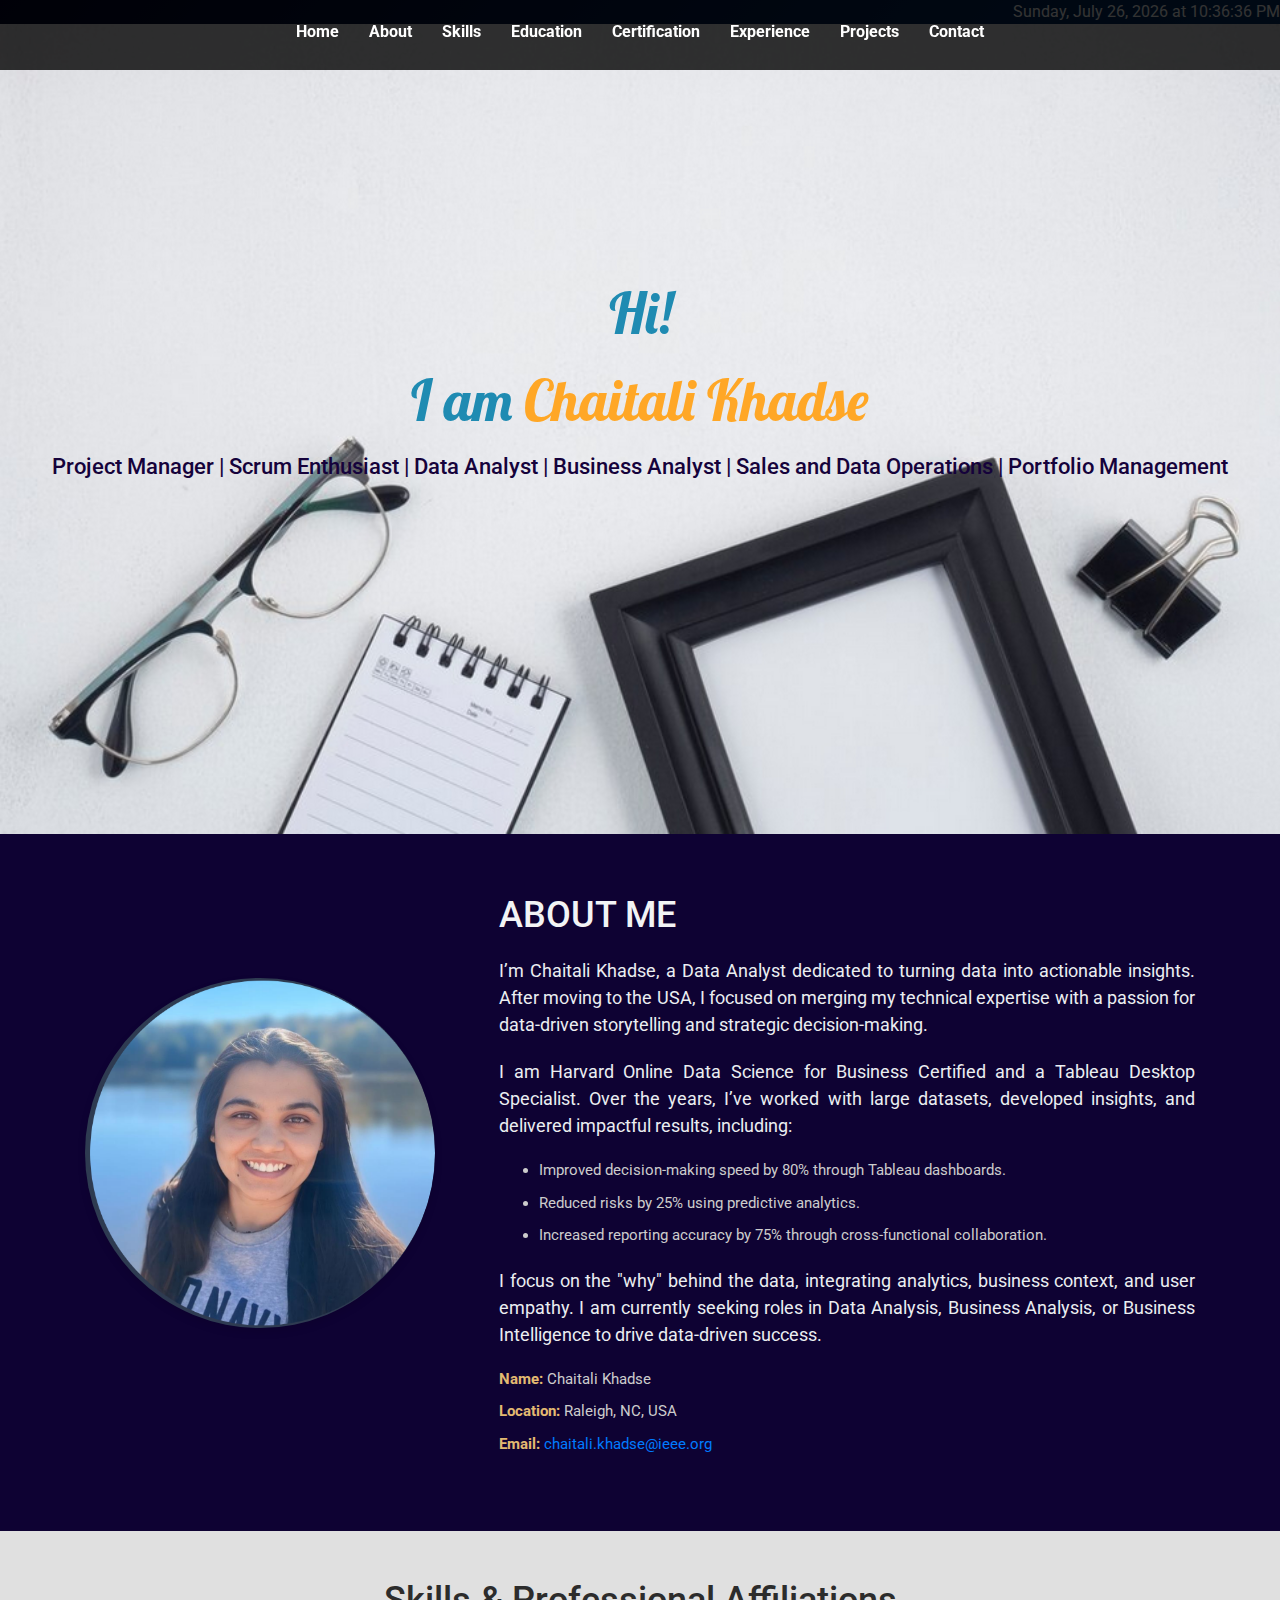
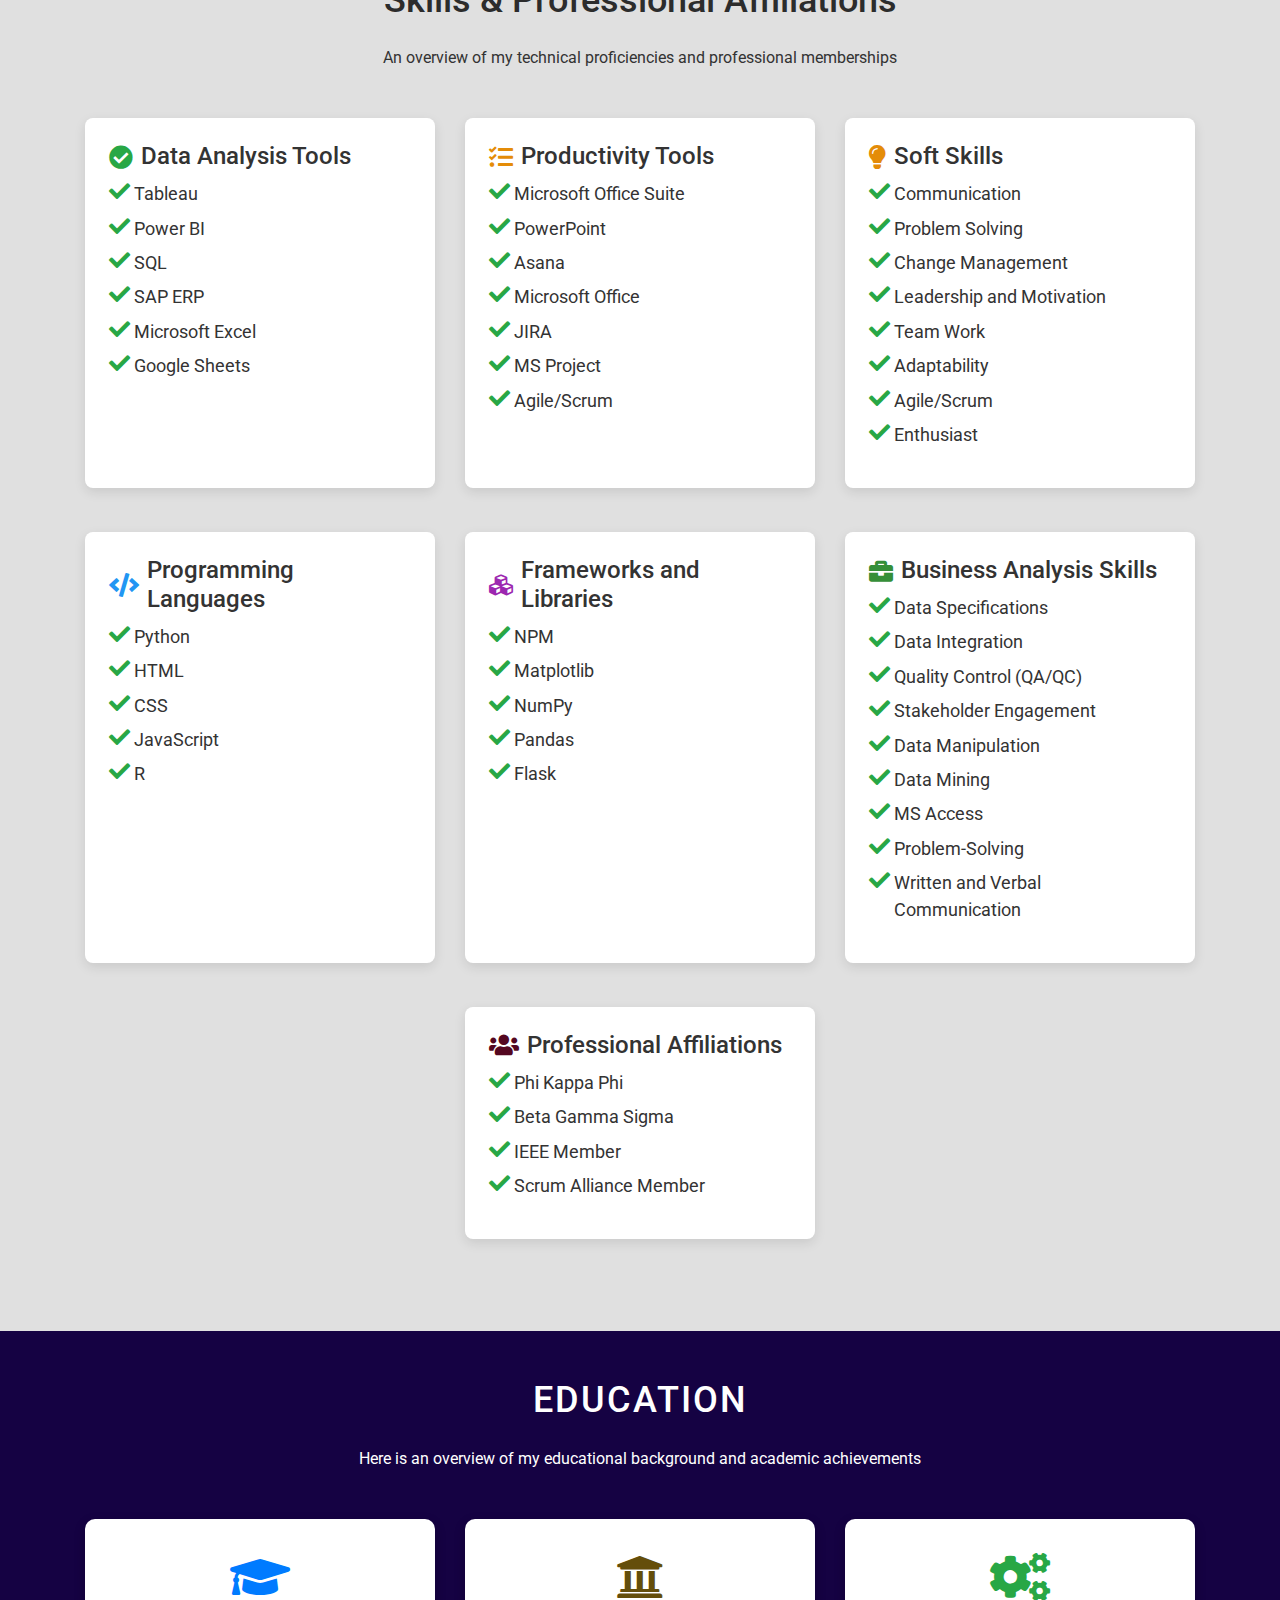
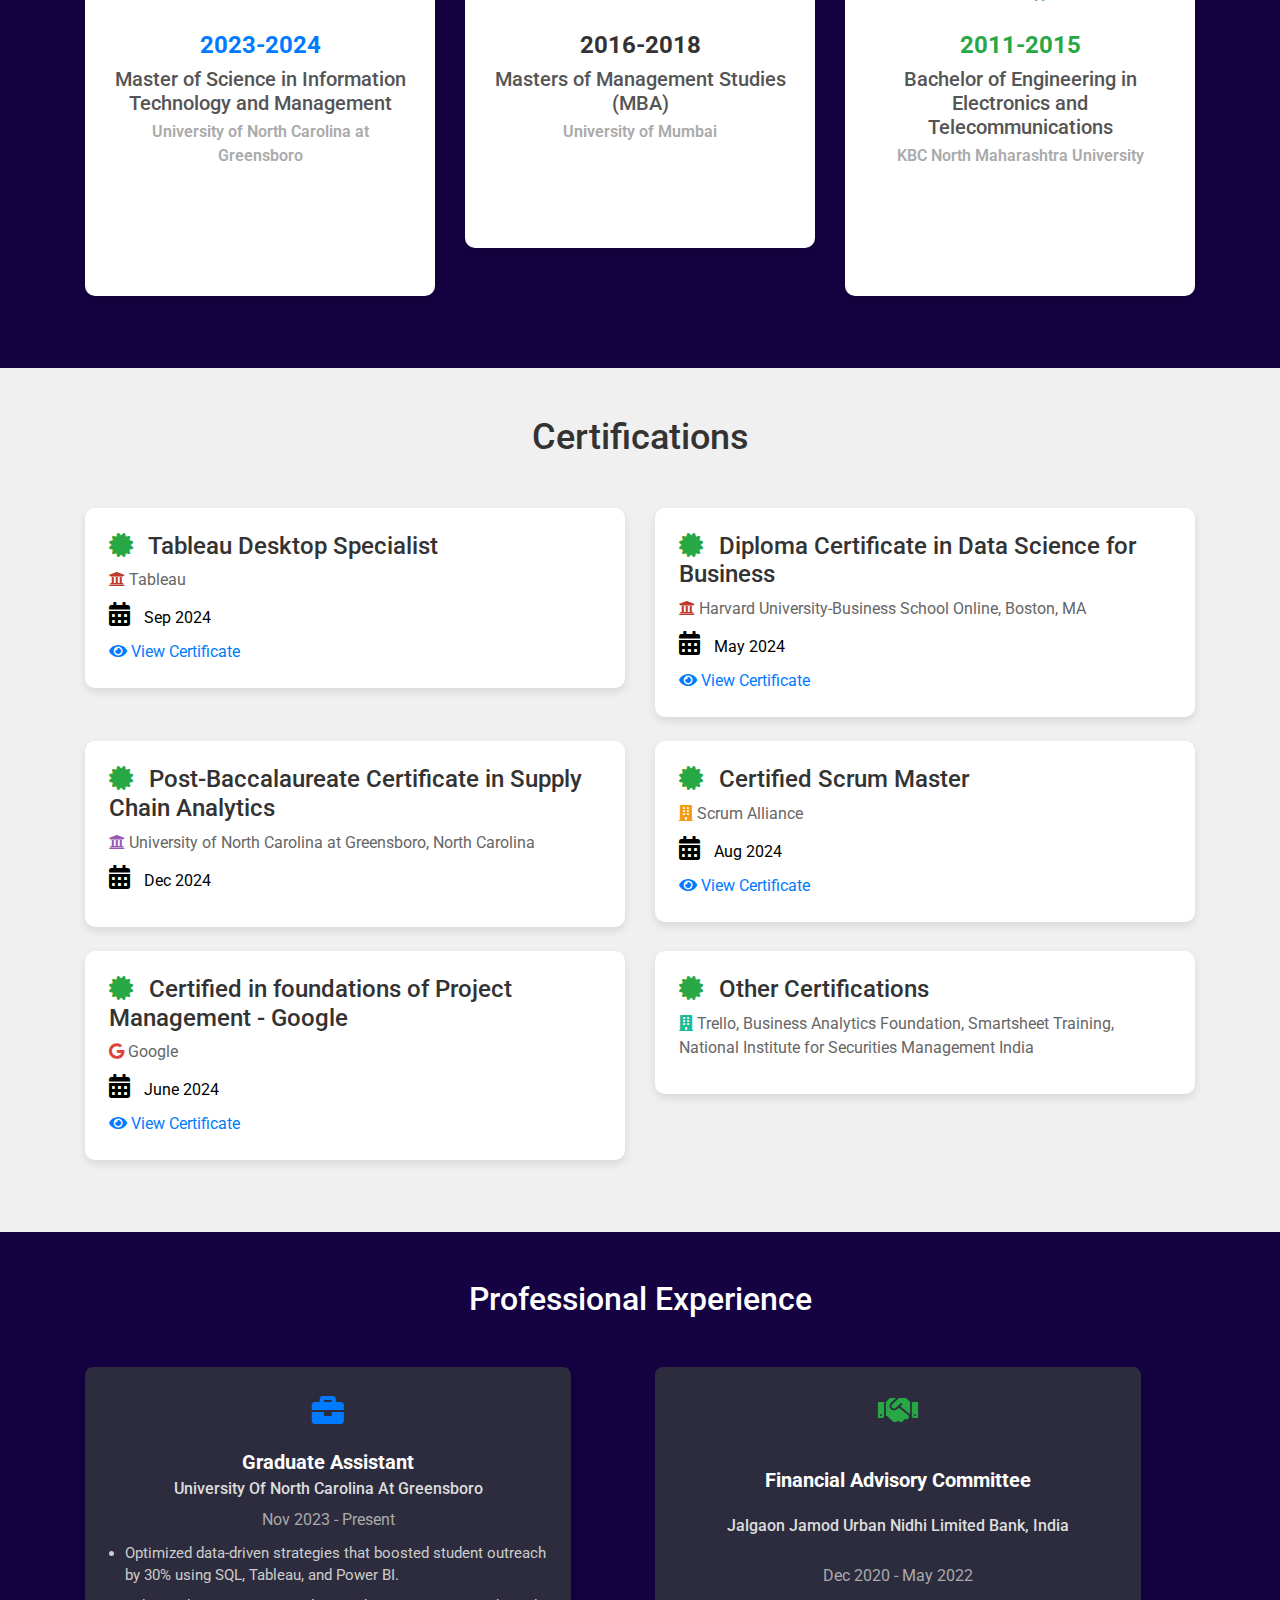
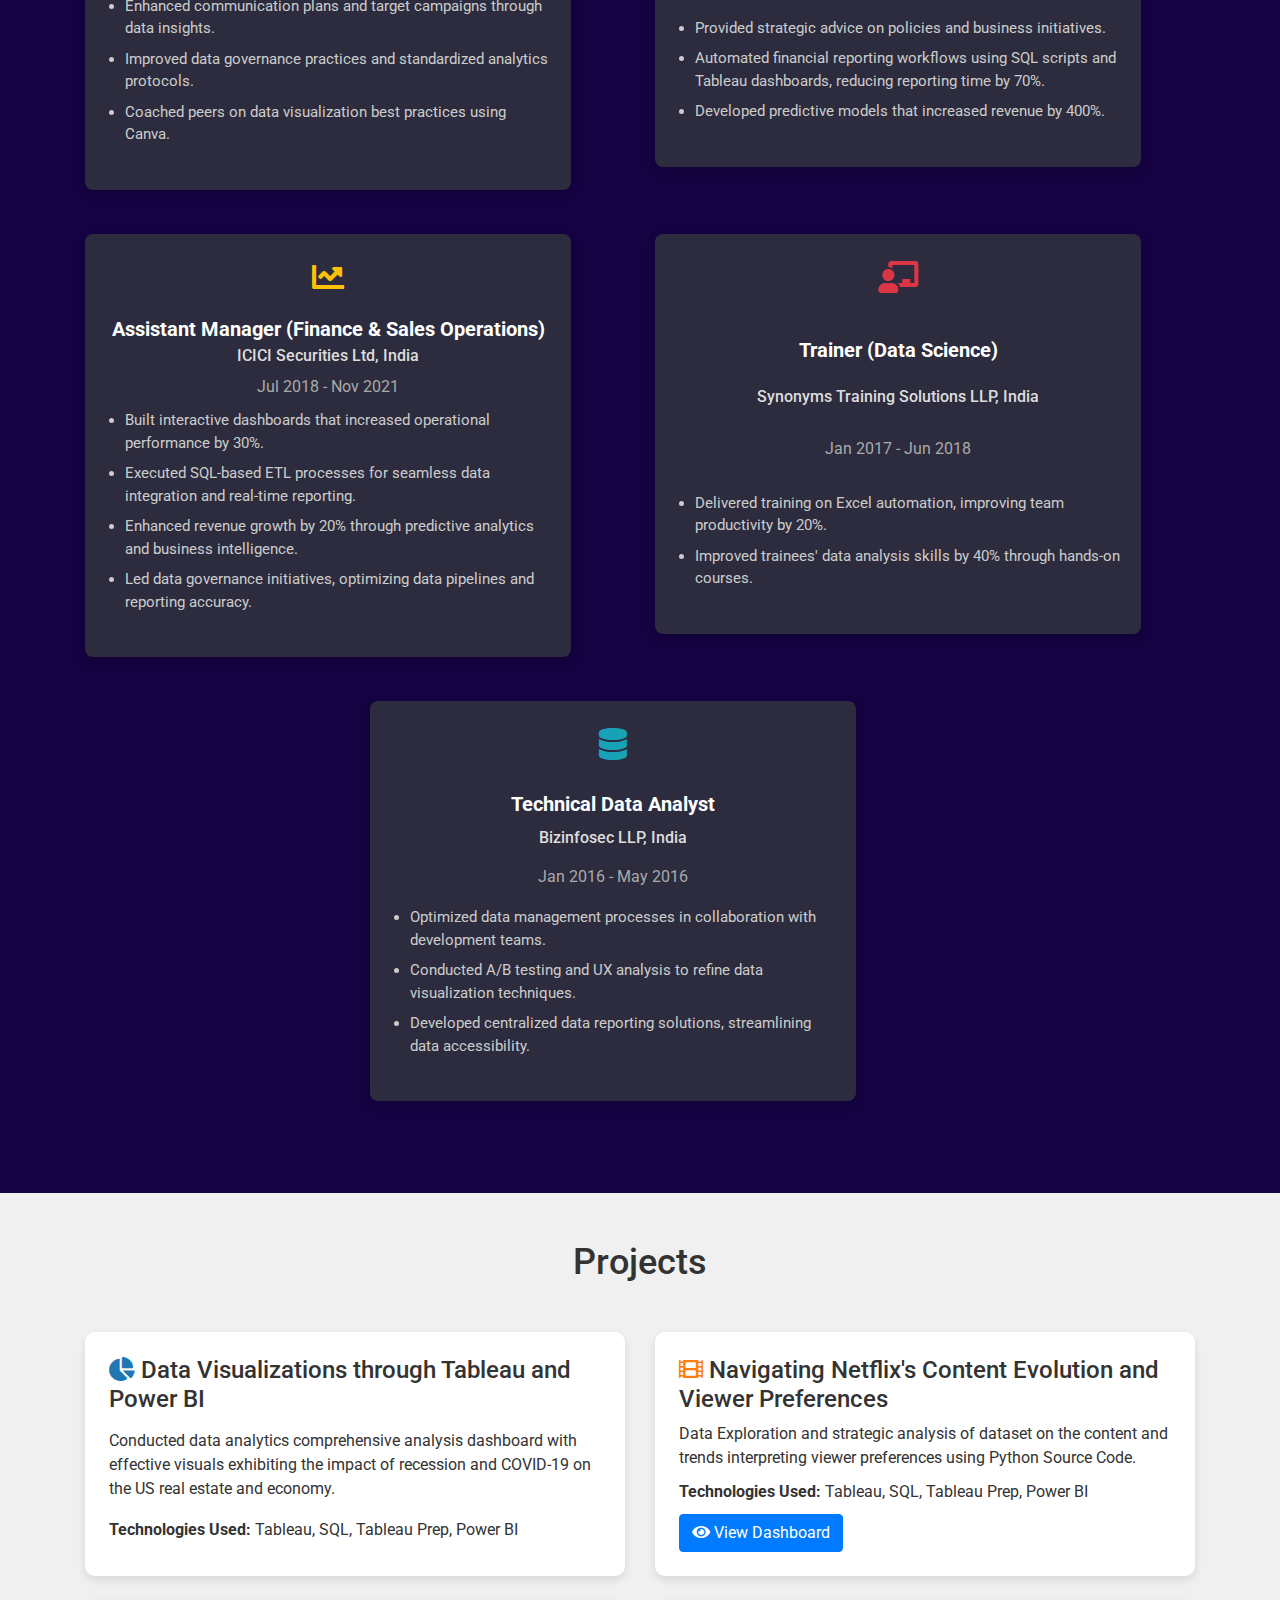
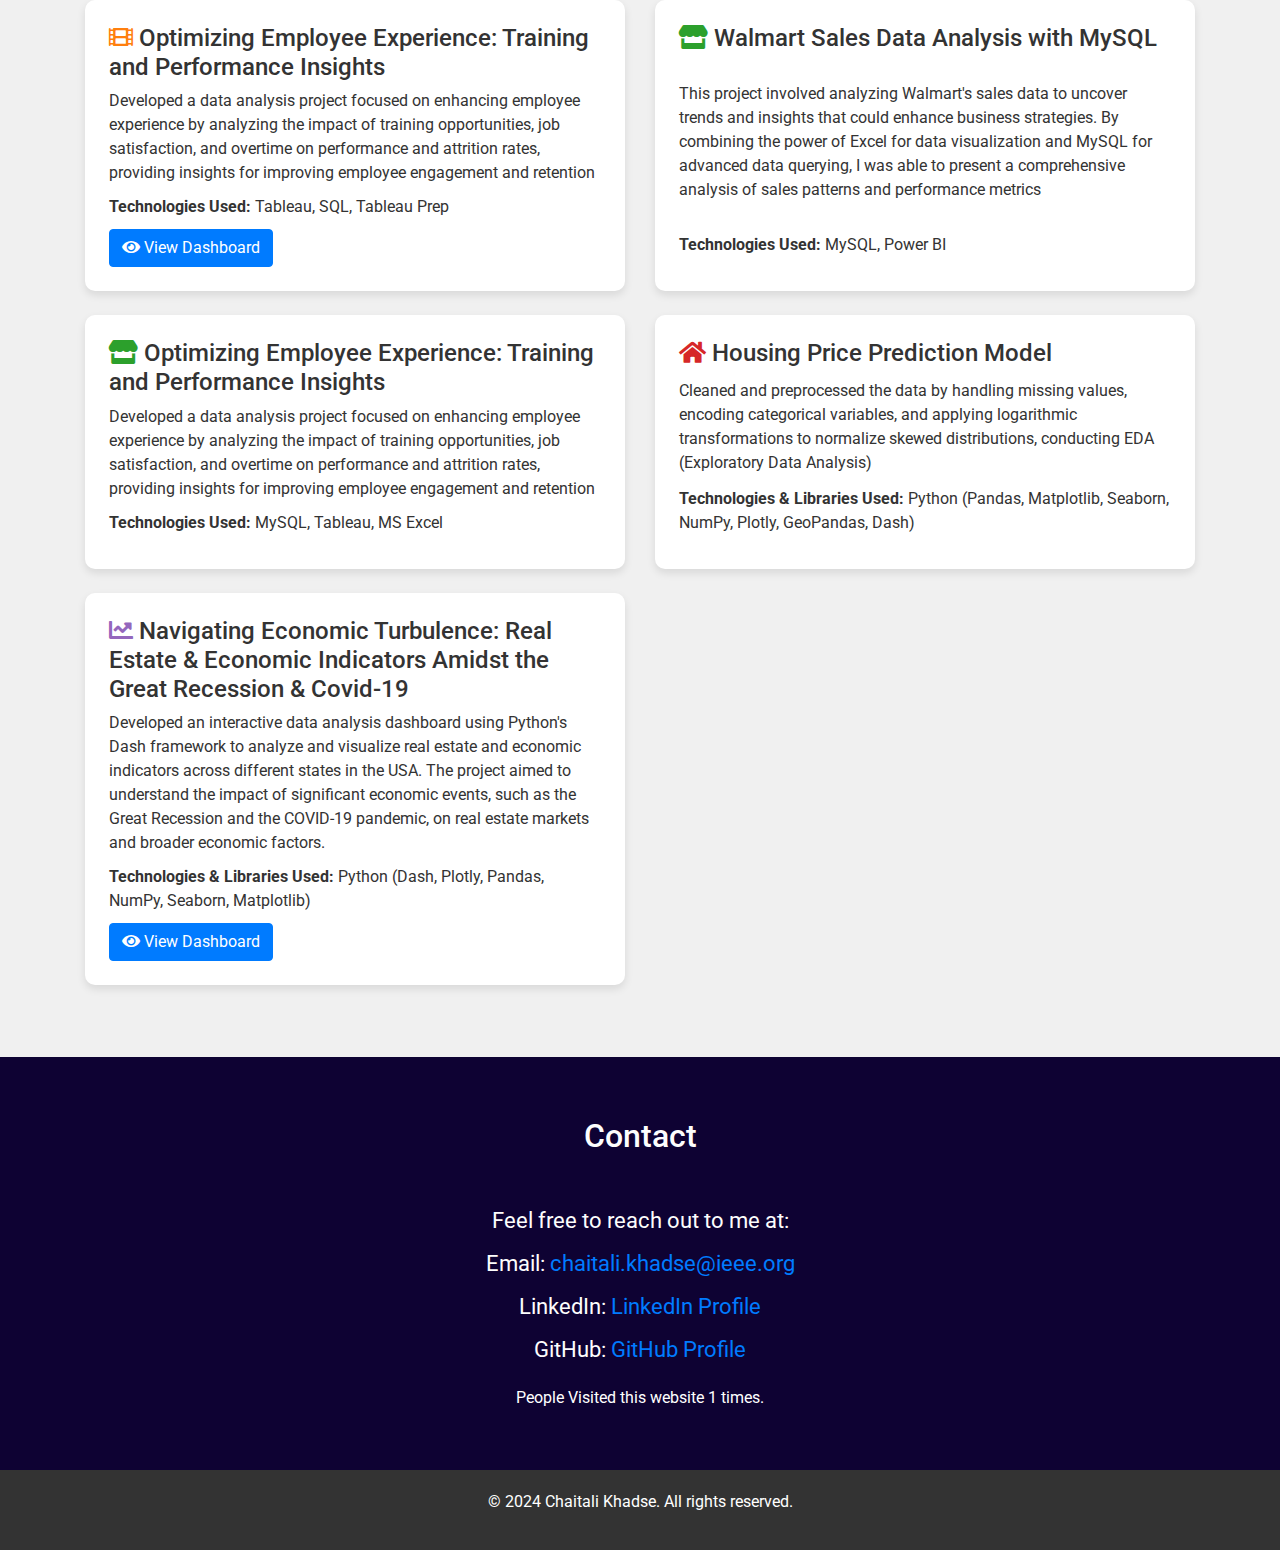
<file: docs-1/index.html>
<!DOCTYPE html>
<html lang="en">
<head>
    <meta charset="UTF-8">
    <meta name="viewport" content="width=device-width, initial-scale=1.0">
    <title>Chaitali Khadse - Portfolio</title>
    <link href="https://stackpath.bootstrapcdn.com/bootstrap/4.5.2/css/bootstrap.min.css" rel="stylesheet">
    <link href="https://cdnjs.cloudflare.com/ajax/libs/font-awesome/5.15.4/css/all.min.css" rel="stylesheet">
    <link href="https://fonts.googleapis.com/css2?family=Roboto:wght@400;700&family=Lobster&display=swap" rel="stylesheet">
    <link rel="stylesheet" href="styles.css">
    <div id="date-time" class="text-right text-white"></div>

</head>

<body>
    <header id="header">
        <div id="date-time" class="text-right text-white"></div>
        <nav>
            <ul class="nav-list d-flex align-items-center justify-content-center">
                
                <li><a href="#home">Home</a></li>
                <li><a href="#about">About</a></li>
                <li><a href="#skills">Skills</a></li>
                <li><a href="#education">Education</a></li>
                <li><a href="#certifications">Certification</a></li>
                <li><a href="#experience">Experience</a></li>
                <li><a href="#projects">Projects</a></li>
                <li><a href="#contact">Contact</a></li>
            </ul>
        </nav>
        <div class="hero-content">
            <h1>Hi!</h1>
            <h1>I am <span class="highlight">Chaitali Khadse</span></h1>
            <h1><span class="highlight"></span></h1>
            <h3 style="padding-bottom: 90px;">Project Manager | Scrum Enthusiast | Data Analyst | Business Analyst | Sales and Data Operations | Portfolio Management</h3>

        </div>
    </header>
    
    

    <section id="about">
        <div class="container">
            <div class="about-content d-flex align-items-center">
                
                <!-- Profile Image -->
                <div class="about-image">
                    <img src="image.png" alt="Chaitali Khadse" loading="lazy">
                </div>
                
                <!-- About Details -->
                <div class="about-details ml-4">
                    <h2>About Me</h2>
                    
                    <!-- Introduction Paragraph -->
                    <p>
                        I’m Chaitali Khadse, a Data Analyst dedicated to turning data into actionable insights. After moving to the USA, I focused on merging my technical expertise with a passion for data-driven storytelling and strategic decision-making.
                    </p>
                    
                    <!-- Certifications Paragraph -->
                    <p>
                        I am Harvard Online Data Science for Business Certified and a Tableau Desktop Specialist. Over the years, I’ve worked with large datasets, developed insights, and delivered impactful results, including:
                    </p>
                    
                    <!-- Achievements List -->
                    <ul class="about-achievements">
                        <li>Improved decision-making speed by 80% through Tableau dashboards.</li>
                        <li>Reduced risks by 25% using predictive analytics.</li>
                        <li>Increased reporting accuracy by 75% through cross-functional collaboration.</li>
                    </ul>
                    
                    <!-- Focus Paragraph -->
                    <p>
                        I focus on the "why" behind the data, integrating analytics, business context, and user empathy. I am currently seeking roles in Data Analysis, Business Analysis, or Business Intelligence to drive data-driven success.
                    </p>
                    
                    <!-- Personal Information -->
                    <ul class="about-info mt-3">
                        <li><strong>Name:</strong> Chaitali Khadse</li>
                        <li><strong>Location:</strong> Raleigh, NC, USA</li>
                        <li><strong>Email:</strong> <a href="mailto:chaitali.khadse@ieee.org">chaitali.khadse@ieee.org</a></li>
                    </ul>
                </div>
            </div>
        </div>
    </section>
    

    
    <section id="skills" class="py-5 position-relative">
    <div class="container position-relative">
        <h2 class="text-center mb-4">Skills & Professional Affiliations</h2>
        <p class="text-center mb-5">An overview of my technical proficiencies and professional memberships</p>

        <!-- Background text -->
        <div class="background-text position-absolute w-100 h-100 d-flex justify-content-center align-items-center" 
             style="top: 0; left: 0; z-index: -1;">
            <span style="font-size: 200px; color: rgba(232, 34, 34, 0.1); text-transform: uppercase;">Skills</span>
        </div>

        <div class="row justify-content-center">
            <!-- Data Analysis Tools -->
            <div class="col-md-6 col-lg-4 mb-4 d-flex align-items-stretch">
                <div class="skills-card p-4 w-100">
                    <h4 class="mb-2">
                        <i class="fas fa-check-circle icon" style="color: #28a745;"></i> Data Analysis Tools
                    </h4>
                    <ul class="list-unstyled">
                        <li><i class="fas fa-check"></i> Tableau</li>
                        <li><i class="fas fa-check"></i> Power BI</li>
                        <li><i class="fas fa-check"></i> SQL</li>
                        <li><i class="fas fa-check"></i> SAP ERP</li>
                        <li><i class="fas fa-check"></i> Microsoft Excel</li>
                        <li><i class="fas fa-check"></i> Google Sheets</li>
                    </ul>
                </div>
            </div>

            <!-- Productivity Tools -->
            <div class="col-md-6 col-lg-4 mb-4 d-flex align-items-stretch">
                <div class="skills-card p-4 w-100">
                    <h4 class="mb-2">
                        <i class="fas fa-tasks icon" style="color: #e48c08;"></i> Productivity Tools
                    </h4>
                    <ul class="list-unstyled">
                        <li><i class="fas fa-check"></i> Microsoft Office Suite</li>
                        <li><i class="fas fa-check"></i> PowerPoint</li>
                        <li><i class="fas fa-check"></i> Asana</li>
                        <li><i class="fas fa-check"></i> Microsoft Office</li>
                        <li><i class="fas fa-check"></i> JIRA</li>
                        <li><i class="fas fa-check"></i> MS Project</li>
                        <li><i class="fas fa-check"></i> Agile/Scrum</li>
                    </ul>
                </div>
            </div>

            <!-- Soft Skills -->
            <div class="col-md-6 col-lg-4 mb-4 d-flex align-items-stretch">
                <div class="skills-card p-4 w-100">
                    <h4 class="mb-2">
                        <i class="fas fa-lightbulb icon" style="color: #e48c08;"></i> Soft Skills
                    </h4>
                    <ul class="list-unstyled">
                        <li><i class="fas fa-check"></i> Communication</li>
                        <li><i class="fas fa-check"></i> Problem Solving</li>
                        <li><i class="fas fa-check"></i> Change Management</li>
                        <li><i class="fas fa-check"></i> Leadership and Motivation</li>
                        <li><i class="fas fa-check"></i> Team Work</li>
                        <li><i class="fas fa-check"></i> Adaptability</li>
                        <li><i class="fas fa-check"></i> Agile/Scrum</li>
                        <li><i class="fas fa-check"></i> Enthusiast</li>
                    </ul>
                </div>
            </div>
        </div>

        <div class="row justify-content-center">
            <!-- Programming Languages -->
            <div class="col-md-6 col-lg-4 mb-4 d-flex align-items-stretch">
                <div class="skills-card p-4 w-100">
                    <h4 class="mb-2">
                        <i class="fas fa-code icon" style="color: #2196f3;"></i> Programming Languages
                    </h4>
                    <ul class="list-unstyled">
                        <li><i class="fas fa-check"></i> Python</li>
                        <li><i class="fas fa-check"></i> HTML</li>
                        <li><i class="fas fa-check"></i> CSS</li>
                        <li><i class="fas fa-check"></i> JavaScript</li>
                        <li><i class="fas fa-check"></i> R</li>
                    </ul>
                </div>
            </div>

            <!-- Frameworks and Libraries -->
            <div class="col-md-6 col-lg-4 mb-4 d-flex align-items-stretch">
                <div class="skills-card p-4 w-100">
                    <h4 class="mb-2">
                        <i class="fas fa-cubes icon" style="color: #9c27b0;"></i> Frameworks and Libraries
                    </h4>
                    <ul class="list-unstyled">
                        <li><i class="fas fa-check"></i> NPM</li>
                        <li><i class="fas fa-check"></i> Matplotlib</li>
                        <li><i class="fas fa-check"></i> NumPy</li>
                        <li><i class="fas fa-check"></i> Pandas</li>
                        <li><i class="fas fa-check"></i> Flask</li>
                    </ul>
                </div>
            </div>

            <!-- Business Analysis Skills -->
            <div class="col-md-6 col-lg-4 mb-4 d-flex align-items-stretch">
                <div class="skills-card p-4 w-100">
                    <h4 class="mb-2">
                        <i class="fas fa-briefcase icon" style="color: #358f38;"></i> Business Analysis Skills
                    </h4>
                    <ul class="list-unstyled">
                        <li><i class="fas fa-check"></i> Data Specifications</li>
                        <li><i class="fas fa-check"></i> Data Integration</li>
                        <li><i class="fas fa-check"></i> Quality Control (QA/QC)</li>
                        <li><i class="fas fa-check"></i> Stakeholder Engagement</li>
                        <li><i class="fas fa-check"></i> Data Manipulation</li>
                        <li><i class="fas fa-check"></i> Data Mining</li>
                        <li><i class="fas fa-check"></i> MS Access</li>
                        <li><i class="fas fa-check"></i> Problem-Solving</li>
                        <li><i class="fas fa-check"></i> Written and Verbal Communication</li>
                    </ul>
                </div>
            </div>

            <!-- Professional Affiliations -->
            <div class="col-md-6 col-lg-4 mb-4 d-flex align-items-stretch">
                <div class="skills-card p-4 w-100">
                    <h4 class="mb-2">
                        <i class="fas fa-users icon" style="color: #540720;"></i> Professional Affiliations
                    </h4>
                    <ul class="list-unstyled">
                        <li><i class="fas fa-check"></i> Phi Kappa Phi </li>
                        <li><i class="fas fa-check"></i> Beta Gamma Sigma </li>
                        <li><i class="fas fa-check"></i> IEEE Member</li>
                        <li><i class="fas fa-check"></i> Scrum Alliance Member</li>
                    </ul>
                </div>
            </div>
        </div>
    </div>
</section>


    
    
    
    

    <section id="education" class="py-5">
        <div class="container position-relative">
            <h2 class="text-center mb-4">Education</h2>
            <p class="text-center mb-5">Here is an overview of my educational background and academic achievements</p>
    
            <!-- Background text -->
            
    
            <div class="row">
                <div class="col-lg-4 mb-4">
                    <div class="education-card p-4">
                        <div class="education-icon mb-3">
                            <i class="fas fa-graduation-cap" style="color: #007bff;"></i>
                        </div>
                        <h4 class="text-primary mb-2">2023-2024</h4>
                        <h5>Master of Science in Information Technology and Management</h5>
                        <p class="university-name text-muted">University of North Carolina at Greensboro</p>
                        <p>An advanced program focusing on information technology and management techniques.</p>
                    </div>
                </div>
                <div class="col-lg-4 mb-4">
                    <div class="education-card p-4">
                        <div class="education-icon mb-3">
                            <i class="fas fa-university" style="color: #644e0b;"></i>
                        </div>
                        <h4 class="custom-year-color mb-2">2016-2018</h4>
                        <h5>Masters of Management Studies (MBA)</h5>
                        <p class="university-name text-muted">University of Mumbai</p>
                        <p>A comprehensive management program covering various business disciplines.</p>
                    </div>
                </div>
                <div class="col-lg-4 mb-4">
                    <div class="education-card p-4">
                        <div class="education-icon mb-3">
                            <i class="fas fa-cogs" style="color: #28a745;"></i>
                        </div>
                        <h4 class="text-success mb-2">2011-2015</h4>
                        <h5>Bachelor of Engineering in Electronics and Telecommunications</h5>
                        <p class="university-name text-muted">KBC North Maharashtra University</p>
                        <p>An engineering program focusing on electronics and telecommunication systems.</p>
                    </div>
                </div>
            </div>
        </div>
    </section>
    
    
    
    
    <section id="certifications" class="py-5">
        <div class="container position-relative">
            <h2 class="text-center mb-5">Certifications</h2>
            
           
        
        <div class="row">
            <div class="col-lg-6 mb-4">
                <div class="certificate-card p-4">
                    <h4 class="mb-2">
                        <i class="fas fa-certificate icon" style="color: #28a745;"></i> Tableau Desktop Specialist
                    </h4>
                    <p><i class="fas fa-university" style="color: #c0392b;"></i> Tableau</p>
                    <p class="date"><i class="icon fas fa-calendar-alt"></i> Sep 2024</p>
                    <div class="mt-2">
                        <a href="data1.png" target="_blank" class="text-primary">
                            <i class="fas fa-eye"></i> View Certificate
                        </a>
                    </div>
                </div>
            </div>

            <div class="col-lg-6 mb-4">
                <div class="certificate-card p-4">
                    <h4 class="mb-2">
                        <i class="fas fa-certificate icon" style="color: #28a745;"></i> Diploma Certificate in Data Science for Business
                    </h4>
                    <p><i class="fas fa-university" style="color: #c0392b;"></i> Harvard University-Business School Online, Boston, MA</p>
                    <p class="date"><i class="icon fas fa-calendar-alt"></i> May 2024</p>
                    <div class="mt-2">
                        <a href="data.png" target="_blank" class="text-primary">
                            <i class="fas fa-eye"></i> View Certificate
                        </a>
                    </div>
                </div>
            </div>

            <div class="col-lg-6 mb-4">
                <div class="certificate-card p-4">
                    <h4 class="mb-2">
                        <i class="fas fa-certificate icon" style="color: #28a745;"></i> Post-Baccalaureate Certificate in Supply Chain Analytics
                    </h4>
                    <p><i class="fas fa-university" style="color: #9b59b6;"></i> University of North Carolina at Greensboro, North Carolina</p>
                    <p class="date"><i class="icon fas fa-calendar-alt"></i> Dec 2024</p>
                </div>
            </div>

            <div class="col-lg-6 mb-4">
                <div class="certificate-card p-4">
                    <h4 class="mb-2">
                        <i class="fas fa-certificate icon" style="color: #28a745;"></i> Certified Scrum Master
                    </h4>
                    <p><i class="fas fa-building" style="color: #f39c12;"></i> Scrum Alliance</p>
                    <p class="date"><i class="icon fas fa-calendar-alt"></i> Aug 2024</p>
                    <div class="mt-2">
                        <a href="scrum.png" target="_blank" class="text-primary">
                            <i class="fas fa-eye"></i> View Certificate
                        </a>
                    </div>
                </div>
            </div>

            <div class="col-lg-6 mb-4">
                <div class="certificate-card p-4">
                    <h4 class="mb-2">
                        <i class="fas fa-certificate icon" style="color: #28a745;"></i> Certified in foundations of Project Management - Google
                    </h4>
                    <p><i class="fab fa-google" style="color: #db4437;"></i> Google</p>
                    <p class="date"><i class="icon fas fa-calendar-alt"></i> June 2024</p>
                    <div class="mt-2">
                        <a href="pm.png" target="_blank" class="text-primary">
                            <i class="fas fa-eye"></i> View Certificate
                        </a>
                    </div>
                </div>
            </div>

            <div class="col-lg-6 mb-4">
                <div class="certificate-card p-4">
                    <h4 class="mb-2">
                        <i class="fas fa-certificate icon" style="color: #28a745;"></i> Other Certifications
                    </h4>
                    <p><i class="fas fa-building" style="color: #1abc9c;"></i> Trello, Business Analytics Foundation, Smartsheet Training, National Institute for Securities Management India</p>
                </div>
            </div>
        </div>
    </div>
</section>
    
    
    
    
    
    
<section id="experience" class="py-5">
    <div class="container">
        <h2 class="text-center mb-5">Professional Experience</h2>
        <div class="row justify-content-center">
            <!-- Experience Card 1 -->
            <div class="col-md-6 mb-4">
                <div class="experience-card">
                    <div class="experience-icon">
                        <i class="fas fa-briefcase" style="color: #007bff;"></i>
                    </div>
                    <h5>Graduate Assistant</h5>
                    <h6>University Of North Carolina At Greensboro</h6>
                    <span class="text-muted">Nov 2023 - Present</span>
                    <ul>
                        <li>Optimized data-driven strategies that boosted student outreach by 30% using SQL, Tableau, and Power BI.</li>
                        <li>Enhanced communication plans and target campaigns through data insights.</li>
                        <li>Improved data governance practices and standardized analytics protocols.</li>
                        <li>Coached peers on data visualization best practices using Canva.</li>
                    </ul>
                </div>
            </div>

            <!-- Experience Card 2 -->
            <div class="col-md-6 mb-4">
                <div class="experience-card">
                    <div class="experience-icon">
                        <i class="fas fa-handshake" style="color: #28a745;"></i>
                    </div>
                    <h5>Financial Advisory Committee</h5>
                    <h6>Jalgaon Jamod Urban Nidhi Limited Bank, India</h6>
                    <span class="text-muted">Dec 2020 - May 2022</span>
                    <ul>
                        <li>Provided strategic advice on policies and business initiatives.</li>
                        <li>Automated financial reporting workflows using SQL scripts and Tableau dashboards, reducing reporting time by 70%.</li>
                        <li>Developed predictive models that increased revenue by 400%.</li>
                    </ul>
                </div>
            </div>

            <!-- Experience Card 3 -->
            <div class="col-md-6 mb-4">
                <div class="experience-card">
                    <div class="experience-icon">
                        <i class="fas fa-chart-line" style="color: #ffc107;"></i>
                    </div>
                    <h5>Assistant Manager (Finance & Sales Operations)</h5>
                    <h6>ICICI Securities Ltd, India</h6>
                    <span class="text-muted">Jul 2018 - Nov 2021</span>
                    <ul>
                        <li>Built interactive dashboards that increased operational performance by 30%.</li>
                        <li>Executed SQL-based ETL processes for seamless data integration and real-time reporting.</li>
                        <li>Enhanced revenue growth by 20% through predictive analytics and business intelligence.</li>
                        <li>Led data governance initiatives, optimizing data pipelines and reporting accuracy.</li>
                    </ul>
                </div>
            </div>

            <!-- Experience Card 4 -->
            <div class="col-md-6 mb-4">
                <div class="experience-card">
                    <div class="experience-icon">
                        <i class="fas fa-chalkboard-teacher" style="color: #dc3545;"></i>
                    </div>
                    <h5>Trainer (Data Science)</h5>
                    <h6>Synonyms Training Solutions LLP, India</h6>
                    <span class="text-muted">Jan 2017 - Jun 2018</span>
                    <ul>
                        <li>Delivered training on Excel automation, improving team productivity by 20%.</li>
                        <li>Improved trainees' data analysis skills by 40% through hands-on courses.</li>
                    </ul>
                </div>
            </div>

            <!-- Experience Card 5 -->
            <div class="col-md-6 mb-4">
                <div class="experience-card">
                    <div class="experience-icon">
                        <i class="fas fa-database" style="color: #17a2b8;"></i>
                    </div>
                    <h5>Technical Data Analyst</h5>
                    <h6>Bizinfosec LLP, India</h6>
                    <span class="text-muted">Jan 2016 - May 2016</span>
                    <ul>
                        <li>Optimized data management processes in collaboration with development teams.</li>
                        <li>Conducted A/B testing and UX analysis to refine data visualization techniques.</li>
                        <li>Developed centralized data reporting solutions, streamlining data accessibility.</li>
                    </ul>
                </div>
            </div>

            <!-- Experience Card 6 (Placeholder) -->
            
        </div>
    </div>
</section>


    
    
    <section id="projects" class="py-5">
        <div class="container position-relative">
            <h2 class="text-center mb-5">Projects</h2>
    
            <div class="row">
                <div class="col-lg-6 col-md-6 mb-4">
                    <div class="project-card p-4 h-100">
                        <h4 class="mb-2">
                            <i class="fas fa-chart-pie icon" style="color: #1f77b4;"></i> Data Visualizations through Tableau and Power BI
                        </h4>
                        <p>Conducted data analytics comprehensive analysis dashboard with effective visuals exhibiting the impact of recession and COVID-19 on the US real estate and economy.</p>
                        <p><strong>Technologies Used:</strong> Tableau, SQL, Tableau Prep, Power BI</p>
                    </div>
                </div>
    
                <div class="col-lg-6 col-md-6 mb-4">
                    <div class="project-card p-4 h-100">
                        <h4 class="mb-2">
                            <i class="fas fa-film icon" style="color: #ff7f0e;"></i> Navigating Netflix's Content Evolution and Viewer Preferences
                        </h4>
                        <p>Data Exploration and strategic analysis of dataset on the content and trends interpreting viewer preferences using Python Source Code.</p>
                        <p><strong>Technologies Used:</strong> Tableau, SQL, Tableau Prep, Power BI</p>
                        <div class="view-dashboard">
                            <a href="netflix.png" target="_blank" class="btn btn-primary">
                                <i class="fas fa-eye"></i> View Dashboard
                            </a>
                        </div>
                    </div>
                </div>
                 <div class="col-lg-6 col-md-6 mb-4">
                    <div class="project-card p-4 h-100">
                        <h4 class="mb-2">
                            <i class="fas fa-film icon" style="color: #ff7f0e;"></i> Optimizing Employee Experience: Training and Performance Insights
                        </h4>
                        <p>Developed a data analysis project focused on enhancing employee experience by analyzing the impact of training opportunities, job satisfaction, and overtime on performance and attrition rates, providing insights for improving employee engagement and retention </p>
                        <p><strong>Technologies Used:</strong> Tableau, SQL, Tableau Prep</p>
                        <div class="view-dashboard">
                            <a href="netflix.png" target="_blank" class="btn btn-primary">
                                <i class="fas fa-eye"></i> View Dashboard
                            </a>
                        </div>
                    </div>
                </div>    
                <div class="col-lg-6 col-md-6 mb-4">
                    <div class="project-card p-4 h-100">
                        <h4 class="mb-2">
                            <i class="fas fa-store icon" style="color: #2ca02c;"></i> Walmart Sales Data Analysis with MySQL
                        </h4>
                        <p>This project involved analyzing Walmart's sales data to uncover trends and insights that could enhance business strategies. By combining the power of Excel for data visualization and MySQL for advanced data querying, I was able to present a comprehensive analysis of sales patterns and performance metrics</p>
                        <p><strong>Technologies Used:</strong> MySQL, Power BI</p>
                    </div>
                </div>
                 <div class="col-lg-6 col-md-6 mb-4">
                    <div class="project-card p-4 h-100">
                        <h4 class="mb-2">
                            <i class="fas fa-store icon" style="color: #2ca02c;"></i> Optimizing Employee Experience: Training and Performance Insights
                        </h4>
                        <p>Developed a data analysis project focused on enhancing employee experience by analyzing the impact of training opportunities, job satisfaction, and overtime on performance and attrition rates, providing insights for improving employee engagement and retention </p>
                        <p><strong>Technologies Used:</strong> MySQL, Tableau, MS Excel</p>
                    </div>
                </div>
                <div class="col-lg-6 col-md-6 mb-4">
                    <div class="project-card p-4 h-100">
                        <h4 class="mb-2">
                            <i class="fas fa-home icon" style="color: #d62728;"></i> Housing Price Prediction Model
                        </h4>
                        <p>Cleaned and preprocessed the data by handling missing values, encoding categorical variables, and applying logarithmic transformations to normalize skewed distributions, conducting EDA (Exploratory Data Analysis)</p>
                        <p><strong>Technologies & Libraries Used:</strong> Python (Pandas, Matplotlib, Seaborn, NumPy, Plotly, GeoPandas, Dash)</p>
                    </div>
                </div>
    
                <div class="col-lg-6 col-md-6 mb-4">
                    <div class="project-card p-4 h-100">
                        <h4 class="mb-2">
                            <i class="fas fa-chart-line icon" style="color: #9467bd;"></i> Navigating Economic Turbulence: Real Estate & Economic Indicators Amidst the Great Recession & Covid-19
                        </h4>
                        <p>Developed an interactive data analysis dashboard using Python's Dash framework to analyze and visualize real estate and economic indicators across different states in the USA. The project aimed to understand the impact of significant economic events, such as the Great Recession and the COVID-19 pandemic, on real estate markets and broader economic factors.</p>
                        <p><strong>Technologies & Libraries Used:</strong> Python (Dash, Plotly, Pandas, NumPy, Seaborn, Matplotlib)</p>
                        <div class="view-dashboard">
                            <a href="python.png" target="_blank" class="btn btn-primary">
                                <i class="fas fa-eye"></i> View Dashboard
                            </a>
                        </div>
                    </div>
                </div>
            </div>
        </div>
    </section>
    
    
    

    <section id="contact">
        <div class="container">
            <h2 class="text-center mb-5">Contact</h2>
            <p class="text-center">Feel free to reach out to me at:</p>
            <p class="text-center">Email: <a href="mailto:chaitali.khadse@ieee.org">chaitali.khadse@ieee.org</a></p>
            <p class="text-center">LinkedIn: <a href="https://www.linkedin.com/in/chaitalikhadse/" target="_blank">LinkedIn Profile</a></p>
            <p class="text-center">GitHub: <a href="https://github.com/chaitali-khadse" target="_blank">GitHub Profile</a></p>
            <div id="visit-counter" style="text-align: center; margin-top: 20px; color: white;"></div>

        </div>
    </section>

    <footer>
        <p>&copy; 2024 Chaitali Khadse. All rights reserved.</p>
        
    </footer>
    <script>
        function updateDateTime() {
            const now = new Date();
            const options = {
                weekday: 'long', 
                year: 'numeric', 
                month: 'long', 
                day: 'numeric', 
                hour: '2-digit', 
                minute: '2-digit', 
                second: '2-digit'
            };
            const dateTimeString = now.toLocaleDateString('en-US', options);
            document.getElementById('date-time').textContent = dateTimeString;
        }
    
        setInterval(updateDateTime, 1000); // Update the date and time every second
        updateDateTime(); // Initial call to set the date and time immediately when the page loads
    </script>
    <script>
        // Check if a visit counter already exists in local storage
        if (localStorage.getItem('visitCount')) {
            // Increment the visit count
            let visitCount = parseInt(localStorage.getItem('visitCount'), 10);
            visitCount++;
            localStorage.setItem('visitCount', visitCount);
        } else {
            // If no counter exists, initialize it
            localStorage.setItem('visitCount', 1);
        }
    
        // Display the visit count
        document.addEventListener("DOMContentLoaded", function() {
            let visitCount = localStorage.getItem('visitCount');
            document.getElementById('visit-counter').innerText = "People Visited this website " + visitCount + " times.";
        });
    </script>
   
    
</body>
</html>
</file>
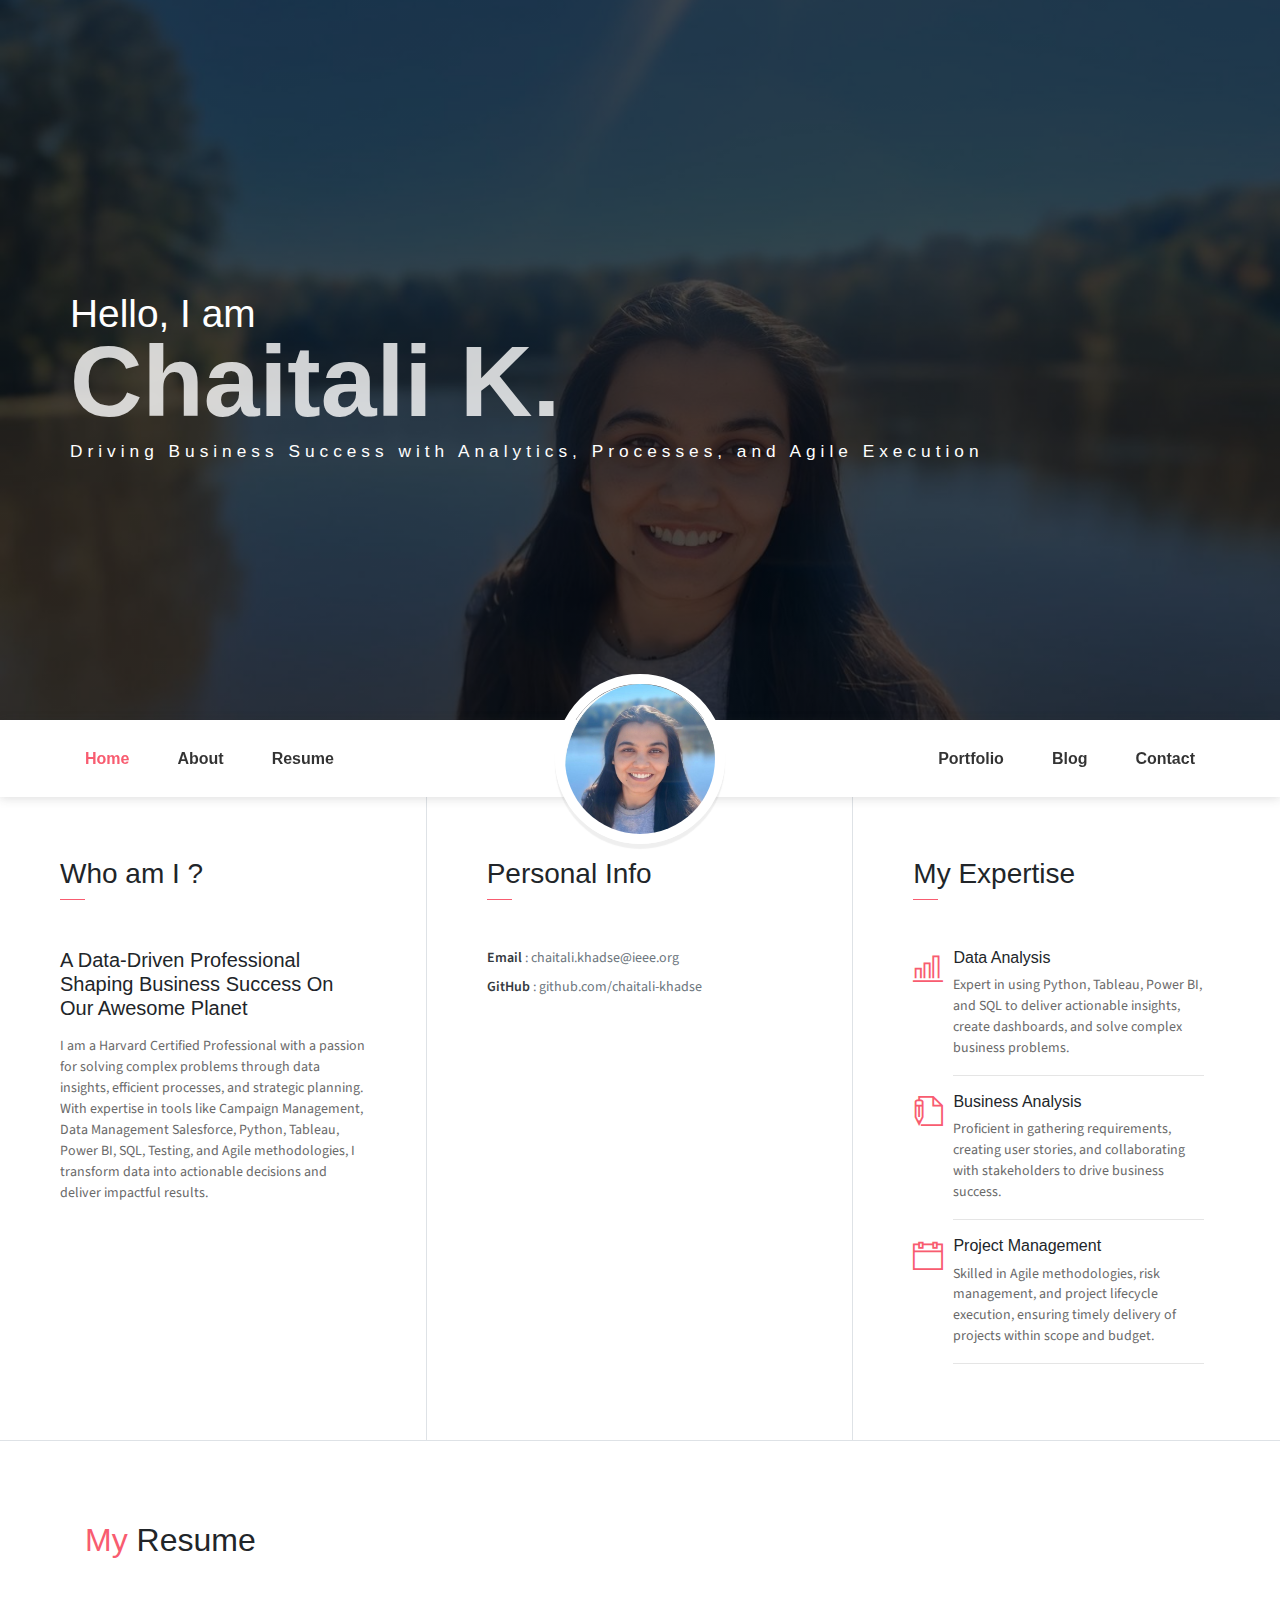
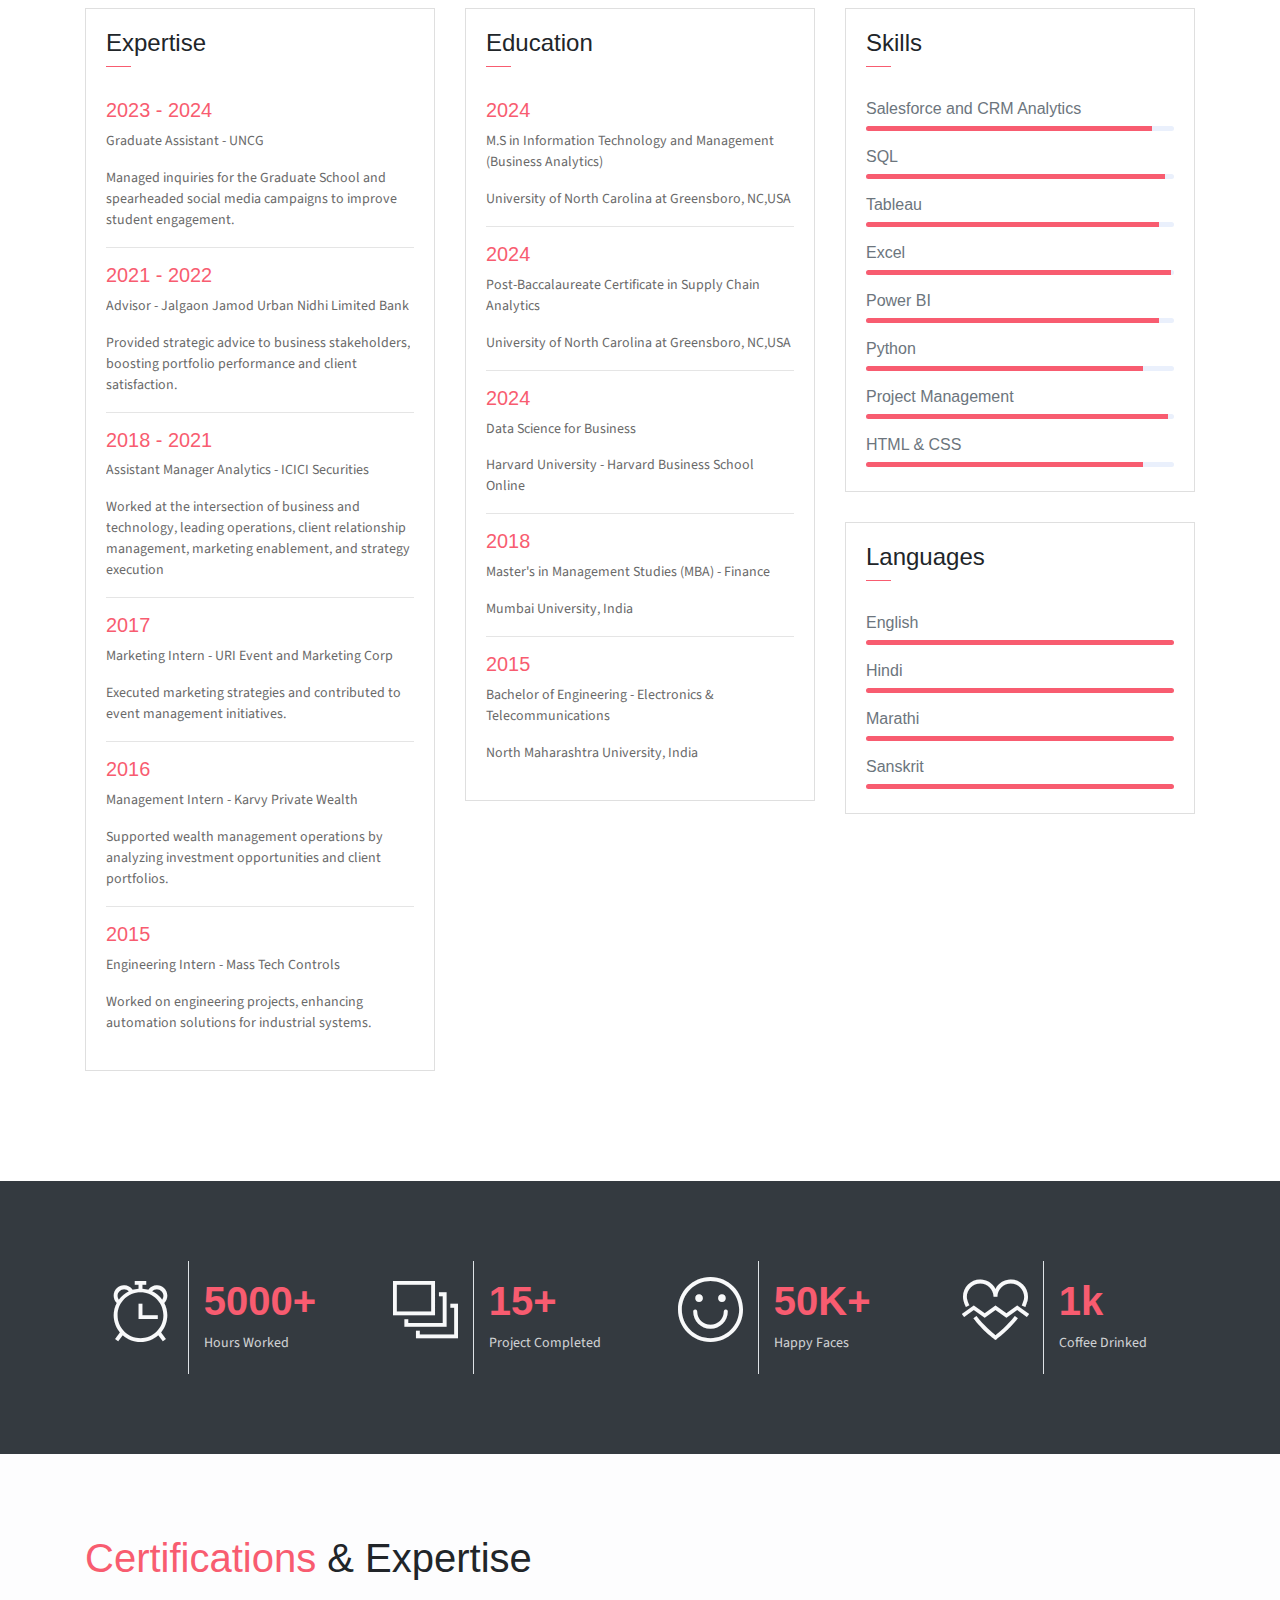
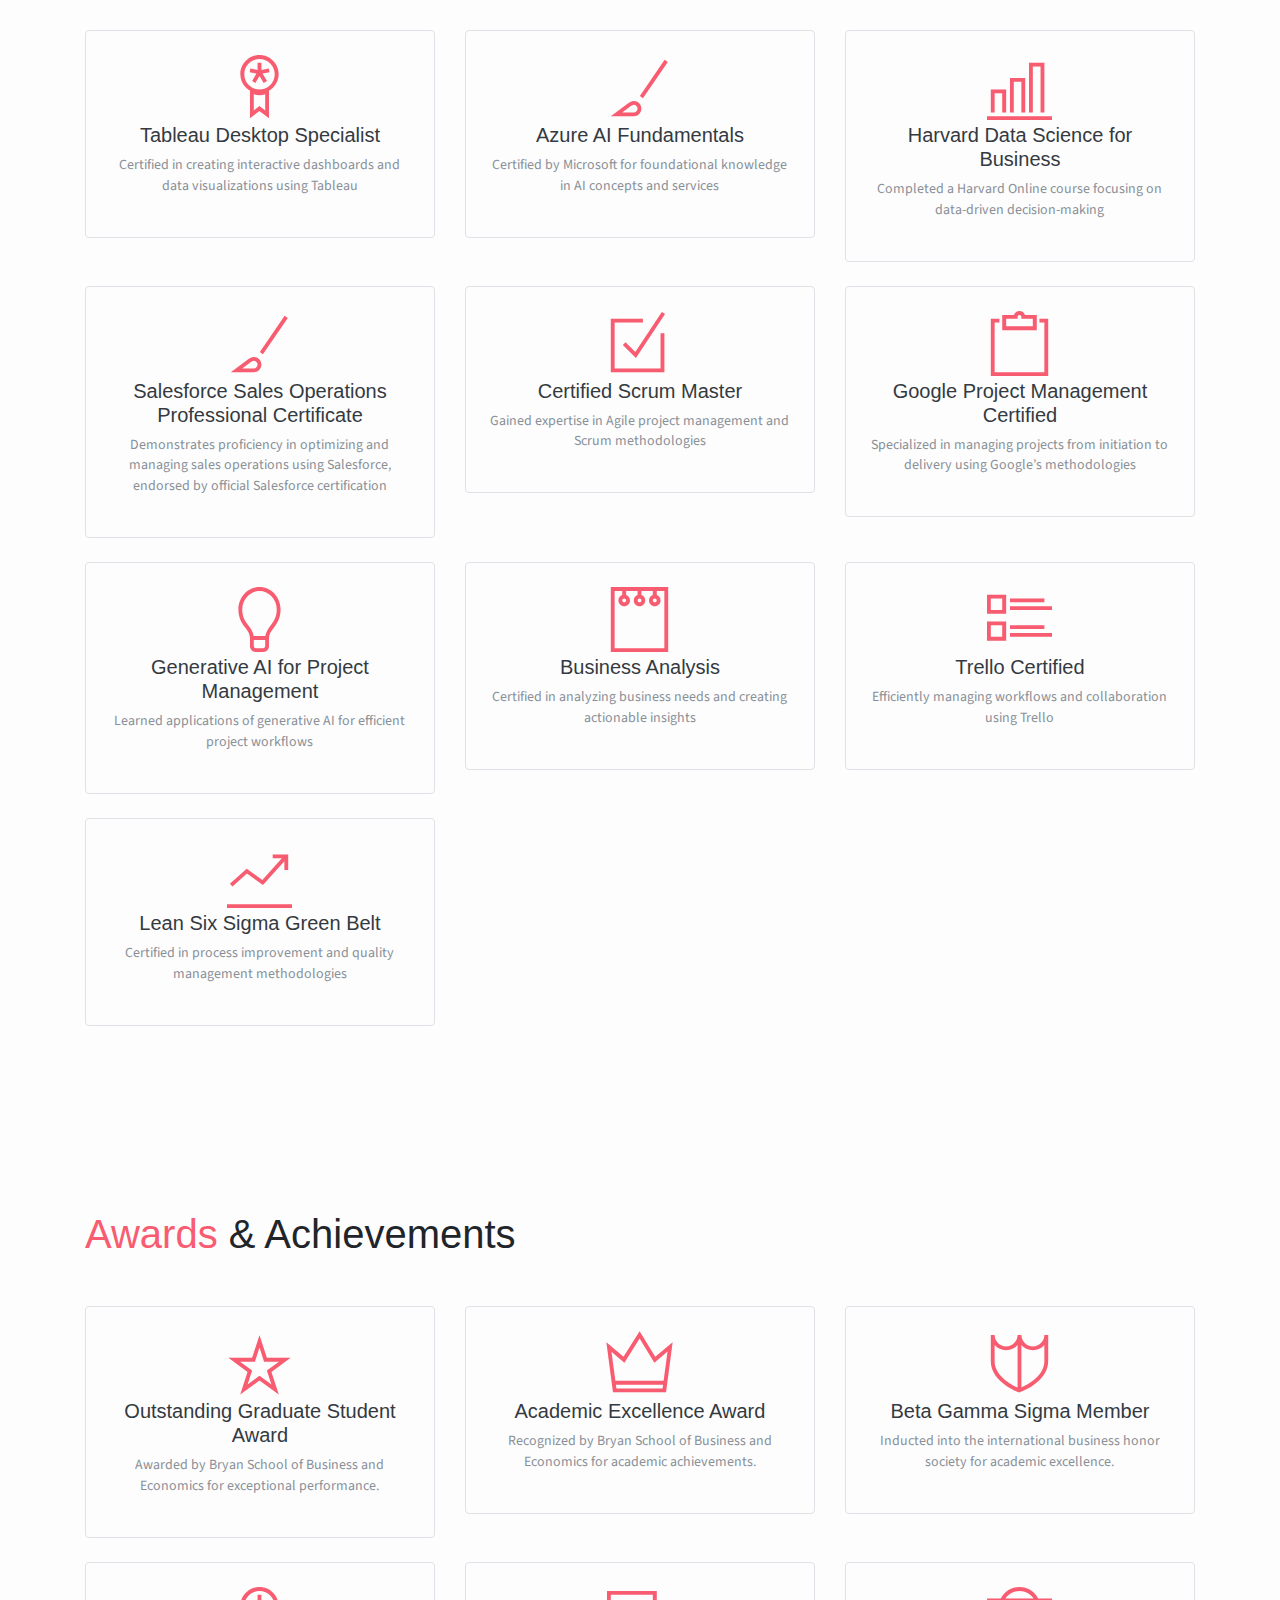
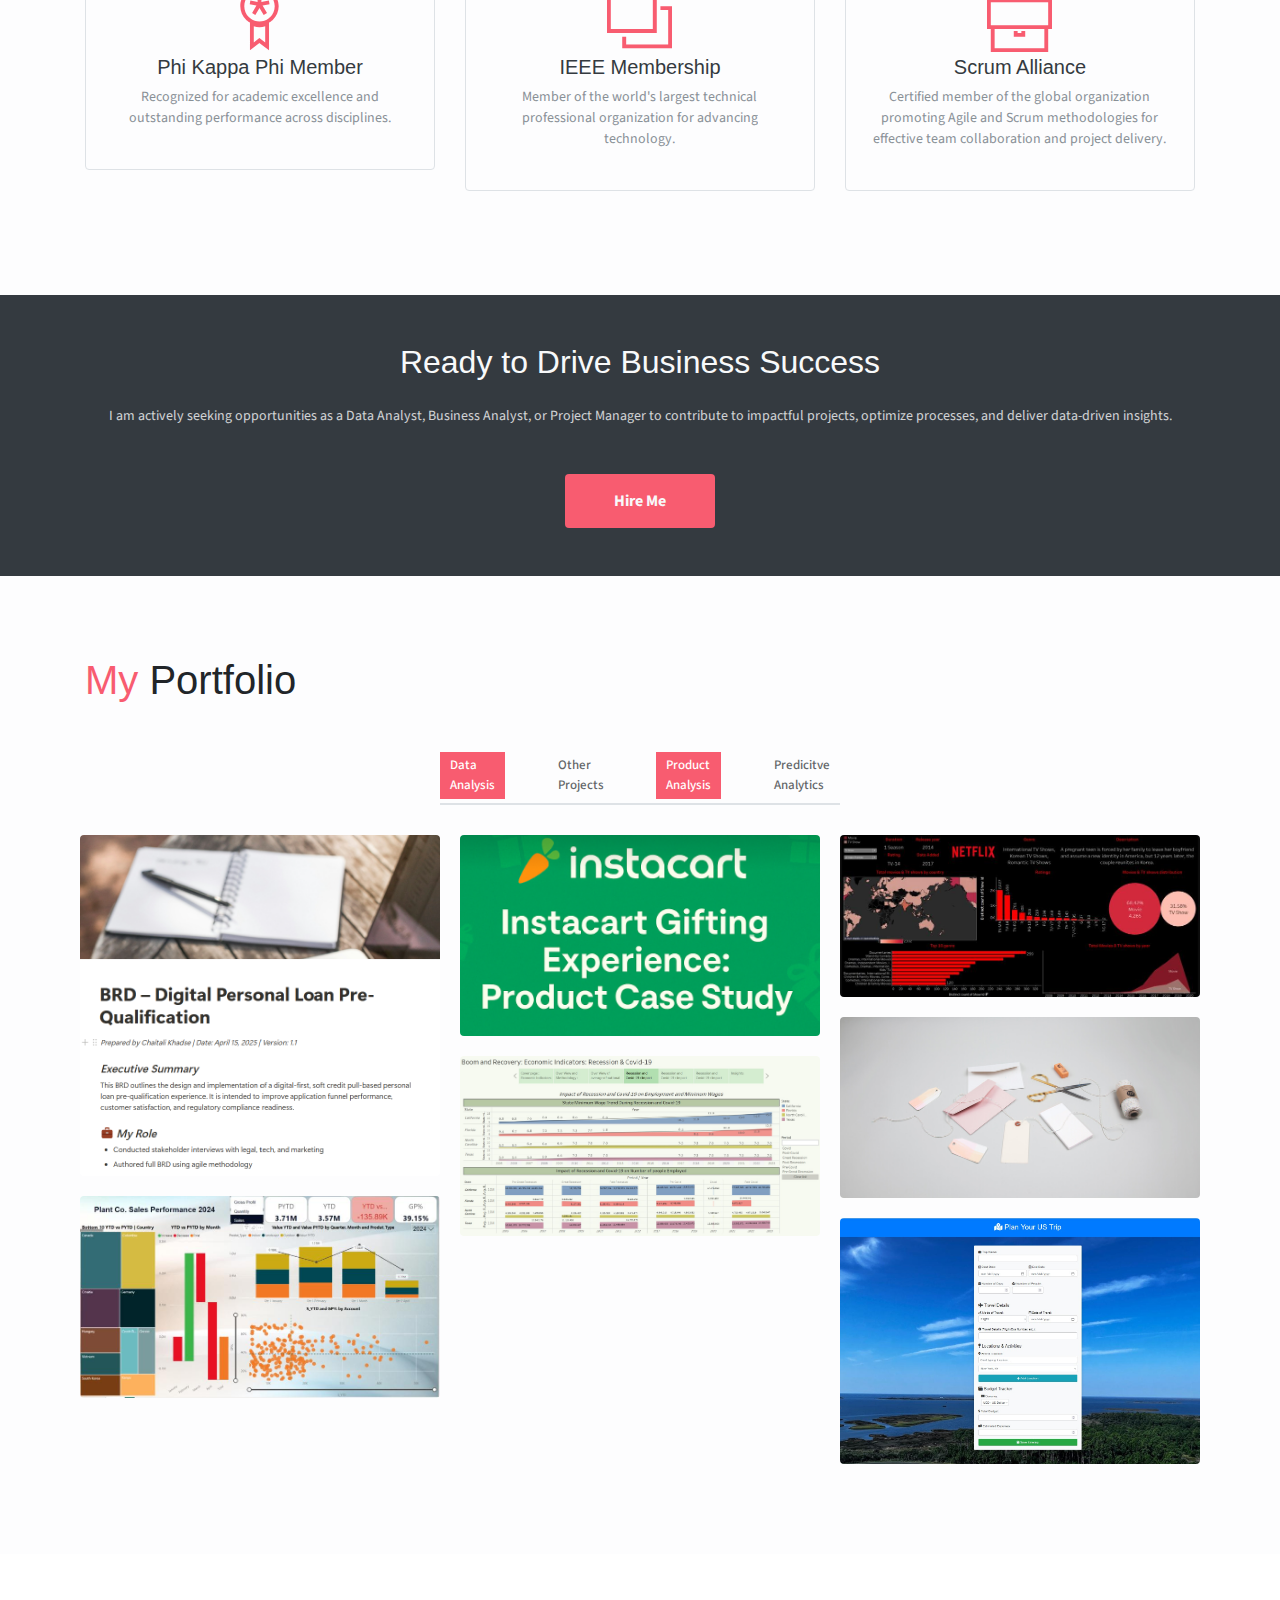
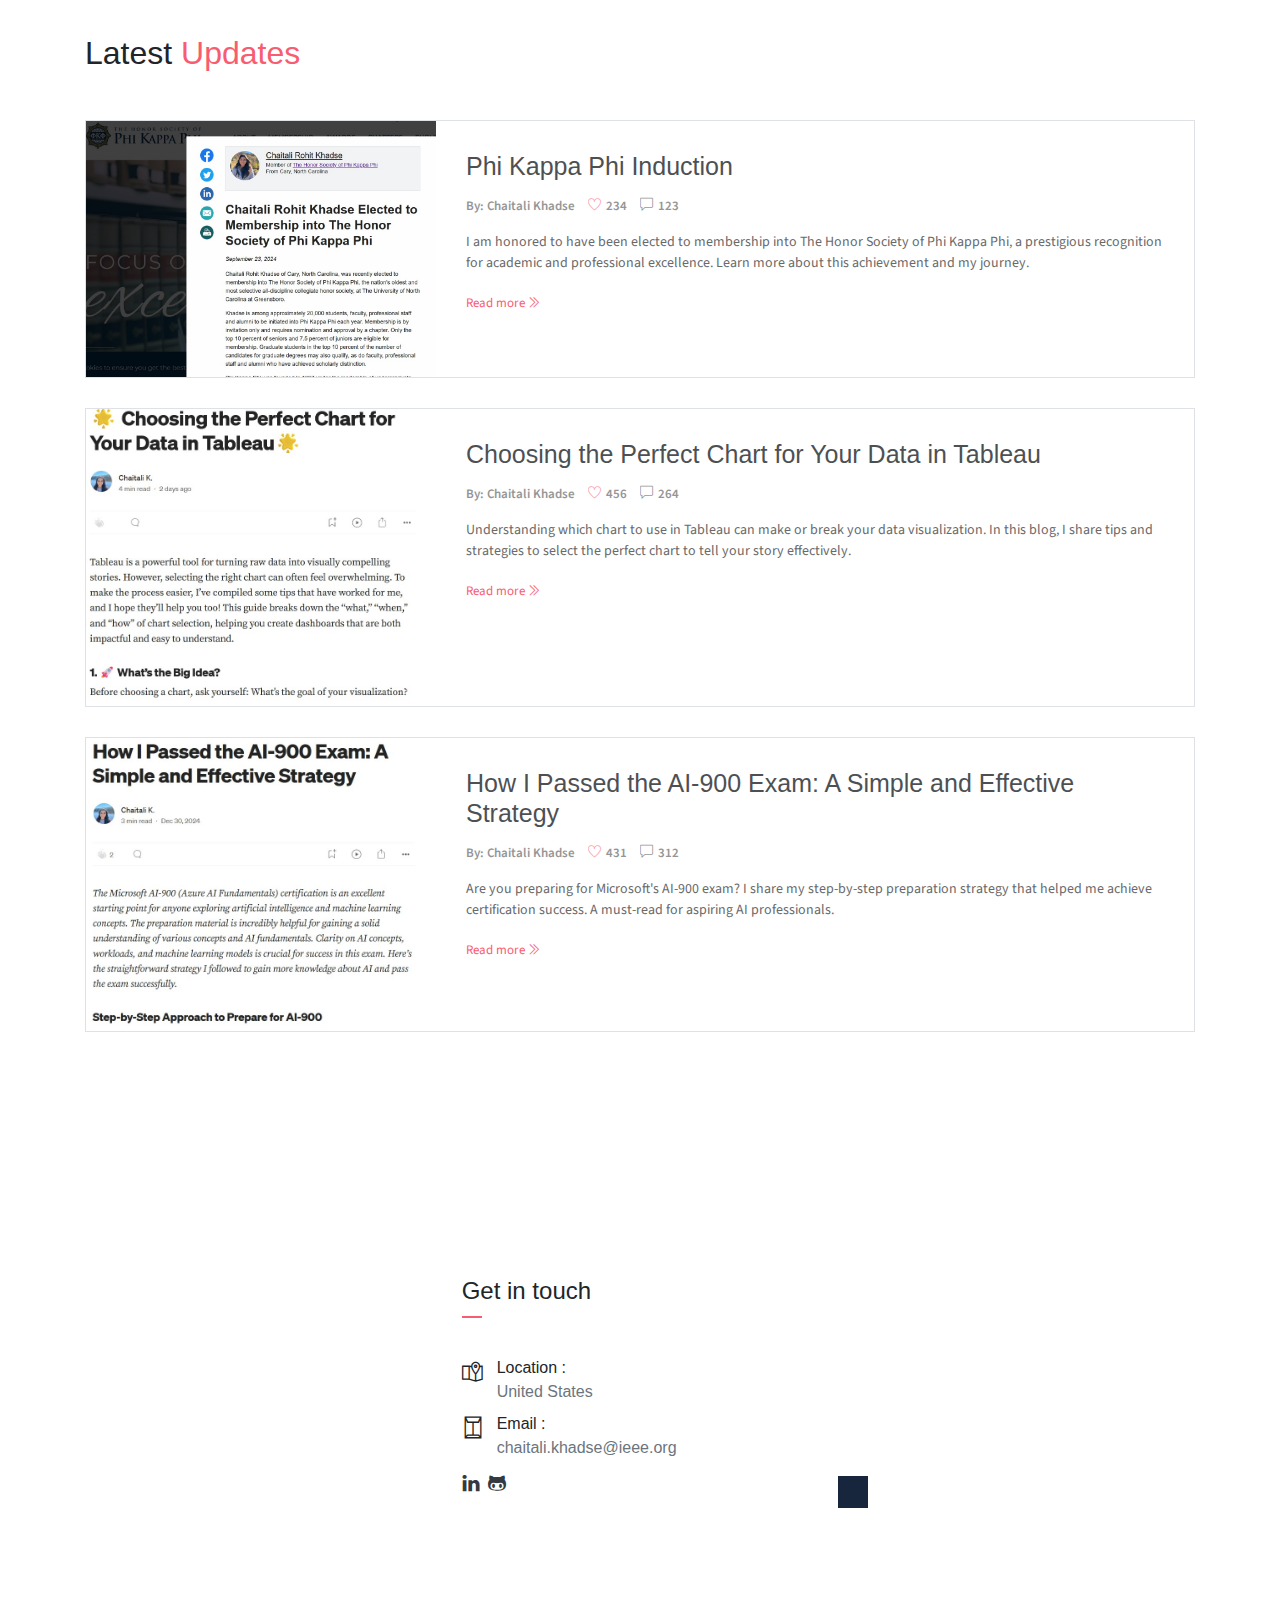
<file: docs/index.html>
<!DOCTYPE html>
<html lang="en">

<head>
    <meta charset="utf-8">
    <meta name="viewport" content="width=device-width, initial-scale=1, shrink-to-fit=no">
    <meta name="description" content="Start your development with landing page.">

    <title>Chaitali Khadse Portfolio</title>
    <!-- font icons -->
    <link rel="stylesheet" href="assets/vendors/themify-icons/css/themify-icons.css">
    <!-- Bootstrap + chaitalik main styles -->
    <link rel="stylesheet" href="assets/css/chaitalik.css">

    <!-- Paste this right before your closing </head> tag -->
    <script type="text/javascript">
        (function (f, b) { if (!b.__SV) { var e, g, i, h; window.mixpanel = b; b._i = []; b.init = function (e, f, c) { function g(a, d) { var b = d.split("."); 2 == b.length && ((a = a[b[0]]), (d = b[1])); a[d] = function () { a.push([d].concat(Array.prototype.slice.call(arguments, 0))); }; } var a = b; "undefined" !== typeof c ? (a = b[c] = []) : (c = "mixpanel"); a.people = a.people || []; a.toString = function (a) { var d = "mixpanel"; "mixpanel" !== c && (d += "." + c); a || (d += " (stub)"); return d; }; a.people.toString = function () { return a.toString(1) + ".people (stub)"; }; i = "disable time_event track track_pageview track_links track_forms track_with_groups add_group set_group remove_group register register_once alias unregister identify name_tag set_config reset opt_in_tracking opt_out_tracking has_opted_in_tracking has_opted_out_tracking clear_opt_in_out_tracking start_batch_senders people.set people.set_once people.unset people.increment people.append people.union people.track_charge people.clear_charges people.delete_user people.remove".split(" "); for (h = 0; h < i.length; h++) g(a, i[h]); var j = "set set_once union unset remove delete".split(" "); a.get_group = function () { function b(c) { d[c] = function () { call2_args = arguments; call2 = [c].concat(Array.prototype.slice.call(call2_args, 0)); a.push([e, call2]); }; } for (var d = {}, e = ["get_group"].concat(Array.prototype.slice.call(arguments, 0)), c = 0; c < j.length; c++) b(j[c]); return d; }; b._i.push([e, f, c]); }; b.__SV = 1.2; e = f.createElement("script"); e.type = "text/javascript"; e.async = !0; e.src = "undefined" !== typeof MIXPANEL_CUSTOM_LIB_URL ? MIXPANEL_CUSTOM_LIB_URL : "file:" === f.location.protocol && "//cdn.mxpnl.com/libs/mixpanel-2-latest.min.js".match(/^\/\//) ? "https://cdn.mxpnl.com/libs/mixpanel-2-latest.min.js" : "//cdn.mxpnl.com/libs/mixpanel-2-latest.min.js"; g = f.getElementsByTagName("script")[0]; g.parentNode.insertBefore(e, g); } })(document, window.mixpanel || []);
    </script>
</head>



<body data-spy="scroll" data-target=".navbar" data-offset="40" id="home">
    <!-- <a href="components.html" class="btn btn-primary btn-component" data-spy="affix" data-offset-top="600"><i
            class="ti-shift-left-alt"></i> Components</a> -->
    <header class="header">
        <div class="container">

            <div class="header-content">
                <h4 class="header-subtitle">Hello, I am</h4>
                <h1 class="header-title">Chaitali K.</h1>
                <h6 class="header-mono">Driving Business Success with Analytics, Processes, and Agile Execution</h6>
            </div>
        </div>
    </header>
    <nav class="navbar sticky-top navbar-expand-lg navbar-light bg-white" data-spy="affix" data-offset-top="510">
        <div class="container">
            <button class="navbar-toggler ml-auto" type="button" data-toggle="collapse"
                data-target="#navbarSupportedContent" aria-controls="navbarSupportedContent" aria-expanded="false"
                aria-label="Toggle navigation">
                <span class="navbar-toggler-icon"></span>
            </button>
            <div class="collapse mt-sm-20 navbar-collapse" id="navbarSupportedContent">
                <ul class="navbar-nav mr-auto">
                    <li class="nav-item">
                        <a href="#home" class="nav-link">Home</a>
                    </li>
                    <li class="nav-item">
                        <a href="#about" class="nav-link">About</a>
                    </li>
                    <li class="nav-item">
                        <a href="#resume" class="nav-link">Resume</a>
                    </li>
                </ul>
                <ul class="navbar-nav brand">
                    <img src="assets/imgs/avatar.jpg" alt="" class="brand-img">
                    <li class="brand-txt">
                        <h5 class="brand-title">Chaitali Khadse</h5>
                        <div class="brand-subtitle"> Business Analyst | Data Analyst | Project Manager </div>
                    </li>
                </ul>
                <ul class="navbar-nav ml-auto">
                    <li class="nav-item">
                        <a href="#portfolio" class="nav-link">Portfolio</a>
                    </li>
                    <li class="nav-item">
                        <a href="#blog" class="nav-link">Blog</a>
                    </li>
                    <li class="nav-item last-item">
                        <a href="#contact" class="nav-link">Contact</a>
                    </li>
                </ul>
            </div>
        </div>
    </nav>
    <div class="container-fluid">
        <div id="about" class="row about-section">
            <div class="col-lg-4 about-card">
                <h3 class="font-weight-light">Who am I ?</h3>
                <span class="line mb-5"></span>
                <h5 class="mb-3">A Data-Driven Professional Shaping Business Success On Our Awesome Planet</h5>
                <p class="mt-20">I am a Harvard Certified Professional with a passion for solving complex problems through data
                    insights, efficient processes, and strategic planning. With expertise in tools like Campaign Management, Data Management Salesforce, Python, Tableau,
                    Power BI, SQL, Testing, and Agile methodologies, I transform data into actionable decisions and deliver
                    impactful results.</p>
            </div>
            <div class="col-lg-4 about-card">
                <h3 class="font-weight-light">Personal Info</h3>
                <span class="line mb-5"></span>
                <ul class="mt40 info list-unstyled">

                    <li><span>Email</span> : chaitali.khadse@ieee.org</li>

                    <li><span>GitHub</span> : github.com/chaitali-khadse </li>

                </ul>

            </div>
            <div class="col-lg-4 about-card">
                <h3 class="font-weight-light">My Expertise</h3>
                <span class="line mb-5"></span>

                <!-- Expertise 1: Data Analysis -->
                <div class="row">
                    <div class="col-1 text-danger pt-1"><i class="ti-bar-chart icon-lg"></i></div>
                    <div class="col-10 ml-auto mr-3">
                        <h6>Data Analysis</h6>
                        <p class="subtitle">Expert in using Python, Tableau, Power BI, and SQL to deliver actionable
                            insights, create dashboards, and solve complex business problems.</p>
                        <hr>
                    </div>
                </div>

                <!-- Expertise 2: Business Analysis -->
                <div class="row">
                    <div class="col-1 text-danger pt-1"><i class="ti-write icon-lg"></i></div>
                    <div class="col-10 ml-auto mr-3">
                        <h6>Business Analysis</h6>
                        <p class="subtitle">Proficient in gathering requirements, creating user stories, and
                            collaborating with stakeholders to drive business success.</p>
                        <hr>
                    </div>
                </div>

                <!-- Expertise 3: Project Management -->
                <div class="row">
                    <div class="col-1 text-danger pt-1"><i class="ti-calendar icon-lg"></i></div>
                    <div class="col-10 ml-auto mr-3">
                        <h6>Project Management</h6>
                        <p class="subtitle">Skilled in Agile methodologies, risk management, and project lifecycle
                            execution, ensuring timely delivery of projects within scope and budget.</p>
                        <hr>
                    </div>
                </div>
            </div>

        </div>
    </div>

    <!--Resume Section-->
    <section class="section" id="resume">
        <div class="container">
            <h2 class="mb-5"><span class="text-danger">My</span> Resume</h2>
            <div class="row">
                <div class="col-md-6 col-lg-4">
                    <div class="card">
                        <div class="card-header">
                            <div class="mt-2">
                                <h4>Expertise</h4>
                                <span class="line"></span>
                            </div>
                        </div>
                        <div class="card-body">
                            <h6 class="title text-danger">2023 - 2024</h6>
                            <p>Graduate Assistant - UNCG</p>
                            <p class="subtitle">Managed inquiries for the Graduate School and spearheaded social media
                                campaigns to improve student engagement.</p>
                            <hr>
                            <h6 class="title text-danger">2021 - 2022</h6>
                            <p>Advisor - Jalgaon Jamod Urban Nidhi Limited Bank</p>
                            <p class="subtitle">Provided strategic advice to business stakeholders, boosting portfolio
                                performance and client satisfaction.</p>
                            <hr>
                            <h6 class="title text-danger">2018 - 2021</h6>
                            <p>Assistant Manager Analytics - ICICI Securities</p>
                            <p class="subtitle">Worked at the intersection of business and technology, leading operations, client relationship management, marketing enablement, and strategy execution</p>
                            <hr>

                            <h6 class="title text-danger">2017</h6>
                            <p>Marketing Intern - URI Event and Marketing Corp</p>
                            <p class="subtitle">Executed marketing strategies and contributed to event management
                                initiatives.</p>
                            <hr>
                            <h6 class="title text-danger">2016</h6>
                            <p>Management Intern - Karvy Private Wealth</p>
                            <p class="subtitle">Supported wealth management operations by analyzing investment
                                opportunities and client portfolios.</p>
                            <hr>
                            <h6 class="title text-danger">2015</h6>
                            <p>Engineering Intern - Mass Tech Controls</p>
                            <p class="subtitle">Worked on engineering projects, enhancing automation solutions for
                                industrial systems.</p>
                        </div>
                    </div>
                </div>
                <div class="col-md-6 col-lg-4">
                    <div class="card">
                        <div class="card-header">
                            <div class="mt-2">
                                <h4>Education</h4>
                                <span class="line"></span>
                            </div>
                        </div>
                        <div class="card-body">
                            <h6 class="title text-danger">2024</h6>
                            <p>M.S in Information Technology and Management (Business Analytics)</p>
                            <p class="subtitle">University of North Carolina at Greensboro, NC,USA</p>
                            <hr>
                            <h6 class="title text-danger">2024</h6>
                            <p>Post-Baccalaureate Certificate in Supply Chain Analytics</p>
                            <p class="subtitle">University of North Carolina at Greensboro, NC,USA</p>
                            <hr>
                            <h6 class="title text-danger">2024</h6>
                            <p>Data Science for Business</p>
                            <p class="subtitle">Harvard University - Harvard Business School Online</p>
                            <hr>
                            <h6 class="title text-danger">2018</h6>
                            <p>Master's in Management Studies (MBA) - Finance</p>
                            <p class="subtitle">Mumbai University, India</p>
                            <hr>
                            <h6 class="title text-danger">2015</h6>
                            <p>Bachelor of Engineering - Electronics & Telecommunications</p>
                            <p class="subtitle">North Maharashtra University, India</p>
                        </div>
                    </div>
                </div>
                <div class="col-lg-4">
                    <div class="card">
                        <div class="card-header">
                            <div class="pull-left">
                                <h4 class="mt-2">Skills</h4>
                                <span class="line"></span>
                            </div>
                        </div>
                        <div class="card-body pb-2">
                            <h6>Salesforce and CRM Analytics</h6>
                            <div class="progress mb-3">
                                <div class="progress-bar bg-danger" role="progressbar" style="width: 93%"
                                    aria-valuenow="25" aria-valuemin="0" aria-valuemax="100"></div>
                            </div>
                            <h6>SQL</h6>
                            <div class="progress mb-3">
                                <div class="progress-bar bg-danger" role="progressbar" style="width: 97%"
                                    aria-valuenow="25" aria-valuemin="0" aria-valuemax="100"></div>
                            </div>
                            <h6>Tableau</h6>
                            <div class="progress mb-3">
                                <div class="progress-bar bg-danger" role="progressbar" style="width: 95%"
                                    aria-valuenow="25" aria-valuemin="0" aria-valuemax="100"></div>
                            </div>
                            <h6>Excel</h6>
                            <div class="progress mb-3">
                                <div class="progress-bar bg-danger" role="progressbar" style="width: 99%"
                                    aria-valuenow="50" aria-valuemin="0" aria-valuemax="100"></div>
                            </div>
                            <h6>Power BI</h6>
                            <div class="progress mb-3">
                                <div class="progress-bar bg-danger" role="progressbar" style="width: 95%"
                                    aria-valuenow="75" aria-valuemin="0" aria-valuemax="100"></div>
                            </div>
                            <h6>Python</h6>
                            <div class="progress mb-3">
                                <div class="progress-bar bg-danger" role="progressbar" style="width: 90%"
                                    aria-valuenow="75" aria-valuemin="0" aria-valuemax="100"></div>
                            </div>
                            <h6>Project Management</h6>
                            <div class="progress mb-3">
                                <div class="progress-bar bg-danger" role="progressbar" style="width: 98%"
                                    aria-valuenow="75" aria-valuemin="0" aria-valuemax="100"></div>
                            </div>
                            <h6>HTML &amp; CSS</h6>
                            <div class="progress mb-3">
                                <div class="progress-bar bg-danger" role="progressbar" style="width: 90%"
                                    aria-valuenow="25" aria-valuemin="0" aria-valuemax="100"></div>
                            </div>
                        </div>
                    </div>
                    <div class="card">
                        <div class="card-header">
                            <div class="pull-left">
                                <h4 class="mt-2">Languages</h4>
                                <span class="line"></span>
                            </div>
                        </div>
                        <div class="card-body pb-2">
                            <h6>English</h6>
                            <div class="progress mb-3">
                                <div class="progress-bar bg-danger" role="progressbar" style="width: 100%"
                                    aria-valuenow="25" aria-valuemin="0" aria-valuemax="100"></div>
                            </div>
                            <h6>Hindi</h6>
                            <div class="progress mb-3">
                                <div class="progress-bar bg-danger" role="progressbar" style="width: 100%"
                                    aria-valuenow="25" aria-valuemin="0" aria-valuemax="100"></div>
                            </div>
                            <h6>Marathi</h6>
                            <div class="progress mb-3">
                                <div class="progress-bar bg-danger" role="progressbar" style="width: 100%"
                                    aria-valuenow="50" aria-valuemin="0" aria-valuemax="100"></div>
                            </div>
                            <h6>Sanskrit</h6>
                            <div class="progress mb-3">
                                <div class="progress-bar bg-danger" role="progressbar" style="width: 100%"
                                    aria-valuenow="50" aria-valuemin="0" aria-valuemax="100"></div>
                            </div>
                        </div>
                    </div>
                </div>
            </div>
        </div>
    </section>

    <section class="section bg-dark text-center">
        <div class="container">
            <div class="row text-center">
                <div class="col-md-6 col-lg-3">
                    <div class="row ">
                        <div class="col-5 text-right text-light border-right py-3">
                            <div class="m-auto"><i class="ti-alarm-clock icon-xl"></i></div>
                        </div>
                        <div class="col-7 text-left py-3">
                            <h1 class="text-danger font-weight-bold font40">5000+</h1>
                            <p class="text-light mb-1">Hours Worked</p>
                        </div>
                    </div>
                </div>
                <div class="col-md-6 col-lg-3">
                    <div class="row">
                        <div class="col-5 text-right text-light border-right py-3">
                            <div class="m-auto"><i class="ti-layers-alt icon-xl"></i></div>
                        </div>
                        <div class="col-7 text-left py-3">
                            <h1 class="text-danger font-weight-bold font40">15+</h1>
                            <p class="text-light mb-1">Project Completed</p>
                        </div>
                    </div>
                </div>
                <div class="col-md-6 col-lg-3">
                    <div class="row">
                        <div class="col-5 text-right text-light border-right py-3">
                            <div class="m-auto"><i class="ti-face-smile icon-xl"></i></div>
                        </div>
                        <div class="col-7 text-left py-3">
                            <h1 class="text-danger font-weight-bold font40">50K+</h1>
                            <p class="text-light mb-1">Happy Faces</p>
                        </div>
                    </div>
                </div>
                <div class="col-md-6 col-lg-3">
                    <div class="row">
                        <div class="col-5 text-right text-light border-right py-3">
                            <div class="m-auto"><i class="ti-heart-broken icon-xl"></i></div>
                        </div>
                        <div class="col-7 text-left py-3">
                            <h1 class="text-danger font-weight-bold font40">1k</h1>
                            <p class="text-light mb-1">Coffee Drinked</p>
                        </div>
                    </div>
                </div>
            </div>
        </div>
    </section>


    <section class="section bg-custom-gray" id="certifications">
        <div class="container">
            <h1 class="mb-5"><span class="text-danger">Certifications</span> & Expertise</span></h1>
            <div class="row">
                <!-- Certification 1 -->
                <div class="col-md-6 col-lg-4 mb-4">
                    <div class="certification-card p-4 border rounded text-center">
                        <i class="ti-medall text-danger icon-xl mb-3"></i>
                        <h5 class="text-dark">Tableau Desktop Specialist</h5>
                        <p class="text-muted">Certified in creating interactive dashboards and data visualizations using
                            Tableau</p>
                    </div>
                </div>
                <!-- Certification 2 -->
                <div class="col-md-6 col-lg-4 mb-4">
                    <div class="certification-card p-4 border rounded text-center">
                        <i class="ti-brush text-danger icon-xl mb-3"></i>
                        <h5 class="text-dark">Azure AI Fundamentals</h5>
                        <p class="text-muted">Certified by Microsoft for foundational knowledge in AI concepts and
                            services</p>
                    </div>
                </div>
                <!-- Certification 3 -->
                <div class="col-md-6 col-lg-4 mb-4">
                    <div class="certification-card p-4 border rounded text-center">
                        <i class="ti-bar-chart text-danger icon-xl mb-3"></i>
                        <h5 class="text-dark">Harvard Data Science for Business</h5>
                        <p class="text-muted">Completed a Harvard Online course focusing on data-driven decision-making
                        </p>
                    </div>
                </div>
                <!-- Certification 9 -->
                <div class="col-md-6 col-lg-4 mb-4">
                    <div class="certification-card p-4 border rounded text-center">
                        <i class="ti-brush text-danger icon-xl mb-3"></i>
                        <h5 class="text-dark">Salesforce Sales Operations Professional Certificate</h5>
                        <p class="text-muted">Demonstrates proficiency in optimizing and managing sales operations using Salesforce, endorsed by official Salesforce certification</p>
                    </div>
                </div>
                <!-- Certification 4 -->
                <div class="col-md-6 col-lg-4 mb-4">
                    <div class="certification-card p-4 border rounded text-center">
                        <i class="ti-check-box text-danger icon-xl mb-3"></i>
                        <h5 class="text-dark">Certified Scrum Master</h5>
                        <p class="text-muted">Gained expertise in Agile project management and Scrum methodologies</p>
                    </div>
                </div>
                <!-- Certification 5 -->
                <div class="col-md-6 col-lg-4 mb-4">
                    <div class="certification-card p-4 border rounded text-center">
                        <i class="ti-clipboard text-danger icon-xl mb-3"></i>
                        <h5 class="text-dark">Google Project Management Certified</h5>
                        <p class="text-muted">Specialized in managing projects from initiation to delivery using
                            Google’s methodologies</p>
                    </div>
                </div>
                <!-- Certification 6 -->
                <div class="col-md-6 col-lg-4 mb-4">
                    <div class="certification-card p-4 border rounded text-center">
                        <i class="ti-light-bulb text-danger icon-xl mb-3"></i>
                        <h5 class="text-dark">Generative AI for Project Management</h5>
                        <p class="text-muted">Learned applications of generative AI for efficient project workflows</p>
                    </div>
                </div>
                <!-- Certification 7 -->
                <div class="col-md-6 col-lg-4 mb-4">
                    <div class="certification-card p-4 border rounded text-center">
                        <i class="ti-notepad text-danger icon-xl mb-3"></i>
                        <h5 class="text-dark">Business Analysis</h5>
                        <p class="text-muted">Certified in analyzing business needs and creating actionable insights</p>
                    </div>
                </div>
                
                <!-- Certification 8 -->
                <div class="col-md-6 col-lg-4 mb-4">
                    <div class="certification-card p-4 border rounded text-center">
                        <i class="ti-layout-list-thumb text-danger icon-xl mb-3"></i>
                        <h5 class="text-dark">Trello Certified</h5>
                        <p class="text-muted">Efficiently managing workflows and collaboration using Trello</p>
                    </div>
                </div>
                <div class="col-md-6 col-lg-4 mb-4">
                    <div class="certification-card p-4 border rounded text-center">
                        <i class="ti-stats-up text-danger icon-xl mb-3"></i>
                        <h5 class="text-dark">Lean Six Sigma Green Belt</h5>
                        <p class="text-muted">Certified in process improvement and quality management methodologies</p>
                    </div>
                </div>
            </div>
        </div>
    </section>

    <section class="section bg-custom-gray" id="achievements">
        <div class="container">
            <h1 class="mb-5"><span class="text-danger">Awards</span> & Achievements</h1>
            <div class="row">
                <!-- Award 1 -->
                <div class="col-md-6 col-lg-4 mb-4">
                    <div class="achievement-card p-4 border rounded text-center">
                        <i class="ti-star text-danger icon-xl mb-3"></i>
                        <h5 class="text-dark">Outstanding Graduate Student Award</h5>
                        <p class="text-muted">Awarded by Bryan School of Business and Economics for exceptional
                            performance.</p>
                    </div>
                </div>
                <!-- Award 2 -->
                <div class="col-md-6 col-lg-4 mb-4">
                    <div class="achievement-card p-4 border rounded text-center">
                        <i class="ti-crown text-danger icon-xl mb-3"></i>
                        <h5 class="text-dark">Academic Excellence Award</h5>
                        <p class="text-muted">Recognized by Bryan School of Business and Economics for academic
                            achievements.</p>
                    </div>
                </div>
                <!-- Award 3 -->
                <div class="col-md-6 col-lg-4 mb-4">
                    <div class="achievement-card p-4 border rounded text-center">
                        <i class="ti-shield text-danger icon-xl mb-3"></i>
                        <h5 class="text-dark">Beta Gamma Sigma Member</h5>
                        <p class="text-muted">Inducted into the international business honor society for academic
                            excellence.</p>
                    </div>
                </div>
                <!-- Award 4 -->
                <div class="col-md-6 col-lg-4 mb-4">
                    <div class="achievement-card p-4 border rounded text-center">
                        <i class="ti-medall text-danger icon-xl mb-3"></i>
                        <h5 class="text-dark">Phi Kappa Phi Member</h5>
                        <p class="text-muted">Recognized for academic excellence and outstanding performance across
                            disciplines.</p>
                    </div>
                </div>
                <!-- Award 5 -->
                <div class="col-md-6 col-lg-4 mb-4">
                    <div class="achievement-card p-4 border rounded text-center">
                        <i class="ti-layers text-danger icon-xl mb-3"></i>
                        <h5 class="text-dark">IEEE Membership</h5>
                        <p class="text-muted">Member of the world's largest technical professional organization for
                            advancing technology.</p>
                    </div>
                </div>
                <!-- Award 6 -->
                <div class="col-md-6 col-lg-4 mb-4">
                    <div class="achievement-card p-4 border rounded text-center">
                        <i class="ti-briefcase text-danger icon-xl mb-3"></i>
                        <h5 class="text-dark">Scrum Alliance</h5>
                        <p class="text-muted">Certified member of the global organization promoting Agile and Scrum
                            methodologies for effective team collaboration and project delivery.</p>
                    </div>
                </div>
            </div>
        </div>
    </section>


    <section class="section bg-dark py-5">
        <div class="container text-center">
            <h2 class="text-light mb-4 font-weight-normal">Ready to Drive Business Success</h2>
            <p class="text-light mb-5">
                I am actively seeking opportunities as a Data Analyst, Business Analyst, or Project Manager to
                contribute to impactful projects, optimize processes, and deliver data-driven insights.
            </p>
            <button class="btn bg-danger w-lg text-light font-weight-bold">
                <a href="#contact" class="text-light nav-link" style="text-decoration: none;">Hire Me</a>
            </button>
        </div>
    </section>

    <!-- Start of projects section -->
    <section class="section bg-custom-gray" id="portfolio">
        <div class="container">
            <h1 class="mb-5"><span class="text-danger">My</span> Portfolio</h1>
            <div class="portfolio">
                <div class="filters">
                    <a href="#" data-filter=".analysis" class="active">Data Analysis</a>
                    <a href="#" data-filter=".development">Other Projects</a>
                    <a href="#" data-filter=".analysis" class="active">Product Analysis</a>
                    <a href="#" data-filter=".analysis">Predicitve Analytics</a>
                </div>
                <div class="portfolio-container row">

                    <!-- BRD Project -->
                    <div class="col-md-6 col-lg-4 analysis new">
                        <div class="portfolio-item">
                            <img src="assets/imgs/brd.png" class="img-fluid rounded"
                                alt="Digital Loan Pre-Qualification – BRD Project">
                            <div class="content-holder p-3">
                                <div class="text-holder text-center">
                                    <h6 class="title mb-2">
                                        <a href="https://www.notion.so/BRD-Digital-Personal-Loan-Pre-Qualification-1d6b37cffd598078b5f4d3ffe239d290?pvs=4"
                                            target="_blank">Digital Loan Pre-Qualification – BRD</a>
                                    </h6>
                                    <p class="subtitle text-muted">Created a sample BRD for Digital Loan Qualification
                                    </p>
                                </div>
                            </div>
                        </div>
                    </div>
                    <!-- Product Project -->
                    <div class="col-md-6 col-lg-4 analysis new">
                        <div class="portfolio-item">
                            <img src="assets/imgs/insta.png" class="img-fluid rounded"
                                alt="Instacart Gifting Experience – Product Strategy Case Study">
                            <div class="content-holder p-3">
                                <div class="text-holder text-center">
                                    <h6 class="title mb-2">
                                        <a href="https://www.notion.so/Instacart-Gifting-Case-Study-Chaitali-Khadse-1d6b37cffd5980cfb9fed7b84d888ec2?pvs=4"
                                            target="_blank">Instacart Gifting Experience – Product Strategy Case Study</a>
                                    </h6>
                                    <p class="subtitle text-muted">Analyzed trends and viewer preferences using Tableau.
                                    </p>
                                </div>
                            </div>
                        </div>
                    </div>
                    <!-- Netflix Project -->
                    <div class="col-md-6 col-lg-4 analysis new">
                        <div class="portfolio-item">
                            <img src="assets/imgs/netflix_content_analysis.jpg" class="img-fluid rounded"
                                alt="Netflix Content Trends Analysis">
                            <div class="content-holder p-3">
                                <div class="text-holder text-center">
                                    <h6 class="title mb-2">
                                        <a href="https://github.com/chaitali-khadse/Portfolio-project-on-netflix-content-evolution"
                                            target="_blank">Netflix Content Evolution</a>
                                    </h6>
                                    <p class="subtitle text-muted">Analyzed trends and viewer preferences using Tableau.
                                    </p>
                                </div>
                            </div>
                        </div>
                    </div>

                    <!-- Economic Turbulence Project -->
                    <div class="col-md-6 col-lg-4 analysis new">
                        <div class="portfolio-item">
                            <img src="assets/imgs/economic_turbulence_analysis.jpg" class="img-fluid rounded"
                                alt="Economic Turbulence Analysis">
                            <div class="content-holder p-3">
                                <div class="text-holder text-center">
                                    <h6 class="title mb-2">
                                        <a href="https://github.com/chaitali-khadse/Navigating_economic_turbulence_analysis"
                                            target="_blank">Economic Turbulence Analysis</a>
                                    </h6>
                                    <p class="subtitle text-muted">Analyzed real estate trends during economic
                                        downturns.</p>
                                </div>
                            </div>
                        </div>
                    </div>

                    <!-- Covid Impact Project -->
                    <div class="col-md-6 col-lg-4 analysis new">
                        <div class="portfolio-item">
                            <img src="assets/imgs/covid_recession_impact.jpg" class="img-fluid rounded"
                                alt="Covid-19 Impact on Real Estate">
                            <div class="content-holder p-3">
                                <div class="text-holder text-center">
                                    <h6 class="title mb-2">
                                        <a href="https://github.com/chaitali-khadse/COVID-Recession-RealEstate-Impact"
                                            target="_blank">Covid-19 & Recession Impact</a>
                                    </h6>
                                    <p class="subtitle text-muted">Interactive dashboards on real estate market
                                        behavior.</p>
                                </div>
                            </div>
                        </div>
                    </div>

                    <!-- Power BI Sales Dashboard -->
                    <div class="col-md-6 col-lg-4 analysis new">
                        <div class="portfolio-item">
                            <img src="assets/imgs/sales_dashboard_powerbi.jpg" class="img-fluid rounded"
                                alt="Sales Dashboard in Power BI">
                            <div class="content-holder p-3">
                                <div class="text-holder text-center">
                                    <h6 class="title mb-2">
                                        <a href="https://github.com/chaitali-khadse/sales_dashboard"
                                            target="_blank">Sales Performance Dashboard</a>
                                    </h6>
                                    <p class="subtitle text-muted">Interactive dashboard in Power BI for Plant Co.</p>
                                </div>
                            </div>
                        </div>
                    </div>

                    <!-- US Itinerary Planner -->
                    <div class="col-md-6 col-lg-4 development new">
                        <div class="portfolio-item">
                            <img src="assets/imgs/us_itinerary_planner.jpg" class="img-fluid rounded"
                                alt="US Itinerary Planner">
                            <div class="content-holder p-3">
                                <div class="text-holder text-center">
                                    <h6 class="title mb-2">
                                        <a href="https://github.com/chaitali-khadse/US-Trip-Itinerary-Planner"
                                            target="_blank">US Travel Itinerary Planner</a>
                                    </h6>
                                    <p class="subtitle text-muted">Web-based application for planning travel itineraries
                                        in the US.</p>
                                </div>
                            </div>
                        </div>
                    </div>

                </div>
            </div>
        </div>
    </section>
    <!-- End of portfolio section -->



    <!-- End of portfolio section -->

    <section class="section" id="blog">
        <div class="container">
            <h2 class="mb-5">Latest <span class="text-danger">Updates</span></h2>
            <div class="row">

                
            <!-- Blog Card 1 -->
                <div class="blog-card">
                    <div class="img-holder">
                        <img src="assets/imgs/blog1.jpg" alt="Phi Kappa Phi Induction">
                    </div>
                    <div class="content-holder">
                        <h6 class="title">Phi Kappa Phi Induction</h6>
                        <p class="post-details">
                            <a href="#">By: Chaitali Khadse</a>
                            <a href="#"><i class="ti-heart text-danger"></i> 234</a>
                            <a href="#"><i class="ti-comment"></i> 123</a>
                        </p>
                        <p>I am honored to have been elected to membership into The Honor Society of Phi Kappa Phi, a
                            prestigious recognition for academic and professional excellence. Learn more about this
                            achievement and my journey.</p>
                        <a href="https://phikappaphi.meritpages.com/stories/Chaitali-Rohit-Khadse-Elected-to-Membership-into-The-Honor-Society-of-Phi-Kappa-Phi/145072095?"
                            target="_blank" class="read-more">Read more <i class="ti-angle-double-right"></i></a>
                    </div>
                </div><!-- End of Blog Card -->

                <!-- Blog Card 2 -->
                <div class="blog-card">
                    <div class="img-holder">
                        <img src="assets/imgs/blog2.jpg" alt="Tableau Chart Selection Blog">
                    </div>
                    <div class="content-holder">
                        <h6 class="title">Choosing the Perfect Chart for Your Data in Tableau</h6>
                        <p class="post-details">
                            <a href="#">By: Chaitali Khadse</a>
                            <a href="#"><i class="ti-heart text-danger"></i> 456</a>
                            <a href="#"><i class="ti-comment"></i> 264</a>
                        </p>
                        <p>Understanding which chart to use in Tableau can make or break your data visualization. In
                            this blog, I share tips and strategies to select the perfect chart to tell your story
                            effectively.</p>
                        <a href="https://medium.com/@chaitalikhadse/choosing-the-perfect-chart-for-your-data-in-tableau-6fbcaeefc599"
                            target="_blank" class="read-more">Read more <i class="ti-angle-double-right"></i></a>
                    </div>
                </div><!-- End of Blog Card -->

                <!-- Blog Card 3 -->
                <div class="blog-card">
                    <div class="img-holder">
                        <img src="assets/imgs/blog3.jpg" alt="AI-900 Exam Preparation">
                    </div>
                    <div class="content-holder">
                        <h6 class="title">How I Passed the AI-900 Exam: A Simple and Effective Strategy</h6>
                        <p class="post-details">
                            <a href="#">By: Chaitali Khadse</a>
                            <a href="#"><i class="ti-heart text-danger"></i> 431</a>
                            <a href="#"><i class="ti-comment"></i> 312</a>
                        </p>
                        <p>Are you preparing for Microsoft's AI-900 exam? I share my step-by-step preparation strategy
                            that helped me achieve certification success. A must-read for aspiring AI professionals.</p>
                        <a href="https://medium.com/@chaitalikhadse/how-i-passed-the-ai-900-exam-a-simple-and-effective-strategy-a5d3bdac667d"
                            target="_blank" class="read-more">Read more <i class="ti-angle-double-right"></i></a>
                    </div>
                </div><!-- End of Blog Card -->

            </div>
        </div>
    </section>
    <section class="section contact" id="contact">
                <div class="col-lg-4">
                    <div class="contact-info-card">
                        <h4 class="contact-title">Get in touch</h4>
                        <div class="row mb-2">
                        </div>
                        <div class="row mb-2">
                            <div class="col-1 pt-1 mr-1">
                                <i class="ti-map-alt icon-md"></i>
                            </div>
                            <div class="col-10">
                                <h6 class="d-inline">Location :<br> <span class="text-muted">United States</span></h6>
                            </div>
                        </div>
                        <div class="row mb-2">
                            <div class="col-1 pt-1 mr-1">
                                <i class="ti-envelope icon-md"></i>
                            </div>
                            <div class="col-10">
                                <h6 class="d-inline">Email :<br> <span
                                        class="text-muted">chaitali.khadse@ieee.org</span></h6>
                            </div>
                        </div>
                        <ul class="social-icons pt-1">
                            <li class="social-item">
                                <a class="social-link text-dark" href="https://www.linkedin.com/in/chaitalikhadse/"
                                    target="_blank">
                                    <i class="ti-linkedin" aria-hidden="true"></i>
                                </a>
                            </li>
                            <li class="social-item">
                                <a class="social-link text-dark" href="https://github.com/chaitali-khadse"
                                    target="_blank">
                                    <i class="ti-github" aria-hidden="true"></i>
                                </a>
                            </li>
                            <li class="social-item">
                                <a class="social-link text-dark" href="#"><i class="ti-medium"
                                        aria-hidden="true"></i></a>
                            </li>
                        </ul>
                    </div>
                </div>
            </div>

        </div>
    </div>
    <footer class="footer py-3">
        <div class="container">

        </div>
    </footer>

    <!-- core  -->
    <script src="assets/vendors/jquery/jquery-3.4.1.js"></script>
    <script src="assets/vendors/bootstrap/bootstrap.bundle.js"></script>

    <!-- bootstrap 3 affix -->
    <script src="assets/vendors/bootstrap/bootstrap.affix.js"></script>

    <!-- Isotope  -->
    <script src="assets/vendors/isotope/isotope.pkgd.js"></script>



    <!-- chaitalik js -->
    <script src="assets/js/chaitalik.js"></script>

    <!-- Google tag (gtag.js) -->
    <script async src="https://www.googletagmanager.com/gtag/js?id=G-395S6TD5GG"></script>
    <script>
        window.dataLayer = window.dataLayer || [];
        function gtag() { dataLayer.push(arguments); }
        gtag('js', new Date());

        gtag('config', 'G-395S6TD5GG');
    </script>

    <script type="text/javascript">
        // Initialize Mixpanel with your token
        mixpanel.init('4cc2bcc7f7422c93febc57f7d7e48ae5');

        // Page View Tracking
        mixpanel.track('Page Viewed', {
            'Page URL': location.href,
            'Page Title': document.title,
            'Referrer': document.referrer
        });

        // Click Tracking (example for a button with ID 'myButton')
        const myButton = document.getElementById('myButton');
        if (myButton) {
            myButton.addEventListener('click', function () {
                mixpanel.track('Button Clicked', {
                    'Element Type': 'button',
                    'Element ID': 'myButton',
                    'Page URL': location.href
                });
            });
        }

        // Scroll Depth Tracking
        let alreadyTracked25 = false;
        let alreadyTracked50 = false;
        let alreadyTracked75 = false;
        let alreadyTracked100 = false;

        window.addEventListener('scroll', function () {
            let scrollTop = window.pageYOffset || document.documentElement.scrollTop;
            let documentHeight = document.documentElement.scrollHeight;
            let windowHeight = window.innerHeight;
            let scrollPercent = Math.round((scrollTop / (documentHeight - windowHeight)) * 100);

            if (scrollPercent >= 25 && !alreadyTracked25) {
                mixpanel.track('Scroll Depth', { 'Scroll Percentage': 25, 'Page URL': location.href });
                alreadyTracked25 = true;
            }
            if (scrollPercent >= 50 && !alreadyTracked50) {
                mixpanel.track('Scroll Depth', { 'Scroll Percentage': 50, 'Page URL': location.href });
                alreadyTracked50 = true;
            }
            if (scrollPercent >= 75 && !alreadyTracked75) {
                mixpanel.track('Scroll Depth', { 'Scroll Percentage': 75, 'Page URL': location.href });
                alreadyTracked75 = true;
            }
            if (scrollPercent >= 100 && !alreadyTracked100) {
                mixpanel.track('Scroll Depth', { 'Scroll Percentage': 100, 'Page URL': location.href });
                alreadyTracked100 = true;
            }
        });
    </script>
</body>

</html>
</file>
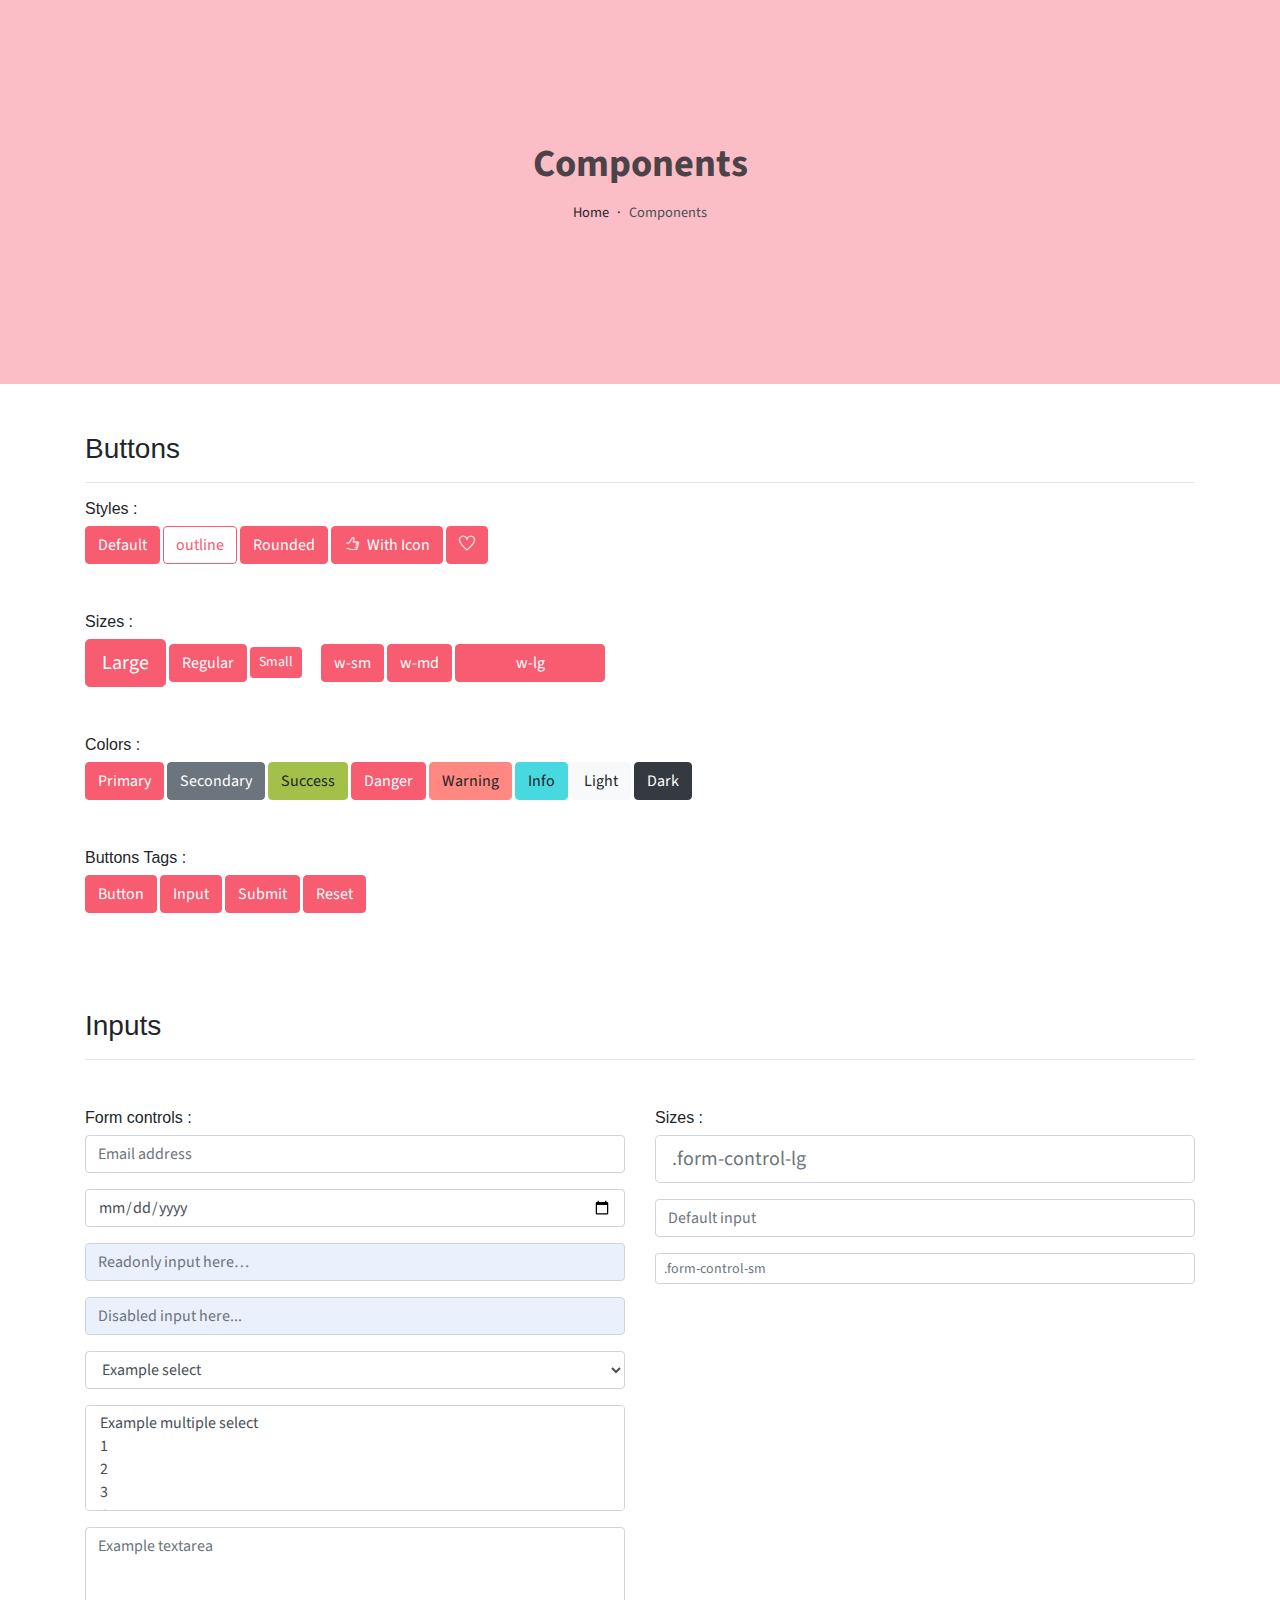
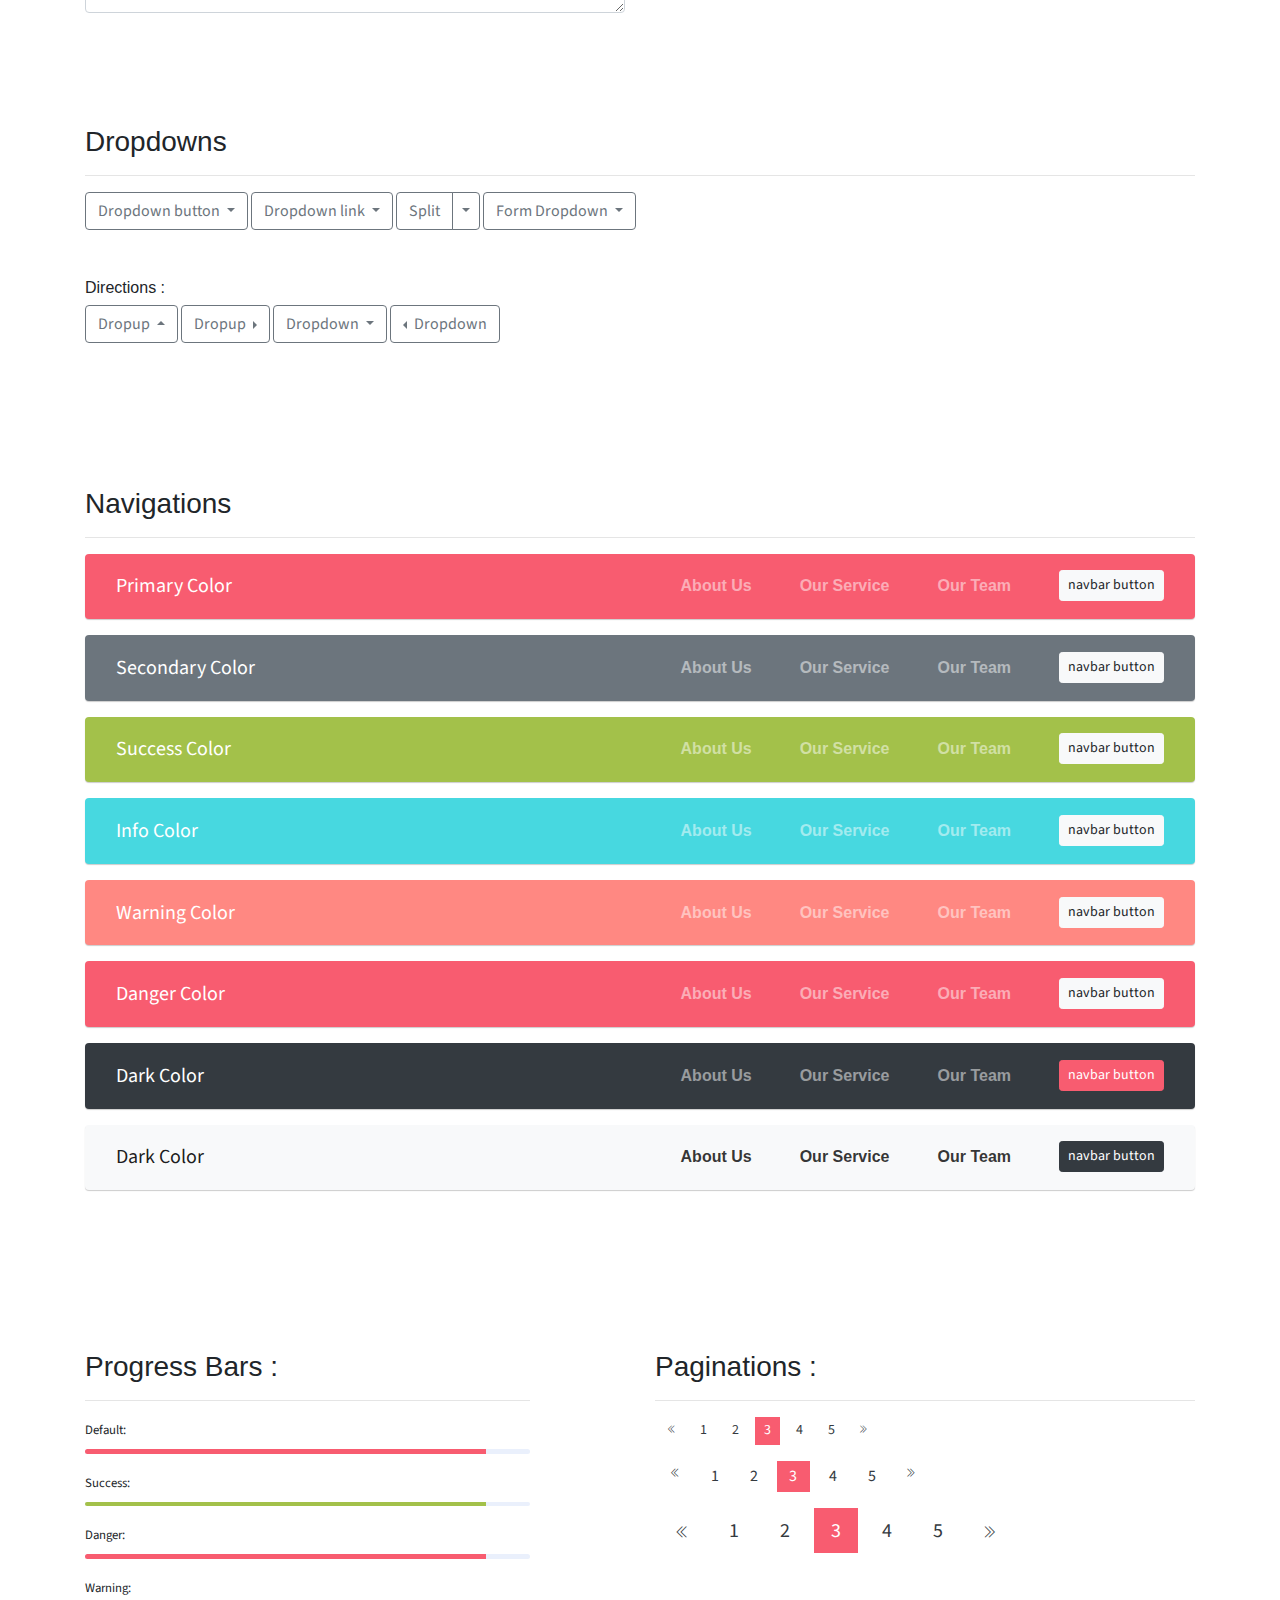
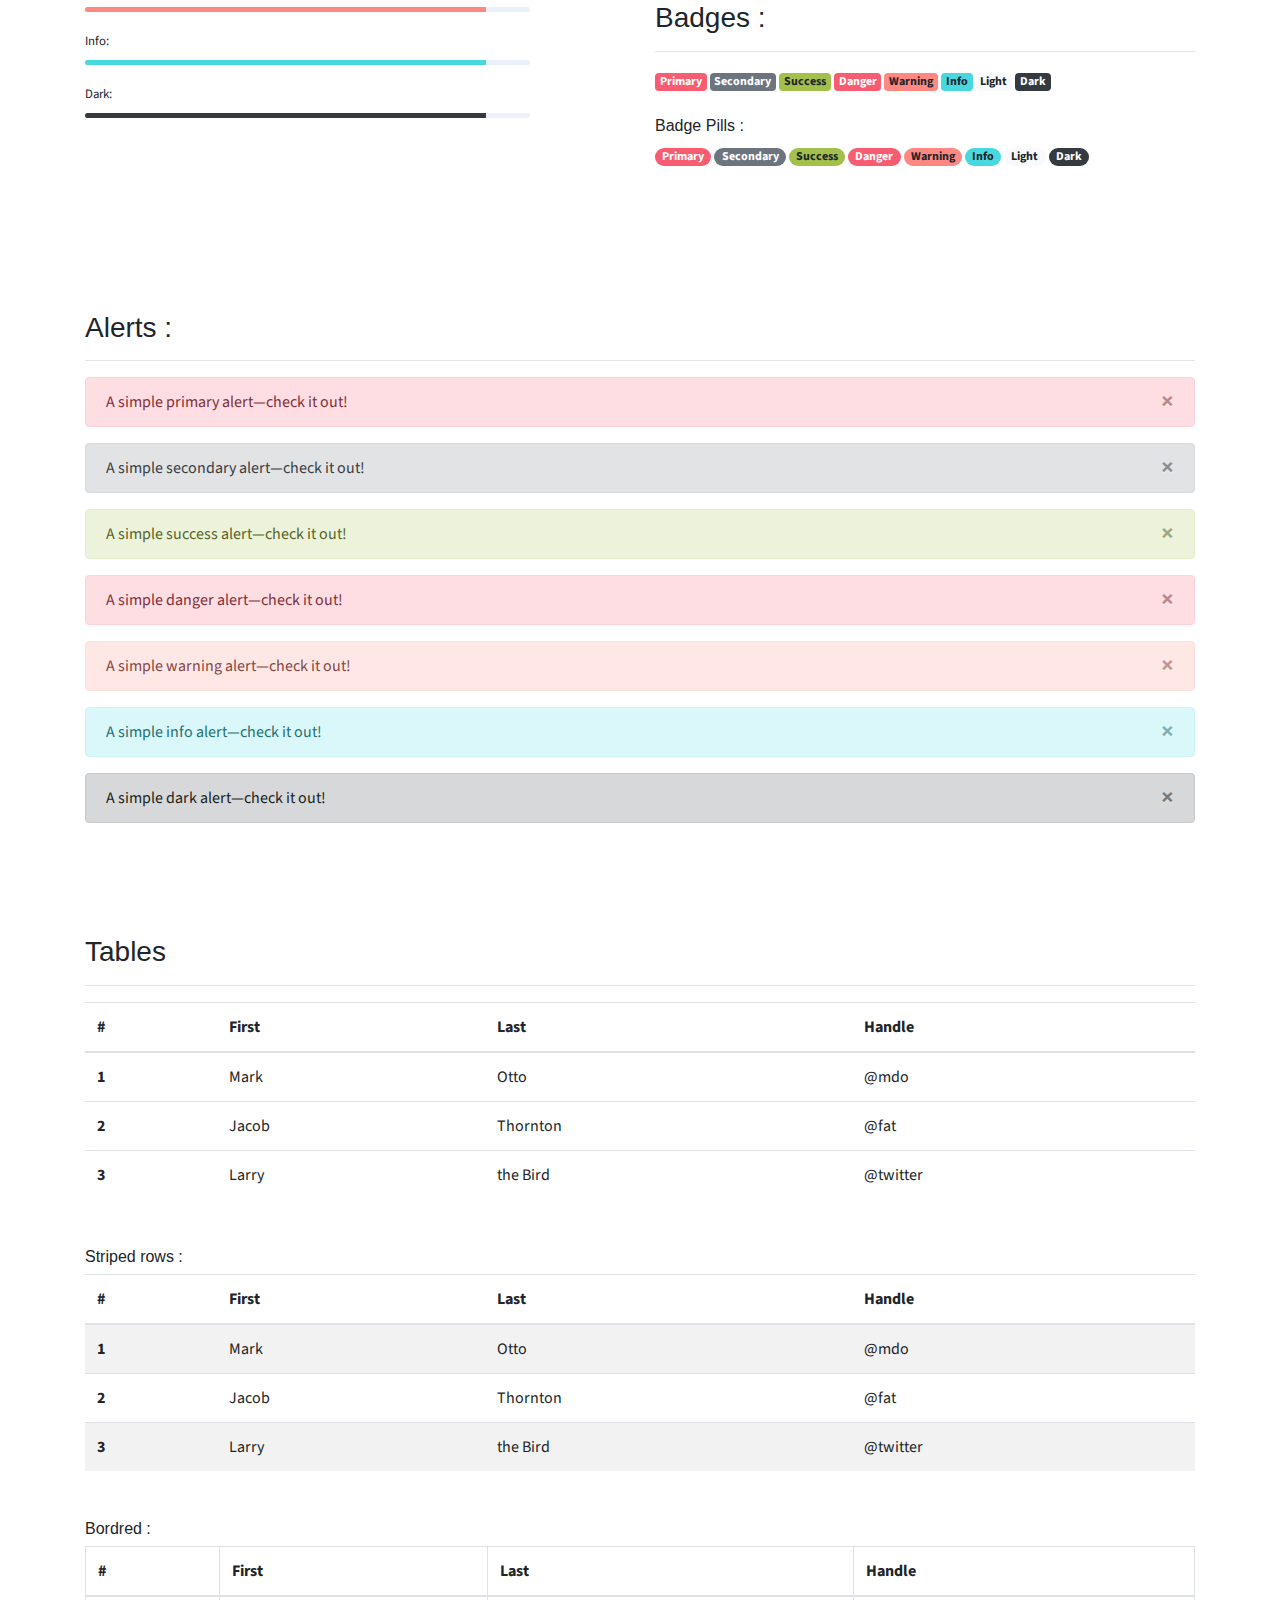
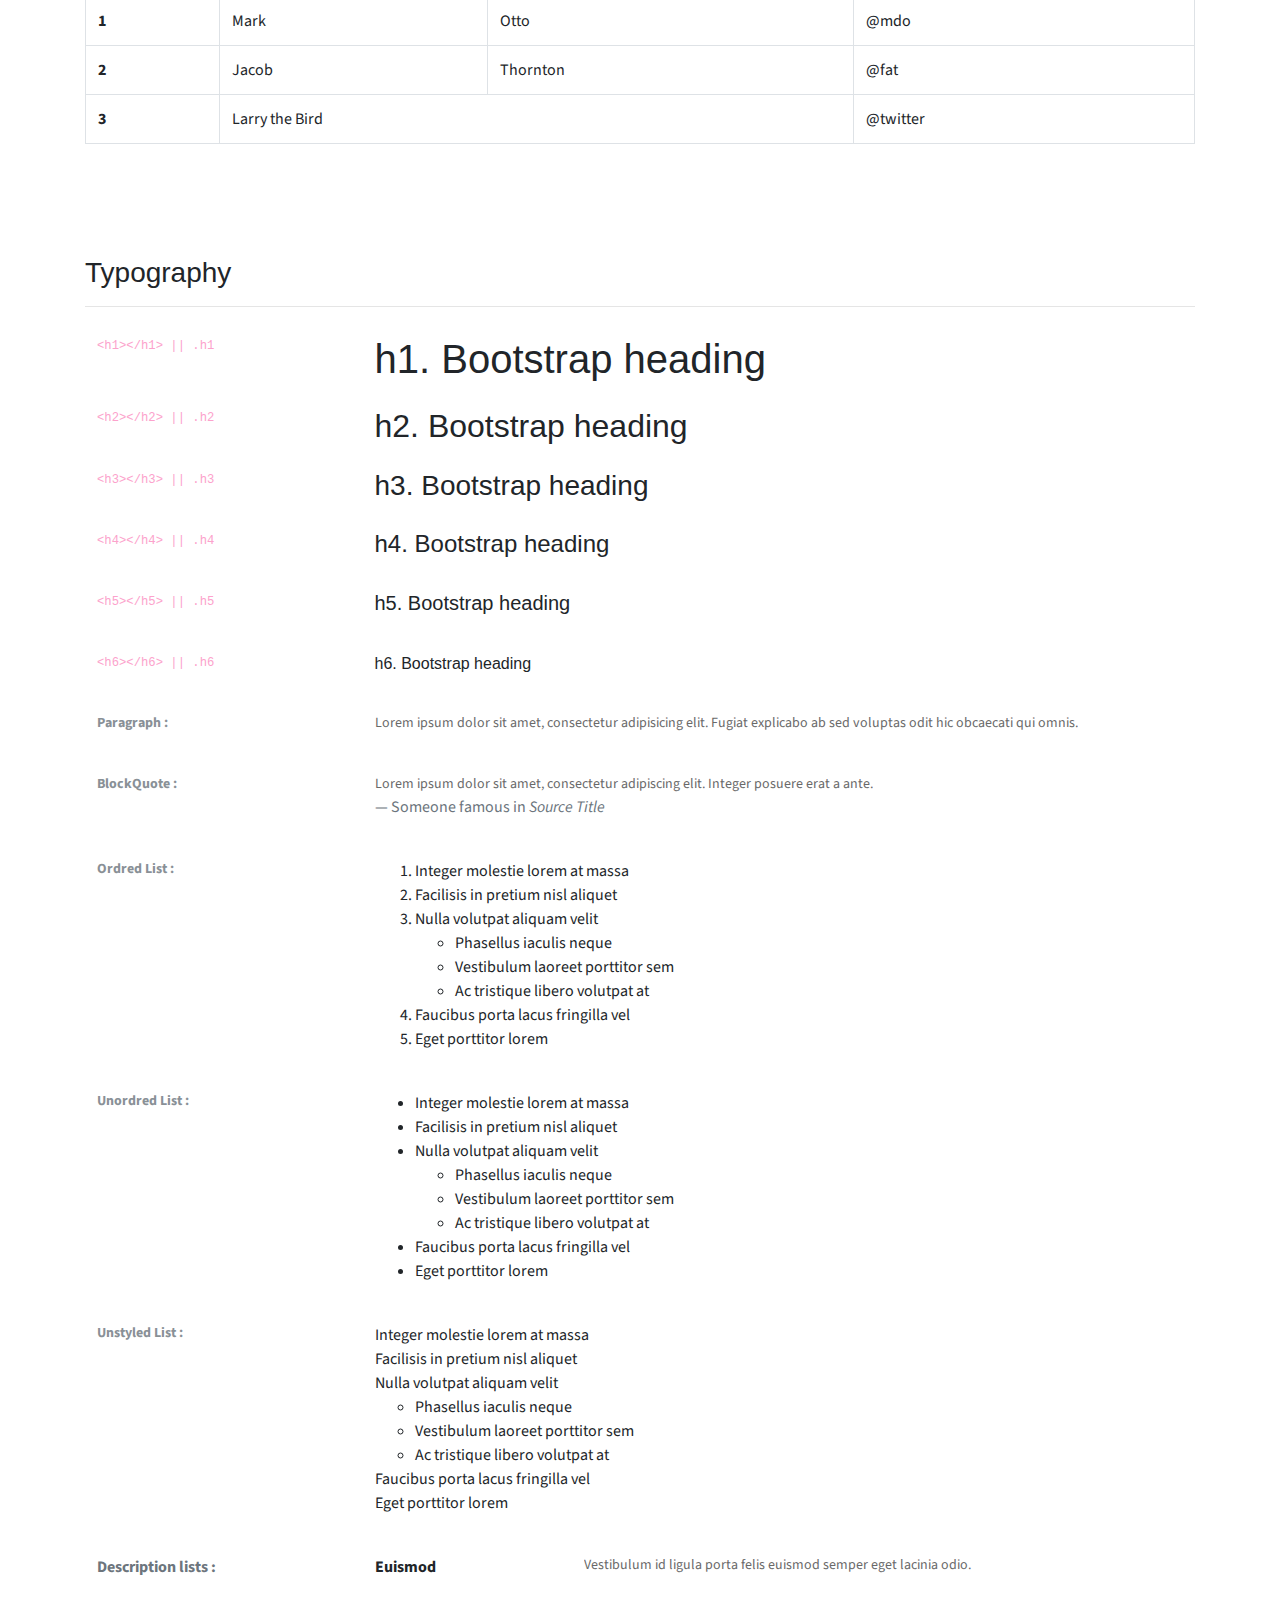
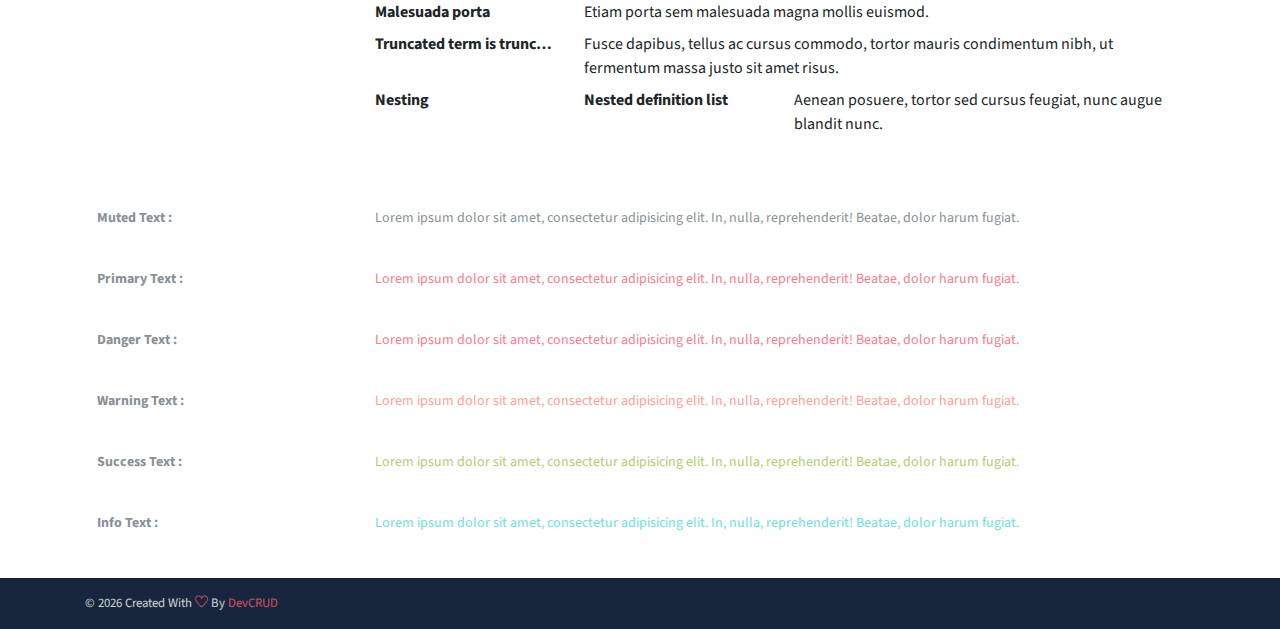
<file: docs/components.html>
<!DOCTYPE html>
<html lang="en">
<head>
   <meta charset="utf-8">
   <meta name="viewport" content="width=device-width, initial-scale=1, shrink-to-fit=no">
   <meta name="description" content="Start your development with chaitalik landing page.">
   <meta name="author" content="Devcrud">
   <title>chaitalik Landing page | Components</title>
   <link rel="icon" href="assets/imgs/favicon.png" type="image/png">
   <!-- font icons -->
   <link rel="stylesheet" href="assets/vendors/themify-icons/css/themify-icons.css">
   <!-- Bootstrap + Steller  -->
   <link rel="stylesheet" href="assets/css/chaitalik.css">
</head>
<body>

   <!-- Page Header -->
   <header class="header header-mini"> 
      <div class="header-title">Components</div> 
      <nav aria-label="breadcrumb">
         <ol class="breadcrumb">
            <li class="breadcrumb-item"><a href="/">Home</a></li>
            <li class="breadcrumb-item active" aria-current="page">Components</li>
         </ol>
      </nav>
   </header> <!-- End Of Page Header -->

   <!-- main content -->
   <div class="container">

      <!-- Buttons -->
      <h3 class="mt-5">Buttons</h3>
      <hr>
      <h6 class="section-secondary-title">Styles :</h6>
      <button class="btn btn-primary">Default</button>
      <button class="btn btn-outline-primary">outline</button>
      <button class="btn btn-primary rounded">Rounded</button>
      <button class="btn btn-primary rounded"><i class="ti-thumb-up pr-1"></i> With Icon</button>
      <button class="btn btn-primary circle"><i class="ti-heart"></i></button>

      <h6 class="section-secondary-title mt-5">Sizes :</h6>
      <button class="btn btn-primary btn-lg">Large</button>
      <button class="btn btn-primary ">Regular</button>
      <button class="btn btn-primary btn-sm">Small</button>
      <button class="btn btn-primary w-sm ml-3">w-sm</button>
      <button class="btn btn-primary w-md">w-md</button>
      <button class="btn btn-primary w-lg">w-lg</button>

      <h6 class="section-secondary-title mt-5">Colors :</h6>          
      <button type="button" class="btn btn-primary">Primary</button>
      <button type="button" class="btn btn-secondary">Secondary</button>
      <button type="button" class="btn btn-success">Success</button>
      <button type="button" class="btn btn-danger">Danger</button>
      <button type="button" class="btn btn-warning">Warning</button>
      <button type="button" class="btn btn-info">Info</button>
      <button type="button" class="btn btn-light">Light</button>
      <button type="button" class="btn btn-dark">Dark</button>

      <h6 class="section-secondary-title mt-5">Buttons Tags :</h6>
      <button class="btn btn-primary" type="submit">Button</button>
      <input class="btn btn-primary" type="button" value="Input">
      <input class="btn btn-primary" type="submit" value="Submit">
      <input class="btn btn-primary" type="reset" value="Reset">
      
      <!-- devider -->
      <div class="py-5"></div>

      <!-- Inputs -->
      <h3>Inputs</h3>
      <hr>
      <div class="row mt-5">
         <div class="col-md-6">
            <h6 class="section-secondary-title">Form controls :</h6>        
            <div class="form-group">
               <input type="email" class="form-control" id="exampleFormControlInput1" placeholder="Email address">
            </div>
            <div class="form-group">
               <input type="date" class="form-control" id="exampleFormControlInput1" placeholder="Date">
            </div>
            <div class="form-group">
               <input class="form-control" type="text" placeholder="Readonly input here…" readonly>
            </div>
            <div class="form-group">
               <input class="form-control" id="disabledInput" type="text" placeholder="Disabled input here..." disabled>
            </div>
            <div class="form-group">
               <select class="form-control" id="exampleFormControlSelect1">
                  <option>Example select</option>
                  <option>1</option>
                  <option>2</option>
                  <option>3</option>
                  <option>4</option>
                  <option>5</option>
               </select>
            </div>
            <div class="form-group">
               <select multiple class="form-control" id="exampleFormControlSelect2">
                  <option>Example multiple select</option>
                  <option>1</option>
                  <option>2</option>
                  <option>3</option>
                  <option>4</option>
                  <option>5</option>
               </select>
            </div>
            <div class="form-group">
               <textarea class="form-control" id="exampleFormControlTextarea1" rows="3" placeholder="Example textarea"></textarea>
            </div>
         </div>
         <div class="col-md-6">
            <h6 class="section-secondary-title">Sizes :</h6>    
            <div class="form-group">
               <input class="form-control form-control-lg" type="text" placeholder=".form-control-lg">             
            </div>
            <div class="form-group">
               <input class="form-control" type="text" placeholder="Default input">
            </div>
            <div class="form-group">
               <input class="form-control form-control-sm" type="text" placeholder=".form-control-sm"> 
            </div>
         </div>
      </div> <!-- end of inputs -->   

      <!-- devider -->
      <div class="py-5"></div>             

      <!-- Dropdowns -->
      <h3 class="components-section-title font-weight-normal">Dropdowns</h3>
      <hr>
      <div class="dropdown d-inline-block">
         <button class="btn btn-outline-secondary dropdown-toggle" type="button" id="dropdownMenuButton" data-toggle="dropdown" aria-haspopup="true" aria-expanded="false">
         Dropdown button
         </button>
         <div class="dropdown-menu" aria-labelledby="dropdownMenuButton">
         <a class="dropdown-item" href="#">Action</a>
         <a class="dropdown-item" href="#">Another action</a>
         <a class="dropdown-item" href="#">Something else here</a>
         </div>
      </div>
      <div class="dropdown d-inline-block">
         <a class="btn btn-outline-secondary dropdown-toggle" href="#" role="button" id="dropdownMenuLink" data-toggle="dropdown" aria-haspopup="true" aria-expanded="false">
            Dropdown link
         </a>
         <div class="dropdown-menu" aria-labelledby="dropdownMenuLink">
            <a class="dropdown-item" href="#">Action</a>
            <a class="dropdown-item" href="#">Another action</a>
            <a class="dropdown-item" href="#">Something else here</a>
         </div>
      </div>
      <div class="btn-group">
         <button type="button" class="btn btn-outline-secondary">Split</button>
         <button type="button" class="btn btn-outline-secondary dropdown-toggle dropdown-toggle-split" data-toggle="dropdown" aria-haspopup="true" aria-expanded="false">
         <span class="sr-only">Toggle Dropdown</span>
         </button>
         <div class="dropdown-menu">
            <a class="dropdown-item" href="#">Action</a>
            <a class="dropdown-item" href="#">Another action</a>
            <a class="dropdown-item" href="#">Something else here</a>
            <div class="dropdown-divider"></div>
            <a class="dropdown-item" href="#">Separated link</a>
         </div>
      </div>
      <div class="btn-group">
         <button class="btn btn-outline-secondary dropdown-toggle" type="button" id="dropdownMenuButton" data-toggle="dropdown" aria-haspopup="true" aria-expanded="false">
            Form Dropdown
         </button>
         <div class="dropdown-menu form">
            <form class="px-4 py-3">
               <div class="form-group">
                  <input type="email" class="form-control" id="exampleDropdownFormEmail1" placeholder="email@example.com">
               </div>
               <div class="form-group">
                  <input type="password" class="form-control" id="exampleDropdownFormPassword1" placeholder="Password">
               </div>
               <div class="form-check mb-3">
                  <input type="checkbox" class="form-check-input" id="dropdownCheck">
                  <label class="form-check-label" for="dropdownCheck">
                     Remember me
                  </label>
               </div>
               <button type="submit" class="btn btn-primary btn-block">Sign in</button>
            </form>
            <div class="dropdown-divider"></div>
            <a class="dropdown-item" href="#"><small>New around here? Sign up</small></a>
            <a class="dropdown-item" href="#"><small>Forgot password?</small></a>
         </div>
      </div>       
      <h6 class="section-secondary-title mt-5">Directions :</h6>  
      <div class="btn-group dropup">
         <button type="button" class="btn btn-outline-secondary dropdown-toggle" data-toggle="dropdown" aria-haspopup="true" aria-expanded="false">
            Dropup
         </button>
         <div class="dropdown-menu">
            <a class="dropdown-item" href="#">Action</a>
            <a class="dropdown-item" href="#">Another action</a>
            <a class="dropdown-item" href="#">Something else here</a>
            <div class="dropdown-divider"></div>
            <a class="dropdown-item" href="#">Separated link</a>
         </div>
      </div>
      <div class="btn-group dropright">
         <button type="button" class="btn btn-outline-secondary dropdown-toggle" data-toggle="dropdown" aria-haspopup="true" aria-expanded="false">
            Dropup
         </button>
         <div class="dropdown-menu">
            <a class="dropdown-item" href="#">Action</a>
            <a class="dropdown-item" href="#">Another action</a>
            <a class="dropdown-item" href="#">Something else here</a>
            <div class="dropdown-divider"></div>
            <a class="dropdown-item" href="#">Separated link</a>
         </div>
      </div>
      <div class="btn-group">
         <button type="button" class="btn btn-outline-secondary dropdown-toggle" data-toggle="dropdown" aria-haspopup="true" aria-expanded="false">
            Dropdown
         </button>
         <div class="dropdown-menu">
            <a class="dropdown-item" href="#">Action</a>
            <a class="dropdown-item" href="#">Another action</a>
            <a class="dropdown-item" href="#">Something else here</a>
            <div class="dropdown-divider"></div>
            <a class="dropdown-item" href="#">Separated link</a>
         </div>
      </div>
      <div class="btn-group dropleft">
         <button type="button" class="btn btn-outline-secondary dropdown-toggle" data-toggle="dropdown" aria-haspopup="true" aria-expanded="false">
            Dropdown
         </button>
         <div class="dropdown-menu">
            <a class="dropdown-item" href="#">Action</a>
            <a class="dropdown-item" href="#">Another action</a>
            <a class="dropdown-item" href="#">Something else here</a>
            <div class="dropdown-divider"></div>
            <a class="dropdown-item" href="#">Separated link</a>
         </div>
      </div> <!-- end of Dropdowns -->  

      <!-- devider -->
      <div class="py-5"></div>   

      <!-- navbars -->
      <h3 class="components-section-title font-weight-normal mt-5">Navigations</h3>
      <hr>
      <nav class="navbar navbar-expand-sm navbar-dark bg-primary rounded shadow mb-3">
         <div class="container">
            <a class="navbar-brand" href="#">Primary Color</a>
            <button class="navbar-toggler ml-auto" type="button" data-toggle="collapse" data-target="#navbarSupportedContent" aria-controls="navbarSupportedContent" aria-expanded="false" aria-label="Toggle navigation">
            <span class="navbar-toggler-icon"></span>
            </button>
            <div class="collapse navbar-collapse" id="navbarSupportedContent">
               <ul class="navbar-nav ml-auto"> 
                  <li class="nav-item">
                     <a class="nav-link" href="#about">About Us</a>
                  </li>
                  <li class="nav-item">
                     <a class="nav-link" href="#service">Our Service</a>
                  </li>
                  <li class="nav-item">
                     <a class="nav-link" href="#team">Our Team</a>
                  </li>
                  <li class="nav-item">
                     <a href="#book-table" class="ml-4 mt-1 btn btn-light btn-sm">navbar button</a>
                  </li>
               </ul>                       
            </div>
         </div>
      </nav>
      <nav class="navbar navbar-expand-sm navbar-dark bg-secondary rounded shadow mb-3">
         <div class="container">
            <a class="navbar-brand" href="#">Secondary Color</a>
            <button class="navbar-toggler ml-auto" type="button" data-toggle="collapse" data-target="#navbarSupportedContent" aria-controls="navbarSupportedContent" aria-expanded="false" aria-label="Toggle navigation">
            <span class="navbar-toggler-icon"></span>
            </button>
            <div class="collapse navbar-collapse" id="navbarSupportedContent">
               <ul class="navbar-nav ml-auto"> 
                  <li class="nav-item">
                     <a class="nav-link" href="#about">About Us</a>
                  </li>
                  <li class="nav-item">
                     <a class="nav-link" href="#service">Our Service</a>
                  </li>
                  <li class="nav-item">
                     <a class="nav-link" href="#team">Our Team</a>
                  </li>
                  <li class="nav-item">
                     <a href="#book-table" class="ml-4 mt-1 btn btn-light btn-sm">navbar button</a>
                  </li>
               </ul>                       
            </div>
         </div>
      </nav>
      <nav class="navbar navbar-expand-sm navbar-dark bg-success rounded shadow mb-3">
         <div class="container">
            <a class="navbar-brand" href="#">Success Color</a>
            <button class="navbar-toggler ml-auto" type="button" data-toggle="collapse" data-target="#navbarSupportedContent" aria-controls="navbarSupportedContent" aria-expanded="false" aria-label="Toggle navigation">
            <span class="navbar-toggler-icon"></span>
            </button>
            <div class="collapse navbar-collapse" id="navbarSupportedContent">
               <ul class="navbar-nav ml-auto"> 
                  <li class="nav-item">
                     <a class="nav-link" href="#about">About Us</a>
                  </li>
                  <li class="nav-item">
                     <a class="nav-link" href="#service">Our Service</a>
                  </li>
                  <li class="nav-item">
                     <a class="nav-link" href="#team">Our Team</a>
                  </li>
                  <li class="nav-item">
                     <a href="#book-table" class="ml-4 mt-1 btn btn-light btn-sm">navbar button</a>
                  </li>
               </ul>                       
            </div>
         </div>
      </nav>
      <nav class="navbar navbar-expand-sm navbar-dark bg-info rounded shadow mb-3">
         <div class="container">
            <a class="navbar-brand" href="#">Info Color</a>
            <button class="navbar-toggler ml-auto" type="button" data-toggle="collapse" data-target="#navbarSupportedContent" aria-controls="navbarSupportedContent" aria-expanded="false" aria-label="Toggle navigation">
            <span class="navbar-toggler-icon"></span>
            </button>
            <div class="collapse navbar-collapse" id="navbarSupportedContent">
               <ul class="navbar-nav ml-auto"> 
                  <li class="nav-item">
                     <a class="nav-link" href="#about">About Us</a>
                  </li>
                  <li class="nav-item">
                     <a class="nav-link" href="#service">Our Service</a>
                  </li>
                  <li class="nav-item">
                     <a class="nav-link" href="#team">Our Team</a>
                  </li>
                  <li class="nav-item">
                     <a href="#book-table" class="ml-4 mt-1 btn btn-light btn-sm">navbar button</a>
                  </li>
               </ul>                       
            </div>
         </div>
      </nav>
      <nav class="navbar navbar-expand-sm navbar-dark bg-warning rounded shadow mb-3">
         <div class="container">
            <a class="navbar-brand" href="#">Warning Color</a>
            <button class="navbar-toggler ml-auto" type="button" data-toggle="collapse" data-target="#navbarSupportedContent" aria-controls="navbarSupportedContent" aria-expanded="false" aria-label="Toggle navigation">
            <span class="navbar-toggler-icon"></span>
            </button>
            <div class="collapse navbar-collapse" id="navbarSupportedContent">
               <ul class="navbar-nav ml-auto"> 
                  <li class="nav-item">
                     <a class="nav-link" href="#about">About Us</a>
                  </li>
                  <li class="nav-item">
                     <a class="nav-link" href="#service">Our Service</a>
                  </li>
                  <li class="nav-item">
                     <a class="nav-link" href="#team">Our Team</a>
                  </li>
                  <li class="nav-item">
                     <a href="#book-table" class="ml-4 mt-1 btn btn-light btn-sm">navbar button</a>
                  </li>
               </ul>                       
            </div>
         </div>
      </nav>
      <nav class="navbar navbar-expand-sm navbar-dark bg-danger rounded shadow mb-3">
         <div class="container">
            <a class="navbar-brand" href="#">Danger Color</a>
            <button class="navbar-toggler ml-auto" type="button" data-toggle="collapse" data-target="#navbarSupportedContent" aria-controls="navbarSupportedContent" aria-expanded="false" aria-label="Toggle navigation">
            <span class="navbar-toggler-icon"></span>
            </button>
            <div class="collapse navbar-collapse" id="navbarSupportedContent">
               <ul class="navbar-nav ml-auto"> 
                  <li class="nav-item">
                     <a class="nav-link" href="#about">About Us</a>
                  </li>
                  <li class="nav-item">
                     <a class="nav-link" href="#service">Our Service</a>
                  </li>
                  <li class="nav-item">
                     <a class="nav-link" href="#team">Our Team</a>
                  </li>
                  <li class="nav-item">
                     <a href="#book-table" class="ml-4 mt-1 btn btn-light btn-sm">navbar button</a>
                  </li>
               </ul>                       
            </div>
         </div>
      </nav>
      <nav class="navbar navbar-expand-sm navbar-dark bg-dark rounded shadow mb-3">
         <div class="container">
            <a class="navbar-brand" href="#">Dark Color</a>
            <button class="navbar-toggler ml-auto" type="button" data-toggle="collapse" data-target="#navbarSupportedContent" aria-controls="navbarSupportedContent" aria-expanded="false" aria-label="Toggle navigation">
            <span class="navbar-toggler-icon"></span>
            </button>
            <div class="collapse navbar-collapse" id="navbarSupportedContent">
               <ul class="navbar-nav ml-auto"> 
                  <li class="nav-item">
                     <a class="nav-link" href="#about">About Us</a>
                  </li>
                  <li class="nav-item">
                     <a class="nav-link" href="#service">Our Service</a>
                  </li>
                  <li class="nav-item">
                     <a class="nav-link" href="#team">Our Team</a>
                  </li>
                  <li class="nav-item">
                     <a href="#book-table" class="ml-4 mt-1 btn btn-primary btn-sm">navbar button</a>
                  </li>
               </ul>                       
            </div>
         </div>
      </nav>
      <nav class="navbar navbar-expand-sm navbar-light bg-light rounded shadow mb-3">
         <div class="container">
            <a class="navbar-brand" href="#">Dark Color</a>
            <button class="navbar-toggler ml-auto" type="button" data-toggle="collapse" data-target="#navbarSupportedContent" aria-controls="navbarSupportedContent" aria-expanded="false" aria-label="Toggle navigation">
            <span class="navbar-toggler-icon"></span>
            </button>
            <div class="collapse navbar-collapse" id="navbarSupportedContent">
               <ul class="navbar-nav ml-auto"> 
                  <li class="nav-item">
                     <a class="nav-link" href="#about">About Us</a>
                  </li>
                  <li class="nav-item">
                     <a class="nav-link" href="#service">Our Service</a>
                  </li>
                  <li class="nav-item">
                     <a class="nav-link" href="#team">Our Team</a>
                  </li>
                  <li class="nav-item">
                     <a href="#book-table" class="ml-4 mt-1 btn btn-dark btn-sm">navbar button</a>
                  </li>
               </ul>                       
            </div>
         </div>
      </nav>
      <!-- End of navbars -->

      <!-- devider -->
      <div class="py-5"></div>   
      
      <!-- progress bars -->
      <div class="row justify-content-between">
         <div class="col-md-5">
            <h3 class="components-section-title font-weight-normal mt-5">Progress Bars :</h3>
            <hr>
            <small>Default: </small>
            <div class="progress mt-2 mb-3">
               <div class="progress-bar" role="progressbar" style="width: 90%" aria-valuenow="25" aria-valuemin="0" aria-valuemax="100"></div>
            </div>
            <small>Success:</small>
            <div class="progress mt-2 mb-3">
               <div class="progress-bar bg-success" role="progressbar" style="width: 90%" aria-valuenow="25" aria-valuemin="0" aria-valuemax="100"></div>
            </div>
            <small>Danger:</small>
            <div class="progress mt-2 mb-3">
               <div class="progress-bar bg-danger" role="progressbar" style="width: 90%" aria-valuenow="25" aria-valuemin="0" aria-valuemax="100"></div>
            </div>
            <small>Warning:</small>
            <div class="progress mt-2 mb-3">
               <div class="progress-bar bg-warning" role="progressbar" style="width: 90%" aria-valuenow="25" aria-valuemin="0" aria-valuemax="100"></div>
            </div>
            <small>Info:</small>
            <div class="progress mt-2 mb-3">
               <div class="progress-bar bg-info" role="progressbar" style="width: 90%" aria-valuenow="25" aria-valuemin="0" aria-valuemax="100"></div>
            </div>
            <small>Dark:</small>
            <div class="progress mt-2 mb-3">
               <div class="progress-bar bg-dark" role="progressbar" style="width: 90%" aria-valuenow="25" aria-valuemin="0" aria-valuemax="100"></div>
            </div>
         </div>
         <div class="col-md-6">
            <h3 class="components-section-title font-weight-normal mt-5">Paginations :</h3>
            <hr>
            <nav aria-label="Page navigation example">
               <ul class="pagination pagination-sm">
                  <li class="page-item"><a class="page-link" href="#"><i class="ti-angle-double-left"></i></a></li>
                  <li class="page-item"><a class="page-link" href="#">1</a></li>
                  <li class="page-item"><a class="page-link" href="#">2</a></li>
                  <li class="page-item active"><a class="page-link" href="#">3</a></li>
                  <li class="page-item"><a class="page-link" href="#">4</a></li>
                  <li class="page-item"><a class="page-link" href="#">5</a></li>
                  <li class="page-item"><a class="page-link" href="#"><i class="ti-angle-double-right"></i></a></li>
               </ul>
            </nav>
            <nav aria-label="Page navigation example">
               <ul class="pagination">
               <li class="page-item"><a class="page-link" href="#"><i class="ti-angle-double-left"></i></a></li>
                  <li class="page-item"><a class="page-link" href="#">1</a></li>
                  <li class="page-item"><a class="page-link" href="#">2</a></li>
                  <li class="page-item active"><a class="page-link" href="#">3</a></li>
                  <li class="page-item"><a class="page-link" href="#">4</a></li>
                  <li class="page-item"><a class="page-link" href="#">5</a></li>
                  <li class="page-item"><a class="page-link" href="#"><i class="ti-angle-double-right"></i></a></li>
               </ul>
            </nav>
            <nav aria-label="Page navigation example">
               <ul class="pagination pagination-lg">
                  <li class="page-item"><a class="page-link" href="#"><i class="ti-angle-double-left"></i></a></li>
                  <li class="page-item"><a class="page-link" href="#">1</a></li>
                  <li class="page-item"><a class="page-link" href="#">2</a></li>
                  <li class="page-item active"><a class="page-link" href="#">3</a></li>
                  <li class="page-item"><a class="page-link" href="#">4</a></li>
                  <li class="page-item"><a class="page-link" href="#">5</a></li>
                  <li class="page-item"><a class="page-link" href="#"><i class="ti-angle-double-right"></i></a></li>
               </ul>
            </nav>

            <!-- Badges -->
            <h3 class="components-section-title font-weight-normal mt-5">Badges :</h3>
            <hr>
            <span class="badge badge-primary">Primary</span>
            <span class="badge badge-secondary">Secondary</span>
            <span class="badge badge-success">Success</span>
            <span class="badge badge-danger">Danger</span>
            <span class="badge badge-warning">Warning</span>
            <span class="badge badge-info">Info</span>
            <span class="badge badge-light">Light</span>
            <span class="badge badge-dark">Dark</span>
            <h6 class="section-secondary-title mt-4 mb-2">Badge Pills :</h6>
            <span class="badge badge-pill badge-primary">Primary</span>
            <span class="badge badge-pill badge-secondary">Secondary</span>
            <span class="badge badge-pill badge-success">Success</span>
            <span class="badge badge-pill badge-danger">Danger</span>
            <span class="badge badge-pill badge-warning">Warning</span>
            <span class="badge badge-pill badge-info">Info</span>
            <span class="badge badge-pill badge-light">Light</span>
            <span class="badge badge-pill badge-dark">Dark</span>
         </div>
      </div> <!-- End of Progress bars -->

      <!-- devider -->
      <div class="py-5"></div>  

      <!-- Alerts -->
      <h3 class="components-section-title font-weight-normal mt-5">Alerts :</h3>
      <hr>
      <div class="alert alert-primary alert-dismissible fade show" role="alert">
         A simple primary alert—check it out!
         <button type="button" class="close" data-dismiss="alert" aria-label="Close">
            <span aria-hidden="true">&times;</span>
         </button>
      </div>
      <div class="alert alert-secondary alert-dismissible fade show" role="alert">
         A simple secondary alert—check it out!
         <button type="button" class="close" data-dismiss="alert" aria-label="Close">
            <span aria-hidden="true">&times;</span>
         </button>
      </div>
      <div class="alert alert-success alert-dismissible fade show" role="alert">
         A simple success alert—check it out!
         <button type="button" class="close" data-dismiss="alert" aria-label="Close">
            <span aria-hidden="true">&times;</span>
         </button>
      </div>
      <div class="alert alert-danger alert-dismissible fade show" role="alert">
         A simple danger alert—check it out!
         <button type="button" class="close" data-dismiss="alert" aria-label="Close">
            <span aria-hidden="true">&times;</span>
         </button>
      </div>
      <div class="alert alert-warning alert-dismissible fade show" role="alert">
         A simple warning alert—check it out!
         <button type="button" class="close" data-dismiss="alert" aria-label="Close">
            <span aria-hidden="true">&times;</span>
         </button>
      </div>
      <div class="alert alert-info alert-dismissible fade show" role="alert">
         A simple info alert—check it out!
         <button type="button" class="close" data-dismiss="alert" aria-label="Close">
            <span aria-hidden="true">&times;</span>
         </button>
      </div>
      <div class="alert alert-dark alert-dismissible fade show" role="alert">
         A simple dark alert—check it out!
         <button type="button" class="close" data-dismiss="alert" aria-label="Close">
            <span aria-hidden="true">&times;</span>
         </button>
      </div>
      <!-- end of alerts -->

      <!-- devider -->
      <div class="py-5"></div> 
   
      <!-- tables -->
      <h3 class="components-section-title">Tables</h3>
      <hr>
      <table class="table">
         <thead>
            <tr>
               <th scope="col">#</th>
               <th scope="col">First</th>
               <th scope="col">Last</th>
               <th scope="col">Handle</th>
            </tr>
         </thead>
         <tbody>
            <tr>
               <th scope="row">1</th>
               <td>Mark</td>
               <td>Otto</td>
               <td>@mdo</td>
            </tr>
            <tr>
               <th scope="row">2</th>
               <td>Jacob</td>
               <td>Thornton</td>
               <td>@fat</td>
            </tr>
            <tr>
               <th scope="row">3</th>
               <td>Larry</td>
               <td>the Bird</td>
               <td>@twitter</td>
            </tr>
         </tbody>
      </table>

      <h6 class="section-secondary-title mt-5">Striped rows :</h6>
      <table class="table table-striped">
         <thead>
            <tr>
               <th scope="col">#</th>
               <th scope="col">First</th>
               <th scope="col">Last</th>
               <th scope="col">Handle</th>
            </tr>
         </thead>
         <tbody>
            <tr>
               <th scope="row">1</th>
               <td>Mark</td>
               <td>Otto</td>
               <td>@mdo</td>
            </tr>
            <tr>
               <th scope="row">2</th>
               <td>Jacob</td>
               <td>Thornton</td>
               <td>@fat</td>
            </tr>
            <tr>
               <th scope="row">3</th>
               <td>Larry</td>
               <td>the Bird</td>
               <td>@twitter</td>
            </tr>
         </tbody>
      </table>

      <h6 class="section-secondary-title mt-5">Bordred :</h6>
      <table class="table table-bordered">
         <thead>
            <tr>
               <th scope="col">#</th>
               <th scope="col">First</th>
               <th scope="col">Last</th>
               <th scope="col">Handle</th>
            </tr>
         </thead>
         <tbody>
            <tr>
               <th scope="row">1</th>
               <td>Mark</td>
               <td>Otto</td>
               <td>@mdo</td>
            </tr>
            <tr>
               <th scope="row">2</th>
               <td>Jacob</td>
               <td>Thornton</td>
               <td>@fat</td>
            </tr>
            <tr>
               <th scope="row">3</th>
               <td colspan="2">Larry the Bird</td>
               <td>@twitter</td>
            </tr>
         </tbody>
      </table>
      <!-- end of tables -->

      <!-- devider -->
      <div class="py-5"></div> 

      <!-- typography -->
      <h3 class="components-section-title">Typography</h3>
      <hr>
     
      <table class="table table-borderless v-align-center">
         <tbody>
            <tr>
               <td>
                  <p><code class="highlighter-rouge">&lt;h1&gt;&lt;/h1&gt; || .h1</code></p>
               </td>
               <td class="w-75"><span class="h1">h1. Bootstrap heading</span></td>
            </tr>
            <tr>
               <td>
                  <p><code class="highlighter-rouge">&lt;h2&gt;&lt;/h2&gt; || .h2</code></p>
               </td>
               <td><span class="h2">h2. Bootstrap heading</span></td>
            </tr>
            <tr>
               <td>
                  <p><code class="highlighter-rouge">&lt;h3&gt;&lt;/h3&gt; || .h3</code></p>
               </td>
               <td><span class="h3">h3. Bootstrap heading</span></td>
            </tr>
            <tr>
               <td>
                  <p><code class="highlighter-rouge">&lt;h4&gt;&lt;/h4&gt; || .h4</code></p>
               </td>
               <td><span class="h4">h4. Bootstrap heading</span></td>
            </tr>
            <tr>
               <td>
                  <p><code class="highlighter-rouge">&lt;h5&gt;&lt;/h5&gt; || .h5</code></p>
               </td>
               <td><span class="h5">h5. Bootstrap heading</span></td>
            </tr>
            <tr>
               <td>
                  <p><code class="highlighter-rouge">&lt;h6&gt;&lt;/h6&gt; || .h6</code></p>
               </td>
               <td><span class="h6">h6. Bootstrap heading</span></td>
            </tr>
            <tr>
               <td>
                  <p class="font-weight-bold text-muted">Paragraph :</p>
               </td>
               <td><p>Lorem ipsum dolor sit amet, consectetur adipisicing elit. Fugiat explicabo ab sed voluptas odit hic obcaecati qui omnis.</p></td>
            </tr>
            <tr>
               <td>
                  <p class="font-weight-bold text-muted">BlockQuote :</p>
               </td>
               <td>
                  <blockquote class="blockquote">
                     <p class="mb-0">Lorem ipsum dolor sit amet, consectetur adipiscing elit. Integer posuere erat a ante.</p>
                     <footer class="blockquote-footer">Someone famous in <cite title="Source Title">Source Title</cite></footer>
                  </blockquote>
               </td>
            </tr>

            
            <tr>
               <td><p class="font-weight-bold text-muted">Ordred List :</p></td>
               <td>
                  <ol>
                     <li>Integer molestie lorem at massa</li>
                     <li>Facilisis in pretium nisl aliquet</li>
                     <li>Nulla volutpat aliquam velit
                        <ul>
                           <li>Phasellus iaculis neque</li>
                           <li>Vestibulum laoreet porttitor sem</li>
                           <li>Ac tristique libero volutpat at</li>
                        </ul>
                     </li>
                     <li>Faucibus porta lacus fringilla vel</li>
                     <li>Eget porttitor lorem</li>
                  </ol>
               </td>
            </tr>
            <tr>
               <td><p class="font-weight-bold text-muted">Unordred List :</p></td>
               <td>
                  <ul >
                     <li>Integer molestie lorem at massa</li>
                     <li>Facilisis in pretium nisl aliquet</li>
                     <li>Nulla volutpat aliquam velit
                        <ul>
                           <li>Phasellus iaculis neque</li>
                           <li>Vestibulum laoreet porttitor sem</li>
                           <li>Ac tristique libero volutpat at</li>
                        </ul>
                     </li>
                     <li>Faucibus porta lacus fringilla vel</li>
                     <li>Eget porttitor lorem</li>
                  </ul>
               </td>
            </tr>
            <tr>
               <td><p class="font-weight-bold text-muted">Unstyled List :</p></td>
               <td>
                  <ul class="list-unstyled">
                     <li>Integer molestie lorem at massa</li>
                     <li>Facilisis in pretium nisl aliquet</li>
                     <li>Nulla volutpat aliquam velit
                        <ul>
                           <li>Phasellus iaculis neque</li>
                           <li>Vestibulum laoreet porttitor sem</li>
                           <li>Ac tristique libero volutpat at</li>
                        </ul>
                     </li>
                     <li>Faucibus porta lacus fringilla vel</li>
                     <li>Eget porttitor lorem</li>
                  </ul>
               </td>
            </tr>
            <tr>
               <td class="font-weight-bold text-muted">Description lists : </td>
               <td>
                  <dl class="row">
                     <dt class="col-sm-3">Euismod</dt>
                     <dd class="col-sm-9">
                        <p>Vestibulum id ligula porta felis euismod semper eget lacinia odio.</p>
                     </dd>

                     <dt class="col-sm-3">Malesuada porta</dt>
                     <dd class="col-sm-9">Etiam porta sem malesuada magna mollis euismod.</dd>

                     <dt class="col-sm-3 text-truncate">Truncated term is truncated</dt>
                     <dd class="col-sm-9">Fusce dapibus, tellus ac cursus commodo, tortor mauris condimentum nibh, ut fermentum massa justo sit amet risus.</dd>

                     <dt class="col-sm-3">Nesting</dt>
                     <dd class="col-sm-9">
                        <dl class="row">
                           <dt class="col-sm-4">Nested definition list</dt>
                           <dd class="col-sm-8">Aenean posuere, tortor sed cursus feugiat, nunc augue blandit nunc.</dd>
                        </dl>
                     </dd>
                  </dl>
               </td>
            </tr>
            <tr>
               <td>
                  <p class="font-weight-bold text-muted">Muted Text :</p>
               </td>
               <td>
                  <p class="text-muted">Lorem ipsum dolor sit amet, consectetur adipisicing elit. In, nulla, reprehenderit! Beatae, dolor harum fugiat.</p>
               </td>
            </tr>
            <tr>
               <td>
                  <p class="font-weight-bold text-muted">Primary Text :</p>
               </td>
               <td>
                  <p class="text-primary">Lorem ipsum dolor sit amet, consectetur adipisicing elit. In, nulla, reprehenderit! Beatae, dolor harum fugiat.</p>
               </td>
            </tr>
            <tr>
               <td>
                  <p class="font-weight-bold text-muted">Danger Text :</p>
               </td>
               <td>
                  <p class="text-danger">Lorem ipsum dolor sit amet, consectetur adipisicing elit. In, nulla, reprehenderit! Beatae, dolor harum fugiat.</p>
               </td>
            </tr>
            <tr>
               <td>
                  <p class="font-weight-bold text-muted">Warning Text :</p>
               </td>
               <td>
                  <p class="text-warning">Lorem ipsum dolor sit amet, consectetur adipisicing elit. In, nulla, reprehenderit! Beatae, dolor harum fugiat.</p>
               </td>
            </tr>
            <tr>
               <td>
                  <p class="font-weight-bold text-muted">Success Text :</p>
               </td>
               <td>
                  <p class="text-success">Lorem ipsum dolor sit amet, consectetur adipisicing elit. In, nulla, reprehenderit! Beatae, dolor harum fugiat.</p>
               </td>
            </tr>
            <tr>
               <td>
                  <p class="font-weight-bold text-muted">Info Text :</p>
               </td>
               <td>
                  <p class="text-info">Lorem ipsum dolor sit amet, consectetur adipisicing elit. In, nulla, reprehenderit! Beatae, dolor harum fugiat.</p>
               </td>
            </tr>
         </tbody>
      </table>
   </div>
   <!-- end of typography -->

   <!-- Page Footer -->
   <footer class="footer py-3">
        <div class="container">
            <p class="small mb-0 text-light">
                &copy; <script>document.write(new Date().getFullYear())</script> Created With <i class="ti-heart text-danger"></i> By <a href="http://devcrud.com" target="_blank"><span class="text-danger" title="Bootstrap 4 Themes and Dashboards">DevCRUD</span></a> 
            </p>
        </div>
    </footer>
   <!-- End of Page Footer -->  
   
   <!-- core  -->
   <script src="assets/vendors/jquery/jquery-3.4.1.js"></script>
   <script src="assets/vendors/bootstrap/bootstrap.bundle.js"></script>

</body>
</html>
</file>
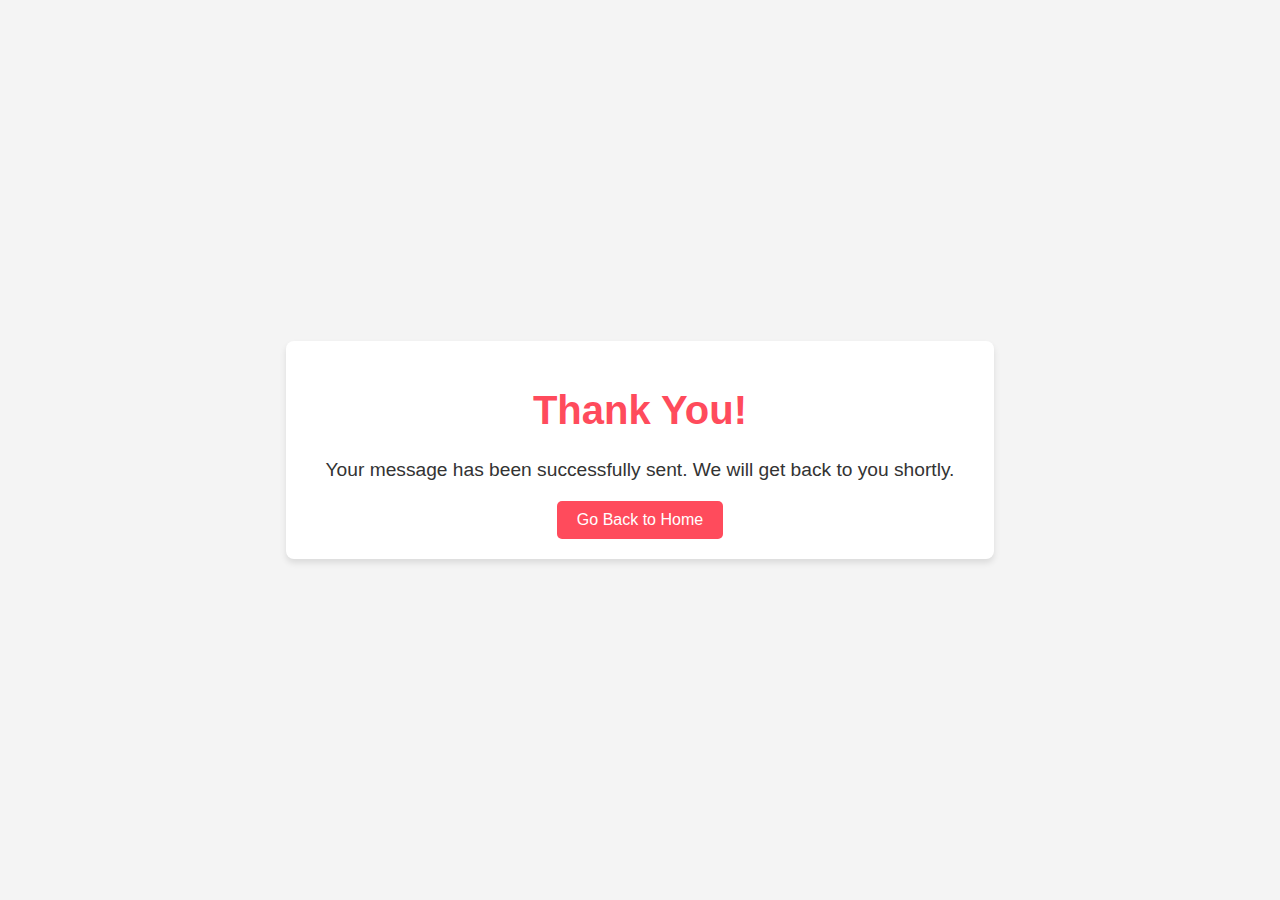
<file: docs/thank-you.html>
<!DOCTYPE html>
<html lang="en">
<head>
    <meta charset="UTF-8">
    <meta name="viewport" content="width=device-width, initial-scale=1.0">
    <title>Thank You</title>
    <style>
        body {
            font-family: Arial, sans-serif;
            margin: 0;
            padding: 0;
            display: flex;
            align-items: center;
            justify-content: center;
            height: 100vh;
            background-color: #f4f4f4;
            color: #333;
        }
        .thank-you-container {
            text-align: center;
            background: white;
            padding: 20px 40px;
            box-shadow: 0px 4px 6px rgba(0, 0, 0, 0.1);
            border-radius: 8px;
        }
        h1 {
            font-size: 2.5rem;
            color: #ff4b5c;
        }
        p {
            font-size: 1.2rem;
            margin: 10px 0 20px 0;
        }
        a {
            display: inline-block;
            text-decoration: none;
            color: white;
            background: #ff4b5c;
            padding: 10px 20px;
            border-radius: 5px;
            font-size: 1rem;
        }
        a:hover {
            background: #e03c4d;
        }
    </style>
</head>
<body>
    <div class="thank-you-container">
        <h1>Thank You!</h1>
        <p>Your message has been successfully sent. We will get back to you shortly.</p>
        <a href="index.html">Go Back to Home</a>
    </div>
</body>
</html>
</file>
<file: docs/assets/vendors/themify-icons/css/themify-icons.css>
@font-face {
	font-family: 'themify';
	src:url("../fonts/themify.eot?-fvbane");
	src:url("../fonts/themify.eot?#iefix-fvbane") format("embedded-opentype"),
		url("../fonts/themify.woff?-fvbane") format("woff"),
		url("../fonts/themify.ttf?-fvbane") format("truetype"),
		url("../fonts/themify.svg?-fvbane#themify") format("svg");
	font-weight: normal;
	font-style: normal;
}

[class^="ti-"], [class*=" ti-"] {
	font-family: 'themify';
	speak: none;
	font-style: normal;
	font-weight: normal;
	font-variant: normal;
	text-transform: none;
	line-height: 1;

	/* Better Font Rendering =========== */
	-webkit-font-smoothing: antialiased;
	-moz-osx-font-smoothing: grayscale;
}

.ti-wand:before {
	content: "\e600";
}
.ti-volume:before {
	content: "\e601";
}
.ti-user:before {
	content: "\e602";
}
.ti-unlock:before {
	content: "\e603";
}
.ti-unlink:before {
	content: "\e604";
}
.ti-trash:before {
	content: "\e605";
}
.ti-thought:before {
	content: "\e606";
}
.ti-target:before {
	content: "\e607";
}
.ti-tag:before {
	content: "\e608";
}
.ti-tablet:before {
	content: "\e609";
}
.ti-star:before {
	content: "\e60a";
}
.ti-spray:before {
	content: "\e60b";
}
.ti-signal:before {
	content: "\e60c";
}
.ti-shopping-cart:before {
	content: "\e60d";
}
.ti-shopping-cart-full:before {
	content: "\e60e";
}
.ti-settings:before {
	content: "\e60f";
}
.ti-search:before {
	content: "\e610";
}
.ti-zoom-in:before {
	content: "\e611";
}
.ti-zoom-out:before {
	content: "\e612";
}
.ti-cut:before {
	content: "\e613";
}
.ti-ruler:before {
	content: "\e614";
}
.ti-ruler-pencil:before {
	content: "\e615";
}
.ti-ruler-alt:before {
	content: "\e616";
}
.ti-bookmark:before {
	content: "\e617";
}
.ti-bookmark-alt:before {
	content: "\e618";
}
.ti-reload:before {
	content: "\e619";
}
.ti-plus:before {
	content: "\e61a";
}
.ti-pin:before {
	content: "\e61b";
}
.ti-pencil:before {
	content: "\e61c";
}
.ti-pencil-alt:before {
	content: "\e61d";
}
.ti-paint-roller:before {
	content: "\e61e";
}
.ti-paint-bucket:before {
	content: "\e61f";
}
.ti-na:before {
	content: "\e620";
}
.ti-mobile:before {
	content: "\e621";
}
.ti-minus:before {
	content: "\e622";
}
.ti-medall:before {
	content: "\e623";
}
.ti-medall-alt:before {
	content: "\e624";
}
.ti-marker:before {
	content: "\e625";
}
.ti-marker-alt:before {
	content: "\e626";
}
.ti-arrow-up:before {
	content: "\e627";
}
.ti-arrow-right:before {
	content: "\e628";
}
.ti-arrow-left:before {
	content: "\e629";
}
.ti-arrow-down:before {
	content: "\e62a";
}
.ti-lock:before {
	content: "\e62b";
}
.ti-location-arrow:before {
	content: "\e62c";
}
.ti-link:before {
	content: "\e62d";
}
.ti-layout:before {
	content: "\e62e";
}
.ti-layers:before {
	content: "\e62f";
}
.ti-layers-alt:before {
	content: "\e630";
}
.ti-key:before {
	content: "\e631";
}
.ti-import:before {
	content: "\e632";
}
.ti-image:before {
	content: "\e633";
}
.ti-heart:before {
	content: "\e634";
}
.ti-heart-broken:before {
	content: "\e635";
}
.ti-hand-stop:before {
	content: "\e636";
}
.ti-hand-open:before {
	content: "\e637";
}
.ti-hand-drag:before {
	content: "\e638";
}
.ti-folder:before {
	content: "\e639";
}
.ti-flag:before {
	content: "\e63a";
}
.ti-flag-alt:before {
	content: "\e63b";
}
.ti-flag-alt-2:before {
	content: "\e63c";
}
.ti-eye:before {
	content: "\e63d";
}
.ti-export:before {
	content: "\e63e";
}
.ti-exchange-vertical:before {
	content: "\e63f";
}
.ti-desktop:before {
	content: "\e640";
}
.ti-cup:before {
	content: "\e641";
}
.ti-crown:before {
	content: "\e642";
}
.ti-comments:before {
	content: "\e643";
}
.ti-comment:before {
	content: "\e644";
}
.ti-comment-alt:before {
	content: "\e645";
}
.ti-close:before {
	content: "\e646";
}
.ti-clip:before {
	content: "\e647";
}
.ti-angle-up:before {
	content: "\e648";
}
.ti-angle-right:before {
	content: "\e649";
}
.ti-angle-left:before {
	content: "\e64a";
}
.ti-angle-down:before {
	content: "\e64b";
}
.ti-check:before {
	content: "\e64c";
}
.ti-check-box:before {
	content: "\e64d";
}
.ti-camera:before {
	content: "\e64e";
}
.ti-announcement:before {
	content: "\e64f";
}
.ti-brush:before {
	content: "\e650";
}
.ti-briefcase:before {
	content: "\e651";
}
.ti-bolt:before {
	content: "\e652";
}
.ti-bolt-alt:before {
	content: "\e653";
}
.ti-blackboard:before {
	content: "\e654";
}
.ti-bag:before {
	content: "\e655";
}
.ti-move:before {
	content: "\e656";
}
.ti-arrows-vertical:before {
	content: "\e657";
}
.ti-arrows-horizontal:before {
	content: "\e658";
}
.ti-fullscreen:before {
	content: "\e659";
}
.ti-arrow-top-right:before {
	content: "\e65a";
}
.ti-arrow-top-left:before {
	content: "\e65b";
}
.ti-arrow-circle-up:before {
	content: "\e65c";
}
.ti-arrow-circle-right:before {
	content: "\e65d";
}
.ti-arrow-circle-left:before {
	content: "\e65e";
}
.ti-arrow-circle-down:before {
	content: "\e65f";
}
.ti-angle-double-up:before {
	content: "\e660";
}
.ti-angle-double-right:before {
	content: "\e661";
}
.ti-angle-double-left:before {
	content: "\e662";
}
.ti-angle-double-down:before {
	content: "\e663";
}
.ti-zip:before {
	content: "\e664";
}
.ti-world:before {
	content: "\e665";
}
.ti-wheelchair:before {
	content: "\e666";
}
.ti-view-list:before {
	content: "\e667";
}
.ti-view-list-alt:before {
	content: "\e668";
}
.ti-view-grid:before {
	content: "\e669";
}
.ti-uppercase:before {
	content: "\e66a";
}
.ti-upload:before {
	content: "\e66b";
}
.ti-underline:before {
	content: "\e66c";
}
.ti-truck:before {
	content: "\e66d";
}
.ti-timer:before {
	content: "\e66e";
}
.ti-ticket:before {
	content: "\e66f";
}
.ti-thumb-up:before {
	content: "\e670";
}
.ti-thumb-down:before {
	content: "\e671";
}
.ti-text:before {
	content: "\e672";
}
.ti-stats-up:before {
	content: "\e673";
}
.ti-stats-down:before {
	content: "\e674";
}
.ti-split-v:before {
	content: "\e675";
}
.ti-split-h:before {
	content: "\e676";
}
.ti-smallcap:before {
	content: "\e677";
}
.ti-shine:before {
	content: "\e678";
}
.ti-shift-right:before {
	content: "\e679";
}
.ti-shift-left:before {
	content: "\e67a";
}
.ti-shield:before {
	content: "\e67b";
}
.ti-notepad:before {
	content: "\e67c";
}
.ti-server:before {
	content: "\e67d";
}
.ti-quote-right:before {
	content: "\e67e";
}
.ti-quote-left:before {
	content: "\e67f";
}
.ti-pulse:before {
	content: "\e680";
}
.ti-printer:before {
	content: "\e681";
}
.ti-power-off:before {
	content: "\e682";
}
.ti-plug:before {
	content: "\e683";
}
.ti-pie-chart:before {
	content: "\e684";
}
.ti-paragraph:before {
	content: "\e685";
}
.ti-panel:before {
	content: "\e686";
}
.ti-package:before {
	content: "\e687";
}
.ti-music:before {
	content: "\e688";
}
.ti-music-alt:before {
	content: "\e689";
}
.ti-mouse:before {
	content: "\e68a";
}
.ti-mouse-alt:before {
	content: "\e68b";
}
.ti-money:before {
	content: "\e68c";
}
.ti-microphone:before {
	content: "\e68d";
}
.ti-menu:before {
	content: "\e68e";
}
.ti-menu-alt:before {
	content: "\e68f";
}
.ti-map:before {
	content: "\e690";
}
.ti-map-alt:before {
	content: "\e691";
}
.ti-loop:before {
	content: "\e692";
}
.ti-location-pin:before {
	content: "\e693";
}
.ti-list:before {
	content: "\e694";
}
.ti-light-bulb:before {
	content: "\e695";
}
.ti-Italic:before {
	content: "\e696";
}
.ti-info:before {
	content: "\e697";
}
.ti-infinite:before {
	content: "\e698";
}
.ti-id-badge:before {
	content: "\e699";
}
.ti-hummer:before {
	content: "\e69a";
}
.ti-home:before {
	content: "\e69b";
}
.ti-help:before {
	content: "\e69c";
}
.ti-headphone:before {
	content: "\e69d";
}
.ti-harddrives:before {
	content: "\e69e";
}
.ti-harddrive:before {
	content: "\e69f";
}
.ti-gift:before {
	content: "\e6a0";
}
.ti-game:before {
	content: "\e6a1";
}
.ti-filter:before {
	content: "\e6a2";
}
.ti-files:before {
	content: "\e6a3";
}
.ti-file:before {
	content: "\e6a4";
}
.ti-eraser:before {
	content: "\e6a5";
}
.ti-envelope:before {
	content: "\e6a6";
}
.ti-download:before {
	content: "\e6a7";
}
.ti-direction:before {
	content: "\e6a8";
}
.ti-direction-alt:before {
	content: "\e6a9";
}
.ti-dashboard:before {
	content: "\e6aa";
}
.ti-control-stop:before {
	content: "\e6ab";
}
.ti-control-shuffle:before {
	content: "\e6ac";
}
.ti-control-play:before {
	content: "\e6ad";
}
.ti-control-pause:before {
	content: "\e6ae";
}
.ti-control-forward:before {
	content: "\e6af";
}
.ti-control-backward:before {
	content: "\e6b0";
}
.ti-cloud:before {
	content: "\e6b1";
}
.ti-cloud-up:before {
	content: "\e6b2";
}
.ti-cloud-down:before {
	content: "\e6b3";
}
.ti-clipboard:before {
	content: "\e6b4";
}
.ti-car:before {
	content: "\e6b5";
}
.ti-calendar:before {
	content: "\e6b6";
}
.ti-book:before {
	content: "\e6b7";
}
.ti-bell:before {
	content: "\e6b8";
}
.ti-basketball:before {
	content: "\e6b9";
}
.ti-bar-chart:before {
	content: "\e6ba";
}
.ti-bar-chart-alt:before {
	content: "\e6bb";
}
.ti-back-right:before {
	content: "\e6bc";
}
.ti-back-left:before {
	content: "\e6bd";
}
.ti-arrows-corner:before {
	content: "\e6be";
}
.ti-archive:before {
	content: "\e6bf";
}
.ti-anchor:before {
	content: "\e6c0";
}
.ti-align-right:before {
	content: "\e6c1";
}
.ti-align-left:before {
	content: "\e6c2";
}
.ti-align-justify:before {
	content: "\e6c3";
}
.ti-align-center:before {
	content: "\e6c4";
}
.ti-alert:before {
	content: "\e6c5";
}
.ti-alarm-clock:before {
	content: "\e6c6";
}
.ti-agenda:before {
	content: "\e6c7";
}
.ti-write:before {
	content: "\e6c8";
}
.ti-window:before {
	content: "\e6c9";
}
.ti-widgetized:before {
	content: "\e6ca";
}
.ti-widget:before {
	content: "\e6cb";
}
.ti-widget-alt:before {
	content: "\e6cc";
}
.ti-wallet:before {
	content: "\e6cd";
}
.ti-video-clapper:before {
	content: "\e6ce";
}
.ti-video-camera:before {
	content: "\e6cf";
}
.ti-vector:before {
	content: "\e6d0";
}
.ti-themify-logo:before {
	content: "\e6d1";
}
.ti-themify-favicon:before {
	content: "\e6d2";
}
.ti-themify-favicon-alt:before {
	content: "\e6d3";
}
.ti-support:before {
	content: "\e6d4";
}
.ti-stamp:before {
	content: "\e6d5";
}
.ti-split-v-alt:before {
	content: "\e6d6";
}
.ti-slice:before {
	content: "\e6d7";
}
.ti-shortcode:before {
	content: "\e6d8";
}
.ti-shift-right-alt:before {
	content: "\e6d9";
}
.ti-shift-left-alt:before {
	content: "\e6da";
}
.ti-ruler-alt-2:before {
	content: "\e6db";
}
.ti-receipt:before {
	content: "\e6dc";
}
.ti-pin2:before {
	content: "\e6dd";
}
.ti-pin-alt:before {
	content: "\e6de";
}
.ti-pencil-alt2:before {
	content: "\e6df";
}
.ti-palette:before {
	content: "\e6e0";
}
.ti-more:before {
	content: "\e6e1";
}
.ti-more-alt:before {
	content: "\e6e2";
}
.ti-microphone-alt:before {
	content: "\e6e3";
}
.ti-magnet:before {
	content: "\e6e4";
}
.ti-line-double:before {
	content: "\e6e5";
}
.ti-line-dotted:before {
	content: "\e6e6";
}
.ti-line-dashed:before {
	content: "\e6e7";
}
.ti-layout-width-full:before {
	content: "\e6e8";
}
.ti-layout-width-default:before {
	content: "\e6e9";
}
.ti-layout-width-default-alt:before {
	content: "\e6ea";
}
.ti-layout-tab:before {
	content: "\e6eb";
}
.ti-layout-tab-window:before {
	content: "\e6ec";
}
.ti-layout-tab-v:before {
	content: "\e6ed";
}
.ti-layout-tab-min:before {
	content: "\e6ee";
}
.ti-layout-slider:before {
	content: "\e6ef";
}
.ti-layout-slider-alt:before {
	content: "\e6f0";
}
.ti-layout-sidebar-right:before {
	content: "\e6f1";
}
.ti-layout-sidebar-none:before {
	content: "\e6f2";
}
.ti-layout-sidebar-left:before {
	content: "\e6f3";
}
.ti-layout-placeholder:before {
	content: "\e6f4";
}
.ti-layout-menu:before {
	content: "\e6f5";
}
.ti-layout-menu-v:before {
	content: "\e6f6";
}
.ti-layout-menu-separated:before {
	content: "\e6f7";
}
.ti-layout-menu-full:before {
	content: "\e6f8";
}
.ti-layout-media-right-alt:before {
	content: "\e6f9";
}
.ti-layout-media-right:before {
	content: "\e6fa";
}
.ti-layout-media-overlay:before {
	content: "\e6fb";
}
.ti-layout-media-overlay-alt:before {
	content: "\e6fc";
}
.ti-layout-media-overlay-alt-2:before {
	content: "\e6fd";
}
.ti-layout-media-left-alt:before {
	content: "\e6fe";
}
.ti-layout-media-left:before {
	content: "\e6ff";
}
.ti-layout-media-center-alt:before {
	content: "\e700";
}
.ti-layout-media-center:before {
	content: "\e701";
}
.ti-layout-list-thumb:before {
	content: "\e702";
}
.ti-layout-list-thumb-alt:before {
	content: "\e703";
}
.ti-layout-list-post:before {
	content: "\e704";
}
.ti-layout-list-large-image:before {
	content: "\e705";
}
.ti-layout-line-solid:before {
	content: "\e706";
}
.ti-layout-grid4:before {
	content: "\e707";
}
.ti-layout-grid3:before {
	content: "\e708";
}
.ti-layout-grid2:before {
	content: "\e709";
}
.ti-layout-grid2-thumb:before {
	content: "\e70a";
}
.ti-layout-cta-right:before {
	content: "\e70b";
}
.ti-layout-cta-left:before {
	content: "\e70c";
}
.ti-layout-cta-center:before {
	content: "\e70d";
}
.ti-layout-cta-btn-right:before {
	content: "\e70e";
}
.ti-layout-cta-btn-left:before {
	content: "\e70f";
}
.ti-layout-column4:before {
	content: "\e710";
}
.ti-layout-column3:before {
	content: "\e711";
}
.ti-layout-column2:before {
	content: "\e712";
}
.ti-layout-accordion-separated:before {
	content: "\e713";
}
.ti-layout-accordion-merged:before {
	content: "\e714";
}
.ti-layout-accordion-list:before {
	content: "\e715";
}
.ti-ink-pen:before {
	content: "\e716";
}
.ti-info-alt:before {
	content: "\e717";
}
.ti-help-alt:before {
	content: "\e718";
}
.ti-headphone-alt:before {
	content: "\e719";
}
.ti-hand-point-up:before {
	content: "\e71a";
}
.ti-hand-point-right:before {
	content: "\e71b";
}
.ti-hand-point-left:before {
	content: "\e71c";
}
.ti-hand-point-down:before {
	content: "\e71d";
}
.ti-gallery:before {
	content: "\e71e";
}
.ti-face-smile:before {
	content: "\e71f";
}
.ti-face-sad:before {
	content: "\e720";
}
.ti-credit-card:before {
	content: "\e721";
}
.ti-control-skip-forward:before {
	content: "\e722";
}
.ti-control-skip-backward:before {
	content: "\e723";
}
.ti-control-record:before {
	content: "\e724";
}
.ti-control-eject:before {
	content: "\e725";
}
.ti-comments-smiley:before {
	content: "\e726";
}
.ti-brush-alt:before {
	content: "\e727";
}
.ti-youtube:before {
	content: "\e728";
}
.ti-vimeo:before {
	content: "\e729";
}
.ti-twitter:before {
	content: "\e72a";
}
.ti-time:before {
	content: "\e72b";
}
.ti-tumblr:before {
	content: "\e72c";
}
.ti-skype:before {
	content: "\e72d";
}
.ti-share:before {
	content: "\e72e";
}
.ti-share-alt:before {
	content: "\e72f";
}
.ti-rocket:before {
	content: "\e730";
}
.ti-pinterest:before {
	content: "\e731";
}
.ti-new-window:before {
	content: "\e732";
}
.ti-microsoft:before {
	content: "\e733";
}
.ti-list-ol:before {
	content: "\e734";
}
.ti-linkedin:before {
	content: "\e735";
}
.ti-layout-sidebar-2:before {
	content: "\e736";
}
.ti-layout-grid4-alt:before {
	content: "\e737";
}
.ti-layout-grid3-alt:before {
	content: "\e738";
}
.ti-layout-grid2-alt:before {
	content: "\e739";
}
.ti-layout-column4-alt:before {
	content: "\e73a";
}
.ti-layout-column3-alt:before {
	content: "\e73b";
}
.ti-layout-column2-alt:before {
	content: "\e73c";
}
.ti-instagram:before {
	content: "\e73d";
}
.ti-google:before {
	content: "\e73e";
}
.ti-github:before {
	content: "\e73f";
}
.ti-flickr:before {
	content: "\e740";
}
.ti-facebook:before {
	content: "\e741";
}
.ti-dropbox:before {
	content: "\e742";
}
.ti-dribbble:before {
	content: "\e743";
}
.ti-apple:before {
	content: "\e744";
}
.ti-android:before {
	content: "\e745";
}
.ti-save:before {
	content: "\e746";
}
.ti-save-alt:before {
	content: "\e747";
}
.ti-yahoo:before {
	content: "\e748";
}
.ti-wordpress:before {
	content: "\e749";
}
.ti-vimeo-alt:before {
	content: "\e74a";
}
.ti-twitter-alt:before {
	content: "\e74b";
}
.ti-tumblr-alt:before {
	content: "\e74c";
}
.ti-trello:before {
	content: "\e74d";
}
.ti-stack-overflow:before {
	content: "\e74e";
}
.ti-soundcloud:before {
	content: "\e74f";
}
.ti-sharethis:before {
	content: "\e750";
}
.ti-sharethis-alt:before {
	content: "\e751";
}
.ti-reddit:before {
	content: "\e752";
}
.ti-pinterest-alt:before {
	content: "\e753";
}
.ti-microsoft-alt:before {
	content: "\e754";
}
.ti-linux:before {
	content: "\e755";
}
.ti-jsfiddle:before {
	content: "\e756";
}
.ti-joomla:before {
	content: "\e757";
}
.ti-html5:before {
	content: "\e758";
}
.ti-flickr-alt:before {
	content: "\e759";
}
.ti-email:before {
	content: "\e75a";
}
.ti-drupal:before {
	content: "\e75b";
}
.ti-dropbox-alt:before {
	content: "\e75c";
}
.ti-css3:before {
	content: "\e75d";
}
.ti-rss:before {
	content: "\e75e";
}
.ti-rss-alt:before {
	content: "\e75f";
}
</file>
<file: docs/assets/css/chaitalik.css>
@charset "UTF-8";
/*!
=========================================================
* JohnDoe Landing page
=========================================================

* Copyright: 2019 DevCRUD (https://devcrud.com)
* Licensed: (https://devcrud.com/licenses)
* Coded by www.devcrud.com

=========================================================

* The above copyright notice and this permission notice shall be included in all copies or substantial portions of the Software.
*/
@import url("https://fonts.googleapis.com/css?family=Source+Sans+Pro:200,200i,300,300i,400,400i,600,600i,700,700i,900,900i&display=swap");
:root {
  --blue: #79A9F5;
  --indigo: #C45F90;
  --purple: #A16AE8;
  --pink: #FC8BC0;
  --red: #F85C70;
  --orange: #FF8882;
  --yellow: #FAD02C;
  --green: #A3C14A;
  --teal: #20c997;
  --cyan: #47D8E0;
  --white: #fff;
  --gray: #6c757d;
  --gray-dark: #343a40;
  --primary: #F85C70;
  --secondary: #6c757d;
  --success: #A3C14A;
  --info: #47D8E0;
  --warning: #FF8882;
  --danger: #F85C70;
  --light: #f8f9fa;
  --dark: #343a40;
  --breakpoint-xs: 0;
  --breakpoint-sm: 576px;
  --breakpoint-md: 768px;
  --breakpoint-lg: 992px;
  --breakpoint-xl: 1200px;
  --font-family-sans-serif: "Source Sans Pro", sans-serif;
  --font-family-monospace: SFMono-Regular, Menlo, Monaco, Consolas, "Liberation Mono", "Courier New", monospace;
}

*,
*::before,
*::after {
  box-sizing: border-box;
}

html {
  font-family: sans-serif;
  line-height: 1.15;
  -webkit-text-size-adjust: 100%;
  -webkit-tap-highlight-color: rgba(0, 0, 0, 0);
}

article, aside, figcaption, figure, footer, header, hgroup, main, nav, section {
  display: block;
}

body {
  margin: 0;
  font-family: "Source Sans Pro", sans-serif;
  font-size: 1rem;
  font-weight: 400;
  line-height: 1.5;
  color: #212529;
  text-align: left;
  background-color: #fff;
}

[tabindex="-1"]:focus {
  outline: 0 !important;
}

hr {
  box-sizing: content-box;
  height: 0;
  overflow: visible;
}

h1, h2, h3, h4, h5, h6 {
  margin-top: 0;
  margin-bottom: 0.5rem;
}

p {
  margin-top: 0;
  margin-bottom: 1rem;
}

abbr[title],
abbr[data-original-title] {
  text-decoration: underline;
  -webkit-text-decoration: underline dotted;
          text-decoration: underline dotted;
  cursor: help;
  border-bottom: 0;
  -webkit-text-decoration-skip-ink: none;
          text-decoration-skip-ink: none;
}

address {
  margin-bottom: 1rem;
  font-style: normal;
  line-height: inherit;
}

ol,
ul,
dl {
  margin-top: 0;
  margin-bottom: 1rem;
}

ol ol,
ul ul,
ol ul,
ul ol {
  margin-bottom: 0;
}

dt {
  font-weight: 700;
}

dd {
  margin-bottom: .5rem;
  margin-left: 0;
}

blockquote {
  margin: 0 0 1rem;
}

b,
strong {
  font-weight: bolder;
}

small {
  font-size: 80%;
}

sub,
sup {
  position: relative;
  font-size: 75%;
  line-height: 0;
  vertical-align: baseline;
}

sub {
  bottom: -.25em;
}

sup {
  top: -.5em;
}

a {
  color: #F85C70;
  text-decoration: none;
  background-color: transparent;
}

a:hover {
  color: #f51330;
  text-decoration: none;
}

a:not([href]):not([tabindex]) {
  color: inherit;
  text-decoration: none;
}

a:not([href]):not([tabindex]):hover, a:not([href]):not([tabindex]):focus {
  color: inherit;
  text-decoration: none;
}

a:not([href]):not([tabindex]):focus {
  outline: 0;
}

pre,
code,
kbd,
samp {
  font-family: SFMono-Regular, Menlo, Monaco, Consolas, "Liberation Mono", "Courier New", monospace;
  font-size: 1em;
}

pre {
  margin-top: 0;
  margin-bottom: 1rem;
  overflow: auto;
}

figure {
  margin: 0 0 1rem;
}

img {
  vertical-align: middle;
  border-style: none;
}

svg {
  overflow: hidden;
  vertical-align: middle;
}

table {
  border-collapse: collapse;
}

caption {
  padding-top: 0.75rem;
  padding-bottom: 0.75rem;
  color: #6c757d;
  text-align: left;
  caption-side: bottom;
}

th {
  text-align: inherit;
}

label {
  display: inline-block;
  margin-bottom: 0.5rem;
}

button {
  border-radius: 0;
}

button:focus {
  outline: 1px dotted;
  outline: 5px auto -webkit-focus-ring-color;
}

input,
button,
select,
optgroup,
textarea {
  margin: 0;
  font-family: inherit;
  font-size: inherit;
  line-height: inherit;
}

button,
input {
  overflow: visible;
}

button,
select {
  text-transform: none;
}

select {
  word-wrap: normal;
}

button,
[type="button"],
[type="reset"],
[type="submit"] {
  -webkit-appearance: button;
}

button:not(:disabled),
[type="button"]:not(:disabled),
[type="reset"]:not(:disabled),
[type="submit"]:not(:disabled) {
  cursor: pointer;
}

button::-moz-focus-inner,
[type="button"]::-moz-focus-inner,
[type="reset"]::-moz-focus-inner,
[type="submit"]::-moz-focus-inner {
  padding: 0;
  border-style: none;
}

input[type="radio"],
input[type="checkbox"] {
  box-sizing: border-box;
  padding: 0;
}

input[type="date"],
input[type="time"],
input[type="datetime-local"],
input[type="month"] {
  -webkit-appearance: listbox;
}

textarea {
  overflow: auto;
  resize: vertical;
}

fieldset {
  min-width: 0;
  padding: 0;
  margin: 0;
  border: 0;
}

legend {
  display: block;
  width: 100%;
  max-width: 100%;
  padding: 0;
  margin-bottom: .5rem;
  font-size: 1.5rem;
  line-height: inherit;
  color: inherit;
  white-space: normal;
}

progress {
  vertical-align: baseline;
}

[type="number"]::-webkit-inner-spin-button,
[type="number"]::-webkit-outer-spin-button {
  height: auto;
}

[type="search"] {
  outline-offset: -2px;
  -webkit-appearance: none;
}

[type="search"]::-webkit-search-decoration {
  -webkit-appearance: none;
}

::-webkit-file-upload-button {
  font: inherit;
  -webkit-appearance: button;
}

output {
  display: inline-block;
}

summary {
  display: list-item;
  cursor: pointer;
}

template {
  display: none;
}

[hidden] {
  display: none !important;
}

h1, h2, h3, h4, h5, h6,
.h1, .h2, .h3, .h4, .h5, .h6 {
  margin-bottom: 0.5rem;
  font-family: "Dosis", sans-serif;
  font-weight: 500;
  line-height: 1.2;
}

h1, .h1 {
  font-size: 2.5rem;
}

h2, .h2 {
  font-size: 2rem;
}

h3, .h3 {
  font-size: 1.75rem;
}

h4, .h4 {
  font-size: 1.5rem;
}

h5, .h5 {
  font-size: 1.25rem;
}

h6, .h6 {
  font-size: 1rem;
}

.lead {
  font-size: 1.25rem;
  font-weight: 300;
}

.display-1 {
  font-size: 6rem;
  font-weight: 300;
  line-height: 1.2;
}

.display-2 {
  font-size: 5.5rem;
  font-weight: 300;
  line-height: 1.2;
}

.display-3 {
  font-size: 4.5rem;
  font-weight: 300;
  line-height: 1.2;
}

.display-4 {
  font-size: 3.5rem;
  font-weight: 300;
  line-height: 1.2;
}

hr {
  margin-top: 1rem;
  margin-bottom: 1rem;
  border: 0;
  border-top: 1px solid rgba(0, 0, 0, 0.1);
}

small,
.small {
  font-size: 80%;
  font-weight: 400;
}

mark,
.mark {
  padding: 0.2em;
  background-color: #fcf8e3;
}

.list-unstyled {
  padding-left: 0;
  list-style: none;
}

.list-inline {
  padding-left: 0;
  list-style: none;
}

.list-inline-item {
  display: inline-block;
}

.list-inline-item:not(:last-child) {
  margin-right: 0.5rem;
}

.initialism {
  font-size: 90%;
  text-transform: uppercase;
}

.blockquote {
  margin-bottom: 1rem;
  font-size: 1.25rem;
}

.blockquote-footer {
  display: block;
  font-size: 80%;
  color: #6c757d;
}

.blockquote-footer::before {
  content: "\2014\00A0";
}

.img-fluid {
  max-width: 100%;
  height: auto;
}

.img-thumbnail {
  padding: 0.25rem;
  background-color: #fff;
  border: 1px solid #dee2e6;
  border-radius: 0.25rem;
  max-width: 100%;
  height: auto;
}

.figure {
  display: inline-block;
}

.figure-img {
  margin-bottom: 0.5rem;
  line-height: 1;
}

.figure-caption {
  font-size: 90%;
  color: #6c757d;
}

code {
  font-size: 87.5%;
  color: #FC8BC0;
  word-break: break-word;
}

a > code {
  color: inherit;
}

kbd {
  padding: 0.2rem 0.4rem;
  font-size: 87.5%;
  color: #fff;
  background-color: #212529;
  border-radius: 0.2rem;
}

kbd kbd {
  padding: 0;
  font-size: 100%;
  font-weight: 700;
}

pre {
  display: block;
  font-size: 87.5%;
  color: #212529;
}

pre code {
  font-size: inherit;
  color: inherit;
  word-break: normal;
}

.pre-scrollable {
  max-height: 340px;
  overflow-y: scroll;
}

.container {
  width: 100%;
  padding-right: 15px;
  padding-left: 15px;
  margin-right: auto;
  margin-left: auto;
}

@media (min-width: 576px) {
  .container {
    max-width: 540px;
  }
}

@media (min-width: 768px) {
  .container {
    max-width: 720px;
  }
}

@media (min-width: 992px) {
  .container {
    max-width: 960px;
  }
}

@media (min-width: 1200px) {
  .container {
    max-width: 1140px;
  }
}

.container-fluid {
  width: 100%;
  padding-right: 15px;
  padding-left: 15px;
  margin-right: auto;
  margin-left: auto;
}

.row {
  display: -webkit-box;
  display: -webkit-flex;
  display: -ms-flexbox;
  display: flex;
  -webkit-flex-wrap: wrap;
      -ms-flex-wrap: wrap;
          flex-wrap: wrap;
  margin-right: -15px;
  margin-left: -15px;
}

.no-gutters {
  margin-right: 0;
  margin-left: 0;
}

.no-gutters > .col,
.no-gutters > [class*="col-"] {
  padding-right: 0;
  padding-left: 0;
}

.col-1, .col-2, .col-3, .col-4, .col-5, .col-6, .col-7, .col-8, .col-9, .col-10, .col-11, .col-12, .col,
.col-auto, .col-sm-1, .col-sm-2, .col-sm-3, .col-sm-4, .col-sm-5, .col-sm-6, .col-sm-7, .col-sm-8, .col-sm-9, .col-sm-10, .col-sm-11, .col-sm-12, .col-sm,
.col-sm-auto, .col-md-1, .col-md-2, .col-md-3, .col-md-4, .col-md-5, .col-md-6, .col-md-7, .col-md-8, .col-md-9, .col-md-10, .col-md-11, .col-md-12, .col-md,
.col-md-auto, .col-lg-1, .col-lg-2, .col-lg-3, .col-lg-4, .col-lg-5, .col-lg-6, .col-lg-7, .col-lg-8, .col-lg-9, .col-lg-10, .col-lg-11, .col-lg-12, .col-lg,
.col-lg-auto, .col-xl-1, .col-xl-2, .col-xl-3, .col-xl-4, .col-xl-5, .col-xl-6, .col-xl-7, .col-xl-8, .col-xl-9, .col-xl-10, .col-xl-11, .col-xl-12, .col-xl,
.col-xl-auto {
  position: relative;
  width: 100%;
  padding-right: 15px;
  padding-left: 15px;
}

.col {
  -webkit-flex-basis: 0;
      -ms-flex-preferred-size: 0;
          flex-basis: 0;
  -webkit-box-flex: 1;
  -webkit-flex-grow: 1;
      -ms-flex-positive: 1;
          flex-grow: 1;
  max-width: 100%;
}

.col-auto {
  -webkit-box-flex: 0;
  -webkit-flex: 0 0 auto;
      -ms-flex: 0 0 auto;
          flex: 0 0 auto;
  width: auto;
  max-width: 100%;
}

.col-1 {
  -webkit-box-flex: 0;
  -webkit-flex: 0 0 8.33333%;
      -ms-flex: 0 0 8.33333%;
          flex: 0 0 8.33333%;
  max-width: 8.33333%;
}

.col-2 {
  -webkit-box-flex: 0;
  -webkit-flex: 0 0 16.66667%;
      -ms-flex: 0 0 16.66667%;
          flex: 0 0 16.66667%;
  max-width: 16.66667%;
}

.col-3 {
  -webkit-box-flex: 0;
  -webkit-flex: 0 0 25%;
      -ms-flex: 0 0 25%;
          flex: 0 0 25%;
  max-width: 25%;
}

.col-4 {
  -webkit-box-flex: 0;
  -webkit-flex: 0 0 33.33333%;
      -ms-flex: 0 0 33.33333%;
          flex: 0 0 33.33333%;
  max-width: 33.33333%;
}

.col-5 {
  -webkit-box-flex: 0;
  -webkit-flex: 0 0 41.66667%;
      -ms-flex: 0 0 41.66667%;
          flex: 0 0 41.66667%;
  max-width: 41.66667%;
}

.col-6 {
  -webkit-box-flex: 0;
  -webkit-flex: 0 0 50%;
      -ms-flex: 0 0 50%;
          flex: 0 0 50%;
  max-width: 50%;
}

.col-7 {
  -webkit-box-flex: 0;
  -webkit-flex: 0 0 58.33333%;
      -ms-flex: 0 0 58.33333%;
          flex: 0 0 58.33333%;
  max-width: 58.33333%;
}

.col-8 {
  -webkit-box-flex: 0;
  -webkit-flex: 0 0 66.66667%;
      -ms-flex: 0 0 66.66667%;
          flex: 0 0 66.66667%;
  max-width: 66.66667%;
}

.col-9 {
  -webkit-box-flex: 0;
  -webkit-flex: 0 0 75%;
      -ms-flex: 0 0 75%;
          flex: 0 0 75%;
  max-width: 75%;
}

.col-10 {
  -webkit-box-flex: 0;
  -webkit-flex: 0 0 83.33333%;
      -ms-flex: 0 0 83.33333%;
          flex: 0 0 83.33333%;
  max-width: 83.33333%;
}

.col-11 {
  -webkit-box-flex: 0;
  -webkit-flex: 0 0 91.66667%;
      -ms-flex: 0 0 91.66667%;
          flex: 0 0 91.66667%;
  max-width: 91.66667%;
}

.col-12 {
  -webkit-box-flex: 0;
  -webkit-flex: 0 0 100%;
      -ms-flex: 0 0 100%;
          flex: 0 0 100%;
  max-width: 100%;
}

.order-first {
  -webkit-box-ordinal-group: 0;
  -webkit-order: -1;
      -ms-flex-order: -1;
          order: -1;
}

.order-last {
  -webkit-box-ordinal-group: 14;
  -webkit-order: 13;
      -ms-flex-order: 13;
          order: 13;
}

.order-0 {
  -webkit-box-ordinal-group: 1;
  -webkit-order: 0;
      -ms-flex-order: 0;
          order: 0;
}

.order-1 {
  -webkit-box-ordinal-group: 2;
  -webkit-order: 1;
      -ms-flex-order: 1;
          order: 1;
}

.order-2 {
  -webkit-box-ordinal-group: 3;
  -webkit-order: 2;
      -ms-flex-order: 2;
          order: 2;
}

.order-3 {
  -webkit-box-ordinal-group: 4;
  -webkit-order: 3;
      -ms-flex-order: 3;
          order: 3;
}

.order-4 {
  -webkit-box-ordinal-group: 5;
  -webkit-order: 4;
      -ms-flex-order: 4;
          order: 4;
}

.order-5 {
  -webkit-box-ordinal-group: 6;
  -webkit-order: 5;
      -ms-flex-order: 5;
          order: 5;
}

.order-6 {
  -webkit-box-ordinal-group: 7;
  -webkit-order: 6;
      -ms-flex-order: 6;
          order: 6;
}

.order-7 {
  -webkit-box-ordinal-group: 8;
  -webkit-order: 7;
      -ms-flex-order: 7;
          order: 7;
}

.order-8 {
  -webkit-box-ordinal-group: 9;
  -webkit-order: 8;
      -ms-flex-order: 8;
          order: 8;
}

.order-9 {
  -webkit-box-ordinal-group: 10;
  -webkit-order: 9;
      -ms-flex-order: 9;
          order: 9;
}

.order-10 {
  -webkit-box-ordinal-group: 11;
  -webkit-order: 10;
      -ms-flex-order: 10;
          order: 10;
}

.order-11 {
  -webkit-box-ordinal-group: 12;
  -webkit-order: 11;
      -ms-flex-order: 11;
          order: 11;
}

.order-12 {
  -webkit-box-ordinal-group: 13;
  -webkit-order: 12;
      -ms-flex-order: 12;
          order: 12;
}

.offset-1 {
  margin-left: 8.33333%;
}

.offset-2 {
  margin-left: 16.66667%;
}

.offset-3 {
  margin-left: 25%;
}

.offset-4 {
  margin-left: 33.33333%;
}

.offset-5 {
  margin-left: 41.66667%;
}

.offset-6 {
  margin-left: 50%;
}

.offset-7 {
  margin-left: 58.33333%;
}

.offset-8 {
  margin-left: 66.66667%;
}

.offset-9 {
  margin-left: 75%;
}

.offset-10 {
  margin-left: 83.33333%;
}

.offset-11 {
  margin-left: 91.66667%;
}

@media (min-width: 576px) {
  .col-sm {
    -webkit-flex-basis: 0;
        -ms-flex-preferred-size: 0;
            flex-basis: 0;
    -webkit-box-flex: 1;
    -webkit-flex-grow: 1;
        -ms-flex-positive: 1;
            flex-grow: 1;
    max-width: 100%;
  }
  .col-sm-auto {
    -webkit-box-flex: 0;
    -webkit-flex: 0 0 auto;
        -ms-flex: 0 0 auto;
            flex: 0 0 auto;
    width: auto;
    max-width: 100%;
  }
  .col-sm-1 {
    -webkit-box-flex: 0;
    -webkit-flex: 0 0 8.33333%;
        -ms-flex: 0 0 8.33333%;
            flex: 0 0 8.33333%;
    max-width: 8.33333%;
  }
  .col-sm-2 {
    -webkit-box-flex: 0;
    -webkit-flex: 0 0 16.66667%;
        -ms-flex: 0 0 16.66667%;
            flex: 0 0 16.66667%;
    max-width: 16.66667%;
  }
  .col-sm-3 {
    -webkit-box-flex: 0;
    -webkit-flex: 0 0 25%;
        -ms-flex: 0 0 25%;
            flex: 0 0 25%;
    max-width: 25%;
  }
  .col-sm-4 {
    -webkit-box-flex: 0;
    -webkit-flex: 0 0 33.33333%;
        -ms-flex: 0 0 33.33333%;
            flex: 0 0 33.33333%;
    max-width: 33.33333%;
  }
  .col-sm-5 {
    -webkit-box-flex: 0;
    -webkit-flex: 0 0 41.66667%;
        -ms-flex: 0 0 41.66667%;
            flex: 0 0 41.66667%;
    max-width: 41.66667%;
  }
  .col-sm-6 {
    -webkit-box-flex: 0;
    -webkit-flex: 0 0 50%;
        -ms-flex: 0 0 50%;
            flex: 0 0 50%;
    max-width: 50%;
  }
  .col-sm-7 {
    -webkit-box-flex: 0;
    -webkit-flex: 0 0 58.33333%;
        -ms-flex: 0 0 58.33333%;
            flex: 0 0 58.33333%;
    max-width: 58.33333%;
  }
  .col-sm-8 {
    -webkit-box-flex: 0;
    -webkit-flex: 0 0 66.66667%;
        -ms-flex: 0 0 66.66667%;
            flex: 0 0 66.66667%;
    max-width: 66.66667%;
  }
  .col-sm-9 {
    -webkit-box-flex: 0;
    -webkit-flex: 0 0 75%;
        -ms-flex: 0 0 75%;
            flex: 0 0 75%;
    max-width: 75%;
  }
  .col-sm-10 {
    -webkit-box-flex: 0;
    -webkit-flex: 0 0 83.33333%;
        -ms-flex: 0 0 83.33333%;
            flex: 0 0 83.33333%;
    max-width: 83.33333%;
  }
  .col-sm-11 {
    -webkit-box-flex: 0;
    -webkit-flex: 0 0 91.66667%;
        -ms-flex: 0 0 91.66667%;
            flex: 0 0 91.66667%;
    max-width: 91.66667%;
  }
  .col-sm-12 {
    -webkit-box-flex: 0;
    -webkit-flex: 0 0 100%;
        -ms-flex: 0 0 100%;
            flex: 0 0 100%;
    max-width: 100%;
  }
  .order-sm-first {
    -webkit-box-ordinal-group: 0;
    -webkit-order: -1;
        -ms-flex-order: -1;
            order: -1;
  }
  .order-sm-last {
    -webkit-box-ordinal-group: 14;
    -webkit-order: 13;
        -ms-flex-order: 13;
            order: 13;
  }
  .order-sm-0 {
    -webkit-box-ordinal-group: 1;
    -webkit-order: 0;
        -ms-flex-order: 0;
            order: 0;
  }
  .order-sm-1 {
    -webkit-box-ordinal-group: 2;
    -webkit-order: 1;
        -ms-flex-order: 1;
            order: 1;
  }
  .order-sm-2 {
    -webkit-box-ordinal-group: 3;
    -webkit-order: 2;
        -ms-flex-order: 2;
            order: 2;
  }
  .order-sm-3 {
    -webkit-box-ordinal-group: 4;
    -webkit-order: 3;
        -ms-flex-order: 3;
            order: 3;
  }
  .order-sm-4 {
    -webkit-box-ordinal-group: 5;
    -webkit-order: 4;
        -ms-flex-order: 4;
            order: 4;
  }
  .order-sm-5 {
    -webkit-box-ordinal-group: 6;
    -webkit-order: 5;
        -ms-flex-order: 5;
            order: 5;
  }
  .order-sm-6 {
    -webkit-box-ordinal-group: 7;
    -webkit-order: 6;
        -ms-flex-order: 6;
            order: 6;
  }
  .order-sm-7 {
    -webkit-box-ordinal-group: 8;
    -webkit-order: 7;
        -ms-flex-order: 7;
            order: 7;
  }
  .order-sm-8 {
    -webkit-box-ordinal-group: 9;
    -webkit-order: 8;
        -ms-flex-order: 8;
            order: 8;
  }
  .order-sm-9 {
    -webkit-box-ordinal-group: 10;
    -webkit-order: 9;
        -ms-flex-order: 9;
            order: 9;
  }
  .order-sm-10 {
    -webkit-box-ordinal-group: 11;
    -webkit-order: 10;
        -ms-flex-order: 10;
            order: 10;
  }
  .order-sm-11 {
    -webkit-box-ordinal-group: 12;
    -webkit-order: 11;
        -ms-flex-order: 11;
            order: 11;
  }
  .order-sm-12 {
    -webkit-box-ordinal-group: 13;
    -webkit-order: 12;
        -ms-flex-order: 12;
            order: 12;
  }
  .offset-sm-0 {
    margin-left: 0;
  }
  .offset-sm-1 {
    margin-left: 8.33333%;
  }
  .offset-sm-2 {
    margin-left: 16.66667%;
  }
  .offset-sm-3 {
    margin-left: 25%;
  }
  .offset-sm-4 {
    margin-left: 33.33333%;
  }
  .offset-sm-5 {
    margin-left: 41.66667%;
  }
  .offset-sm-6 {
    margin-left: 50%;
  }
  .offset-sm-7 {
    margin-left: 58.33333%;
  }
  .offset-sm-8 {
    margin-left: 66.66667%;
  }
  .offset-sm-9 {
    margin-left: 75%;
  }
  .offset-sm-10 {
    margin-left: 83.33333%;
  }
  .offset-sm-11 {
    margin-left: 91.66667%;
  }
}

@media (min-width: 768px) {
  .col-md {
    -webkit-flex-basis: 0;
        -ms-flex-preferred-size: 0;
            flex-basis: 0;
    -webkit-box-flex: 1;
    -webkit-flex-grow: 1;
        -ms-flex-positive: 1;
            flex-grow: 1;
    max-width: 100%;
  }
  .col-md-auto {
    -webkit-box-flex: 0;
    -webkit-flex: 0 0 auto;
        -ms-flex: 0 0 auto;
            flex: 0 0 auto;
    width: auto;
    max-width: 100%;
  }
  .col-md-1 {
    -webkit-box-flex: 0;
    -webkit-flex: 0 0 8.33333%;
        -ms-flex: 0 0 8.33333%;
            flex: 0 0 8.33333%;
    max-width: 8.33333%;
  }
  .col-md-2 {
    -webkit-box-flex: 0;
    -webkit-flex: 0 0 16.66667%;
        -ms-flex: 0 0 16.66667%;
            flex: 0 0 16.66667%;
    max-width: 16.66667%;
  }
  .col-md-3 {
    -webkit-box-flex: 0;
    -webkit-flex: 0 0 25%;
        -ms-flex: 0 0 25%;
            flex: 0 0 25%;
    max-width: 25%;
  }
  .col-md-4 {
    -webkit-box-flex: 0;
    -webkit-flex: 0 0 33.33333%;
        -ms-flex: 0 0 33.33333%;
            flex: 0 0 33.33333%;
    max-width: 33.33333%;
  }
  .col-md-5 {
    -webkit-box-flex: 0;
    -webkit-flex: 0 0 41.66667%;
        -ms-flex: 0 0 41.66667%;
            flex: 0 0 41.66667%;
    max-width: 41.66667%;
  }
  .col-md-6 {
    -webkit-box-flex: 0;
    -webkit-flex: 0 0 50%;
        -ms-flex: 0 0 50%;
            flex: 0 0 50%;
    max-width: 50%;
  }
  .col-md-7 {
    -webkit-box-flex: 0;
    -webkit-flex: 0 0 58.33333%;
        -ms-flex: 0 0 58.33333%;
            flex: 0 0 58.33333%;
    max-width: 58.33333%;
  }
  .col-md-8 {
    -webkit-box-flex: 0;
    -webkit-flex: 0 0 66.66667%;
        -ms-flex: 0 0 66.66667%;
            flex: 0 0 66.66667%;
    max-width: 66.66667%;
  }
  .col-md-9 {
    -webkit-box-flex: 0;
    -webkit-flex: 0 0 75%;
        -ms-flex: 0 0 75%;
            flex: 0 0 75%;
    max-width: 75%;
  }
  .col-md-10 {
    -webkit-box-flex: 0;
    -webkit-flex: 0 0 83.33333%;
        -ms-flex: 0 0 83.33333%;
            flex: 0 0 83.33333%;
    max-width: 83.33333%;
  }
  .col-md-11 {
    -webkit-box-flex: 0;
    -webkit-flex: 0 0 91.66667%;
        -ms-flex: 0 0 91.66667%;
            flex: 0 0 91.66667%;
    max-width: 91.66667%;
  }
  .col-md-12 {
    -webkit-box-flex: 0;
    -webkit-flex: 0 0 100%;
        -ms-flex: 0 0 100%;
            flex: 0 0 100%;
    max-width: 100%;
  }
  .order-md-first {
    -webkit-box-ordinal-group: 0;
    -webkit-order: -1;
        -ms-flex-order: -1;
            order: -1;
  }
  .order-md-last {
    -webkit-box-ordinal-group: 14;
    -webkit-order: 13;
        -ms-flex-order: 13;
            order: 13;
  }
  .order-md-0 {
    -webkit-box-ordinal-group: 1;
    -webkit-order: 0;
        -ms-flex-order: 0;
            order: 0;
  }
  .order-md-1 {
    -webkit-box-ordinal-group: 2;
    -webkit-order: 1;
        -ms-flex-order: 1;
            order: 1;
  }
  .order-md-2 {
    -webkit-box-ordinal-group: 3;
    -webkit-order: 2;
        -ms-flex-order: 2;
            order: 2;
  }
  .order-md-3 {
    -webkit-box-ordinal-group: 4;
    -webkit-order: 3;
        -ms-flex-order: 3;
            order: 3;
  }
  .order-md-4 {
    -webkit-box-ordinal-group: 5;
    -webkit-order: 4;
        -ms-flex-order: 4;
            order: 4;
  }
  .order-md-5 {
    -webkit-box-ordinal-group: 6;
    -webkit-order: 5;
        -ms-flex-order: 5;
            order: 5;
  }
  .order-md-6 {
    -webkit-box-ordinal-group: 7;
    -webkit-order: 6;
        -ms-flex-order: 6;
            order: 6;
  }
  .order-md-7 {
    -webkit-box-ordinal-group: 8;
    -webkit-order: 7;
        -ms-flex-order: 7;
            order: 7;
  }
  .order-md-8 {
    -webkit-box-ordinal-group: 9;
    -webkit-order: 8;
        -ms-flex-order: 8;
            order: 8;
  }
  .order-md-9 {
    -webkit-box-ordinal-group: 10;
    -webkit-order: 9;
        -ms-flex-order: 9;
            order: 9;
  }
  .order-md-10 {
    -webkit-box-ordinal-group: 11;
    -webkit-order: 10;
        -ms-flex-order: 10;
            order: 10;
  }
  .order-md-11 {
    -webkit-box-ordinal-group: 12;
    -webkit-order: 11;
        -ms-flex-order: 11;
            order: 11;
  }
  .order-md-12 {
    -webkit-box-ordinal-group: 13;
    -webkit-order: 12;
        -ms-flex-order: 12;
            order: 12;
  }
  .offset-md-0 {
    margin-left: 0;
  }
  .offset-md-1 {
    margin-left: 8.33333%;
  }
  .offset-md-2 {
    margin-left: 16.66667%;
  }
  .offset-md-3 {
    margin-left: 25%;
  }
  .offset-md-4 {
    margin-left: 33.33333%;
  }
  .offset-md-5 {
    margin-left: 41.66667%;
  }
  .offset-md-6 {
    margin-left: 50%;
  }
  .offset-md-7 {
    margin-left: 58.33333%;
  }
  .offset-md-8 {
    margin-left: 66.66667%;
  }
  .offset-md-9 {
    margin-left: 75%;
  }
  .offset-md-10 {
    margin-left: 83.33333%;
  }
  .offset-md-11 {
    margin-left: 91.66667%;
  }
}

@media (min-width: 992px) {
  .col-lg {
    -webkit-flex-basis: 0;
        -ms-flex-preferred-size: 0;
            flex-basis: 0;
    -webkit-box-flex: 1;
    -webkit-flex-grow: 1;
        -ms-flex-positive: 1;
            flex-grow: 1;
    max-width: 100%;
  }
  .col-lg-auto {
    -webkit-box-flex: 0;
    -webkit-flex: 0 0 auto;
        -ms-flex: 0 0 auto;
            flex: 0 0 auto;
    width: auto;
    max-width: 100%;
  }
  .col-lg-1 {
    -webkit-box-flex: 0;
    -webkit-flex: 0 0 8.33333%;
        -ms-flex: 0 0 8.33333%;
            flex: 0 0 8.33333%;
    max-width: 8.33333%;
  }
  .col-lg-2 {
    -webkit-box-flex: 0;
    -webkit-flex: 0 0 16.66667%;
        -ms-flex: 0 0 16.66667%;
            flex: 0 0 16.66667%;
    max-width: 16.66667%;
  }
  .col-lg-3 {
    -webkit-box-flex: 0;
    -webkit-flex: 0 0 25%;
        -ms-flex: 0 0 25%;
            flex: 0 0 25%;
    max-width: 25%;
  }
  .col-lg-4 {
    -webkit-box-flex: 0;
    -webkit-flex: 0 0 33.33333%;
        -ms-flex: 0 0 33.33333%;
            flex: 0 0 33.33333%;
    max-width: 33.33333%;
  }
  .col-lg-5 {
    -webkit-box-flex: 0;
    -webkit-flex: 0 0 41.66667%;
        -ms-flex: 0 0 41.66667%;
            flex: 0 0 41.66667%;
    max-width: 41.66667%;
  }
  .col-lg-6 {
    -webkit-box-flex: 0;
    -webkit-flex: 0 0 50%;
        -ms-flex: 0 0 50%;
            flex: 0 0 50%;
    max-width: 50%;
  }
  .col-lg-7 {
    -webkit-box-flex: 0;
    -webkit-flex: 0 0 58.33333%;
        -ms-flex: 0 0 58.33333%;
            flex: 0 0 58.33333%;
    max-width: 58.33333%;
  }
  .col-lg-8 {
    -webkit-box-flex: 0;
    -webkit-flex: 0 0 66.66667%;
        -ms-flex: 0 0 66.66667%;
            flex: 0 0 66.66667%;
    max-width: 66.66667%;
  }
  .col-lg-9 {
    -webkit-box-flex: 0;
    -webkit-flex: 0 0 75%;
        -ms-flex: 0 0 75%;
            flex: 0 0 75%;
    max-width: 75%;
  }
  .col-lg-10 {
    -webkit-box-flex: 0;
    -webkit-flex: 0 0 83.33333%;
        -ms-flex: 0 0 83.33333%;
            flex: 0 0 83.33333%;
    max-width: 83.33333%;
  }
  .col-lg-11 {
    -webkit-box-flex: 0;
    -webkit-flex: 0 0 91.66667%;
        -ms-flex: 0 0 91.66667%;
            flex: 0 0 91.66667%;
    max-width: 91.66667%;
  }
  .col-lg-12 {
    -webkit-box-flex: 0;
    -webkit-flex: 0 0 100%;
        -ms-flex: 0 0 100%;
            flex: 0 0 100%;
    max-width: 100%;
  }
  .order-lg-first {
    -webkit-box-ordinal-group: 0;
    -webkit-order: -1;
        -ms-flex-order: -1;
            order: -1;
  }
  .order-lg-last {
    -webkit-box-ordinal-group: 14;
    -webkit-order: 13;
        -ms-flex-order: 13;
            order: 13;
  }
  .order-lg-0 {
    -webkit-box-ordinal-group: 1;
    -webkit-order: 0;
        -ms-flex-order: 0;
            order: 0;
  }
  .order-lg-1 {
    -webkit-box-ordinal-group: 2;
    -webkit-order: 1;
        -ms-flex-order: 1;
            order: 1;
  }
  .order-lg-2 {
    -webkit-box-ordinal-group: 3;
    -webkit-order: 2;
        -ms-flex-order: 2;
            order: 2;
  }
  .order-lg-3 {
    -webkit-box-ordinal-group: 4;
    -webkit-order: 3;
        -ms-flex-order: 3;
            order: 3;
  }
  .order-lg-4 {
    -webkit-box-ordinal-group: 5;
    -webkit-order: 4;
        -ms-flex-order: 4;
            order: 4;
  }
  .order-lg-5 {
    -webkit-box-ordinal-group: 6;
    -webkit-order: 5;
        -ms-flex-order: 5;
            order: 5;
  }
  .order-lg-6 {
    -webkit-box-ordinal-group: 7;
    -webkit-order: 6;
        -ms-flex-order: 6;
            order: 6;
  }
  .order-lg-7 {
    -webkit-box-ordinal-group: 8;
    -webkit-order: 7;
        -ms-flex-order: 7;
            order: 7;
  }
  .order-lg-8 {
    -webkit-box-ordinal-group: 9;
    -webkit-order: 8;
        -ms-flex-order: 8;
            order: 8;
  }
  .order-lg-9 {
    -webkit-box-ordinal-group: 10;
    -webkit-order: 9;
        -ms-flex-order: 9;
            order: 9;
  }
  .order-lg-10 {
    -webkit-box-ordinal-group: 11;
    -webkit-order: 10;
        -ms-flex-order: 10;
            order: 10;
  }
  .order-lg-11 {
    -webkit-box-ordinal-group: 12;
    -webkit-order: 11;
        -ms-flex-order: 11;
            order: 11;
  }
  .order-lg-12 {
    -webkit-box-ordinal-group: 13;
    -webkit-order: 12;
        -ms-flex-order: 12;
            order: 12;
  }
  .offset-lg-0 {
    margin-left: 0;
  }
  .offset-lg-1 {
    margin-left: 8.33333%;
  }
  .offset-lg-2 {
    margin-left: 16.66667%;
  }
  .offset-lg-3 {
    margin-left: 25%;
  }
  .offset-lg-4 {
    margin-left: 33.33333%;
  }
  .offset-lg-5 {
    margin-left: 41.66667%;
  }
  .offset-lg-6 {
    margin-left: 50%;
  }
  .offset-lg-7 {
    margin-left: 58.33333%;
  }
  .offset-lg-8 {
    margin-left: 66.66667%;
  }
  .offset-lg-9 {
    margin-left: 75%;
  }
  .offset-lg-10 {
    margin-left: 83.33333%;
  }
  .offset-lg-11 {
    margin-left: 91.66667%;
  }
}

@media (min-width: 1200px) {
  .col-xl {
    -webkit-flex-basis: 0;
        -ms-flex-preferred-size: 0;
            flex-basis: 0;
    -webkit-box-flex: 1;
    -webkit-flex-grow: 1;
        -ms-flex-positive: 1;
            flex-grow: 1;
    max-width: 100%;
  }
  .col-xl-auto {
    -webkit-box-flex: 0;
    -webkit-flex: 0 0 auto;
        -ms-flex: 0 0 auto;
            flex: 0 0 auto;
    width: auto;
    max-width: 100%;
  }
  .col-xl-1 {
    -webkit-box-flex: 0;
    -webkit-flex: 0 0 8.33333%;
        -ms-flex: 0 0 8.33333%;
            flex: 0 0 8.33333%;
    max-width: 8.33333%;
  }
  .col-xl-2 {
    -webkit-box-flex: 0;
    -webkit-flex: 0 0 16.66667%;
        -ms-flex: 0 0 16.66667%;
            flex: 0 0 16.66667%;
    max-width: 16.66667%;
  }
  .col-xl-3 {
    -webkit-box-flex: 0;
    -webkit-flex: 0 0 25%;
        -ms-flex: 0 0 25%;
            flex: 0 0 25%;
    max-width: 25%;
  }
  .col-xl-4 {
    -webkit-box-flex: 0;
    -webkit-flex: 0 0 33.33333%;
        -ms-flex: 0 0 33.33333%;
            flex: 0 0 33.33333%;
    max-width: 33.33333%;
  }
  .col-xl-5 {
    -webkit-box-flex: 0;
    -webkit-flex: 0 0 41.66667%;
        -ms-flex: 0 0 41.66667%;
            flex: 0 0 41.66667%;
    max-width: 41.66667%;
  }
  .col-xl-6 {
    -webkit-box-flex: 0;
    -webkit-flex: 0 0 50%;
        -ms-flex: 0 0 50%;
            flex: 0 0 50%;
    max-width: 50%;
  }
  .col-xl-7 {
    -webkit-box-flex: 0;
    -webkit-flex: 0 0 58.33333%;
        -ms-flex: 0 0 58.33333%;
            flex: 0 0 58.33333%;
    max-width: 58.33333%;
  }
  .col-xl-8 {
    -webkit-box-flex: 0;
    -webkit-flex: 0 0 66.66667%;
        -ms-flex: 0 0 66.66667%;
            flex: 0 0 66.66667%;
    max-width: 66.66667%;
  }
  .col-xl-9 {
    -webkit-box-flex: 0;
    -webkit-flex: 0 0 75%;
        -ms-flex: 0 0 75%;
            flex: 0 0 75%;
    max-width: 75%;
  }
  .col-xl-10 {
    -webkit-box-flex: 0;
    -webkit-flex: 0 0 83.33333%;
        -ms-flex: 0 0 83.33333%;
            flex: 0 0 83.33333%;
    max-width: 83.33333%;
  }
  .col-xl-11 {
    -webkit-box-flex: 0;
    -webkit-flex: 0 0 91.66667%;
        -ms-flex: 0 0 91.66667%;
            flex: 0 0 91.66667%;
    max-width: 91.66667%;
  }
  .col-xl-12 {
    -webkit-box-flex: 0;
    -webkit-flex: 0 0 100%;
        -ms-flex: 0 0 100%;
            flex: 0 0 100%;
    max-width: 100%;
  }
  .order-xl-first {
    -webkit-box-ordinal-group: 0;
    -webkit-order: -1;
        -ms-flex-order: -1;
            order: -1;
  }
  .order-xl-last {
    -webkit-box-ordinal-group: 14;
    -webkit-order: 13;
        -ms-flex-order: 13;
            order: 13;
  }
  .order-xl-0 {
    -webkit-box-ordinal-group: 1;
    -webkit-order: 0;
        -ms-flex-order: 0;
            order: 0;
  }
  .order-xl-1 {
    -webkit-box-ordinal-group: 2;
    -webkit-order: 1;
        -ms-flex-order: 1;
            order: 1;
  }
  .order-xl-2 {
    -webkit-box-ordinal-group: 3;
    -webkit-order: 2;
        -ms-flex-order: 2;
            order: 2;
  }
  .order-xl-3 {
    -webkit-box-ordinal-group: 4;
    -webkit-order: 3;
        -ms-flex-order: 3;
            order: 3;
  }
  .order-xl-4 {
    -webkit-box-ordinal-group: 5;
    -webkit-order: 4;
        -ms-flex-order: 4;
            order: 4;
  }
  .order-xl-5 {
    -webkit-box-ordinal-group: 6;
    -webkit-order: 5;
        -ms-flex-order: 5;
            order: 5;
  }
  .order-xl-6 {
    -webkit-box-ordinal-group: 7;
    -webkit-order: 6;
        -ms-flex-order: 6;
            order: 6;
  }
  .order-xl-7 {
    -webkit-box-ordinal-group: 8;
    -webkit-order: 7;
        -ms-flex-order: 7;
            order: 7;
  }
  .order-xl-8 {
    -webkit-box-ordinal-group: 9;
    -webkit-order: 8;
        -ms-flex-order: 8;
            order: 8;
  }
  .order-xl-9 {
    -webkit-box-ordinal-group: 10;
    -webkit-order: 9;
        -ms-flex-order: 9;
            order: 9;
  }
  .order-xl-10 {
    -webkit-box-ordinal-group: 11;
    -webkit-order: 10;
        -ms-flex-order: 10;
            order: 10;
  }
  .order-xl-11 {
    -webkit-box-ordinal-group: 12;
    -webkit-order: 11;
        -ms-flex-order: 11;
            order: 11;
  }
  .order-xl-12 {
    -webkit-box-ordinal-group: 13;
    -webkit-order: 12;
        -ms-flex-order: 12;
            order: 12;
  }
  .offset-xl-0 {
    margin-left: 0;
  }
  .offset-xl-1 {
    margin-left: 8.33333%;
  }
  .offset-xl-2 {
    margin-left: 16.66667%;
  }
  .offset-xl-3 {
    margin-left: 25%;
  }
  .offset-xl-4 {
    margin-left: 33.33333%;
  }
  .offset-xl-5 {
    margin-left: 41.66667%;
  }
  .offset-xl-6 {
    margin-left: 50%;
  }
  .offset-xl-7 {
    margin-left: 58.33333%;
  }
  .offset-xl-8 {
    margin-left: 66.66667%;
  }
  .offset-xl-9 {
    margin-left: 75%;
  }
  .offset-xl-10 {
    margin-left: 83.33333%;
  }
  .offset-xl-11 {
    margin-left: 91.66667%;
  }
}

.table {
  width: 100%;
  margin-bottom: 1rem;
  color: #212529;
}

.table th,
.table td {
  padding: 0.75rem;
  vertical-align: top;
  border-top: 1px solid #dee2e6;
}

.table thead th {
  vertical-align: bottom;
  border-bottom: 2px solid #dee2e6;
}

.table tbody + tbody {
  border-top: 2px solid #dee2e6;
}

.table-sm th,
.table-sm td {
  padding: 0.3rem;
}

.table-bordered {
  border: 1px solid #dee2e6;
}

.table-bordered th,
.table-bordered td {
  border: 1px solid #dee2e6;
}

.table-bordered thead th,
.table-bordered thead td {
  border-bottom-width: 2px;
}

.table-borderless th,
.table-borderless td,
.table-borderless thead th,
.table-borderless tbody + tbody {
  border: 0;
}

.table-striped tbody tr:nth-of-type(odd) {
  background-color: rgba(0, 0, 0, 0.05);
}

.table-hover tbody tr:hover {
  color: #212529;
  background-color: rgba(0, 0, 0, 0.075);
}

.table-primary,
.table-primary > th,
.table-primary > td {
  background-color: #fdd1d7;
}

.table-primary th,
.table-primary td,
.table-primary thead th,
.table-primary tbody + tbody {
  border-color: #fbaab5;
}

.table-hover .table-primary:hover {
  background-color: #fcb9c2;
}

.table-hover .table-primary:hover > td,
.table-hover .table-primary:hover > th {
  background-color: #fcb9c2;
}

.table-secondary,
.table-secondary > th,
.table-secondary > td {
  background-color: #d6d8db;
}

.table-secondary th,
.table-secondary td,
.table-secondary thead th,
.table-secondary tbody + tbody {
  border-color: #b3b7bb;
}

.table-hover .table-secondary:hover {
  background-color: #c8cbcf;
}

.table-hover .table-secondary:hover > td,
.table-hover .table-secondary:hover > th {
  background-color: #c8cbcf;
}

.table-success,
.table-success > th,
.table-success > td {
  background-color: #e5eecc;
}

.table-success th,
.table-success td,
.table-success thead th,
.table-success tbody + tbody {
  border-color: #cfdfa1;
}

.table-hover .table-success:hover {
  background-color: #dbe8b9;
}

.table-hover .table-success:hover > td,
.table-hover .table-success:hover > th {
  background-color: #dbe8b9;
}

.table-info,
.table-info > th,
.table-info > td {
  background-color: #cbf4f6;
}

.table-info th,
.table-info td,
.table-info thead th,
.table-info tbody + tbody {
  border-color: #9febef;
}

.table-hover .table-info:hover {
  background-color: #b5eff2;
}

.table-hover .table-info:hover > td,
.table-hover .table-info:hover > th {
  background-color: #b5eff2;
}

.table-warning,
.table-warning > th,
.table-warning > td {
  background-color: #ffdedc;
}

.table-warning th,
.table-warning td,
.table-warning thead th,
.table-warning tbody + tbody {
  border-color: #ffc1be;
}

.table-hover .table-warning:hover {
  background-color: #ffc6c3;
}

.table-hover .table-warning:hover > td,
.table-hover .table-warning:hover > th {
  background-color: #ffc6c3;
}

.table-danger,
.table-danger > th,
.table-danger > td {
  background-color: #fdd1d7;
}

.table-danger th,
.table-danger td,
.table-danger thead th,
.table-danger tbody + tbody {
  border-color: #fbaab5;
}

.table-hover .table-danger:hover {
  background-color: #fcb9c2;
}

.table-hover .table-danger:hover > td,
.table-hover .table-danger:hover > th {
  background-color: #fcb9c2;
}

.table-light,
.table-light > th,
.table-light > td {
  background-color: #fdfdfe;
}

.table-light th,
.table-light td,
.table-light thead th,
.table-light tbody + tbody {
  border-color: #fbfcfc;
}

.table-hover .table-light:hover {
  background-color: #ececf6;
}

.table-hover .table-light:hover > td,
.table-hover .table-light:hover > th {
  background-color: #ececf6;
}

.table-dark,
.table-dark > th,
.table-dark > td {
  background-color: #c6c8ca;
}

.table-dark th,
.table-dark td,
.table-dark thead th,
.table-dark tbody + tbody {
  border-color: #95999c;
}

.table-hover .table-dark:hover {
  background-color: #b9bbbe;
}

.table-hover .table-dark:hover > td,
.table-hover .table-dark:hover > th {
  background-color: #b9bbbe;
}

.table-active,
.table-active > th,
.table-active > td {
  background-color: rgba(0, 0, 0, 0.075);
}

.table-hover .table-active:hover {
  background-color: rgba(0, 0, 0, 0.075);
}

.table-hover .table-active:hover > td,
.table-hover .table-active:hover > th {
  background-color: rgba(0, 0, 0, 0.075);
}

.table .thead-dark th {
  color: #fff;
  background-color: #343a40;
  border-color: #454d55;
}

.table .thead-light th {
  color: #495057;
  background-color: #eaf0fc;
  border-color: #dee2e6;
}

.table-dark {
  color: #fff;
  background-color: #343a40;
}

.table-dark th,
.table-dark td,
.table-dark thead th {
  border-color: #454d55;
}

.table-dark.table-bordered {
  border: 0;
}

.table-dark.table-striped tbody tr:nth-of-type(odd) {
  background-color: rgba(255, 255, 255, 0.05);
}

.table-dark.table-hover tbody tr:hover {
  color: #fff;
  background-color: rgba(255, 255, 255, 0.075);
}

@media (max-width: 575.98px) {
  .table-responsive-sm {
    display: block;
    width: 100%;
    overflow-x: auto;
    -webkit-overflow-scrolling: touch;
  }
  .table-responsive-sm > .table-bordered {
    border: 0;
  }
}

@media (max-width: 767.98px) {
  .table-responsive-md {
    display: block;
    width: 100%;
    overflow-x: auto;
    -webkit-overflow-scrolling: touch;
  }
  .table-responsive-md > .table-bordered {
    border: 0;
  }
}

@media (max-width: 991.98px) {
  .table-responsive-lg {
    display: block;
    width: 100%;
    overflow-x: auto;
    -webkit-overflow-scrolling: touch;
  }
  .table-responsive-lg > .table-bordered {
    border: 0;
  }
}

@media (max-width: 1199.98px) {
  .table-responsive-xl {
    display: block;
    width: 100%;
    overflow-x: auto;
    -webkit-overflow-scrolling: touch;
  }
  .table-responsive-xl > .table-bordered {
    border: 0;
  }
}

.table-responsive {
  display: block;
  width: 100%;
  overflow-x: auto;
  -webkit-overflow-scrolling: touch;
}

.table-responsive > .table-bordered {
  border: 0;
}

.form-control {
  display: block;
  width: 100%;
  height: calc(1.5em + 0.75rem + 2px);
  padding: 0.375rem 0.75rem;
  font-size: 1rem;
  font-weight: 400;
  line-height: 1.5;
  color: #495057;
  background-color: #fff;
  background-clip: padding-box;
  border: 1px solid #ced4da;
  border-radius: 0.25rem;
  -webkit-transition: border-color 0.15s ease-in-out, box-shadow 0.15s ease-in-out;
  transition: border-color 0.15s ease-in-out, box-shadow 0.15s ease-in-out;
}

@media (prefers-reduced-motion: reduce) {
  .form-control {
    -webkit-transition: none;
    transition: none;
  }
}

.form-control::-ms-expand {
  background-color: transparent;
  border: 0;
}

.form-control:focus {
  color: #495057;
  background-color: #fff;
  border-color: #fdd6db;
  outline: 0;
  box-shadow: 0 0 0 0.2rem rgba(248, 92, 112, 0.25);
}

.form-control::-webkit-input-placeholder {
  color: #6c757d;
  opacity: 1;
}

.form-control::-moz-placeholder {
  color: #6c757d;
  opacity: 1;
}

.form-control:-ms-input-placeholder {
  color: #6c757d;
  opacity: 1;
}

.form-control::-ms-input-placeholder {
  color: #6c757d;
  opacity: 1;
}

.form-control::placeholder {
  color: #6c757d;
  opacity: 1;
}

.form-control:disabled, .form-control[readonly] {
  background-color: #eaf0fc;
  opacity: 1;
}

select.form-control:focus::-ms-value {
  color: #495057;
  background-color: #fff;
}

.form-control-file,
.form-control-range {
  display: block;
  width: 100%;
}

.col-form-label {
  padding-top: calc(0.375rem + 1px);
  padding-bottom: calc(0.375rem + 1px);
  margin-bottom: 0;
  font-size: inherit;
  line-height: 1.5;
}

.col-form-label-lg {
  padding-top: calc(0.5rem + 1px);
  padding-bottom: calc(0.5rem + 1px);
  font-size: 1.25rem;
  line-height: 1.5;
}

.col-form-label-sm {
  padding-top: calc(0.25rem + 1px);
  padding-bottom: calc(0.25rem + 1px);
  font-size: 0.875rem;
  line-height: 1.5;
}

.form-control-plaintext {
  display: block;
  width: 100%;
  padding-top: 0.375rem;
  padding-bottom: 0.375rem;
  margin-bottom: 0;
  line-height: 1.5;
  color: #212529;
  background-color: transparent;
  border: solid transparent;
  border-width: 1px 0;
}

.form-control-plaintext.form-control-sm, .form-control-plaintext.form-control-lg {
  padding-right: 0;
  padding-left: 0;
}

.form-control-sm {
  height: calc(1.5em + 0.5rem + 2px);
  padding: 0.25rem 0.5rem;
  font-size: 0.875rem;
  line-height: 1.5;
  border-radius: 0.2rem;
}

.form-control-lg {
  height: calc(1.5em + 1rem + 2px);
  padding: 0.5rem 1rem;
  font-size: 1.25rem;
  line-height: 1.5;
  border-radius: 0.3rem;
}

select.form-control[size], select.form-control[multiple] {
  height: auto;
}

textarea.form-control {
  height: auto;
}

.form-group {
  margin-bottom: 1rem;
}

.form-text {
  display: block;
  margin-top: 0.25rem;
}

.form-row {
  display: -webkit-box;
  display: -webkit-flex;
  display: -ms-flexbox;
  display: flex;
  -webkit-flex-wrap: wrap;
      -ms-flex-wrap: wrap;
          flex-wrap: wrap;
  margin-right: -5px;
  margin-left: -5px;
}

.form-row > .col,
.form-row > [class*="col-"] {
  padding-right: 5px;
  padding-left: 5px;
}

.form-check {
  position: relative;
  display: block;
  padding-left: 1.25rem;
}

.form-check-input {
  position: absolute;
  margin-top: 0.3rem;
  margin-left: -1.25rem;
}

.form-check-input:disabled ~ .form-check-label {
  color: #6c757d;
}

.form-check-label {
  margin-bottom: 0;
}

.form-check-inline {
  display: -webkit-inline-box;
  display: -webkit-inline-flex;
  display: -ms-inline-flexbox;
  display: inline-flex;
  -webkit-box-align: center;
  -webkit-align-items: center;
      -ms-flex-align: center;
          align-items: center;
  padding-left: 0;
  margin-right: 0.75rem;
}

.form-check-inline .form-check-input {
  position: static;
  margin-top: 0;
  margin-right: 0.3125rem;
  margin-left: 0;
}

.valid-feedback {
  display: none;
  width: 100%;
  margin-top: 0.25rem;
  font-size: 80%;
  color: #A3C14A;
}

.valid-tooltip {
  position: absolute;
  top: 100%;
  z-index: 5;
  display: none;
  max-width: 100%;
  padding: 0.25rem 0.5rem;
  margin-top: .1rem;
  font-size: 0.875rem;
  line-height: 1.5;
  color: #212529;
  background-color: rgba(163, 193, 74, 0.9);
  border-radius: 0.25rem;
}

.was-validated .form-control:valid, .form-control.is-valid {
  border-color: #A3C14A;
  padding-right: calc(1.5em + 0.75rem);
  background-image: url("data:image/svg+xml,%3csvg xmlns='http://www.w3.org/2000/svg' viewBox='0 0 8 8'%3e%3cpath fill='%23A3C14A' d='M2.3 6.73L.6 4.53c-.4-1.04.46-1.4 1.1-.8l1.1 1.4 3.4-3.8c.6-.63 1.6-.27 1.2.7l-4 4.6c-.43.5-.8.4-1.1.1z'/%3e%3c/svg%3e");
  background-repeat: no-repeat;
  background-position: center right calc(0.375em + 0.1875rem);
  background-size: calc(0.75em + 0.375rem) calc(0.75em + 0.375rem);
}

.was-validated .form-control:valid:focus, .form-control.is-valid:focus {
  border-color: #A3C14A;
  box-shadow: 0 0 0 0.2rem rgba(163, 193, 74, 0.25);
}

.was-validated .form-control:valid ~ .valid-feedback,
.was-validated .form-control:valid ~ .valid-tooltip, .form-control.is-valid ~ .valid-feedback,
.form-control.is-valid ~ .valid-tooltip {
  display: block;
}

.was-validated textarea.form-control:valid, textarea.form-control.is-valid {
  padding-right: calc(1.5em + 0.75rem);
  background-position: top calc(0.375em + 0.1875rem) right calc(0.375em + 0.1875rem);
}

.was-validated .custom-select:valid, .custom-select.is-valid {
  border-color: #A3C14A;
  padding-right: calc((1em + 0.75rem) * 3 / 4 + 1.75rem);
  background: url("data:image/svg+xml,%3csvg xmlns='http://www.w3.org/2000/svg' viewBox='0 0 4 5'%3e%3cpath fill='%23343a40' d='M2 0L0 2h4zm0 5L0 3h4z'/%3e%3c/svg%3e") no-repeat right 0.75rem center/8px 10px, url("data:image/svg+xml,%3csvg xmlns='http://www.w3.org/2000/svg' viewBox='0 0 8 8'%3e%3cpath fill='%23A3C14A' d='M2.3 6.73L.6 4.53c-.4-1.04.46-1.4 1.1-.8l1.1 1.4 3.4-3.8c.6-.63 1.6-.27 1.2.7l-4 4.6c-.43.5-.8.4-1.1.1z'/%3e%3c/svg%3e") #fff no-repeat center right 1.75rem/calc(0.75em + 0.375rem) calc(0.75em + 0.375rem);
}

.was-validated .custom-select:valid:focus, .custom-select.is-valid:focus {
  border-color: #A3C14A;
  box-shadow: 0 0 0 0.2rem rgba(163, 193, 74, 0.25);
}

.was-validated .custom-select:valid ~ .valid-feedback,
.was-validated .custom-select:valid ~ .valid-tooltip, .custom-select.is-valid ~ .valid-feedback,
.custom-select.is-valid ~ .valid-tooltip {
  display: block;
}

.was-validated .form-control-file:valid ~ .valid-feedback,
.was-validated .form-control-file:valid ~ .valid-tooltip, .form-control-file.is-valid ~ .valid-feedback,
.form-control-file.is-valid ~ .valid-tooltip {
  display: block;
}

.was-validated .form-check-input:valid ~ .form-check-label, .form-check-input.is-valid ~ .form-check-label {
  color: #A3C14A;
}

.was-validated .form-check-input:valid ~ .valid-feedback,
.was-validated .form-check-input:valid ~ .valid-tooltip, .form-check-input.is-valid ~ .valid-feedback,
.form-check-input.is-valid ~ .valid-tooltip {
  display: block;
}

.was-validated .custom-control-input:valid ~ .custom-control-label, .custom-control-input.is-valid ~ .custom-control-label {
  color: #A3C14A;
}

.was-validated .custom-control-input:valid ~ .custom-control-label::before, .custom-control-input.is-valid ~ .custom-control-label::before {
  border-color: #A3C14A;
}

.was-validated .custom-control-input:valid ~ .valid-feedback,
.was-validated .custom-control-input:valid ~ .valid-tooltip, .custom-control-input.is-valid ~ .valid-feedback,
.custom-control-input.is-valid ~ .valid-tooltip {
  display: block;
}

.was-validated .custom-control-input:valid:checked ~ .custom-control-label::before, .custom-control-input.is-valid:checked ~ .custom-control-label::before {
  border-color: #b6ce70;
  background-color: #b6ce70;
}

.was-validated .custom-control-input:valid:focus ~ .custom-control-label::before, .custom-control-input.is-valid:focus ~ .custom-control-label::before {
  box-shadow: 0 0 0 0.2rem rgba(163, 193, 74, 0.25);
}

.was-validated .custom-control-input:valid:focus:not(:checked) ~ .custom-control-label::before, .custom-control-input.is-valid:focus:not(:checked) ~ .custom-control-label::before {
  border-color: #A3C14A;
}

.was-validated .custom-file-input:valid ~ .custom-file-label, .custom-file-input.is-valid ~ .custom-file-label {
  border-color: #A3C14A;
}

.was-validated .custom-file-input:valid ~ .valid-feedback,
.was-validated .custom-file-input:valid ~ .valid-tooltip, .custom-file-input.is-valid ~ .valid-feedback,
.custom-file-input.is-valid ~ .valid-tooltip {
  display: block;
}

.was-validated .custom-file-input:valid:focus ~ .custom-file-label, .custom-file-input.is-valid:focus ~ .custom-file-label {
  border-color: #A3C14A;
  box-shadow: 0 0 0 0.2rem rgba(163, 193, 74, 0.25);
}

.invalid-feedback {
  display: none;
  width: 100%;
  margin-top: 0.25rem;
  font-size: 80%;
  color: #F85C70;
}

.invalid-tooltip {
  position: absolute;
  top: 100%;
  z-index: 5;
  display: none;
  max-width: 100%;
  padding: 0.25rem 0.5rem;
  margin-top: .1rem;
  font-size: 0.875rem;
  line-height: 1.5;
  color: #fff;
  background-color: rgba(248, 92, 112, 0.9);
  border-radius: 0.25rem;
}

.was-validated .form-control:invalid, .form-control.is-invalid {
  border-color: #F85C70;
  padding-right: calc(1.5em + 0.75rem);
  background-image: url("data:image/svg+xml,%3csvg xmlns='http://www.w3.org/2000/svg' fill='%23F85C70' viewBox='-2 -2 7 7'%3e%3cpath stroke='%23F85C70' d='M0 0l3 3m0-3L0 3'/%3e%3ccircle r='.5'/%3e%3ccircle cx='3' r='.5'/%3e%3ccircle cy='3' r='.5'/%3e%3ccircle cx='3' cy='3' r='.5'/%3e%3c/svg%3E");
  background-repeat: no-repeat;
  background-position: center right calc(0.375em + 0.1875rem);
  background-size: calc(0.75em + 0.375rem) calc(0.75em + 0.375rem);
}

.was-validated .form-control:invalid:focus, .form-control.is-invalid:focus {
  border-color: #F85C70;
  box-shadow: 0 0 0 0.2rem rgba(248, 92, 112, 0.25);
}

.was-validated .form-control:invalid ~ .invalid-feedback,
.was-validated .form-control:invalid ~ .invalid-tooltip, .form-control.is-invalid ~ .invalid-feedback,
.form-control.is-invalid ~ .invalid-tooltip {
  display: block;
}

.was-validated textarea.form-control:invalid, textarea.form-control.is-invalid {
  padding-right: calc(1.5em + 0.75rem);
  background-position: top calc(0.375em + 0.1875rem) right calc(0.375em + 0.1875rem);
}

.was-validated .custom-select:invalid, .custom-select.is-invalid {
  border-color: #F85C70;
  padding-right: calc((1em + 0.75rem) * 3 / 4 + 1.75rem);
  background: url("data:image/svg+xml,%3csvg xmlns='http://www.w3.org/2000/svg' viewBox='0 0 4 5'%3e%3cpath fill='%23343a40' d='M2 0L0 2h4zm0 5L0 3h4z'/%3e%3c/svg%3e") no-repeat right 0.75rem center/8px 10px, url("data:image/svg+xml,%3csvg xmlns='http://www.w3.org/2000/svg' fill='%23F85C70' viewBox='-2 -2 7 7'%3e%3cpath stroke='%23F85C70' d='M0 0l3 3m0-3L0 3'/%3e%3ccircle r='.5'/%3e%3ccircle cx='3' r='.5'/%3e%3ccircle cy='3' r='.5'/%3e%3ccircle cx='3' cy='3' r='.5'/%3e%3c/svg%3E") #fff no-repeat center right 1.75rem/calc(0.75em + 0.375rem) calc(0.75em + 0.375rem);
}

.was-validated .custom-select:invalid:focus, .custom-select.is-invalid:focus {
  border-color: #F85C70;
  box-shadow: 0 0 0 0.2rem rgba(248, 92, 112, 0.25);
}

.was-validated .custom-select:invalid ~ .invalid-feedback,
.was-validated .custom-select:invalid ~ .invalid-tooltip, .custom-select.is-invalid ~ .invalid-feedback,
.custom-select.is-invalid ~ .invalid-tooltip {
  display: block;
}

.was-validated .form-control-file:invalid ~ .invalid-feedback,
.was-validated .form-control-file:invalid ~ .invalid-tooltip, .form-control-file.is-invalid ~ .invalid-feedback,
.form-control-file.is-invalid ~ .invalid-tooltip {
  display: block;
}

.was-validated .form-check-input:invalid ~ .form-check-label, .form-check-input.is-invalid ~ .form-check-label {
  color: #F85C70;
}

.was-validated .form-check-input:invalid ~ .invalid-feedback,
.was-validated .form-check-input:invalid ~ .invalid-tooltip, .form-check-input.is-invalid ~ .invalid-feedback,
.form-check-input.is-invalid ~ .invalid-tooltip {
  display: block;
}

.was-validated .custom-control-input:invalid ~ .custom-control-label, .custom-control-input.is-invalid ~ .custom-control-label {
  color: #F85C70;
}

.was-validated .custom-control-input:invalid ~ .custom-control-label::before, .custom-control-input.is-invalid ~ .custom-control-label::before {
  border-color: #F85C70;
}

.was-validated .custom-control-input:invalid ~ .invalid-feedback,
.was-validated .custom-control-input:invalid ~ .invalid-tooltip, .custom-control-input.is-invalid ~ .invalid-feedback,
.custom-control-input.is-invalid ~ .invalid-tooltip {
  display: block;
}

.was-validated .custom-control-input:invalid:checked ~ .custom-control-label::before, .custom-control-input.is-invalid:checked ~ .custom-control-label::before {
  border-color: #fa8d9b;
  background-color: #fa8d9b;
}

.was-validated .custom-control-input:invalid:focus ~ .custom-control-label::before, .custom-control-input.is-invalid:focus ~ .custom-control-label::before {
  box-shadow: 0 0 0 0.2rem rgba(248, 92, 112, 0.25);
}

.was-validated .custom-control-input:invalid:focus:not(:checked) ~ .custom-control-label::before, .custom-control-input.is-invalid:focus:not(:checked) ~ .custom-control-label::before {
  border-color: #F85C70;
}

.was-validated .custom-file-input:invalid ~ .custom-file-label, .custom-file-input.is-invalid ~ .custom-file-label {
  border-color: #F85C70;
}

.was-validated .custom-file-input:invalid ~ .invalid-feedback,
.was-validated .custom-file-input:invalid ~ .invalid-tooltip, .custom-file-input.is-invalid ~ .invalid-feedback,
.custom-file-input.is-invalid ~ .invalid-tooltip {
  display: block;
}

.was-validated .custom-file-input:invalid:focus ~ .custom-file-label, .custom-file-input.is-invalid:focus ~ .custom-file-label {
  border-color: #F85C70;
  box-shadow: 0 0 0 0.2rem rgba(248, 92, 112, 0.25);
}

.form-inline {
  display: -webkit-box;
  display: -webkit-flex;
  display: -ms-flexbox;
  display: flex;
  -webkit-box-orient: horizontal;
  -webkit-box-direction: normal;
  -webkit-flex-flow: row wrap;
      -ms-flex-flow: row wrap;
          flex-flow: row wrap;
  -webkit-box-align: center;
  -webkit-align-items: center;
      -ms-flex-align: center;
          align-items: center;
}

.form-inline .form-check {
  width: 100%;
}

@media (min-width: 576px) {
  .form-inline label {
    display: -webkit-box;
    display: -webkit-flex;
    display: -ms-flexbox;
    display: flex;
    -webkit-box-align: center;
    -webkit-align-items: center;
        -ms-flex-align: center;
            align-items: center;
    -webkit-box-pack: center;
    -webkit-justify-content: center;
        -ms-flex-pack: center;
            justify-content: center;
    margin-bottom: 0;
  }
  .form-inline .form-group {
    display: -webkit-box;
    display: -webkit-flex;
    display: -ms-flexbox;
    display: flex;
    -webkit-box-flex: 0;
    -webkit-flex: 0 0 auto;
        -ms-flex: 0 0 auto;
            flex: 0 0 auto;
    -webkit-box-orient: horizontal;
    -webkit-box-direction: normal;
    -webkit-flex-flow: row wrap;
        -ms-flex-flow: row wrap;
            flex-flow: row wrap;
    -webkit-box-align: center;
    -webkit-align-items: center;
        -ms-flex-align: center;
            align-items: center;
    margin-bottom: 0;
  }
  .form-inline .form-control {
    display: inline-block;
    width: auto;
    vertical-align: middle;
  }
  .form-inline .form-control-plaintext {
    display: inline-block;
  }
  .form-inline .input-group,
  .form-inline .custom-select {
    width: auto;
  }
  .form-inline .form-check {
    display: -webkit-box;
    display: -webkit-flex;
    display: -ms-flexbox;
    display: flex;
    -webkit-box-align: center;
    -webkit-align-items: center;
        -ms-flex-align: center;
            align-items: center;
    -webkit-box-pack: center;
    -webkit-justify-content: center;
        -ms-flex-pack: center;
            justify-content: center;
    width: auto;
    padding-left: 0;
  }
  .form-inline .form-check-input {
    position: relative;
    -webkit-flex-shrink: 0;
        -ms-flex-negative: 0;
            flex-shrink: 0;
    margin-top: 0;
    margin-right: 0.25rem;
    margin-left: 0;
  }
  .form-inline .custom-control {
    -webkit-box-align: center;
    -webkit-align-items: center;
        -ms-flex-align: center;
            align-items: center;
    -webkit-box-pack: center;
    -webkit-justify-content: center;
        -ms-flex-pack: center;
            justify-content: center;
  }
  .form-inline .custom-control-label {
    margin-bottom: 0;
  }
}

.btn {
  display: inline-block;
  font-weight: 400;
  color: #212529;
  text-align: center;
  vertical-align: middle;
  -webkit-user-select: none;
     -moz-user-select: none;
      -ms-user-select: none;
          user-select: none;
  background-color: transparent;
  border: 1px solid transparent;
  padding: 0.375rem 0.75rem;
  font-size: 1rem;
  line-height: 1.5;
  border-radius: 0.25rem;
  -webkit-transition: color 0.15s ease-in-out, background-color 0.15s ease-in-out, border-color 0.15s ease-in-out, box-shadow 0.15s ease-in-out;
  transition: color 0.15s ease-in-out, background-color 0.15s ease-in-out, border-color 0.15s ease-in-out, box-shadow 0.15s ease-in-out;
}

@media (prefers-reduced-motion: reduce) {
  .btn {
    -webkit-transition: none;
    transition: none;
  }
}

.btn:hover {
  color: #212529;
  text-decoration: none;
}

.btn:focus, .btn.focus {
  outline: 0;
  box-shadow: 0 0 0 0.2rem rgba(248, 92, 112, 0.25);
}

.btn.disabled, .btn:disabled {
  opacity: 0.65;
}

a.btn.disabled,
fieldset:disabled a.btn {
  pointer-events: none;
}

.btn-primary {
  color: #fff;
  background-color: #F85C70;
  border-color: #F85C70;
}

.btn-primary:hover {
  color: #fff;
  background-color: #f63750;
  border-color: #f62b45;
}

.btn-primary:focus, .btn-primary.focus {
  box-shadow: 0 0 0 0.2rem rgba(249, 116, 133, 0.5);
}

.btn-primary.disabled, .btn-primary:disabled {
  color: #fff;
  background-color: #F85C70;
  border-color: #F85C70;
}

.btn-primary:not(:disabled):not(.disabled):active, .btn-primary:not(:disabled):not(.disabled).active,
.show > .btn-primary.dropdown-toggle {
  color: #fff;
  background-color: #f62b45;
  border-color: #f51f3a;
}

.btn-primary:not(:disabled):not(.disabled):active:focus, .btn-primary:not(:disabled):not(.disabled).active:focus,
.show > .btn-primary.dropdown-toggle:focus {
  box-shadow: 0 0 0 0.2rem rgba(249, 116, 133, 0.5);
}

.btn-secondary {
  color: #fff;
  background-color: #6c757d;
  border-color: #6c757d;
}

.btn-secondary:hover {
  color: #fff;
  background-color: #5a6268;
  border-color: #545b62;
}

.btn-secondary:focus, .btn-secondary.focus {
  box-shadow: 0 0 0 0.2rem rgba(130, 138, 145, 0.5);
}

.btn-secondary.disabled, .btn-secondary:disabled {
  color: #fff;
  background-color: #6c757d;
  border-color: #6c757d;
}

.btn-secondary:not(:disabled):not(.disabled):active, .btn-secondary:not(:disabled):not(.disabled).active,
.show > .btn-secondary.dropdown-toggle {
  color: #fff;
  background-color: #545b62;
  border-color: #4e555b;
}

.btn-secondary:not(:disabled):not(.disabled):active:focus, .btn-secondary:not(:disabled):not(.disabled).active:focus,
.show > .btn-secondary.dropdown-toggle:focus {
  box-shadow: 0 0 0 0.2rem rgba(130, 138, 145, 0.5);
}

.btn-success {
  color: #212529;
  background-color: #A3C14A;
  border-color: #A3C14A;
}

.btn-success:hover {
  color: #fff;
  background-color: #8eaa3a;
  border-color: #86a137;
}

.btn-success:focus, .btn-success.focus {
  box-shadow: 0 0 0 0.2rem rgba(144, 170, 69, 0.5);
}

.btn-success.disabled, .btn-success:disabled {
  color: #212529;
  background-color: #A3C14A;
  border-color: #A3C14A;
}

.btn-success:not(:disabled):not(.disabled):active, .btn-success:not(:disabled):not(.disabled).active,
.show > .btn-success.dropdown-toggle {
  color: #fff;
  background-color: #86a137;
  border-color: #7e9734;
}

.btn-success:not(:disabled):not(.disabled):active:focus, .btn-success:not(:disabled):not(.disabled).active:focus,
.show > .btn-success.dropdown-toggle:focus {
  box-shadow: 0 0 0 0.2rem rgba(144, 170, 69, 0.5);
}

.btn-info {
  color: #212529;
  background-color: #47D8E0;
  border-color: #47D8E0;
}

.btn-info:hover {
  color: #212529;
  background-color: #26d1da;
  border-color: #23c8d1;
}

.btn-info:focus, .btn-info.focus {
  box-shadow: 0 0 0 0.2rem rgba(65, 189, 197, 0.5);
}

.btn-info.disabled, .btn-info:disabled {
  color: #212529;
  background-color: #47D8E0;
  border-color: #47D8E0;
}

.btn-info:not(:disabled):not(.disabled):active, .btn-info:not(:disabled):not(.disabled).active,
.show > .btn-info.dropdown-toggle {
  color: #212529;
  background-color: #23c8d1;
  border-color: #21bdc6;
}

.btn-info:not(:disabled):not(.disabled):active:focus, .btn-info:not(:disabled):not(.disabled).active:focus,
.show > .btn-info.dropdown-toggle:focus {
  box-shadow: 0 0 0 0.2rem rgba(65, 189, 197, 0.5);
}

.btn-warning {
  color: #212529;
  background-color: #FF8882;
  border-color: #FF8882;
}

.btn-warning:hover {
  color: #fff;
  background-color: #ff645c;
  border-color: #ff574f;
}

.btn-warning:focus, .btn-warning.focus {
  box-shadow: 0 0 0 0.2rem rgba(222, 121, 117, 0.5);
}

.btn-warning.disabled, .btn-warning:disabled {
  color: #212529;
  background-color: #FF8882;
  border-color: #FF8882;
}

.btn-warning:not(:disabled):not(.disabled):active, .btn-warning:not(:disabled):not(.disabled).active,
.show > .btn-warning.dropdown-toggle {
  color: #fff;
  background-color: #ff574f;
  border-color: #ff4b42;
}

.btn-warning:not(:disabled):not(.disabled):active:focus, .btn-warning:not(:disabled):not(.disabled).active:focus,
.show > .btn-warning.dropdown-toggle:focus {
  box-shadow: 0 0 0 0.2rem rgba(222, 121, 117, 0.5);
}

.btn-danger {
  color: #fff;
  background-color: #F85C70;
  border-color: #F85C70;
}

.btn-danger:hover {
  color: #fff;
  background-color: #f63750;
  border-color: #f62b45;
}

.btn-danger:focus, .btn-danger.focus {
  box-shadow: 0 0 0 0.2rem rgba(249, 116, 133, 0.5);
}

.btn-danger.disabled, .btn-danger:disabled {
  color: #fff;
  background-color: #F85C70;
  border-color: #F85C70;
}

.btn-danger:not(:disabled):not(.disabled):active, .btn-danger:not(:disabled):not(.disabled).active,
.show > .btn-danger.dropdown-toggle {
  color: #fff;
  background-color: #f62b45;
  border-color: #f51f3a;
}

.btn-danger:not(:disabled):not(.disabled):active:focus, .btn-danger:not(:disabled):not(.disabled).active:focus,
.show > .btn-danger.dropdown-toggle:focus {
  box-shadow: 0 0 0 0.2rem rgba(249, 116, 133, 0.5);
}

.btn-light {
  color: #212529;
  background-color: #f8f9fa;
  border-color: #f8f9fa;
}

.btn-light:hover {
  color: #212529;
  background-color: #e2e6ea;
  border-color: #dae0e5;
}

.btn-light:focus, .btn-light.focus {
  box-shadow: 0 0 0 0.2rem rgba(216, 217, 219, 0.5);
}

.btn-light.disabled, .btn-light:disabled {
  color: #212529;
  background-color: #f8f9fa;
  border-color: #f8f9fa;
}

.btn-light:not(:disabled):not(.disabled):active, .btn-light:not(:disabled):not(.disabled).active,
.show > .btn-light.dropdown-toggle {
  color: #212529;
  background-color: #dae0e5;
  border-color: #d3d9df;
}

.btn-light:not(:disabled):not(.disabled):active:focus, .btn-light:not(:disabled):not(.disabled).active:focus,
.show > .btn-light.dropdown-toggle:focus {
  box-shadow: 0 0 0 0.2rem rgba(216, 217, 219, 0.5);
}

.btn-dark {
  color: #fff;
  background-color: #343a40;
  border-color: #343a40;
}

.btn-dark:hover {
  color: #fff;
  background-color: #23272b;
  border-color: #1d2124;
}

.btn-dark:focus, .btn-dark.focus {
  box-shadow: 0 0 0 0.2rem rgba(82, 88, 93, 0.5);
}

.btn-dark.disabled, .btn-dark:disabled {
  color: #fff;
  background-color: #343a40;
  border-color: #343a40;
}

.btn-dark:not(:disabled):not(.disabled):active, .btn-dark:not(:disabled):not(.disabled).active,
.show > .btn-dark.dropdown-toggle {
  color: #fff;
  background-color: #1d2124;
  border-color: #171a1d;
}

.btn-dark:not(:disabled):not(.disabled):active:focus, .btn-dark:not(:disabled):not(.disabled).active:focus,
.show > .btn-dark.dropdown-toggle:focus {
  box-shadow: 0 0 0 0.2rem rgba(82, 88, 93, 0.5);
}

.btn-outline-primary {
  color: #F85C70;
  border-color: #F85C70;
}

.btn-outline-primary:hover {
  color: #fff;
  background-color: #F85C70;
  border-color: #F85C70;
}

.btn-outline-primary:focus, .btn-outline-primary.focus {
  box-shadow: 0 0 0 0.2rem rgba(248, 92, 112, 0.5);
}

.btn-outline-primary.disabled, .btn-outline-primary:disabled {
  color: #F85C70;
  background-color: transparent;
}

.btn-outline-primary:not(:disabled):not(.disabled):active, .btn-outline-primary:not(:disabled):not(.disabled).active,
.show > .btn-outline-primary.dropdown-toggle {
  color: #fff;
  background-color: #F85C70;
  border-color: #F85C70;
}

.btn-outline-primary:not(:disabled):not(.disabled):active:focus, .btn-outline-primary:not(:disabled):not(.disabled).active:focus,
.show > .btn-outline-primary.dropdown-toggle:focus {
  box-shadow: 0 0 0 0.2rem rgba(248, 92, 112, 0.5);
}

.btn-outline-secondary {
  color: #6c757d;
  border-color: #6c757d;
}

.btn-outline-secondary:hover {
  color: #fff;
  background-color: #6c757d;
  border-color: #6c757d;
}

.btn-outline-secondary:focus, .btn-outline-secondary.focus {
  box-shadow: 0 0 0 0.2rem rgba(108, 117, 125, 0.5);
}

.btn-outline-secondary.disabled, .btn-outline-secondary:disabled {
  color: #6c757d;
  background-color: transparent;
}

.btn-outline-secondary:not(:disabled):not(.disabled):active, .btn-outline-secondary:not(:disabled):not(.disabled).active,
.show > .btn-outline-secondary.dropdown-toggle {
  color: #fff;
  background-color: #6c757d;
  border-color: #6c757d;
}

.btn-outline-secondary:not(:disabled):not(.disabled):active:focus, .btn-outline-secondary:not(:disabled):not(.disabled).active:focus,
.show > .btn-outline-secondary.dropdown-toggle:focus {
  box-shadow: 0 0 0 0.2rem rgba(108, 117, 125, 0.5);
}

.btn-outline-success {
  color: #A3C14A;
  border-color: #A3C14A;
}

.btn-outline-success:hover {
  color: #212529;
  background-color: #A3C14A;
  border-color: #A3C14A;
}

.btn-outline-success:focus, .btn-outline-success.focus {
  box-shadow: 0 0 0 0.2rem rgba(163, 193, 74, 0.5);
}

.btn-outline-success.disabled, .btn-outline-success:disabled {
  color: #A3C14A;
  background-color: transparent;
}

.btn-outline-success:not(:disabled):not(.disabled):active, .btn-outline-success:not(:disabled):not(.disabled).active,
.show > .btn-outline-success.dropdown-toggle {
  color: #212529;
  background-color: #A3C14A;
  border-color: #A3C14A;
}

.btn-outline-success:not(:disabled):not(.disabled):active:focus, .btn-outline-success:not(:disabled):not(.disabled).active:focus,
.show > .btn-outline-success.dropdown-toggle:focus {
  box-shadow: 0 0 0 0.2rem rgba(163, 193, 74, 0.5);
}

.btn-outline-info {
  color: #47D8E0;
  border-color: #47D8E0;
}

.btn-outline-info:hover {
  color: #212529;
  background-color: #47D8E0;
  border-color: #47D8E0;
}

.btn-outline-info:focus, .btn-outline-info.focus {
  box-shadow: 0 0 0 0.2rem rgba(71, 216, 224, 0.5);
}

.btn-outline-info.disabled, .btn-outline-info:disabled {
  color: #47D8E0;
  background-color: transparent;
}

.btn-outline-info:not(:disabled):not(.disabled):active, .btn-outline-info:not(:disabled):not(.disabled).active,
.show > .btn-outline-info.dropdown-toggle {
  color: #212529;
  background-color: #47D8E0;
  border-color: #47D8E0;
}

.btn-outline-info:not(:disabled):not(.disabled):active:focus, .btn-outline-info:not(:disabled):not(.disabled).active:focus,
.show > .btn-outline-info.dropdown-toggle:focus {
  box-shadow: 0 0 0 0.2rem rgba(71, 216, 224, 0.5);
}

.btn-outline-warning {
  color: #FF8882;
  border-color: #FF8882;
}

.btn-outline-warning:hover {
  color: #212529;
  background-color: #FF8882;
  border-color: #FF8882;
}

.btn-outline-warning:focus, .btn-outline-warning.focus {
  box-shadow: 0 0 0 0.2rem rgba(255, 136, 130, 0.5);
}

.btn-outline-warning.disabled, .btn-outline-warning:disabled {
  color: #FF8882;
  background-color: transparent;
}

.btn-outline-warning:not(:disabled):not(.disabled):active, .btn-outline-warning:not(:disabled):not(.disabled).active,
.show > .btn-outline-warning.dropdown-toggle {
  color: #212529;
  background-color: #FF8882;
  border-color: #FF8882;
}

.btn-outline-warning:not(:disabled):not(.disabled):active:focus, .btn-outline-warning:not(:disabled):not(.disabled).active:focus,
.show > .btn-outline-warning.dropdown-toggle:focus {
  box-shadow: 0 0 0 0.2rem rgba(255, 136, 130, 0.5);
}

.btn-outline-danger {
  color: #F85C70;
  border-color: #F85C70;
}

.btn-outline-danger:hover {
  color: #fff;
  background-color: #F85C70;
  border-color: #F85C70;
}

.btn-outline-danger:focus, .btn-outline-danger.focus {
  box-shadow: 0 0 0 0.2rem rgba(248, 92, 112, 0.5);
}

.btn-outline-danger.disabled, .btn-outline-danger:disabled {
  color: #F85C70;
  background-color: transparent;
}

.btn-outline-danger:not(:disabled):not(.disabled):active, .btn-outline-danger:not(:disabled):not(.disabled).active,
.show > .btn-outline-danger.dropdown-toggle {
  color: #fff;
  background-color: #F85C70;
  border-color: #F85C70;
}

.btn-outline-danger:not(:disabled):not(.disabled):active:focus, .btn-outline-danger:not(:disabled):not(.disabled).active:focus,
.show > .btn-outline-danger.dropdown-toggle:focus {
  box-shadow: 0 0 0 0.2rem rgba(248, 92, 112, 0.5);
}

.btn-outline-light {
  color: #f8f9fa;
  border-color: #f8f9fa;
}

.btn-outline-light:hover {
  color: #212529;
  background-color: #f8f9fa;
  border-color: #f8f9fa;
}

.btn-outline-light:focus, .btn-outline-light.focus {
  box-shadow: 0 0 0 0.2rem rgba(248, 249, 250, 0.5);
}

.btn-outline-light.disabled, .btn-outline-light:disabled {
  color: #f8f9fa;
  background-color: transparent;
}

.btn-outline-light:not(:disabled):not(.disabled):active, .btn-outline-light:not(:disabled):not(.disabled).active,
.show > .btn-outline-light.dropdown-toggle {
  color: #212529;
  background-color: #f8f9fa;
  border-color: #f8f9fa;
}

.btn-outline-light:not(:disabled):not(.disabled):active:focus, .btn-outline-light:not(:disabled):not(.disabled).active:focus,
.show > .btn-outline-light.dropdown-toggle:focus {
  box-shadow: 0 0 0 0.2rem rgba(248, 249, 250, 0.5);
}

.btn-outline-dark {
  color: #343a40;
  border-color: #343a40;
}

.btn-outline-dark:hover {
  color: #fff;
  background-color: #343a40;
  border-color: #343a40;
}

.btn-outline-dark:focus, .btn-outline-dark.focus {
  box-shadow: 0 0 0 0.2rem rgba(52, 58, 64, 0.5);
}

.btn-outline-dark.disabled, .btn-outline-dark:disabled {
  color: #343a40;
  background-color: transparent;
}

.btn-outline-dark:not(:disabled):not(.disabled):active, .btn-outline-dark:not(:disabled):not(.disabled).active,
.show > .btn-outline-dark.dropdown-toggle {
  color: #fff;
  background-color: #343a40;
  border-color: #343a40;
}

.btn-outline-dark:not(:disabled):not(.disabled):active:focus, .btn-outline-dark:not(:disabled):not(.disabled).active:focus,
.show > .btn-outline-dark.dropdown-toggle:focus {
  box-shadow: 0 0 0 0.2rem rgba(52, 58, 64, 0.5);
}

.btn-link {
  font-weight: 400;
  color: #F85C70;
  text-decoration: none;
}

.btn-link:hover {
  color: #f51330;
  text-decoration: none;
}

.btn-link:focus, .btn-link.focus {
  text-decoration: none;
  box-shadow: none;
}

.btn-link:disabled, .btn-link.disabled {
  color: #6c757d;
  pointer-events: none;
}

.btn-lg, .btn-group-lg > .btn {
  padding: 0.5rem 1rem;
  font-size: 1.25rem;
  line-height: 1.5;
  border-radius: 0.3rem;
}

.btn-sm, .btn-group-sm > .btn {
  padding: 0.25rem 0.5rem;
  font-size: 0.875rem;
  line-height: 1.5;
  border-radius: 0.2rem;
}

.btn-block {
  display: block;
  width: 100%;
}

.btn-block + .btn-block {
  margin-top: 0.5rem;
}

input[type="submit"].btn-block,
input[type="reset"].btn-block,
input[type="button"].btn-block {
  width: 100%;
}

.fade {
  -webkit-transition: opacity 0.15s linear;
  transition: opacity 0.15s linear;
}

@media (prefers-reduced-motion: reduce) {
  .fade {
    -webkit-transition: none;
    transition: none;
  }
}

.fade:not(.show) {
  opacity: 0;
}

.collapse:not(.show) {
  display: none;
}

.collapsing {
  position: relative;
  height: 0;
  overflow: hidden;
  -webkit-transition: height 0.35s ease;
  transition: height 0.35s ease;
}

@media (prefers-reduced-motion: reduce) {
  .collapsing {
    -webkit-transition: none;
    transition: none;
  }
}

.dropup,
.dropright,
.dropdown,
.dropleft {
  position: relative;
}

.dropdown-toggle {
  white-space: nowrap;
}

.dropdown-toggle::after {
  display: inline-block;
  margin-left: 0.255em;
  vertical-align: 0.255em;
  content: "";
  border-top: 0.3em solid;
  border-right: 0.3em solid transparent;
  border-bottom: 0;
  border-left: 0.3em solid transparent;
}

.dropdown-toggle:empty::after {
  margin-left: 0;
}

.dropdown-menu {
  position: absolute;
  top: 100%;
  left: 0;
  z-index: 1000;
  display: none;
  float: left;
  min-width: 10rem;
  padding: 0.5rem 0;
  margin: 0.125rem 0 0;
  font-size: 1rem;
  color: #212529;
  text-align: left;
  list-style: none;
  background-color: #fff;
  background-clip: padding-box;
  border: 1px solid rgba(0, 0, 0, 0.15);
  border-radius: 0.25rem;
}

.dropdown-menu-left {
  right: auto;
  left: 0;
}

.dropdown-menu-right {
  right: 0;
  left: auto;
}

@media (min-width: 576px) {
  .dropdown-menu-sm-left {
    right: auto;
    left: 0;
  }
  .dropdown-menu-sm-right {
    right: 0;
    left: auto;
  }
}

@media (min-width: 768px) {
  .dropdown-menu-md-left {
    right: auto;
    left: 0;
  }
  .dropdown-menu-md-right {
    right: 0;
    left: auto;
  }
}

@media (min-width: 992px) {
  .dropdown-menu-lg-left {
    right: auto;
    left: 0;
  }
  .dropdown-menu-lg-right {
    right: 0;
    left: auto;
  }
}

@media (min-width: 1200px) {
  .dropdown-menu-xl-left {
    right: auto;
    left: 0;
  }
  .dropdown-menu-xl-right {
    right: 0;
    left: auto;
  }
}

.dropup .dropdown-menu {
  top: auto;
  bottom: 100%;
  margin-top: 0;
  margin-bottom: 0.125rem;
}

.dropup .dropdown-toggle::after {
  display: inline-block;
  margin-left: 0.255em;
  vertical-align: 0.255em;
  content: "";
  border-top: 0;
  border-right: 0.3em solid transparent;
  border-bottom: 0.3em solid;
  border-left: 0.3em solid transparent;
}

.dropup .dropdown-toggle:empty::after {
  margin-left: 0;
}

.dropright .dropdown-menu {
  top: 0;
  right: auto;
  left: 100%;
  margin-top: 0;
  margin-left: 0.125rem;
}

.dropright .dropdown-toggle::after {
  display: inline-block;
  margin-left: 0.255em;
  vertical-align: 0.255em;
  content: "";
  border-top: 0.3em solid transparent;
  border-right: 0;
  border-bottom: 0.3em solid transparent;
  border-left: 0.3em solid;
}

.dropright .dropdown-toggle:empty::after {
  margin-left: 0;
}

.dropright .dropdown-toggle::after {
  vertical-align: 0;
}

.dropleft .dropdown-menu {
  top: 0;
  right: 100%;
  left: auto;
  margin-top: 0;
  margin-right: 0.125rem;
}

.dropleft .dropdown-toggle::after {
  display: inline-block;
  margin-left: 0.255em;
  vertical-align: 0.255em;
  content: "";
}

.dropleft .dropdown-toggle::after {
  display: none;
}

.dropleft .dropdown-toggle::before {
  display: inline-block;
  margin-right: 0.255em;
  vertical-align: 0.255em;
  content: "";
  border-top: 0.3em solid transparent;
  border-right: 0.3em solid;
  border-bottom: 0.3em solid transparent;
}

.dropleft .dropdown-toggle:empty::after {
  margin-left: 0;
}

.dropleft .dropdown-toggle::before {
  vertical-align: 0;
}

.dropdown-menu[x-placement^="top"], .dropdown-menu[x-placement^="right"], .dropdown-menu[x-placement^="bottom"], .dropdown-menu[x-placement^="left"] {
  right: auto;
  bottom: auto;
}

.dropdown-divider {
  height: 0;
  margin: 0.5rem 0;
  overflow: hidden;
  border-top: 1px solid #eaf0fc;
}

.dropdown-item {
  display: block;
  width: 100%;
  padding: 0.25rem 1.5rem;
  clear: both;
  font-weight: 400;
  color: #212529;
  text-align: inherit;
  white-space: nowrap;
  background-color: transparent;
  border: 0;
}

.dropdown-item:hover, .dropdown-item:focus {
  color: #16181b;
  text-decoration: none;
  background-color: #f8f9fa;
}

.dropdown-item.active, .dropdown-item:active {
  color: #fff;
  text-decoration: none;
  background-color: #F85C70;
}

.dropdown-item.disabled, .dropdown-item:disabled {
  color: #6c757d;
  pointer-events: none;
  background-color: transparent;
}

.dropdown-menu.show {
  display: block;
}

.dropdown-header {
  display: block;
  padding: 0.5rem 1.5rem;
  margin-bottom: 0;
  font-size: 0.875rem;
  color: #6c757d;
  white-space: nowrap;
}

.dropdown-item-text {
  display: block;
  padding: 0.25rem 1.5rem;
  color: #212529;
}

.btn-group,
.btn-group-vertical {
  position: relative;
  display: -webkit-inline-box;
  display: -webkit-inline-flex;
  display: -ms-inline-flexbox;
  display: inline-flex;
  vertical-align: middle;
}

.btn-group > .btn,
.btn-group-vertical > .btn {
  position: relative;
  -webkit-box-flex: 1;
  -webkit-flex: 1 1 auto;
      -ms-flex: 1 1 auto;
          flex: 1 1 auto;
}

.btn-group > .btn:hover,
.btn-group-vertical > .btn:hover {
  z-index: 1;
}

.btn-group > .btn:focus, .btn-group > .btn:active, .btn-group > .btn.active,
.btn-group-vertical > .btn:focus,
.btn-group-vertical > .btn:active,
.btn-group-vertical > .btn.active {
  z-index: 1;
}

.btn-toolbar {
  display: -webkit-box;
  display: -webkit-flex;
  display: -ms-flexbox;
  display: flex;
  -webkit-flex-wrap: wrap;
      -ms-flex-wrap: wrap;
          flex-wrap: wrap;
  -webkit-box-pack: start;
  -webkit-justify-content: flex-start;
      -ms-flex-pack: start;
          justify-content: flex-start;
}

.btn-toolbar .input-group {
  width: auto;
}

.btn-group > .btn:not(:first-child),
.btn-group > .btn-group:not(:first-child) {
  margin-left: -1px;
}

.btn-group > .btn:not(:last-child):not(.dropdown-toggle),
.btn-group > .btn-group:not(:last-child) > .btn {
  border-top-right-radius: 0;
  border-bottom-right-radius: 0;
}

.btn-group > .btn:not(:first-child),
.btn-group > .btn-group:not(:first-child) > .btn {
  border-top-left-radius: 0;
  border-bottom-left-radius: 0;
}

.dropdown-toggle-split {
  padding-right: 0.5625rem;
  padding-left: 0.5625rem;
}

.dropdown-toggle-split::after,
.dropup .dropdown-toggle-split::after,
.dropright .dropdown-toggle-split::after {
  margin-left: 0;
}

.dropleft .dropdown-toggle-split::before {
  margin-right: 0;
}

.btn-sm + .dropdown-toggle-split, .btn-group-sm > .btn + .dropdown-toggle-split {
  padding-right: 0.375rem;
  padding-left: 0.375rem;
}

.btn-lg + .dropdown-toggle-split, .btn-group-lg > .btn + .dropdown-toggle-split {
  padding-right: 0.75rem;
  padding-left: 0.75rem;
}

.btn-group-vertical {
  -webkit-box-orient: vertical;
  -webkit-box-direction: normal;
  -webkit-flex-direction: column;
      -ms-flex-direction: column;
          flex-direction: column;
  -webkit-box-align: start;
  -webkit-align-items: flex-start;
      -ms-flex-align: start;
          align-items: flex-start;
  -webkit-box-pack: center;
  -webkit-justify-content: center;
      -ms-flex-pack: center;
          justify-content: center;
}

.btn-group-vertical > .btn,
.btn-group-vertical > .btn-group {
  width: 100%;
}

.btn-group-vertical > .btn:not(:first-child),
.btn-group-vertical > .btn-group:not(:first-child) {
  margin-top: -1px;
}

.btn-group-vertical > .btn:not(:last-child):not(.dropdown-toggle),
.btn-group-vertical > .btn-group:not(:last-child) > .btn {
  border-bottom-right-radius: 0;
  border-bottom-left-radius: 0;
}

.btn-group-vertical > .btn:not(:first-child),
.btn-group-vertical > .btn-group:not(:first-child) > .btn {
  border-top-left-radius: 0;
  border-top-right-radius: 0;
}

.btn-group-toggle > .btn,
.btn-group-toggle > .btn-group > .btn {
  margin-bottom: 0;
}

.btn-group-toggle > .btn input[type="radio"],
.btn-group-toggle > .btn input[type="checkbox"],
.btn-group-toggle > .btn-group > .btn input[type="radio"],
.btn-group-toggle > .btn-group > .btn input[type="checkbox"] {
  position: absolute;
  clip: rect(0, 0, 0, 0);
  pointer-events: none;
}

.input-group {
  position: relative;
  display: -webkit-box;
  display: -webkit-flex;
  display: -ms-flexbox;
  display: flex;
  -webkit-flex-wrap: wrap;
      -ms-flex-wrap: wrap;
          flex-wrap: wrap;
  -webkit-box-align: stretch;
  -webkit-align-items: stretch;
      -ms-flex-align: stretch;
          align-items: stretch;
  width: 100%;
}

.input-group > .form-control,
.input-group > .form-control-plaintext,
.input-group > .custom-select,
.input-group > .custom-file {
  position: relative;
  -webkit-box-flex: 1;
  -webkit-flex: 1 1 auto;
      -ms-flex: 1 1 auto;
          flex: 1 1 auto;
  width: 1%;
  margin-bottom: 0;
}

.input-group > .form-control + .form-control,
.input-group > .form-control + .custom-select,
.input-group > .form-control + .custom-file,
.input-group > .form-control-plaintext + .form-control,
.input-group > .form-control-plaintext + .custom-select,
.input-group > .form-control-plaintext + .custom-file,
.input-group > .custom-select + .form-control,
.input-group > .custom-select + .custom-select,
.input-group > .custom-select + .custom-file,
.input-group > .custom-file + .form-control,
.input-group > .custom-file + .custom-select,
.input-group > .custom-file + .custom-file {
  margin-left: -1px;
}

.input-group > .form-control:focus,
.input-group > .custom-select:focus,
.input-group > .custom-file .custom-file-input:focus ~ .custom-file-label {
  z-index: 3;
}

.input-group > .custom-file .custom-file-input:focus {
  z-index: 4;
}

.input-group > .form-control:not(:last-child),
.input-group > .custom-select:not(:last-child) {
  border-top-right-radius: 0;
  border-bottom-right-radius: 0;
}

.input-group > .form-control:not(:first-child),
.input-group > .custom-select:not(:first-child) {
  border-top-left-radius: 0;
  border-bottom-left-radius: 0;
}

.input-group > .custom-file {
  display: -webkit-box;
  display: -webkit-flex;
  display: -ms-flexbox;
  display: flex;
  -webkit-box-align: center;
  -webkit-align-items: center;
      -ms-flex-align: center;
          align-items: center;
}

.input-group > .custom-file:not(:last-child) .custom-file-label,
.input-group > .custom-file:not(:last-child) .custom-file-label::after {
  border-top-right-radius: 0;
  border-bottom-right-radius: 0;
}

.input-group > .custom-file:not(:first-child) .custom-file-label {
  border-top-left-radius: 0;
  border-bottom-left-radius: 0;
}

.input-group-prepend,
.input-group-append {
  display: -webkit-box;
  display: -webkit-flex;
  display: -ms-flexbox;
  display: flex;
}

.input-group-prepend .btn,
.input-group-append .btn {
  position: relative;
  z-index: 2;
}

.input-group-prepend .btn:focus,
.input-group-append .btn:focus {
  z-index: 3;
}

.input-group-prepend .btn + .btn,
.input-group-prepend .btn + .input-group-text,
.input-group-prepend .input-group-text + .input-group-text,
.input-group-prepend .input-group-text + .btn,
.input-group-append .btn + .btn,
.input-group-append .btn + .input-group-text,
.input-group-append .input-group-text + .input-group-text,
.input-group-append .input-group-text + .btn {
  margin-left: -1px;
}

.input-group-prepend {
  margin-right: -1px;
}

.input-group-append {
  margin-left: -1px;
}

.input-group-text {
  display: -webkit-box;
  display: -webkit-flex;
  display: -ms-flexbox;
  display: flex;
  -webkit-box-align: center;
  -webkit-align-items: center;
      -ms-flex-align: center;
          align-items: center;
  padding: 0.375rem 0.75rem;
  margin-bottom: 0;
  font-size: 1rem;
  font-weight: 400;
  line-height: 1.5;
  color: #495057;
  text-align: center;
  white-space: nowrap;
  background-color: #eaf0fc;
  border: 1px solid #ced4da;
  border-radius: 0.25rem;
}

.input-group-text input[type="radio"],
.input-group-text input[type="checkbox"] {
  margin-top: 0;
}

.input-group-lg > .form-control:not(textarea),
.input-group-lg > .custom-select {
  height: calc(1.5em + 1rem + 2px);
}

.input-group-lg > .form-control,
.input-group-lg > .custom-select,
.input-group-lg > .input-group-prepend > .input-group-text,
.input-group-lg > .input-group-append > .input-group-text,
.input-group-lg > .input-group-prepend > .btn,
.input-group-lg > .input-group-append > .btn {
  padding: 0.5rem 1rem;
  font-size: 1.25rem;
  line-height: 1.5;
  border-radius: 0.3rem;
}

.input-group-sm > .form-control:not(textarea),
.input-group-sm > .custom-select {
  height: calc(1.5em + 0.5rem + 2px);
}

.input-group-sm > .form-control,
.input-group-sm > .custom-select,
.input-group-sm > .input-group-prepend > .input-group-text,
.input-group-sm > .input-group-append > .input-group-text,
.input-group-sm > .input-group-prepend > .btn,
.input-group-sm > .input-group-append > .btn {
  padding: 0.25rem 0.5rem;
  font-size: 0.875rem;
  line-height: 1.5;
  border-radius: 0.2rem;
}

.input-group-lg > .custom-select,
.input-group-sm > .custom-select {
  padding-right: 1.75rem;
}

.input-group > .input-group-prepend > .btn,
.input-group > .input-group-prepend > .input-group-text,
.input-group > .input-group-append:not(:last-child) > .btn,
.input-group > .input-group-append:not(:last-child) > .input-group-text,
.input-group > .input-group-append:last-child > .btn:not(:last-child):not(.dropdown-toggle),
.input-group > .input-group-append:last-child > .input-group-text:not(:last-child) {
  border-top-right-radius: 0;
  border-bottom-right-radius: 0;
}

.input-group > .input-group-append > .btn,
.input-group > .input-group-append > .input-group-text,
.input-group > .input-group-prepend:not(:first-child) > .btn,
.input-group > .input-group-prepend:not(:first-child) > .input-group-text,
.input-group > .input-group-prepend:first-child > .btn:not(:first-child),
.input-group > .input-group-prepend:first-child > .input-group-text:not(:first-child) {
  border-top-left-radius: 0;
  border-bottom-left-radius: 0;
}

.custom-control {
  position: relative;
  display: block;
  min-height: 1.5rem;
  padding-left: 1.5rem;
}

.custom-control-inline {
  display: -webkit-inline-box;
  display: -webkit-inline-flex;
  display: -ms-inline-flexbox;
  display: inline-flex;
  margin-right: 1rem;
}

.custom-control-input {
  position: absolute;
  z-index: -1;
  opacity: 0;
}

.custom-control-input:checked ~ .custom-control-label::before {
  color: #fff;
  border-color: #F85C70;
  background-color: #F85C70;
}

.custom-control-input:focus ~ .custom-control-label::before {
  box-shadow: 0 0 0 0.2rem rgba(248, 92, 112, 0.25);
}

.custom-control-input:focus:not(:checked) ~ .custom-control-label::before {
  border-color: #fdd6db;
}

.custom-control-input:not(:disabled):active ~ .custom-control-label::before {
  color: #fff;
  background-color: white;
  border-color: white;
}

.custom-control-input:disabled ~ .custom-control-label {
  color: #6c757d;
}

.custom-control-input:disabled ~ .custom-control-label::before {
  background-color: #eaf0fc;
}

.custom-control-label {
  position: relative;
  margin-bottom: 0;
  vertical-align: top;
}

.custom-control-label::before {
  position: absolute;
  top: 0.25rem;
  left: -1.5rem;
  display: block;
  width: 1rem;
  height: 1rem;
  pointer-events: none;
  content: "";
  background-color: #fff;
  border: #adb5bd solid 1px;
}

.custom-control-label::after {
  position: absolute;
  top: 0.25rem;
  left: -1.5rem;
  display: block;
  width: 1rem;
  height: 1rem;
  content: "";
  background: no-repeat 50% / 50% 50%;
}

.custom-checkbox .custom-control-label::before {
  border-radius: 0.25rem;
}

.custom-checkbox .custom-control-input:checked ~ .custom-control-label::after {
  background-image: url("data:image/svg+xml,%3csvg xmlns='http://www.w3.org/2000/svg' viewBox='0 0 8 8'%3e%3cpath fill='%23fff' d='M6.564.75l-3.59 3.612-1.538-1.55L0 4.26 2.974 7.25 8 2.193z'/%3e%3c/svg%3e");
}

.custom-checkbox .custom-control-input:indeterminate ~ .custom-control-label::before {
  border-color: #F85C70;
  background-color: #F85C70;
}

.custom-checkbox .custom-control-input:indeterminate ~ .custom-control-label::after {
  background-image: url("data:image/svg+xml,%3csvg xmlns='http://www.w3.org/2000/svg' viewBox='0 0 4 4'%3e%3cpath stroke='%23fff' d='M0 2h4'/%3e%3c/svg%3e");
}

.custom-checkbox .custom-control-input:disabled:checked ~ .custom-control-label::before {
  background-color: rgba(248, 92, 112, 0.5);
}

.custom-checkbox .custom-control-input:disabled:indeterminate ~ .custom-control-label::before {
  background-color: rgba(248, 92, 112, 0.5);
}

.custom-radio .custom-control-label::before {
  border-radius: 50%;
}

.custom-radio .custom-control-input:checked ~ .custom-control-label::after {
  background-image: url("data:image/svg+xml,%3csvg xmlns='http://www.w3.org/2000/svg' viewBox='-4 -4 8 8'%3e%3ccircle r='3' fill='%23fff'/%3e%3c/svg%3e");
}

.custom-radio .custom-control-input:disabled:checked ~ .custom-control-label::before {
  background-color: rgba(248, 92, 112, 0.5);
}

.custom-switch {
  padding-left: 2.25rem;
}

.custom-switch .custom-control-label::before {
  left: -2.25rem;
  width: 1.75rem;
  pointer-events: all;
  border-radius: 0.5rem;
}

.custom-switch .custom-control-label::after {
  top: calc(0.25rem + 2px);
  left: calc(-2.25rem + 2px);
  width: calc(1rem - 4px);
  height: calc(1rem - 4px);
  background-color: #adb5bd;
  border-radius: 0.5rem;
  -webkit-transition: background-color 0.15s ease-in-out, border-color 0.15s ease-in-out, box-shadow 0.15s ease-in-out, -webkit-transform 0.15s ease-in-out;
  transition: background-color 0.15s ease-in-out, border-color 0.15s ease-in-out, box-shadow 0.15s ease-in-out, -webkit-transform 0.15s ease-in-out;
  transition: transform 0.15s ease-in-out, background-color 0.15s ease-in-out, border-color 0.15s ease-in-out, box-shadow 0.15s ease-in-out;
  transition: transform 0.15s ease-in-out, background-color 0.15s ease-in-out, border-color 0.15s ease-in-out, box-shadow 0.15s ease-in-out, -webkit-transform 0.15s ease-in-out;
}

@media (prefers-reduced-motion: reduce) {
  .custom-switch .custom-control-label::after {
    -webkit-transition: none;
    transition: none;
  }
}

.custom-switch .custom-control-input:checked ~ .custom-control-label::after {
  background-color: #fff;
  -webkit-transform: translateX(0.75rem);
      -ms-transform: translateX(0.75rem);
          transform: translateX(0.75rem);
}

.custom-switch .custom-control-input:disabled:checked ~ .custom-control-label::before {
  background-color: rgba(248, 92, 112, 0.5);
}

.custom-select {
  display: inline-block;
  width: 100%;
  height: calc(1.5em + 0.75rem + 2px);
  padding: 0.375rem 1.75rem 0.375rem 0.75rem;
  font-size: 1rem;
  font-weight: 400;
  line-height: 1.5;
  color: #495057;
  vertical-align: middle;
  background: url("data:image/svg+xml,%3csvg xmlns='http://www.w3.org/2000/svg' viewBox='0 0 4 5'%3e%3cpath fill='%23343a40' d='M2 0L0 2h4zm0 5L0 3h4z'/%3e%3c/svg%3e") no-repeat right 0.75rem center/8px 10px;
  background-color: #fff;
  border: 1px solid #ced4da;
  border-radius: 0.25rem;
  -webkit-appearance: none;
     -moz-appearance: none;
          appearance: none;
}

.custom-select:focus {
  border-color: #fdd6db;
  outline: 0;
  box-shadow: 0 0 0 0.2rem rgba(248, 92, 112, 0.25);
}

.custom-select:focus::-ms-value {
  color: #495057;
  background-color: #fff;
}

.custom-select[multiple], .custom-select[size]:not([size="1"]) {
  height: auto;
  padding-right: 0.75rem;
  background-image: none;
}

.custom-select:disabled {
  color: #6c757d;
  background-color: #eaf0fc;
}

.custom-select::-ms-expand {
  display: none;
}

.custom-select-sm {
  height: calc(1.5em + 0.5rem + 2px);
  padding-top: 0.25rem;
  padding-bottom: 0.25rem;
  padding-left: 0.5rem;
  font-size: 0.875rem;
}

.custom-select-lg {
  height: calc(1.5em + 1rem + 2px);
  padding-top: 0.5rem;
  padding-bottom: 0.5rem;
  padding-left: 1rem;
  font-size: 1.25rem;
}

.custom-file {
  position: relative;
  display: inline-block;
  width: 100%;
  height: calc(1.5em + 0.75rem + 2px);
  margin-bottom: 0;
}

.custom-file-input {
  position: relative;
  z-index: 2;
  width: 100%;
  height: calc(1.5em + 0.75rem + 2px);
  margin: 0;
  opacity: 0;
}

.custom-file-input:focus ~ .custom-file-label {
  border-color: #fdd6db;
  box-shadow: 0 0 0 0.2rem rgba(248, 92, 112, 0.25);
}

.custom-file-input:disabled ~ .custom-file-label {
  background-color: #eaf0fc;
}

.custom-file-input:lang(en) ~ .custom-file-label::after {
  content: "Browse";
}

.custom-file-input ~ .custom-file-label[data-browse]::after {
  content: attr(data-browse);
}

.custom-file-label {
  position: absolute;
  top: 0;
  right: 0;
  left: 0;
  z-index: 1;
  height: calc(1.5em + 0.75rem + 2px);
  padding: 0.375rem 0.75rem;
  font-weight: 400;
  line-height: 1.5;
  color: #495057;
  background-color: #fff;
  border: 1px solid #ced4da;
  border-radius: 0.25rem;
}

.custom-file-label::after {
  position: absolute;
  top: 0;
  right: 0;
  bottom: 0;
  z-index: 3;
  display: block;
  height: calc(1.5em + 0.75rem);
  padding: 0.375rem 0.75rem;
  line-height: 1.5;
  color: #495057;
  content: "Browse";
  background-color: #eaf0fc;
  border-left: inherit;
  border-radius: 0 0.25rem 0.25rem 0;
}

.custom-range {
  width: 100%;
  height: calc(1rem + 0.4rem);
  padding: 0;
  background-color: transparent;
  -webkit-appearance: none;
     -moz-appearance: none;
          appearance: none;
}

.custom-range:focus {
  outline: none;
}

.custom-range:focus::-webkit-slider-thumb {
  box-shadow: 0 0 0 1px #fff, 0 0 0 0.2rem rgba(248, 92, 112, 0.25);
}

.custom-range:focus::-moz-range-thumb {
  box-shadow: 0 0 0 1px #fff, 0 0 0 0.2rem rgba(248, 92, 112, 0.25);
}

.custom-range:focus::-ms-thumb {
  box-shadow: 0 0 0 1px #fff, 0 0 0 0.2rem rgba(248, 92, 112, 0.25);
}

.custom-range::-moz-focus-outer {
  border: 0;
}

.custom-range::-webkit-slider-thumb {
  width: 1rem;
  height: 1rem;
  margin-top: -0.25rem;
  background-color: #F85C70;
  border: 0;
  border-radius: 1rem;
  -webkit-transition: background-color 0.15s ease-in-out, border-color 0.15s ease-in-out, box-shadow 0.15s ease-in-out;
  transition: background-color 0.15s ease-in-out, border-color 0.15s ease-in-out, box-shadow 0.15s ease-in-out;
  -webkit-appearance: none;
          appearance: none;
}

@media (prefers-reduced-motion: reduce) {
  .custom-range::-webkit-slider-thumb {
    -webkit-transition: none;
    transition: none;
  }
}

.custom-range::-webkit-slider-thumb:active {
  background-color: white;
}

.custom-range::-webkit-slider-runnable-track {
  width: 100%;
  height: 0.5rem;
  color: transparent;
  cursor: pointer;
  background-color: #dee2e6;
  border-color: transparent;
  border-radius: 1rem;
}

.custom-range::-moz-range-thumb {
  width: 1rem;
  height: 1rem;
  background-color: #F85C70;
  border: 0;
  border-radius: 1rem;
  -webkit-transition: background-color 0.15s ease-in-out, border-color 0.15s ease-in-out, box-shadow 0.15s ease-in-out;
  transition: background-color 0.15s ease-in-out, border-color 0.15s ease-in-out, box-shadow 0.15s ease-in-out;
  -moz-appearance: none;
       appearance: none;
}

@media (prefers-reduced-motion: reduce) {
  .custom-range::-moz-range-thumb {
    -webkit-transition: none;
    transition: none;
  }
}

.custom-range::-moz-range-thumb:active {
  background-color: white;
}

.custom-range::-moz-range-track {
  width: 100%;
  height: 0.5rem;
  color: transparent;
  cursor: pointer;
  background-color: #dee2e6;
  border-color: transparent;
  border-radius: 1rem;
}

.custom-range::-ms-thumb {
  width: 1rem;
  height: 1rem;
  margin-top: 0;
  margin-right: 0.2rem;
  margin-left: 0.2rem;
  background-color: #F85C70;
  border: 0;
  border-radius: 1rem;
  -webkit-transition: background-color 0.15s ease-in-out, border-color 0.15s ease-in-out, box-shadow 0.15s ease-in-out;
  transition: background-color 0.15s ease-in-out, border-color 0.15s ease-in-out, box-shadow 0.15s ease-in-out;
  appearance: none;
}

@media (prefers-reduced-motion: reduce) {
  .custom-range::-ms-thumb {
    -webkit-transition: none;
    transition: none;
  }
}

.custom-range::-ms-thumb:active {
  background-color: white;
}

.custom-range::-ms-track {
  width: 100%;
  height: 0.5rem;
  color: transparent;
  cursor: pointer;
  background-color: transparent;
  border-color: transparent;
  border-width: 0.5rem;
}

.custom-range::-ms-fill-lower {
  background-color: #dee2e6;
  border-radius: 1rem;
}

.custom-range::-ms-fill-upper {
  margin-right: 15px;
  background-color: #dee2e6;
  border-radius: 1rem;
}

.custom-range:disabled::-webkit-slider-thumb {
  background-color: #adb5bd;
}

.custom-range:disabled::-webkit-slider-runnable-track {
  cursor: default;
}

.custom-range:disabled::-moz-range-thumb {
  background-color: #adb5bd;
}

.custom-range:disabled::-moz-range-track {
  cursor: default;
}

.custom-range:disabled::-ms-thumb {
  background-color: #adb5bd;
}

.custom-control-label::before,
.custom-file-label,
.custom-select {
  -webkit-transition: background-color 0.15s ease-in-out, border-color 0.15s ease-in-out, box-shadow 0.15s ease-in-out;
  transition: background-color 0.15s ease-in-out, border-color 0.15s ease-in-out, box-shadow 0.15s ease-in-out;
}

@media (prefers-reduced-motion: reduce) {
  .custom-control-label::before,
  .custom-file-label,
  .custom-select {
    -webkit-transition: none;
    transition: none;
  }
}

.nav {
  display: -webkit-box;
  display: -webkit-flex;
  display: -ms-flexbox;
  display: flex;
  -webkit-flex-wrap: wrap;
      -ms-flex-wrap: wrap;
          flex-wrap: wrap;
  padding-left: 0;
  margin-bottom: 0;
  list-style: none;
}

.nav-link {
  display: block;
  padding: 0.5rem 1rem;
}

.nav-link:hover, .nav-link:focus {
  text-decoration: none;
}

.nav-link.disabled {
  color: #6c757d;
  pointer-events: none;
  cursor: default;
}

.nav-tabs {
  border-bottom: 1px solid #dee2e6;
}

.nav-tabs .nav-item {
  margin-bottom: -1px;
}

.nav-tabs .nav-link {
  border: 1px solid transparent;
  border-top-left-radius: 0.25rem;
  border-top-right-radius: 0.25rem;
}

.nav-tabs .nav-link:hover, .nav-tabs .nav-link:focus {
  border-color: #eaf0fc #eaf0fc #dee2e6;
}

.nav-tabs .nav-link.disabled {
  color: #6c757d;
  background-color: transparent;
  border-color: transparent;
}

.nav-tabs .nav-link.active,
.nav-tabs .nav-item.show .nav-link {
  color: #495057;
  background-color: #fff;
  border-color: #dee2e6 #dee2e6 #fff;
}

.nav-tabs .dropdown-menu {
  margin-top: -1px;
  border-top-left-radius: 0;
  border-top-right-radius: 0;
}

.nav-pills .nav-link {
  border-radius: 0.25rem;
}

.nav-pills .nav-link.active,
.nav-pills .show > .nav-link {
  color: #fff;
  background-color: #F85C70;
}

.nav-fill .nav-item {
  -webkit-box-flex: 1;
  -webkit-flex: 1 1 auto;
      -ms-flex: 1 1 auto;
          flex: 1 1 auto;
  text-align: center;
}

.nav-justified .nav-item {
  -webkit-flex-basis: 0;
      -ms-flex-preferred-size: 0;
          flex-basis: 0;
  -webkit-box-flex: 1;
  -webkit-flex-grow: 1;
      -ms-flex-positive: 1;
          flex-grow: 1;
  text-align: center;
}

.tab-content > .tab-pane {
  display: none;
}

.tab-content > .active {
  display: block;
}

.navbar {
  position: relative;
  display: -webkit-box;
  display: -webkit-flex;
  display: -ms-flexbox;
  display: flex;
  -webkit-flex-wrap: wrap;
      -ms-flex-wrap: wrap;
          flex-wrap: wrap;
  -webkit-box-align: center;
  -webkit-align-items: center;
      -ms-flex-align: center;
          align-items: center;
  -webkit-box-pack: justify;
  -webkit-justify-content: space-between;
      -ms-flex-pack: justify;
          justify-content: space-between;
  padding: 0.8rem 1rem;
}

.navbar > .container,
.navbar > .container-fluid {
  display: -webkit-box;
  display: -webkit-flex;
  display: -ms-flexbox;
  display: flex;
  -webkit-flex-wrap: wrap;
      -ms-flex-wrap: wrap;
          flex-wrap: wrap;
  -webkit-box-align: center;
  -webkit-align-items: center;
      -ms-flex-align: center;
          align-items: center;
  -webkit-box-pack: justify;
  -webkit-justify-content: space-between;
      -ms-flex-pack: justify;
          justify-content: space-between;
}

.navbar-brand {
  display: inline-block;
  padding-top: 0.3125rem;
  padding-bottom: 0.3125rem;
  margin-right: 1rem;
  font-size: 1.25rem;
  line-height: inherit;
  white-space: nowrap;
}

.navbar-brand:hover, .navbar-brand:focus {
  text-decoration: none;
}

.navbar-nav {
  display: -webkit-box;
  display: -webkit-flex;
  display: -ms-flexbox;
  display: flex;
  -webkit-box-orient: vertical;
  -webkit-box-direction: normal;
  -webkit-flex-direction: column;
      -ms-flex-direction: column;
          flex-direction: column;
  padding-left: 0;
  margin-bottom: 0;
  list-style: none;
}

.navbar-nav .nav-link {
  padding-right: 0;
  padding-left: 0;
}

.navbar-nav .dropdown-menu {
  position: static;
  float: none;
}

.navbar-text {
  display: inline-block;
  padding-top: 0.5rem;
  padding-bottom: 0.5rem;
}

.navbar-collapse {
  -webkit-flex-basis: 100%;
      -ms-flex-preferred-size: 100%;
          flex-basis: 100%;
  -webkit-box-flex: 1;
  -webkit-flex-grow: 1;
      -ms-flex-positive: 1;
          flex-grow: 1;
  -webkit-box-align: center;
  -webkit-align-items: center;
      -ms-flex-align: center;
          align-items: center;
}

.navbar-toggler {
  padding: 0.25rem 0.75rem;
  font-size: 1.25rem;
  line-height: 1;
  background-color: transparent;
  border: 1px solid transparent;
  border-radius: 0.25rem;
}

.navbar-toggler:hover, .navbar-toggler:focus {
  text-decoration: none;
}

.navbar-toggler-icon {
  display: inline-block;
  width: 1.5em;
  height: 1.5em;
  vertical-align: middle;
  content: "";
  background: no-repeat center center;
  background-size: 100% 100%;
}

@media (max-width: 575.98px) {
  .navbar-expand-sm > .container,
  .navbar-expand-sm > .container-fluid {
    padding-right: 0;
    padding-left: 0;
  }
}

@media (min-width: 576px) {
  .navbar-expand-sm {
    -webkit-box-orient: horizontal;
    -webkit-box-direction: normal;
    -webkit-flex-flow: row nowrap;
        -ms-flex-flow: row nowrap;
            flex-flow: row nowrap;
    -webkit-box-pack: start;
    -webkit-justify-content: flex-start;
        -ms-flex-pack: start;
            justify-content: flex-start;
  }
  .navbar-expand-sm .navbar-nav {
    -webkit-box-orient: horizontal;
    -webkit-box-direction: normal;
    -webkit-flex-direction: row;
        -ms-flex-direction: row;
            flex-direction: row;
  }
  .navbar-expand-sm .navbar-nav .dropdown-menu {
    position: absolute;
  }
  .navbar-expand-sm .navbar-nav .nav-link {
    padding-right: 1.5rem;
    padding-left: 1.5rem;
  }
  .navbar-expand-sm > .container,
  .navbar-expand-sm > .container-fluid {
    -webkit-flex-wrap: nowrap;
        -ms-flex-wrap: nowrap;
            flex-wrap: nowrap;
  }
  .navbar-expand-sm .navbar-collapse {
    display: -webkit-box !important;
    display: -webkit-flex !important;
    display: -ms-flexbox !important;
    display: flex !important;
    -webkit-flex-basis: auto;
        -ms-flex-preferred-size: auto;
            flex-basis: auto;
  }
  .navbar-expand-sm .navbar-toggler {
    display: none;
  }
}

@media (max-width: 767.98px) {
  .navbar-expand-md > .container,
  .navbar-expand-md > .container-fluid {
    padding-right: 0;
    padding-left: 0;
  }
}

@media (min-width: 768px) {
  .navbar-expand-md {
    -webkit-box-orient: horizontal;
    -webkit-box-direction: normal;
    -webkit-flex-flow: row nowrap;
        -ms-flex-flow: row nowrap;
            flex-flow: row nowrap;
    -webkit-box-pack: start;
    -webkit-justify-content: flex-start;
        -ms-flex-pack: start;
            justify-content: flex-start;
  }
  .navbar-expand-md .navbar-nav {
    -webkit-box-orient: horizontal;
    -webkit-box-direction: normal;
    -webkit-flex-direction: row;
        -ms-flex-direction: row;
            flex-direction: row;
  }
  .navbar-expand-md .navbar-nav .dropdown-menu {
    position: absolute;
  }
  .navbar-expand-md .navbar-nav .nav-link {
    padding-right: 1.5rem;
    padding-left: 1.5rem;
  }
  .navbar-expand-md > .container,
  .navbar-expand-md > .container-fluid {
    -webkit-flex-wrap: nowrap;
        -ms-flex-wrap: nowrap;
            flex-wrap: nowrap;
  }
  .navbar-expand-md .navbar-collapse {
    display: -webkit-box !important;
    display: -webkit-flex !important;
    display: -ms-flexbox !important;
    display: flex !important;
    -webkit-flex-basis: auto;
        -ms-flex-preferred-size: auto;
            flex-basis: auto;
  }
  .navbar-expand-md .navbar-toggler {
    display: none;
  }
}

@media (max-width: 991.98px) {
  .navbar-expand-lg > .container,
  .navbar-expand-lg > .container-fluid {
    padding-right: 0;
    padding-left: 0;
  }
}

@media (min-width: 992px) {
  .navbar-expand-lg {
    -webkit-box-orient: horizontal;
    -webkit-box-direction: normal;
    -webkit-flex-flow: row nowrap;
        -ms-flex-flow: row nowrap;
            flex-flow: row nowrap;
    -webkit-box-pack: start;
    -webkit-justify-content: flex-start;
        -ms-flex-pack: start;
            justify-content: flex-start;
  }
  .navbar-expand-lg .navbar-nav {
    -webkit-box-orient: horizontal;
    -webkit-box-direction: normal;
    -webkit-flex-direction: row;
        -ms-flex-direction: row;
            flex-direction: row;
  }
  .navbar-expand-lg .navbar-nav .dropdown-menu {
    position: absolute;
  }
  .navbar-expand-lg .navbar-nav .nav-link {
    padding-right: 1.5rem;
    padding-left: 1.5rem;
  }
  .navbar-expand-lg > .container,
  .navbar-expand-lg > .container-fluid {
    -webkit-flex-wrap: nowrap;
        -ms-flex-wrap: nowrap;
            flex-wrap: nowrap;
  }
  .navbar-expand-lg .navbar-collapse {
    display: -webkit-box !important;
    display: -webkit-flex !important;
    display: -ms-flexbox !important;
    display: flex !important;
    -webkit-flex-basis: auto;
        -ms-flex-preferred-size: auto;
            flex-basis: auto;
  }
  .navbar-expand-lg .navbar-toggler {
    display: none;
  }
}

@media (max-width: 1199.98px) {
  .navbar-expand-xl > .container,
  .navbar-expand-xl > .container-fluid {
    padding-right: 0;
    padding-left: 0;
  }
}

@media (min-width: 1200px) {
  .navbar-expand-xl {
    -webkit-box-orient: horizontal;
    -webkit-box-direction: normal;
    -webkit-flex-flow: row nowrap;
        -ms-flex-flow: row nowrap;
            flex-flow: row nowrap;
    -webkit-box-pack: start;
    -webkit-justify-content: flex-start;
        -ms-flex-pack: start;
            justify-content: flex-start;
  }
  .navbar-expand-xl .navbar-nav {
    -webkit-box-orient: horizontal;
    -webkit-box-direction: normal;
    -webkit-flex-direction: row;
        -ms-flex-direction: row;
            flex-direction: row;
  }
  .navbar-expand-xl .navbar-nav .dropdown-menu {
    position: absolute;
  }
  .navbar-expand-xl .navbar-nav .nav-link {
    padding-right: 1.5rem;
    padding-left: 1.5rem;
  }
  .navbar-expand-xl > .container,
  .navbar-expand-xl > .container-fluid {
    -webkit-flex-wrap: nowrap;
        -ms-flex-wrap: nowrap;
            flex-wrap: nowrap;
  }
  .navbar-expand-xl .navbar-collapse {
    display: -webkit-box !important;
    display: -webkit-flex !important;
    display: -ms-flexbox !important;
    display: flex !important;
    -webkit-flex-basis: auto;
        -ms-flex-preferred-size: auto;
            flex-basis: auto;
  }
  .navbar-expand-xl .navbar-toggler {
    display: none;
  }
}

.navbar-expand {
  -webkit-box-orient: horizontal;
  -webkit-box-direction: normal;
  -webkit-flex-flow: row nowrap;
      -ms-flex-flow: row nowrap;
          flex-flow: row nowrap;
  -webkit-box-pack: start;
  -webkit-justify-content: flex-start;
      -ms-flex-pack: start;
          justify-content: flex-start;
}

.navbar-expand > .container,
.navbar-expand > .container-fluid {
  padding-right: 0;
  padding-left: 0;
}

.navbar-expand .navbar-nav {
  -webkit-box-orient: horizontal;
  -webkit-box-direction: normal;
  -webkit-flex-direction: row;
      -ms-flex-direction: row;
          flex-direction: row;
}

.navbar-expand .navbar-nav .dropdown-menu {
  position: absolute;
}

.navbar-expand .navbar-nav .nav-link {
  padding-right: 1.5rem;
  padding-left: 1.5rem;
}

.navbar-expand > .container,
.navbar-expand > .container-fluid {
  -webkit-flex-wrap: nowrap;
      -ms-flex-wrap: nowrap;
          flex-wrap: nowrap;
}

.navbar-expand .navbar-collapse {
  display: -webkit-box !important;
  display: -webkit-flex !important;
  display: -ms-flexbox !important;
  display: flex !important;
  -webkit-flex-basis: auto;
      -ms-flex-preferred-size: auto;
          flex-basis: auto;
}

.navbar-expand .navbar-toggler {
  display: none;
}

.navbar-light .navbar-brand {
  color: rgba(0, 0, 0, 0.9);
}

.navbar-light .navbar-brand:hover, .navbar-light .navbar-brand:focus {
  color: rgba(0, 0, 0, 0.9);
}

.navbar-light .navbar-nav .nav-link {
  color: rgba(0, 0, 0, 0.8);
}

.navbar-light .navbar-nav .nav-link:hover, .navbar-light .navbar-nav .nav-link:focus {
  color: rgba(0, 0, 0, 0.7);
}

.navbar-light .navbar-nav .nav-link.disabled {
  color: rgba(0, 0, 0, 0.3);
}

.navbar-light .navbar-nav .show > .nav-link,
.navbar-light .navbar-nav .active > .nav-link,
.navbar-light .navbar-nav .nav-link.show,
.navbar-light .navbar-nav .nav-link.active {
  color: rgba(0, 0, 0, 0.9);
}

.navbar-light .navbar-toggler {
  color: rgba(0, 0, 0, 0.8);
  border-color: rgba(0, 0, 0, 0.1);
}

.navbar-light .navbar-toggler-icon {
  background-image: url("data:image/svg+xml,%3csvg viewBox='0 0 30 30' xmlns='http://www.w3.org/2000/svg'%3e%3cpath stroke='rgba(0, 0, 0, 0.8)' stroke-width='2' stroke-linecap='round' stroke-miterlimit='10' d='M4 7h22M4 15h22M4 23h22'/%3e%3c/svg%3e");
}

.navbar-light .navbar-text {
  color: rgba(0, 0, 0, 0.8);
}

.navbar-light .navbar-text a {
  color: rgba(0, 0, 0, 0.9);
}

.navbar-light .navbar-text a:hover, .navbar-light .navbar-text a:focus {
  color: rgba(0, 0, 0, 0.9);
}

.navbar-dark .navbar-brand {
  color: #fff;
}

.navbar-dark .navbar-brand:hover, .navbar-dark .navbar-brand:focus {
  color: #fff;
}

.navbar-dark .navbar-nav .nav-link {
  color: rgba(255, 255, 255, 0.5);
}

.navbar-dark .navbar-nav .nav-link:hover, .navbar-dark .navbar-nav .nav-link:focus {
  color: rgba(255, 255, 255, 0.75);
}

.navbar-dark .navbar-nav .nav-link.disabled {
  color: rgba(255, 255, 255, 0.25);
}

.navbar-dark .navbar-nav .show > .nav-link,
.navbar-dark .navbar-nav .active > .nav-link,
.navbar-dark .navbar-nav .nav-link.show,
.navbar-dark .navbar-nav .nav-link.active {
  color: #fff;
}

.navbar-dark .navbar-toggler {
  color: rgba(255, 255, 255, 0.5);
  border-color: rgba(255, 255, 255, 0.1);
}

.navbar-dark .navbar-toggler-icon {
  background-image: url("data:image/svg+xml,%3csvg viewBox='0 0 30 30' xmlns='http://www.w3.org/2000/svg'%3e%3cpath stroke='rgba(255, 255, 255, 0.5)' stroke-width='2' stroke-linecap='round' stroke-miterlimit='10' d='M4 7h22M4 15h22M4 23h22'/%3e%3c/svg%3e");
}

.navbar-dark .navbar-text {
  color: rgba(255, 255, 255, 0.5);
}

.navbar-dark .navbar-text a {
  color: #fff;
}

.navbar-dark .navbar-text a:hover, .navbar-dark .navbar-text a:focus {
  color: #fff;
}

.card {
  position: relative;
  display: -webkit-box;
  display: -webkit-flex;
  display: -ms-flexbox;
  display: flex;
  -webkit-box-orient: vertical;
  -webkit-box-direction: normal;
  -webkit-flex-direction: column;
      -ms-flex-direction: column;
          flex-direction: column;
  min-width: 0;
  word-wrap: break-word;
  background-color: #fff;
  background-clip: border-box;
  border: 1px solid rgba(0, 0, 0, 0.125);
  border-radius: 0;
}

.card > hr {
  margin-right: 0;
  margin-left: 0;
}

.card > .list-group:first-child .list-group-item:first-child {
  border-top-left-radius: 0;
  border-top-right-radius: 0;
}

.card > .list-group:last-child .list-group-item:last-child {
  border-bottom-right-radius: 0;
  border-bottom-left-radius: 0;
}

.card-body {
  -webkit-box-flex: 1;
  -webkit-flex: 1 1 auto;
      -ms-flex: 1 1 auto;
          flex: 1 1 auto;
  padding: 1.25rem;
}

.card-title {
  margin-bottom: 0.75rem;
}

.card-subtitle {
  margin-top: -0.375rem;
  margin-bottom: 0;
}

.card-text:last-child {
  margin-bottom: 0;
}

.card-link:hover {
  text-decoration: none;
}

.card-link + .card-link {
  margin-left: 1.25rem;
}

.card-header {
  padding: 0.75rem 1.25rem;
  margin-bottom: 0;
  background-color: rgba(0, 0, 0, 0.03);
  border-bottom: 1px solid rgba(0, 0, 0, 0.125);
}

.card-header:first-child {
  border-radius: calc(0 - 1px) calc(0 - 1px) 0 0;
}

.card-header + .list-group .list-group-item:first-child {
  border-top: 0;
}

.card-footer {
  padding: 0.75rem 1.25rem;
  background-color: rgba(0, 0, 0, 0.03);
  border-top: 1px solid rgba(0, 0, 0, 0.125);
}

.card-footer:last-child {
  border-radius: 0 0 calc(0 - 1px) calc(0 - 1px);
}

.card-header-tabs {
  margin-right: -0.625rem;
  margin-bottom: -0.75rem;
  margin-left: -0.625rem;
  border-bottom: 0;
}

.card-header-pills {
  margin-right: -0.625rem;
  margin-left: -0.625rem;
}

.card-img-overlay {
  position: absolute;
  top: 0;
  right: 0;
  bottom: 0;
  left: 0;
  padding: 1.25rem;
}

.card-img {
  width: 100%;
  border-radius: calc(0 - 1px);
}

.card-img-top {
  width: 100%;
  border-top-left-radius: calc(0 - 1px);
  border-top-right-radius: calc(0 - 1px);
}

.card-img-bottom {
  width: 100%;
  border-bottom-right-radius: calc(0 - 1px);
  border-bottom-left-radius: calc(0 - 1px);
}

.card-deck {
  display: -webkit-box;
  display: -webkit-flex;
  display: -ms-flexbox;
  display: flex;
  -webkit-box-orient: vertical;
  -webkit-box-direction: normal;
  -webkit-flex-direction: column;
      -ms-flex-direction: column;
          flex-direction: column;
}

.card-deck .card {
  margin-bottom: 15px;
}

@media (min-width: 576px) {
  .card-deck {
    -webkit-box-orient: horizontal;
    -webkit-box-direction: normal;
    -webkit-flex-flow: row wrap;
        -ms-flex-flow: row wrap;
            flex-flow: row wrap;
    margin-right: -15px;
    margin-left: -15px;
  }
  .card-deck .card {
    display: -webkit-box;
    display: -webkit-flex;
    display: -ms-flexbox;
    display: flex;
    -webkit-box-flex: 1;
    -webkit-flex: 1 0 0%;
        -ms-flex: 1 0 0%;
            flex: 1 0 0%;
    -webkit-box-orient: vertical;
    -webkit-box-direction: normal;
    -webkit-flex-direction: column;
        -ms-flex-direction: column;
            flex-direction: column;
    margin-right: 15px;
    margin-bottom: 0;
    margin-left: 15px;
  }
}

.card-group {
  display: -webkit-box;
  display: -webkit-flex;
  display: -ms-flexbox;
  display: flex;
  -webkit-box-orient: vertical;
  -webkit-box-direction: normal;
  -webkit-flex-direction: column;
      -ms-flex-direction: column;
          flex-direction: column;
}

.card-group > .card {
  margin-bottom: 15px;
}

@media (min-width: 576px) {
  .card-group {
    -webkit-box-orient: horizontal;
    -webkit-box-direction: normal;
    -webkit-flex-flow: row wrap;
        -ms-flex-flow: row wrap;
            flex-flow: row wrap;
  }
  .card-group > .card {
    -webkit-box-flex: 1;
    -webkit-flex: 1 0 0%;
        -ms-flex: 1 0 0%;
            flex: 1 0 0%;
    margin-bottom: 0;
  }
  .card-group > .card + .card {
    margin-left: 0;
    border-left: 0;
  }
  .card-group > .card:not(:last-child) {
    border-top-right-radius: 0;
    border-bottom-right-radius: 0;
  }
  .card-group > .card:not(:last-child) .card-img-top,
  .card-group > .card:not(:last-child) .card-header {
    border-top-right-radius: 0;
  }
  .card-group > .card:not(:last-child) .card-img-bottom,
  .card-group > .card:not(:last-child) .card-footer {
    border-bottom-right-radius: 0;
  }
  .card-group > .card:not(:first-child) {
    border-top-left-radius: 0;
    border-bottom-left-radius: 0;
  }
  .card-group > .card:not(:first-child) .card-img-top,
  .card-group > .card:not(:first-child) .card-header {
    border-top-left-radius: 0;
  }
  .card-group > .card:not(:first-child) .card-img-bottom,
  .card-group > .card:not(:first-child) .card-footer {
    border-bottom-left-radius: 0;
  }
}

.card-columns .card {
  margin-bottom: 0.75rem;
}

@media (min-width: 576px) {
  .card-columns {
    -webkit-column-count: 3;
       -moz-column-count: 3;
            column-count: 3;
    -webkit-column-gap: 1.25rem;
       -moz-column-gap: 1.25rem;
            column-gap: 1.25rem;
    orphans: 1;
    widows: 1;
  }
  .card-columns .card {
    display: inline-block;
    width: 100%;
  }
}

.accordion > .card {
  overflow: hidden;
}

.accordion > .card:not(:first-of-type) .card-header:first-child {
  border-radius: 0;
}

.accordion > .card:not(:first-of-type):not(:last-of-type) {
  border-bottom: 0;
  border-radius: 0;
}

.accordion > .card:first-of-type {
  border-bottom: 0;
  border-bottom-right-radius: 0;
  border-bottom-left-radius: 0;
}

.accordion > .card:last-of-type {
  border-top-left-radius: 0;
  border-top-right-radius: 0;
}

.accordion > .card .card-header {
  margin-bottom: -1px;
}

.breadcrumb {
  display: -webkit-box;
  display: -webkit-flex;
  display: -ms-flexbox;
  display: flex;
  -webkit-flex-wrap: wrap;
      -ms-flex-wrap: wrap;
          flex-wrap: wrap;
  padding: 0.55rem 1rem;
  margin-bottom: 1rem;
  list-style: none;
  background-color: transparent;
  border-radius: 0.25rem;
}

.breadcrumb-item + .breadcrumb-item {
  padding-left: 0.5rem;
}

.breadcrumb-item + .breadcrumb-item::before {
  display: inline-block;
  padding-right: 0.5rem;
  color: #212529;
  content: "·";
}

.breadcrumb-item + .breadcrumb-item:hover::before {
  text-decoration: underline;
}

.breadcrumb-item + .breadcrumb-item:hover::before {
  text-decoration: none;
}

.breadcrumb-item.active {
  color: #495057;
}

.pagination {
  display: -webkit-box;
  display: -webkit-flex;
  display: -ms-flexbox;
  display: flex;
  padding-left: 0;
  list-style: none;
  border-radius: 0.25rem;
}

.page-link {
  position: relative;
  display: block;
  padding: 0.3rem 0.7rem;
  margin-left: -1px;
  line-height: 1.25;
  color: #343a40;
  background-color: #fff;
  border: 1px solid transparent;
}

.page-link:hover {
  z-index: 2;
  color: #f51330;
  text-decoration: none;
  background-color: rgba(248, 92, 112, 0.3);
  border-color: transparent;
}

.page-link:focus {
  z-index: 2;
  outline: 0;
  box-shadow: 0 0 0 0.2rem rgba(248, 92, 112, 0.25);
}

.page-item:first-child .page-link {
  margin-left: 0;
  border-top-left-radius: 0.25rem;
  border-bottom-left-radius: 0.25rem;
}

.page-item:last-child .page-link {
  border-top-right-radius: 0.25rem;
  border-bottom-right-radius: 0.25rem;
}

.page-item.active .page-link {
  z-index: 1;
  color: #fff;
  background-color: #F85C70;
  border-color: #F85C70;
}

.page-item.disabled .page-link {
  color: #6c757d;
  pointer-events: none;
  cursor: auto;
  background-color: #fff;
  border-color: #dee2e6;
}

.pagination-lg .page-link {
  padding: 0.4rem 1rem;
  font-size: 1.25rem;
  line-height: 1.5;
}

.pagination-lg .page-item:first-child .page-link {
  border-top-left-radius: 0.3rem;
  border-bottom-left-radius: 0.3rem;
}

.pagination-lg .page-item:last-child .page-link {
  border-top-right-radius: 0.3rem;
  border-bottom-right-radius: 0.3rem;
}

.pagination-sm .page-link {
  padding: 0.15rem 0.5rem;
  font-size: 0.875rem;
  line-height: 1.5;
}

.pagination-sm .page-item:first-child .page-link {
  border-top-left-radius: 0.2rem;
  border-bottom-left-radius: 0.2rem;
}

.pagination-sm .page-item:last-child .page-link {
  border-top-right-radius: 0.2rem;
  border-bottom-right-radius: 0.2rem;
}

.badge {
  display: inline-block;
  padding: 0.25em 0.4em;
  font-size: 75%;
  font-weight: 700;
  line-height: 1;
  text-align: center;
  white-space: nowrap;
  vertical-align: baseline;
  border-radius: 0.25rem;
  -webkit-transition: color 0.15s ease-in-out, background-color 0.15s ease-in-out, border-color 0.15s ease-in-out, box-shadow 0.15s ease-in-out;
  transition: color 0.15s ease-in-out, background-color 0.15s ease-in-out, border-color 0.15s ease-in-out, box-shadow 0.15s ease-in-out;
}

@media (prefers-reduced-motion: reduce) {
  .badge {
    -webkit-transition: none;
    transition: none;
  }
}

a.badge:hover, a.badge:focus {
  text-decoration: none;
}

.badge:empty {
  display: none;
}

.btn .badge {
  position: relative;
  top: -1px;
}

.badge-pill {
  padding-right: 0.6em;
  padding-left: 0.6em;
  border-radius: 10rem;
}

.badge-primary {
  color: #fff;
  background-color: #F85C70;
}

a.badge-primary:hover, a.badge-primary:focus {
  color: #fff;
  background-color: #f62b45;
}

a.badge-primary:focus, a.badge-primary.focus {
  outline: 0;
  box-shadow: 0 0 0 0.2rem rgba(248, 92, 112, 0.5);
}

.badge-secondary {
  color: #fff;
  background-color: #6c757d;
}

a.badge-secondary:hover, a.badge-secondary:focus {
  color: #fff;
  background-color: #545b62;
}

a.badge-secondary:focus, a.badge-secondary.focus {
  outline: 0;
  box-shadow: 0 0 0 0.2rem rgba(108, 117, 125, 0.5);
}

.badge-success {
  color: #212529;
  background-color: #A3C14A;
}

a.badge-success:hover, a.badge-success:focus {
  color: #212529;
  background-color: #86a137;
}

a.badge-success:focus, a.badge-success.focus {
  outline: 0;
  box-shadow: 0 0 0 0.2rem rgba(163, 193, 74, 0.5);
}

.badge-info {
  color: #212529;
  background-color: #47D8E0;
}

a.badge-info:hover, a.badge-info:focus {
  color: #212529;
  background-color: #23c8d1;
}

a.badge-info:focus, a.badge-info.focus {
  outline: 0;
  box-shadow: 0 0 0 0.2rem rgba(71, 216, 224, 0.5);
}

.badge-warning {
  color: #212529;
  background-color: #FF8882;
}

a.badge-warning:hover, a.badge-warning:focus {
  color: #212529;
  background-color: #ff574f;
}

a.badge-warning:focus, a.badge-warning.focus {
  outline: 0;
  box-shadow: 0 0 0 0.2rem rgba(255, 136, 130, 0.5);
}

.badge-danger {
  color: #fff;
  background-color: #F85C70;
}

a.badge-danger:hover, a.badge-danger:focus {
  color: #fff;
  background-color: #f62b45;
}

a.badge-danger:focus, a.badge-danger.focus {
  outline: 0;
  box-shadow: 0 0 0 0.2rem rgba(248, 92, 112, 0.5);
}

.badge-light {
  color: #212529;
  background-color: #f8f9fa;
}

a.badge-light:hover, a.badge-light:focus {
  color: #212529;
  background-color: #dae0e5;
}

a.badge-light:focus, a.badge-light.focus {
  outline: 0;
  box-shadow: 0 0 0 0.2rem rgba(248, 249, 250, 0.5);
}

.badge-dark {
  color: #fff;
  background-color: #343a40;
}

a.badge-dark:hover, a.badge-dark:focus {
  color: #fff;
  background-color: #1d2124;
}

a.badge-dark:focus, a.badge-dark.focus {
  outline: 0;
  box-shadow: 0 0 0 0.2rem rgba(52, 58, 64, 0.5);
}

.jumbotron {
  padding: 2rem 1rem;
  margin-bottom: 2rem;
  background-color: #eaf0fc;
  border-radius: 0.3rem;
}

@media (min-width: 576px) {
  .jumbotron {
    padding: 4rem 2rem;
  }
}

.jumbotron-fluid {
  padding-right: 0;
  padding-left: 0;
  border-radius: 0;
}

.alert {
  position: relative;
  padding: 0.75rem 1.25rem;
  margin-bottom: 1rem;
  border: 1px solid transparent;
  border-radius: 0.25rem;
}

.alert-heading {
  color: inherit;
}

.alert-link {
  font-weight: 700;
}

.alert-dismissible {
  padding-right: 4rem;
}

.alert-dismissible .close {
  position: absolute;
  top: 0;
  right: 0;
  padding: 0.75rem 1.25rem;
  color: inherit;
}

.alert-primary {
  color: #81303a;
  background-color: #fedee2;
  border-color: #fdd1d7;
}

.alert-primary hr {
  border-top-color: #fcb9c2;
}

.alert-primary .alert-link {
  color: #5c2229;
}

.alert-secondary {
  color: #383d41;
  background-color: #e2e3e5;
  border-color: #d6d8db;
}

.alert-secondary hr {
  border-top-color: #c8cbcf;
}

.alert-secondary .alert-link {
  color: #202326;
}

.alert-success {
  color: #556426;
  background-color: #edf3db;
  border-color: #e5eecc;
}

.alert-success hr {
  border-top-color: #dbe8b9;
}

.alert-success .alert-link {
  color: #363f18;
}

.alert-info {
  color: #257074;
  background-color: #daf7f9;
  border-color: #cbf4f6;
}

.alert-info hr {
  border-top-color: #b5eff2;
}

.alert-info .alert-link {
  color: #194b4d;
}

.alert-warning {
  color: #854744;
  background-color: #ffe7e6;
  border-color: #ffdedc;
}

.alert-warning hr {
  border-top-color: #ffc6c3;
}

.alert-warning .alert-link {
  color: #633533;
}

.alert-danger {
  color: #81303a;
  background-color: #fedee2;
  border-color: #fdd1d7;
}

.alert-danger hr {
  border-top-color: #fcb9c2;
}

.alert-danger .alert-link {
  color: #5c2229;
}

.alert-light {
  color: #818182;
  background-color: #fefefe;
  border-color: #fdfdfe;
}

.alert-light hr {
  border-top-color: #ececf6;
}

.alert-light .alert-link {
  color: #686868;
}

.alert-dark {
  color: #1b1e21;
  background-color: #d6d8d9;
  border-color: #c6c8ca;
}

.alert-dark hr {
  border-top-color: #b9bbbe;
}

.alert-dark .alert-link {
  color: #040505;
}

@-webkit-keyframes progress-bar-stripes {
  from {
    background-position: 0.3rem 0;
  }
  to {
    background-position: 0 0;
  }
}

@keyframes progress-bar-stripes {
  from {
    background-position: 0.3rem 0;
  }
  to {
    background-position: 0 0;
  }
}

.progress {
  display: -webkit-box;
  display: -webkit-flex;
  display: -ms-flexbox;
  display: flex;
  height: 0.3rem;
  overflow: hidden;
  font-size: 0.75rem;
  background-color: #eaf0fc;
  border-radius: 0.25rem;
}

.progress-bar {
  display: -webkit-box;
  display: -webkit-flex;
  display: -ms-flexbox;
  display: flex;
  -webkit-box-orient: vertical;
  -webkit-box-direction: normal;
  -webkit-flex-direction: column;
      -ms-flex-direction: column;
          flex-direction: column;
  -webkit-box-pack: center;
  -webkit-justify-content: center;
      -ms-flex-pack: center;
          justify-content: center;
  color: #fff;
  text-align: center;
  white-space: nowrap;
  background-color: #F85C70;
  -webkit-transition: width 0.6s ease;
  transition: width 0.6s ease;
}

@media (prefers-reduced-motion: reduce) {
  .progress-bar {
    -webkit-transition: none;
    transition: none;
  }
}

.progress-bar-striped {
  background-image: -webkit-linear-gradient(45deg, rgba(255, 255, 255, 0.15) 25%, transparent 25%, transparent 50%, rgba(255, 255, 255, 0.15) 50%, rgba(255, 255, 255, 0.15) 75%, transparent 75%, transparent);
  background-image: linear-gradient(45deg, rgba(255, 255, 255, 0.15) 25%, transparent 25%, transparent 50%, rgba(255, 255, 255, 0.15) 50%, rgba(255, 255, 255, 0.15) 75%, transparent 75%, transparent);
  background-size: 0.3rem 0.3rem;
}

.progress-bar-animated {
  -webkit-animation: progress-bar-stripes 1s linear infinite;
          animation: progress-bar-stripes 1s linear infinite;
}

@media (prefers-reduced-motion: reduce) {
  .progress-bar-animated {
    -webkit-animation: none;
            animation: none;
  }
}

.media {
  display: -webkit-box;
  display: -webkit-flex;
  display: -ms-flexbox;
  display: flex;
  -webkit-box-align: start;
  -webkit-align-items: flex-start;
      -ms-flex-align: start;
          align-items: flex-start;
}

.media-body {
  -webkit-box-flex: 1;
  -webkit-flex: 1;
      -ms-flex: 1;
          flex: 1;
}

.list-group {
  display: -webkit-box;
  display: -webkit-flex;
  display: -ms-flexbox;
  display: flex;
  -webkit-box-orient: vertical;
  -webkit-box-direction: normal;
  -webkit-flex-direction: column;
      -ms-flex-direction: column;
          flex-direction: column;
  padding-left: 0;
  margin-bottom: 0;
}

.list-group-item-action {
  width: 100%;
  color: #495057;
  text-align: inherit;
}

.list-group-item-action:hover, .list-group-item-action:focus {
  z-index: 1;
  color: #495057;
  text-decoration: none;
  background-color: #f8f9fa;
}

.list-group-item-action:active {
  color: #212529;
  background-color: #eaf0fc;
}

.list-group-item {
  position: relative;
  display: block;
  padding: 0.75rem 1.25rem;
  margin-bottom: -1px;
  background-color: #fff;
  border: 1px solid rgba(0, 0, 0, 0.125);
}

.list-group-item:first-child {
  border-top-left-radius: 0.25rem;
  border-top-right-radius: 0.25rem;
}

.list-group-item:last-child {
  margin-bottom: 0;
  border-bottom-right-radius: 0.25rem;
  border-bottom-left-radius: 0.25rem;
}

.list-group-item.disabled, .list-group-item:disabled {
  color: #6c757d;
  pointer-events: none;
  background-color: #fff;
}

.list-group-item.active {
  z-index: 2;
  color: #fff;
  background-color: #F85C70;
  border-color: #F85C70;
}

.list-group-horizontal {
  -webkit-box-orient: horizontal;
  -webkit-box-direction: normal;
  -webkit-flex-direction: row;
      -ms-flex-direction: row;
          flex-direction: row;
}

.list-group-horizontal .list-group-item {
  margin-right: -1px;
  margin-bottom: 0;
}

.list-group-horizontal .list-group-item:first-child {
  border-top-left-radius: 0.25rem;
  border-bottom-left-radius: 0.25rem;
  border-top-right-radius: 0;
}

.list-group-horizontal .list-group-item:last-child {
  margin-right: 0;
  border-top-right-radius: 0.25rem;
  border-bottom-right-radius: 0.25rem;
  border-bottom-left-radius: 0;
}

@media (min-width: 576px) {
  .list-group-horizontal-sm {
    -webkit-box-orient: horizontal;
    -webkit-box-direction: normal;
    -webkit-flex-direction: row;
        -ms-flex-direction: row;
            flex-direction: row;
  }
  .list-group-horizontal-sm .list-group-item {
    margin-right: -1px;
    margin-bottom: 0;
  }
  .list-group-horizontal-sm .list-group-item:first-child {
    border-top-left-radius: 0.25rem;
    border-bottom-left-radius: 0.25rem;
    border-top-right-radius: 0;
  }
  .list-group-horizontal-sm .list-group-item:last-child {
    margin-right: 0;
    border-top-right-radius: 0.25rem;
    border-bottom-right-radius: 0.25rem;
    border-bottom-left-radius: 0;
  }
}

@media (min-width: 768px) {
  .list-group-horizontal-md {
    -webkit-box-orient: horizontal;
    -webkit-box-direction: normal;
    -webkit-flex-direction: row;
        -ms-flex-direction: row;
            flex-direction: row;
  }
  .list-group-horizontal-md .list-group-item {
    margin-right: -1px;
    margin-bottom: 0;
  }
  .list-group-horizontal-md .list-group-item:first-child {
    border-top-left-radius: 0.25rem;
    border-bottom-left-radius: 0.25rem;
    border-top-right-radius: 0;
  }
  .list-group-horizontal-md .list-group-item:last-child {
    margin-right: 0;
    border-top-right-radius: 0.25rem;
    border-bottom-right-radius: 0.25rem;
    border-bottom-left-radius: 0;
  }
}

@media (min-width: 992px) {
  .list-group-horizontal-lg {
    -webkit-box-orient: horizontal;
    -webkit-box-direction: normal;
    -webkit-flex-direction: row;
        -ms-flex-direction: row;
            flex-direction: row;
  }
  .list-group-horizontal-lg .list-group-item {
    margin-right: -1px;
    margin-bottom: 0;
  }
  .list-group-horizontal-lg .list-group-item:first-child {
    border-top-left-radius: 0.25rem;
    border-bottom-left-radius: 0.25rem;
    border-top-right-radius: 0;
  }
  .list-group-horizontal-lg .list-group-item:last-child {
    margin-right: 0;
    border-top-right-radius: 0.25rem;
    border-bottom-right-radius: 0.25rem;
    border-bottom-left-radius: 0;
  }
}

@media (min-width: 1200px) {
  .list-group-horizontal-xl {
    -webkit-box-orient: horizontal;
    -webkit-box-direction: normal;
    -webkit-flex-direction: row;
        -ms-flex-direction: row;
            flex-direction: row;
  }
  .list-group-horizontal-xl .list-group-item {
    margin-right: -1px;
    margin-bottom: 0;
  }
  .list-group-horizontal-xl .list-group-item:first-child {
    border-top-left-radius: 0.25rem;
    border-bottom-left-radius: 0.25rem;
    border-top-right-radius: 0;
  }
  .list-group-horizontal-xl .list-group-item:last-child {
    margin-right: 0;
    border-top-right-radius: 0.25rem;
    border-bottom-right-radius: 0.25rem;
    border-bottom-left-radius: 0;
  }
}

.list-group-flush .list-group-item {
  border-right: 0;
  border-left: 0;
  border-radius: 0;
}

.list-group-flush .list-group-item:last-child {
  margin-bottom: -1px;
}

.list-group-flush:first-child .list-group-item:first-child {
  border-top: 0;
}

.list-group-flush:last-child .list-group-item:last-child {
  margin-bottom: 0;
  border-bottom: 0;
}

.list-group-item-primary {
  color: #81303a;
  background-color: #fdd1d7;
}

.list-group-item-primary.list-group-item-action:hover, .list-group-item-primary.list-group-item-action:focus {
  color: #81303a;
  background-color: #fcb9c2;
}

.list-group-item-primary.list-group-item-action.active {
  color: #fff;
  background-color: #81303a;
  border-color: #81303a;
}

.list-group-item-secondary {
  color: #383d41;
  background-color: #d6d8db;
}

.list-group-item-secondary.list-group-item-action:hover, .list-group-item-secondary.list-group-item-action:focus {
  color: #383d41;
  background-color: #c8cbcf;
}

.list-group-item-secondary.list-group-item-action.active {
  color: #fff;
  background-color: #383d41;
  border-color: #383d41;
}

.list-group-item-success {
  color: #556426;
  background-color: #e5eecc;
}

.list-group-item-success.list-group-item-action:hover, .list-group-item-success.list-group-item-action:focus {
  color: #556426;
  background-color: #dbe8b9;
}

.list-group-item-success.list-group-item-action.active {
  color: #fff;
  background-color: #556426;
  border-color: #556426;
}

.list-group-item-info {
  color: #257074;
  background-color: #cbf4f6;
}

.list-group-item-info.list-group-item-action:hover, .list-group-item-info.list-group-item-action:focus {
  color: #257074;
  background-color: #b5eff2;
}

.list-group-item-info.list-group-item-action.active {
  color: #fff;
  background-color: #257074;
  border-color: #257074;
}

.list-group-item-warning {
  color: #854744;
  background-color: #ffdedc;
}

.list-group-item-warning.list-group-item-action:hover, .list-group-item-warning.list-group-item-action:focus {
  color: #854744;
  background-color: #ffc6c3;
}

.list-group-item-warning.list-group-item-action.active {
  color: #fff;
  background-color: #854744;
  border-color: #854744;
}

.list-group-item-danger {
  color: #81303a;
  background-color: #fdd1d7;
}

.list-group-item-danger.list-group-item-action:hover, .list-group-item-danger.list-group-item-action:focus {
  color: #81303a;
  background-color: #fcb9c2;
}

.list-group-item-danger.list-group-item-action.active {
  color: #fff;
  background-color: #81303a;
  border-color: #81303a;
}

.list-group-item-light {
  color: #818182;
  background-color: #fdfdfe;
}

.list-group-item-light.list-group-item-action:hover, .list-group-item-light.list-group-item-action:focus {
  color: #818182;
  background-color: #ececf6;
}

.list-group-item-light.list-group-item-action.active {
  color: #fff;
  background-color: #818182;
  border-color: #818182;
}

.list-group-item-dark {
  color: #1b1e21;
  background-color: #c6c8ca;
}

.list-group-item-dark.list-group-item-action:hover, .list-group-item-dark.list-group-item-action:focus {
  color: #1b1e21;
  background-color: #b9bbbe;
}

.list-group-item-dark.list-group-item-action.active {
  color: #fff;
  background-color: #1b1e21;
  border-color: #1b1e21;
}

.close {
  float: right;
  font-size: 1.5rem;
  font-weight: 700;
  line-height: 1;
  color: #000;
  text-shadow: 0 1px 0 #fff;
  opacity: .5;
}

.close:hover {
  color: #000;
  text-decoration: none;
}

.close:not(:disabled):not(.disabled):hover, .close:not(:disabled):not(.disabled):focus {
  opacity: .75;
}

button.close {
  padding: 0;
  background-color: transparent;
  border: 0;
  -webkit-appearance: none;
     -moz-appearance: none;
          appearance: none;
}

a.close.disabled {
  pointer-events: none;
}

.toast {
  max-width: 350px;
  overflow: hidden;
  font-size: 0.875rem;
  background-color: rgba(255, 255, 255, 0.85);
  background-clip: padding-box;
  border: 1px solid rgba(0, 0, 0, 0.1);
  box-shadow: 0 0.25rem 0.75rem rgba(0, 0, 0, 0.1);
  -webkit-backdrop-filter: blur(10px);
          backdrop-filter: blur(10px);
  opacity: 0;
  border-radius: 0.25rem;
}

.toast:not(:last-child) {
  margin-bottom: 0.75rem;
}

.toast.showing {
  opacity: 1;
}

.toast.show {
  display: block;
  opacity: 1;
}

.toast.hide {
  display: none;
}

.toast-header {
  display: -webkit-box;
  display: -webkit-flex;
  display: -ms-flexbox;
  display: flex;
  -webkit-box-align: center;
  -webkit-align-items: center;
      -ms-flex-align: center;
          align-items: center;
  padding: 0.25rem 0.75rem;
  color: #6c757d;
  background-color: rgba(255, 255, 255, 0.85);
  background-clip: padding-box;
  border-bottom: 1px solid rgba(0, 0, 0, 0.05);
}

.toast-body {
  padding: 0.75rem;
}

.modal-open {
  overflow: hidden;
}

.modal-open .modal {
  overflow-x: hidden;
  overflow-y: auto;
}

.modal {
  position: fixed;
  top: 0;
  left: 0;
  z-index: 1050;
  display: none;
  width: 100%;
  height: 100%;
  overflow: hidden;
  outline: 0;
}

.modal-dialog {
  position: relative;
  width: auto;
  margin: 0.5rem;
  pointer-events: none;
}

.modal.fade .modal-dialog {
  -webkit-transition: -webkit-transform 0.3s ease-out;
  transition: -webkit-transform 0.3s ease-out;
  transition: transform 0.3s ease-out;
  transition: transform 0.3s ease-out, -webkit-transform 0.3s ease-out;
  -webkit-transform: translate(0, -50px);
      -ms-transform: translate(0, -50px);
          transform: translate(0, -50px);
}

@media (prefers-reduced-motion: reduce) {
  .modal.fade .modal-dialog {
    -webkit-transition: none;
    transition: none;
  }
}

.modal.show .modal-dialog {
  -webkit-transform: none;
      -ms-transform: none;
          transform: none;
}

.modal-dialog-scrollable {
  display: -webkit-box;
  display: -webkit-flex;
  display: -ms-flexbox;
  display: flex;
  max-height: calc(100% - 1rem);
}

.modal-dialog-scrollable .modal-content {
  max-height: calc(100vh - 1rem);
  overflow: hidden;
}

.modal-dialog-scrollable .modal-header,
.modal-dialog-scrollable .modal-footer {
  -webkit-flex-shrink: 0;
      -ms-flex-negative: 0;
          flex-shrink: 0;
}

.modal-dialog-scrollable .modal-body {
  overflow-y: auto;
}

.modal-dialog-centered {
  display: -webkit-box;
  display: -webkit-flex;
  display: -ms-flexbox;
  display: flex;
  -webkit-box-align: center;
  -webkit-align-items: center;
      -ms-flex-align: center;
          align-items: center;
  min-height: calc(100% - 1rem);
}

.modal-dialog-centered::before {
  display: block;
  height: calc(100vh - 1rem);
  content: "";
}

.modal-dialog-centered.modal-dialog-scrollable {
  -webkit-box-orient: vertical;
  -webkit-box-direction: normal;
  -webkit-flex-direction: column;
      -ms-flex-direction: column;
          flex-direction: column;
  -webkit-box-pack: center;
  -webkit-justify-content: center;
      -ms-flex-pack: center;
          justify-content: center;
  height: 100%;
}

.modal-dialog-centered.modal-dialog-scrollable .modal-content {
  max-height: none;
}

.modal-dialog-centered.modal-dialog-scrollable::before {
  content: none;
}

.modal-content {
  position: relative;
  display: -webkit-box;
  display: -webkit-flex;
  display: -ms-flexbox;
  display: flex;
  -webkit-box-orient: vertical;
  -webkit-box-direction: normal;
  -webkit-flex-direction: column;
      -ms-flex-direction: column;
          flex-direction: column;
  width: 100%;
  pointer-events: auto;
  background-color: #fff;
  background-clip: padding-box;
  border: 1px solid rgba(0, 0, 0, 0.2);
  border-radius: 0.3rem;
  outline: 0;
}

.modal-backdrop {
  position: fixed;
  top: 0;
  left: 0;
  z-index: 1040;
  width: 100vw;
  height: 100vh;
  background-color: #000;
}

.modal-backdrop.fade {
  opacity: 0;
}

.modal-backdrop.show {
  opacity: 0.5;
}

.modal-header {
  display: -webkit-box;
  display: -webkit-flex;
  display: -ms-flexbox;
  display: flex;
  -webkit-box-align: start;
  -webkit-align-items: flex-start;
      -ms-flex-align: start;
          align-items: flex-start;
  -webkit-box-pack: justify;
  -webkit-justify-content: space-between;
      -ms-flex-pack: justify;
          justify-content: space-between;
  padding: 1rem 1rem;
  border-bottom: 1px solid #dee2e6;
  border-top-left-radius: 0.3rem;
  border-top-right-radius: 0.3rem;
}

.modal-header .close {
  padding: 1rem 1rem;
  margin: -1rem -1rem -1rem auto;
}

.modal-title {
  margin-bottom: 0;
  line-height: 1.5;
}

.modal-body {
  position: relative;
  -webkit-box-flex: 1;
  -webkit-flex: 1 1 auto;
      -ms-flex: 1 1 auto;
          flex: 1 1 auto;
  padding: 1rem;
}

.modal-footer {
  display: -webkit-box;
  display: -webkit-flex;
  display: -ms-flexbox;
  display: flex;
  -webkit-box-align: center;
  -webkit-align-items: center;
      -ms-flex-align: center;
          align-items: center;
  -webkit-box-pack: end;
  -webkit-justify-content: flex-end;
      -ms-flex-pack: end;
          justify-content: flex-end;
  padding: 1rem;
  border-top: 1px solid #dee2e6;
  border-bottom-right-radius: 0.3rem;
  border-bottom-left-radius: 0.3rem;
}

.modal-footer > :not(:first-child) {
  margin-left: .25rem;
}

.modal-footer > :not(:last-child) {
  margin-right: .25rem;
}

.modal-scrollbar-measure {
  position: absolute;
  top: -9999px;
  width: 50px;
  height: 50px;
  overflow: scroll;
}

@media (min-width: 576px) {
  .modal-dialog {
    max-width: 500px;
    margin: 1.75rem auto;
  }
  .modal-dialog-scrollable {
    max-height: calc(100% - 3.5rem);
  }
  .modal-dialog-scrollable .modal-content {
    max-height: calc(100vh - 3.5rem);
  }
  .modal-dialog-centered {
    min-height: calc(100% - 3.5rem);
  }
  .modal-dialog-centered::before {
    height: calc(100vh - 3.5rem);
  }
  .modal-sm {
    max-width: 300px;
  }
}

@media (min-width: 992px) {
  .modal-lg,
  .modal-xl {
    max-width: 800px;
  }
}

@media (min-width: 1200px) {
  .modal-xl {
    max-width: 1140px;
  }
}

.tooltip {
  position: absolute;
  z-index: 1070;
  display: block;
  margin: 0;
  font-family: "Source Sans Pro", sans-serif;
  font-style: normal;
  font-weight: 400;
  line-height: 1.5;
  text-align: left;
  text-align: start;
  text-decoration: none;
  text-shadow: none;
  text-transform: none;
  letter-spacing: normal;
  word-break: normal;
  word-spacing: normal;
  white-space: normal;
  line-break: auto;
  font-size: 0.875rem;
  word-wrap: break-word;
  opacity: 0;
}

.tooltip.show {
  opacity: 0.9;
}

.tooltip .arrow {
  position: absolute;
  display: block;
  width: 0.8rem;
  height: 0.4rem;
}

.tooltip .arrow::before {
  position: absolute;
  content: "";
  border-color: transparent;
  border-style: solid;
}

.bs-tooltip-top, .bs-tooltip-auto[x-placement^="top"] {
  padding: 0.4rem 0;
}

.bs-tooltip-top .arrow, .bs-tooltip-auto[x-placement^="top"] .arrow {
  bottom: 0;
}

.bs-tooltip-top .arrow::before, .bs-tooltip-auto[x-placement^="top"] .arrow::before {
  top: 0;
  border-width: 0.4rem 0.4rem 0;
  border-top-color: #000;
}

.bs-tooltip-right, .bs-tooltip-auto[x-placement^="right"] {
  padding: 0 0.4rem;
}

.bs-tooltip-right .arrow, .bs-tooltip-auto[x-placement^="right"] .arrow {
  left: 0;
  width: 0.4rem;
  height: 0.8rem;
}

.bs-tooltip-right .arrow::before, .bs-tooltip-auto[x-placement^="right"] .arrow::before {
  right: 0;
  border-width: 0.4rem 0.4rem 0.4rem 0;
  border-right-color: #000;
}

.bs-tooltip-bottom, .bs-tooltip-auto[x-placement^="bottom"] {
  padding: 0.4rem 0;
}

.bs-tooltip-bottom .arrow, .bs-tooltip-auto[x-placement^="bottom"] .arrow {
  top: 0;
}

.bs-tooltip-bottom .arrow::before, .bs-tooltip-auto[x-placement^="bottom"] .arrow::before {
  bottom: 0;
  border-width: 0 0.4rem 0.4rem;
  border-bottom-color: #000;
}

.bs-tooltip-left, .bs-tooltip-auto[x-placement^="left"] {
  padding: 0 0.4rem;
}

.bs-tooltip-left .arrow, .bs-tooltip-auto[x-placement^="left"] .arrow {
  right: 0;
  width: 0.4rem;
  height: 0.8rem;
}

.bs-tooltip-left .arrow::before, .bs-tooltip-auto[x-placement^="left"] .arrow::before {
  left: 0;
  border-width: 0.4rem 0 0.4rem 0.4rem;
  border-left-color: #000;
}

.tooltip-inner {
  max-width: 200px;
  padding: 0.25rem 0.5rem;
  color: #fff;
  text-align: center;
  background-color: #000;
  border-radius: 0.25rem;
}

.popover {
  position: absolute;
  top: 0;
  left: 0;
  z-index: 1060;
  display: block;
  max-width: 276px;
  font-family: "Source Sans Pro", sans-serif;
  font-style: normal;
  font-weight: 400;
  line-height: 1.5;
  text-align: left;
  text-align: start;
  text-decoration: none;
  text-shadow: none;
  text-transform: none;
  letter-spacing: normal;
  word-break: normal;
  word-spacing: normal;
  white-space: normal;
  line-break: auto;
  font-size: 0.875rem;
  word-wrap: break-word;
  background-color: #fff;
  background-clip: padding-box;
  border: 1px solid rgba(0, 0, 0, 0.2);
  border-radius: 0.3rem;
}

.popover .arrow {
  position: absolute;
  display: block;
  width: 1rem;
  height: 0.5rem;
  margin: 0 0.3rem;
}

.popover .arrow::before, .popover .arrow::after {
  position: absolute;
  display: block;
  content: "";
  border-color: transparent;
  border-style: solid;
}

.bs-popover-top, .bs-popover-auto[x-placement^="top"] {
  margin-bottom: 0.5rem;
}

.bs-popover-top > .arrow, .bs-popover-auto[x-placement^="top"] > .arrow {
  bottom: calc((0.5rem + 1px) * -1);
}

.bs-popover-top > .arrow::before, .bs-popover-auto[x-placement^="top"] > .arrow::before {
  bottom: 0;
  border-width: 0.5rem 0.5rem 0;
  border-top-color: rgba(0, 0, 0, 0.25);
}

.bs-popover-top > .arrow::after, .bs-popover-auto[x-placement^="top"] > .arrow::after {
  bottom: 1px;
  border-width: 0.5rem 0.5rem 0;
  border-top-color: #fff;
}

.bs-popover-right, .bs-popover-auto[x-placement^="right"] {
  margin-left: 0.5rem;
}

.bs-popover-right > .arrow, .bs-popover-auto[x-placement^="right"] > .arrow {
  left: calc((0.5rem + 1px) * -1);
  width: 0.5rem;
  height: 1rem;
  margin: 0.3rem 0;
}

.bs-popover-right > .arrow::before, .bs-popover-auto[x-placement^="right"] > .arrow::before {
  left: 0;
  border-width: 0.5rem 0.5rem 0.5rem 0;
  border-right-color: rgba(0, 0, 0, 0.25);
}

.bs-popover-right > .arrow::after, .bs-popover-auto[x-placement^="right"] > .arrow::after {
  left: 1px;
  border-width: 0.5rem 0.5rem 0.5rem 0;
  border-right-color: #fff;
}

.bs-popover-bottom, .bs-popover-auto[x-placement^="bottom"] {
  margin-top: 0.5rem;
}

.bs-popover-bottom > .arrow, .bs-popover-auto[x-placement^="bottom"] > .arrow {
  top: calc((0.5rem + 1px) * -1);
}

.bs-popover-bottom > .arrow::before, .bs-popover-auto[x-placement^="bottom"] > .arrow::before {
  top: 0;
  border-width: 0 0.5rem 0.5rem 0.5rem;
  border-bottom-color: rgba(0, 0, 0, 0.25);
}

.bs-popover-bottom > .arrow::after, .bs-popover-auto[x-placement^="bottom"] > .arrow::after {
  top: 1px;
  border-width: 0 0.5rem 0.5rem 0.5rem;
  border-bottom-color: #fff;
}

.bs-popover-bottom .popover-header::before, .bs-popover-auto[x-placement^="bottom"] .popover-header::before {
  position: absolute;
  top: 0;
  left: 50%;
  display: block;
  width: 1rem;
  margin-left: -0.5rem;
  content: "";
  border-bottom: 1px solid #f7f7f7;
}

.bs-popover-left, .bs-popover-auto[x-placement^="left"] {
  margin-right: 0.5rem;
}

.bs-popover-left > .arrow, .bs-popover-auto[x-placement^="left"] > .arrow {
  right: calc((0.5rem + 1px) * -1);
  width: 0.5rem;
  height: 1rem;
  margin: 0.3rem 0;
}

.bs-popover-left > .arrow::before, .bs-popover-auto[x-placement^="left"] > .arrow::before {
  right: 0;
  border-width: 0.5rem 0 0.5rem 0.5rem;
  border-left-color: rgba(0, 0, 0, 0.25);
}

.bs-popover-left > .arrow::after, .bs-popover-auto[x-placement^="left"] > .arrow::after {
  right: 1px;
  border-width: 0.5rem 0 0.5rem 0.5rem;
  border-left-color: #fff;
}

.popover-header {
  padding: 0.5rem 0.75rem;
  margin-bottom: 0;
  font-size: 1rem;
  background-color: #f7f7f7;
  border-bottom: 1px solid #ebebeb;
  border-top-left-radius: calc(0.3rem - 1px);
  border-top-right-radius: calc(0.3rem - 1px);
}

.popover-header:empty {
  display: none;
}

.popover-body {
  padding: 0.5rem 0.75rem;
  color: #212529;
}

.carousel {
  position: relative;
}

.carousel.pointer-event {
  -ms-touch-action: pan-y;
      touch-action: pan-y;
}

.carousel-inner {
  position: relative;
  width: 100%;
  overflow: hidden;
}

.carousel-inner::after {
  display: block;
  clear: both;
  content: "";
}

.carousel-item {
  position: relative;
  display: none;
  float: left;
  width: 100%;
  margin-right: -100%;
  -webkit-backface-visibility: hidden;
          backface-visibility: hidden;
  -webkit-transition: -webkit-transform 0.6s ease-in-out;
  transition: -webkit-transform 0.6s ease-in-out;
  transition: transform 0.6s ease-in-out;
  transition: transform 0.6s ease-in-out, -webkit-transform 0.6s ease-in-out;
}

@media (prefers-reduced-motion: reduce) {
  .carousel-item {
    -webkit-transition: none;
    transition: none;
  }
}

.carousel-item.active,
.carousel-item-next,
.carousel-item-prev {
  display: block;
}

.carousel-item-next:not(.carousel-item-left),
.active.carousel-item-right {
  -webkit-transform: translateX(100%);
      -ms-transform: translateX(100%);
          transform: translateX(100%);
}

.carousel-item-prev:not(.carousel-item-right),
.active.carousel-item-left {
  -webkit-transform: translateX(-100%);
      -ms-transform: translateX(-100%);
          transform: translateX(-100%);
}

.carousel-fade .carousel-item {
  opacity: 0;
  -webkit-transition-property: opacity;
  transition-property: opacity;
  -webkit-transform: none;
      -ms-transform: none;
          transform: none;
}

.carousel-fade .carousel-item.active,
.carousel-fade .carousel-item-next.carousel-item-left,
.carousel-fade .carousel-item-prev.carousel-item-right {
  z-index: 1;
  opacity: 1;
}

.carousel-fade .active.carousel-item-left,
.carousel-fade .active.carousel-item-right {
  z-index: 0;
  opacity: 0;
  -webkit-transition: 0s 0.6s opacity;
  transition: 0s 0.6s opacity;
}

@media (prefers-reduced-motion: reduce) {
  .carousel-fade .active.carousel-item-left,
  .carousel-fade .active.carousel-item-right {
    -webkit-transition: none;
    transition: none;
  }
}

.carousel-control-prev,
.carousel-control-next {
  position: absolute;
  top: 0;
  bottom: 0;
  z-index: 1;
  display: -webkit-box;
  display: -webkit-flex;
  display: -ms-flexbox;
  display: flex;
  -webkit-box-align: center;
  -webkit-align-items: center;
      -ms-flex-align: center;
          align-items: center;
  -webkit-box-pack: center;
  -webkit-justify-content: center;
      -ms-flex-pack: center;
          justify-content: center;
  width: 15%;
  color: #fff;
  text-align: center;
  opacity: 0.5;
  -webkit-transition: opacity 0.15s ease;
  transition: opacity 0.15s ease;
}

@media (prefers-reduced-motion: reduce) {
  .carousel-control-prev,
  .carousel-control-next {
    -webkit-transition: none;
    transition: none;
  }
}

.carousel-control-prev:hover, .carousel-control-prev:focus,
.carousel-control-next:hover,
.carousel-control-next:focus {
  color: #fff;
  text-decoration: none;
  outline: 0;
  opacity: 0.9;
}

.carousel-control-prev {
  left: 0;
}

.carousel-control-next {
  right: 0;
}

.carousel-control-prev-icon,
.carousel-control-next-icon {
  display: inline-block;
  width: 20px;
  height: 20px;
  background: no-repeat 50% / 100% 100%;
}

.carousel-control-prev-icon {
  background-image: url("data:image/svg+xml,%3csvg xmlns='http://www.w3.org/2000/svg' fill='%23fff' viewBox='0 0 8 8'%3e%3cpath d='M5.25 0l-4 4 4 4 1.5-1.5-2.5-2.5 2.5-2.5-1.5-1.5z'/%3e%3c/svg%3e");
}

.carousel-control-next-icon {
  background-image: url("data:image/svg+xml,%3csvg xmlns='http://www.w3.org/2000/svg' fill='%23fff' viewBox='0 0 8 8'%3e%3cpath d='M2.75 0l-1.5 1.5 2.5 2.5-2.5 2.5 1.5 1.5 4-4-4-4z'/%3e%3c/svg%3e");
}

.carousel-indicators {
  position: absolute;
  right: 0;
  bottom: 0;
  left: 0;
  z-index: 15;
  display: -webkit-box;
  display: -webkit-flex;
  display: -ms-flexbox;
  display: flex;
  -webkit-box-pack: center;
  -webkit-justify-content: center;
      -ms-flex-pack: center;
          justify-content: center;
  padding-left: 0;
  margin-right: 15%;
  margin-left: 15%;
  list-style: none;
}

.carousel-indicators li {
  box-sizing: content-box;
  -webkit-box-flex: 0;
  -webkit-flex: 0 1 auto;
      -ms-flex: 0 1 auto;
          flex: 0 1 auto;
  width: 30px;
  height: 3px;
  margin-right: 3px;
  margin-left: 3px;
  text-indent: -999px;
  cursor: pointer;
  background-color: #fff;
  background-clip: padding-box;
  border-top: 10px solid transparent;
  border-bottom: 10px solid transparent;
  opacity: .5;
  -webkit-transition: opacity 0.6s ease;
  transition: opacity 0.6s ease;
}

@media (prefers-reduced-motion: reduce) {
  .carousel-indicators li {
    -webkit-transition: none;
    transition: none;
  }
}

.carousel-indicators .active {
  opacity: 1;
}

.carousel-caption {
  position: absolute;
  right: 15%;
  bottom: 20px;
  left: 15%;
  z-index: 10;
  padding-top: 20px;
  padding-bottom: 20px;
  color: #fff;
  text-align: center;
}

@-webkit-keyframes spinner-border {
  to {
    -webkit-transform: rotate(360deg);
            transform: rotate(360deg);
  }
}

@keyframes spinner-border {
  to {
    -webkit-transform: rotate(360deg);
            transform: rotate(360deg);
  }
}

.spinner-border {
  display: inline-block;
  width: 2rem;
  height: 2rem;
  vertical-align: text-bottom;
  border: 0.25em solid currentColor;
  border-right-color: transparent;
  border-radius: 50%;
  -webkit-animation: spinner-border .75s linear infinite;
          animation: spinner-border .75s linear infinite;
}

.spinner-border-sm {
  width: 1rem;
  height: 1rem;
  border-width: 0.2em;
}

@-webkit-keyframes spinner-grow {
  0% {
    -webkit-transform: scale(0);
            transform: scale(0);
  }
  50% {
    opacity: 1;
  }
}

@keyframes spinner-grow {
  0% {
    -webkit-transform: scale(0);
            transform: scale(0);
  }
  50% {
    opacity: 1;
  }
}

.spinner-grow {
  display: inline-block;
  width: 2rem;
  height: 2rem;
  vertical-align: text-bottom;
  background-color: currentColor;
  border-radius: 50%;
  opacity: 0;
  -webkit-animation: spinner-grow .75s linear infinite;
          animation: spinner-grow .75s linear infinite;
}

.spinner-grow-sm {
  width: 1rem;
  height: 1rem;
}

.align-baseline {
  vertical-align: baseline !important;
}

.align-top {
  vertical-align: top !important;
}

.align-middle {
  vertical-align: middle !important;
}

.align-bottom {
  vertical-align: bottom !important;
}

.align-text-bottom {
  vertical-align: text-bottom !important;
}

.align-text-top {
  vertical-align: text-top !important;
}

.bg-primary {
  background-color: #F85C70 !important;
}

a.bg-primary:hover, a.bg-primary:focus,
button.bg-primary:hover,
button.bg-primary:focus {
  background-color: #f62b45 !important;
}

.bg-secondary {
  background-color: #6c757d !important;
}

a.bg-secondary:hover, a.bg-secondary:focus,
button.bg-secondary:hover,
button.bg-secondary:focus {
  background-color: #545b62 !important;
}

.bg-success {
  background-color: #A3C14A !important;
}

a.bg-success:hover, a.bg-success:focus,
button.bg-success:hover,
button.bg-success:focus {
  background-color: #86a137 !important;
}

.bg-info {
  background-color: #47D8E0 !important;
}

a.bg-info:hover, a.bg-info:focus,
button.bg-info:hover,
button.bg-info:focus {
  background-color: #23c8d1 !important;
}

.bg-warning {
  background-color: #FF8882 !important;
}

a.bg-warning:hover, a.bg-warning:focus,
button.bg-warning:hover,
button.bg-warning:focus {
  background-color: #ff574f !important;
}

.bg-danger {
  background-color: #F85C70 !important;
}

a.bg-danger:hover, a.bg-danger:focus,
button.bg-danger:hover,
button.bg-danger:focus {
  background-color: #f62b45 !important;
}

.bg-light {
  background-color: #f8f9fa !important;
}

a.bg-light:hover, a.bg-light:focus,
button.bg-light:hover,
button.bg-light:focus {
  background-color: #dae0e5 !important;
}

.bg-dark {
  background-color: #343a40 !important;
}

a.bg-dark:hover, a.bg-dark:focus,
button.bg-dark:hover,
button.bg-dark:focus {
  background-color: #1d2124 !important;
}

.bg-white {
  background-color: #fff !important;
}

.bg-transparent {
  background-color: transparent !important;
}

.border {
  border: 1px solid #dee2e6 !important;
}

.border-top {
  border-top: 1px solid #dee2e6 !important;
}

.border-right {
  border-right: 1px solid #dee2e6 !important;
}

.border-bottom {
  border-bottom: 1px solid #dee2e6 !important;
}

.border-left {
  border-left: 1px solid #dee2e6 !important;
}

.border-0 {
  border: 0 !important;
}

.border-top-0 {
  border-top: 0 !important;
}

.border-right-0 {
  border-right: 0 !important;
}

.border-bottom-0 {
  border-bottom: 0 !important;
}

.border-left-0 {
  border-left: 0 !important;
}

.border-primary {
  border-color: #F85C70 !important;
}

.border-secondary {
  border-color: #6c757d !important;
}

.border-success {
  border-color: #A3C14A !important;
}

.border-info {
  border-color: #47D8E0 !important;
}

.border-warning {
  border-color: #FF8882 !important;
}

.border-danger {
  border-color: #F85C70 !important;
}

.border-light {
  border-color: #f8f9fa !important;
}

.border-dark {
  border-color: #343a40 !important;
}

.border-white {
  border-color: #fff !important;
}

.rounded-sm {
  border-radius: 0.2rem !important;
}

.rounded {
  border-radius: 0.25rem !important;
}

.rounded-top {
  border-top-left-radius: 0.25rem !important;
  border-top-right-radius: 0.25rem !important;
}

.rounded-right {
  border-top-right-radius: 0.25rem !important;
  border-bottom-right-radius: 0.25rem !important;
}

.rounded-bottom {
  border-bottom-right-radius: 0.25rem !important;
  border-bottom-left-radius: 0.25rem !important;
}

.rounded-left {
  border-top-left-radius: 0.25rem !important;
  border-bottom-left-radius: 0.25rem !important;
}

.rounded-lg {
  border-radius: 0.3rem !important;
}

.rounded-circle {
  border-radius: 50% !important;
}

.rounded-pill {
  border-radius: 50rem !important;
}

.rounded-0 {
  border-radius: 0 !important;
}

.clearfix::after {
  display: block;
  clear: both;
  content: "";
}

.d-none {
  display: none !important;
}

.d-inline {
  display: inline !important;
}

.d-inline-block {
  display: inline-block !important;
}

.d-block {
  display: block !important;
}

.d-table {
  display: table !important;
}

.d-table-row {
  display: table-row !important;
}

.d-table-cell {
  display: table-cell !important;
}

.d-flex {
  display: -webkit-box !important;
  display: -webkit-flex !important;
  display: -ms-flexbox !important;
  display: flex !important;
}

.d-inline-flex {
  display: -webkit-inline-box !important;
  display: -webkit-inline-flex !important;
  display: -ms-inline-flexbox !important;
  display: inline-flex !important;
}

@media (min-width: 576px) {
  .d-sm-none {
    display: none !important;
  }
  .d-sm-inline {
    display: inline !important;
  }
  .d-sm-inline-block {
    display: inline-block !important;
  }
  .d-sm-block {
    display: block !important;
  }
  .d-sm-table {
    display: table !important;
  }
  .d-sm-table-row {
    display: table-row !important;
  }
  .d-sm-table-cell {
    display: table-cell !important;
  }
  .d-sm-flex {
    display: -webkit-box !important;
    display: -webkit-flex !important;
    display: -ms-flexbox !important;
    display: flex !important;
  }
  .d-sm-inline-flex {
    display: -webkit-inline-box !important;
    display: -webkit-inline-flex !important;
    display: -ms-inline-flexbox !important;
    display: inline-flex !important;
  }
}

@media (min-width: 768px) {
  .d-md-none {
    display: none !important;
  }
  .d-md-inline {
    display: inline !important;
  }
  .d-md-inline-block {
    display: inline-block !important;
  }
  .d-md-block {
    display: block !important;
  }
  .d-md-table {
    display: table !important;
  }
  .d-md-table-row {
    display: table-row !important;
  }
  .d-md-table-cell {
    display: table-cell !important;
  }
  .d-md-flex {
    display: -webkit-box !important;
    display: -webkit-flex !important;
    display: -ms-flexbox !important;
    display: flex !important;
  }
  .d-md-inline-flex {
    display: -webkit-inline-box !important;
    display: -webkit-inline-flex !important;
    display: -ms-inline-flexbox !important;
    display: inline-flex !important;
  }
}

@media (min-width: 992px) {
  .d-lg-none {
    display: none !important;
  }
  .d-lg-inline {
    display: inline !important;
  }
  .d-lg-inline-block {
    display: inline-block !important;
  }
  .d-lg-block {
    display: block !important;
  }
  .d-lg-table {
    display: table !important;
  }
  .d-lg-table-row {
    display: table-row !important;
  }
  .d-lg-table-cell {
    display: table-cell !important;
  }
  .d-lg-flex {
    display: -webkit-box !important;
    display: -webkit-flex !important;
    display: -ms-flexbox !important;
    display: flex !important;
  }
  .d-lg-inline-flex {
    display: -webkit-inline-box !important;
    display: -webkit-inline-flex !important;
    display: -ms-inline-flexbox !important;
    display: inline-flex !important;
  }
}

@media (min-width: 1200px) {
  .d-xl-none {
    display: none !important;
  }
  .d-xl-inline {
    display: inline !important;
  }
  .d-xl-inline-block {
    display: inline-block !important;
  }
  .d-xl-block {
    display: block !important;
  }
  .d-xl-table {
    display: table !important;
  }
  .d-xl-table-row {
    display: table-row !important;
  }
  .d-xl-table-cell {
    display: table-cell !important;
  }
  .d-xl-flex {
    display: -webkit-box !important;
    display: -webkit-flex !important;
    display: -ms-flexbox !important;
    display: flex !important;
  }
  .d-xl-inline-flex {
    display: -webkit-inline-box !important;
    display: -webkit-inline-flex !important;
    display: -ms-inline-flexbox !important;
    display: inline-flex !important;
  }
}

@media print {
  .d-print-none {
    display: none !important;
  }
  .d-print-inline {
    display: inline !important;
  }
  .d-print-inline-block {
    display: inline-block !important;
  }
  .d-print-block {
    display: block !important;
  }
  .d-print-table {
    display: table !important;
  }
  .d-print-table-row {
    display: table-row !important;
  }
  .d-print-table-cell {
    display: table-cell !important;
  }
  .d-print-flex {
    display: -webkit-box !important;
    display: -webkit-flex !important;
    display: -ms-flexbox !important;
    display: flex !important;
  }
  .d-print-inline-flex {
    display: -webkit-inline-box !important;
    display: -webkit-inline-flex !important;
    display: -ms-inline-flexbox !important;
    display: inline-flex !important;
  }
}

.embed-responsive {
  position: relative;
  display: block;
  width: 100%;
  padding: 0;
  overflow: hidden;
}

.embed-responsive::before {
  display: block;
  content: "";
}

.embed-responsive .embed-responsive-item,
.embed-responsive iframe,
.embed-responsive embed,
.embed-responsive object,
.embed-responsive video {
  position: absolute;
  top: 0;
  bottom: 0;
  left: 0;
  width: 100%;
  height: 100%;
  border: 0;
}

.embed-responsive-21by9::before {
  padding-top: 42.85714%;
}

.embed-responsive-16by9::before {
  padding-top: 56.25%;
}

.embed-responsive-4by3::before {
  padding-top: 75%;
}

.embed-responsive-1by1::before {
  padding-top: 100%;
}

.flex-row {
  -webkit-box-orient: horizontal !important;
  -webkit-box-direction: normal !important;
  -webkit-flex-direction: row !important;
      -ms-flex-direction: row !important;
          flex-direction: row !important;
}

.flex-column {
  -webkit-box-orient: vertical !important;
  -webkit-box-direction: normal !important;
  -webkit-flex-direction: column !important;
      -ms-flex-direction: column !important;
          flex-direction: column !important;
}

.flex-row-reverse {
  -webkit-box-orient: horizontal !important;
  -webkit-box-direction: reverse !important;
  -webkit-flex-direction: row-reverse !important;
      -ms-flex-direction: row-reverse !important;
          flex-direction: row-reverse !important;
}

.flex-column-reverse {
  -webkit-box-orient: vertical !important;
  -webkit-box-direction: reverse !important;
  -webkit-flex-direction: column-reverse !important;
      -ms-flex-direction: column-reverse !important;
          flex-direction: column-reverse !important;
}

.flex-wrap {
  -webkit-flex-wrap: wrap !important;
      -ms-flex-wrap: wrap !important;
          flex-wrap: wrap !important;
}

.flex-nowrap {
  -webkit-flex-wrap: nowrap !important;
      -ms-flex-wrap: nowrap !important;
          flex-wrap: nowrap !important;
}

.flex-wrap-reverse {
  -webkit-flex-wrap: wrap-reverse !important;
      -ms-flex-wrap: wrap-reverse !important;
          flex-wrap: wrap-reverse !important;
}

.flex-fill {
  -webkit-box-flex: 1 !important;
  -webkit-flex: 1 1 auto !important;
      -ms-flex: 1 1 auto !important;
          flex: 1 1 auto !important;
}

.flex-grow-0 {
  -webkit-box-flex: 0 !important;
  -webkit-flex-grow: 0 !important;
      -ms-flex-positive: 0 !important;
          flex-grow: 0 !important;
}

.flex-grow-1 {
  -webkit-box-flex: 1 !important;
  -webkit-flex-grow: 1 !important;
      -ms-flex-positive: 1 !important;
          flex-grow: 1 !important;
}

.flex-shrink-0 {
  -webkit-flex-shrink: 0 !important;
      -ms-flex-negative: 0 !important;
          flex-shrink: 0 !important;
}

.flex-shrink-1 {
  -webkit-flex-shrink: 1 !important;
      -ms-flex-negative: 1 !important;
          flex-shrink: 1 !important;
}

.justify-content-start {
  -webkit-box-pack: start !important;
  -webkit-justify-content: flex-start !important;
      -ms-flex-pack: start !important;
          justify-content: flex-start !important;
}

.justify-content-end {
  -webkit-box-pack: end !important;
  -webkit-justify-content: flex-end !important;
      -ms-flex-pack: end !important;
          justify-content: flex-end !important;
}

.justify-content-center {
  -webkit-box-pack: center !important;
  -webkit-justify-content: center !important;
      -ms-flex-pack: center !important;
          justify-content: center !important;
}

.justify-content-between {
  -webkit-box-pack: justify !important;
  -webkit-justify-content: space-between !important;
      -ms-flex-pack: justify !important;
          justify-content: space-between !important;
}

.justify-content-around {
  -webkit-justify-content: space-around !important;
      -ms-flex-pack: distribute !important;
          justify-content: space-around !important;
}

.align-items-start {
  -webkit-box-align: start !important;
  -webkit-align-items: flex-start !important;
      -ms-flex-align: start !important;
          align-items: flex-start !important;
}

.align-items-end {
  -webkit-box-align: end !important;
  -webkit-align-items: flex-end !important;
      -ms-flex-align: end !important;
          align-items: flex-end !important;
}

.align-items-center {
  -webkit-box-align: center !important;
  -webkit-align-items: center !important;
      -ms-flex-align: center !important;
          align-items: center !important;
}

.align-items-baseline {
  -webkit-box-align: baseline !important;
  -webkit-align-items: baseline !important;
      -ms-flex-align: baseline !important;
          align-items: baseline !important;
}

.align-items-stretch {
  -webkit-box-align: stretch !important;
  -webkit-align-items: stretch !important;
      -ms-flex-align: stretch !important;
          align-items: stretch !important;
}

.align-content-start {
  -webkit-align-content: flex-start !important;
      -ms-flex-line-pack: start !important;
          align-content: flex-start !important;
}

.align-content-end {
  -webkit-align-content: flex-end !important;
      -ms-flex-line-pack: end !important;
          align-content: flex-end !important;
}

.align-content-center {
  -webkit-align-content: center !important;
      -ms-flex-line-pack: center !important;
          align-content: center !important;
}

.align-content-between {
  -webkit-align-content: space-between !important;
      -ms-flex-line-pack: justify !important;
          align-content: space-between !important;
}

.align-content-around {
  -webkit-align-content: space-around !important;
      -ms-flex-line-pack: distribute !important;
          align-content: space-around !important;
}

.align-content-stretch {
  -webkit-align-content: stretch !important;
      -ms-flex-line-pack: stretch !important;
          align-content: stretch !important;
}

.align-self-auto {
  -webkit-align-self: auto !important;
      -ms-flex-item-align: auto !important;
          align-self: auto !important;
}

.align-self-start {
  -webkit-align-self: flex-start !important;
      -ms-flex-item-align: start !important;
          align-self: flex-start !important;
}

.align-self-end {
  -webkit-align-self: flex-end !important;
      -ms-flex-item-align: end !important;
          align-self: flex-end !important;
}

.align-self-center {
  -webkit-align-self: center !important;
      -ms-flex-item-align: center !important;
          align-self: center !important;
}

.align-self-baseline {
  -webkit-align-self: baseline !important;
      -ms-flex-item-align: baseline !important;
          align-self: baseline !important;
}

.align-self-stretch {
  -webkit-align-self: stretch !important;
      -ms-flex-item-align: stretch !important;
          align-self: stretch !important;
}

@media (min-width: 576px) {
  .flex-sm-row {
    -webkit-box-orient: horizontal !important;
    -webkit-box-direction: normal !important;
    -webkit-flex-direction: row !important;
        -ms-flex-direction: row !important;
            flex-direction: row !important;
  }
  .flex-sm-column {
    -webkit-box-orient: vertical !important;
    -webkit-box-direction: normal !important;
    -webkit-flex-direction: column !important;
        -ms-flex-direction: column !important;
            flex-direction: column !important;
  }
  .flex-sm-row-reverse {
    -webkit-box-orient: horizontal !important;
    -webkit-box-direction: reverse !important;
    -webkit-flex-direction: row-reverse !important;
        -ms-flex-direction: row-reverse !important;
            flex-direction: row-reverse !important;
  }
  .flex-sm-column-reverse {
    -webkit-box-orient: vertical !important;
    -webkit-box-direction: reverse !important;
    -webkit-flex-direction: column-reverse !important;
        -ms-flex-direction: column-reverse !important;
            flex-direction: column-reverse !important;
  }
  .flex-sm-wrap {
    -webkit-flex-wrap: wrap !important;
        -ms-flex-wrap: wrap !important;
            flex-wrap: wrap !important;
  }
  .flex-sm-nowrap {
    -webkit-flex-wrap: nowrap !important;
        -ms-flex-wrap: nowrap !important;
            flex-wrap: nowrap !important;
  }
  .flex-sm-wrap-reverse {
    -webkit-flex-wrap: wrap-reverse !important;
        -ms-flex-wrap: wrap-reverse !important;
            flex-wrap: wrap-reverse !important;
  }
  .flex-sm-fill {
    -webkit-box-flex: 1 !important;
    -webkit-flex: 1 1 auto !important;
        -ms-flex: 1 1 auto !important;
            flex: 1 1 auto !important;
  }
  .flex-sm-grow-0 {
    -webkit-box-flex: 0 !important;
    -webkit-flex-grow: 0 !important;
        -ms-flex-positive: 0 !important;
            flex-grow: 0 !important;
  }
  .flex-sm-grow-1 {
    -webkit-box-flex: 1 !important;
    -webkit-flex-grow: 1 !important;
        -ms-flex-positive: 1 !important;
            flex-grow: 1 !important;
  }
  .flex-sm-shrink-0 {
    -webkit-flex-shrink: 0 !important;
        -ms-flex-negative: 0 !important;
            flex-shrink: 0 !important;
  }
  .flex-sm-shrink-1 {
    -webkit-flex-shrink: 1 !important;
        -ms-flex-negative: 1 !important;
            flex-shrink: 1 !important;
  }
  .justify-content-sm-start {
    -webkit-box-pack: start !important;
    -webkit-justify-content: flex-start !important;
        -ms-flex-pack: start !important;
            justify-content: flex-start !important;
  }
  .justify-content-sm-end {
    -webkit-box-pack: end !important;
    -webkit-justify-content: flex-end !important;
        -ms-flex-pack: end !important;
            justify-content: flex-end !important;
  }
  .justify-content-sm-center {
    -webkit-box-pack: center !important;
    -webkit-justify-content: center !important;
        -ms-flex-pack: center !important;
            justify-content: center !important;
  }
  .justify-content-sm-between {
    -webkit-box-pack: justify !important;
    -webkit-justify-content: space-between !important;
        -ms-flex-pack: justify !important;
            justify-content: space-between !important;
  }
  .justify-content-sm-around {
    -webkit-justify-content: space-around !important;
        -ms-flex-pack: distribute !important;
            justify-content: space-around !important;
  }
  .align-items-sm-start {
    -webkit-box-align: start !important;
    -webkit-align-items: flex-start !important;
        -ms-flex-align: start !important;
            align-items: flex-start !important;
  }
  .align-items-sm-end {
    -webkit-box-align: end !important;
    -webkit-align-items: flex-end !important;
        -ms-flex-align: end !important;
            align-items: flex-end !important;
  }
  .align-items-sm-center {
    -webkit-box-align: center !important;
    -webkit-align-items: center !important;
        -ms-flex-align: center !important;
            align-items: center !important;
  }
  .align-items-sm-baseline {
    -webkit-box-align: baseline !important;
    -webkit-align-items: baseline !important;
        -ms-flex-align: baseline !important;
            align-items: baseline !important;
  }
  .align-items-sm-stretch {
    -webkit-box-align: stretch !important;
    -webkit-align-items: stretch !important;
        -ms-flex-align: stretch !important;
            align-items: stretch !important;
  }
  .align-content-sm-start {
    -webkit-align-content: flex-start !important;
        -ms-flex-line-pack: start !important;
            align-content: flex-start !important;
  }
  .align-content-sm-end {
    -webkit-align-content: flex-end !important;
        -ms-flex-line-pack: end !important;
            align-content: flex-end !important;
  }
  .align-content-sm-center {
    -webkit-align-content: center !important;
        -ms-flex-line-pack: center !important;
            align-content: center !important;
  }
  .align-content-sm-between {
    -webkit-align-content: space-between !important;
        -ms-flex-line-pack: justify !important;
            align-content: space-between !important;
  }
  .align-content-sm-around {
    -webkit-align-content: space-around !important;
        -ms-flex-line-pack: distribute !important;
            align-content: space-around !important;
  }
  .align-content-sm-stretch {
    -webkit-align-content: stretch !important;
        -ms-flex-line-pack: stretch !important;
            align-content: stretch !important;
  }
  .align-self-sm-auto {
    -webkit-align-self: auto !important;
        -ms-flex-item-align: auto !important;
            align-self: auto !important;
  }
  .align-self-sm-start {
    -webkit-align-self: flex-start !important;
        -ms-flex-item-align: start !important;
            align-self: flex-start !important;
  }
  .align-self-sm-end {
    -webkit-align-self: flex-end !important;
        -ms-flex-item-align: end !important;
            align-self: flex-end !important;
  }
  .align-self-sm-center {
    -webkit-align-self: center !important;
        -ms-flex-item-align: center !important;
            align-self: center !important;
  }
  .align-self-sm-baseline {
    -webkit-align-self: baseline !important;
        -ms-flex-item-align: baseline !important;
            align-self: baseline !important;
  }
  .align-self-sm-stretch {
    -webkit-align-self: stretch !important;
        -ms-flex-item-align: stretch !important;
            align-self: stretch !important;
  }
}

@media (min-width: 768px) {
  .flex-md-row {
    -webkit-box-orient: horizontal !important;
    -webkit-box-direction: normal !important;
    -webkit-flex-direction: row !important;
        -ms-flex-direction: row !important;
            flex-direction: row !important;
  }
  .flex-md-column {
    -webkit-box-orient: vertical !important;
    -webkit-box-direction: normal !important;
    -webkit-flex-direction: column !important;
        -ms-flex-direction: column !important;
            flex-direction: column !important;
  }
  .flex-md-row-reverse {
    -webkit-box-orient: horizontal !important;
    -webkit-box-direction: reverse !important;
    -webkit-flex-direction: row-reverse !important;
        -ms-flex-direction: row-reverse !important;
            flex-direction: row-reverse !important;
  }
  .flex-md-column-reverse {
    -webkit-box-orient: vertical !important;
    -webkit-box-direction: reverse !important;
    -webkit-flex-direction: column-reverse !important;
        -ms-flex-direction: column-reverse !important;
            flex-direction: column-reverse !important;
  }
  .flex-md-wrap {
    -webkit-flex-wrap: wrap !important;
        -ms-flex-wrap: wrap !important;
            flex-wrap: wrap !important;
  }
  .flex-md-nowrap {
    -webkit-flex-wrap: nowrap !important;
        -ms-flex-wrap: nowrap !important;
            flex-wrap: nowrap !important;
  }
  .flex-md-wrap-reverse {
    -webkit-flex-wrap: wrap-reverse !important;
        -ms-flex-wrap: wrap-reverse !important;
            flex-wrap: wrap-reverse !important;
  }
  .flex-md-fill {
    -webkit-box-flex: 1 !important;
    -webkit-flex: 1 1 auto !important;
        -ms-flex: 1 1 auto !important;
            flex: 1 1 auto !important;
  }
  .flex-md-grow-0 {
    -webkit-box-flex: 0 !important;
    -webkit-flex-grow: 0 !important;
        -ms-flex-positive: 0 !important;
            flex-grow: 0 !important;
  }
  .flex-md-grow-1 {
    -webkit-box-flex: 1 !important;
    -webkit-flex-grow: 1 !important;
        -ms-flex-positive: 1 !important;
            flex-grow: 1 !important;
  }
  .flex-md-shrink-0 {
    -webkit-flex-shrink: 0 !important;
        -ms-flex-negative: 0 !important;
            flex-shrink: 0 !important;
  }
  .flex-md-shrink-1 {
    -webkit-flex-shrink: 1 !important;
        -ms-flex-negative: 1 !important;
            flex-shrink: 1 !important;
  }
  .justify-content-md-start {
    -webkit-box-pack: start !important;
    -webkit-justify-content: flex-start !important;
        -ms-flex-pack: start !important;
            justify-content: flex-start !important;
  }
  .justify-content-md-end {
    -webkit-box-pack: end !important;
    -webkit-justify-content: flex-end !important;
        -ms-flex-pack: end !important;
            justify-content: flex-end !important;
  }
  .justify-content-md-center {
    -webkit-box-pack: center !important;
    -webkit-justify-content: center !important;
        -ms-flex-pack: center !important;
            justify-content: center !important;
  }
  .justify-content-md-between {
    -webkit-box-pack: justify !important;
    -webkit-justify-content: space-between !important;
        -ms-flex-pack: justify !important;
            justify-content: space-between !important;
  }
  .justify-content-md-around {
    -webkit-justify-content: space-around !important;
        -ms-flex-pack: distribute !important;
            justify-content: space-around !important;
  }
  .align-items-md-start {
    -webkit-box-align: start !important;
    -webkit-align-items: flex-start !important;
        -ms-flex-align: start !important;
            align-items: flex-start !important;
  }
  .align-items-md-end {
    -webkit-box-align: end !important;
    -webkit-align-items: flex-end !important;
        -ms-flex-align: end !important;
            align-items: flex-end !important;
  }
  .align-items-md-center {
    -webkit-box-align: center !important;
    -webkit-align-items: center !important;
        -ms-flex-align: center !important;
            align-items: center !important;
  }
  .align-items-md-baseline {
    -webkit-box-align: baseline !important;
    -webkit-align-items: baseline !important;
        -ms-flex-align: baseline !important;
            align-items: baseline !important;
  }
  .align-items-md-stretch {
    -webkit-box-align: stretch !important;
    -webkit-align-items: stretch !important;
        -ms-flex-align: stretch !important;
            align-items: stretch !important;
  }
  .align-content-md-start {
    -webkit-align-content: flex-start !important;
        -ms-flex-line-pack: start !important;
            align-content: flex-start !important;
  }
  .align-content-md-end {
    -webkit-align-content: flex-end !important;
        -ms-flex-line-pack: end !important;
            align-content: flex-end !important;
  }
  .align-content-md-center {
    -webkit-align-content: center !important;
        -ms-flex-line-pack: center !important;
            align-content: center !important;
  }
  .align-content-md-between {
    -webkit-align-content: space-between !important;
        -ms-flex-line-pack: justify !important;
            align-content: space-between !important;
  }
  .align-content-md-around {
    -webkit-align-content: space-around !important;
        -ms-flex-line-pack: distribute !important;
            align-content: space-around !important;
  }
  .align-content-md-stretch {
    -webkit-align-content: stretch !important;
        -ms-flex-line-pack: stretch !important;
            align-content: stretch !important;
  }
  .align-self-md-auto {
    -webkit-align-self: auto !important;
        -ms-flex-item-align: auto !important;
            align-self: auto !important;
  }
  .align-self-md-start {
    -webkit-align-self: flex-start !important;
        -ms-flex-item-align: start !important;
            align-self: flex-start !important;
  }
  .align-self-md-end {
    -webkit-align-self: flex-end !important;
        -ms-flex-item-align: end !important;
            align-self: flex-end !important;
  }
  .align-self-md-center {
    -webkit-align-self: center !important;
        -ms-flex-item-align: center !important;
            align-self: center !important;
  }
  .align-self-md-baseline {
    -webkit-align-self: baseline !important;
        -ms-flex-item-align: baseline !important;
            align-self: baseline !important;
  }
  .align-self-md-stretch {
    -webkit-align-self: stretch !important;
        -ms-flex-item-align: stretch !important;
            align-self: stretch !important;
  }
}

@media (min-width: 992px) {
  .flex-lg-row {
    -webkit-box-orient: horizontal !important;
    -webkit-box-direction: normal !important;
    -webkit-flex-direction: row !important;
        -ms-flex-direction: row !important;
            flex-direction: row !important;
  }
  .flex-lg-column {
    -webkit-box-orient: vertical !important;
    -webkit-box-direction: normal !important;
    -webkit-flex-direction: column !important;
        -ms-flex-direction: column !important;
            flex-direction: column !important;
  }
  .flex-lg-row-reverse {
    -webkit-box-orient: horizontal !important;
    -webkit-box-direction: reverse !important;
    -webkit-flex-direction: row-reverse !important;
        -ms-flex-direction: row-reverse !important;
            flex-direction: row-reverse !important;
  }
  .flex-lg-column-reverse {
    -webkit-box-orient: vertical !important;
    -webkit-box-direction: reverse !important;
    -webkit-flex-direction: column-reverse !important;
        -ms-flex-direction: column-reverse !important;
            flex-direction: column-reverse !important;
  }
  .flex-lg-wrap {
    -webkit-flex-wrap: wrap !important;
        -ms-flex-wrap: wrap !important;
            flex-wrap: wrap !important;
  }
  .flex-lg-nowrap {
    -webkit-flex-wrap: nowrap !important;
        -ms-flex-wrap: nowrap !important;
            flex-wrap: nowrap !important;
  }
  .flex-lg-wrap-reverse {
    -webkit-flex-wrap: wrap-reverse !important;
        -ms-flex-wrap: wrap-reverse !important;
            flex-wrap: wrap-reverse !important;
  }
  .flex-lg-fill {
    -webkit-box-flex: 1 !important;
    -webkit-flex: 1 1 auto !important;
        -ms-flex: 1 1 auto !important;
            flex: 1 1 auto !important;
  }
  .flex-lg-grow-0 {
    -webkit-box-flex: 0 !important;
    -webkit-flex-grow: 0 !important;
        -ms-flex-positive: 0 !important;
            flex-grow: 0 !important;
  }
  .flex-lg-grow-1 {
    -webkit-box-flex: 1 !important;
    -webkit-flex-grow: 1 !important;
        -ms-flex-positive: 1 !important;
            flex-grow: 1 !important;
  }
  .flex-lg-shrink-0 {
    -webkit-flex-shrink: 0 !important;
        -ms-flex-negative: 0 !important;
            flex-shrink: 0 !important;
  }
  .flex-lg-shrink-1 {
    -webkit-flex-shrink: 1 !important;
        -ms-flex-negative: 1 !important;
            flex-shrink: 1 !important;
  }
  .justify-content-lg-start {
    -webkit-box-pack: start !important;
    -webkit-justify-content: flex-start !important;
        -ms-flex-pack: start !important;
            justify-content: flex-start !important;
  }
  .justify-content-lg-end {
    -webkit-box-pack: end !important;
    -webkit-justify-content: flex-end !important;
        -ms-flex-pack: end !important;
            justify-content: flex-end !important;
  }
  .justify-content-lg-center {
    -webkit-box-pack: center !important;
    -webkit-justify-content: center !important;
        -ms-flex-pack: center !important;
            justify-content: center !important;
  }
  .justify-content-lg-between {
    -webkit-box-pack: justify !important;
    -webkit-justify-content: space-between !important;
        -ms-flex-pack: justify !important;
            justify-content: space-between !important;
  }
  .justify-content-lg-around {
    -webkit-justify-content: space-around !important;
        -ms-flex-pack: distribute !important;
            justify-content: space-around !important;
  }
  .align-items-lg-start {
    -webkit-box-align: start !important;
    -webkit-align-items: flex-start !important;
        -ms-flex-align: start !important;
            align-items: flex-start !important;
  }
  .align-items-lg-end {
    -webkit-box-align: end !important;
    -webkit-align-items: flex-end !important;
        -ms-flex-align: end !important;
            align-items: flex-end !important;
  }
  .align-items-lg-center {
    -webkit-box-align: center !important;
    -webkit-align-items: center !important;
        -ms-flex-align: center !important;
            align-items: center !important;
  }
  .align-items-lg-baseline {
    -webkit-box-align: baseline !important;
    -webkit-align-items: baseline !important;
        -ms-flex-align: baseline !important;
            align-items: baseline !important;
  }
  .align-items-lg-stretch {
    -webkit-box-align: stretch !important;
    -webkit-align-items: stretch !important;
        -ms-flex-align: stretch !important;
            align-items: stretch !important;
  }
  .align-content-lg-start {
    -webkit-align-content: flex-start !important;
        -ms-flex-line-pack: start !important;
            align-content: flex-start !important;
  }
  .align-content-lg-end {
    -webkit-align-content: flex-end !important;
        -ms-flex-line-pack: end !important;
            align-content: flex-end !important;
  }
  .align-content-lg-center {
    -webkit-align-content: center !important;
        -ms-flex-line-pack: center !important;
            align-content: center !important;
  }
  .align-content-lg-between {
    -webkit-align-content: space-between !important;
        -ms-flex-line-pack: justify !important;
            align-content: space-between !important;
  }
  .align-content-lg-around {
    -webkit-align-content: space-around !important;
        -ms-flex-line-pack: distribute !important;
            align-content: space-around !important;
  }
  .align-content-lg-stretch {
    -webkit-align-content: stretch !important;
        -ms-flex-line-pack: stretch !important;
            align-content: stretch !important;
  }
  .align-self-lg-auto {
    -webkit-align-self: auto !important;
        -ms-flex-item-align: auto !important;
            align-self: auto !important;
  }
  .align-self-lg-start {
    -webkit-align-self: flex-start !important;
        -ms-flex-item-align: start !important;
            align-self: flex-start !important;
  }
  .align-self-lg-end {
    -webkit-align-self: flex-end !important;
        -ms-flex-item-align: end !important;
            align-self: flex-end !important;
  }
  .align-self-lg-center {
    -webkit-align-self: center !important;
        -ms-flex-item-align: center !important;
            align-self: center !important;
  }
  .align-self-lg-baseline {
    -webkit-align-self: baseline !important;
        -ms-flex-item-align: baseline !important;
            align-self: baseline !important;
  }
  .align-self-lg-stretch {
    -webkit-align-self: stretch !important;
        -ms-flex-item-align: stretch !important;
            align-self: stretch !important;
  }
}

@media (min-width: 1200px) {
  .flex-xl-row {
    -webkit-box-orient: horizontal !important;
    -webkit-box-direction: normal !important;
    -webkit-flex-direction: row !important;
        -ms-flex-direction: row !important;
            flex-direction: row !important;
  }
  .flex-xl-column {
    -webkit-box-orient: vertical !important;
    -webkit-box-direction: normal !important;
    -webkit-flex-direction: column !important;
        -ms-flex-direction: column !important;
            flex-direction: column !important;
  }
  .flex-xl-row-reverse {
    -webkit-box-orient: horizontal !important;
    -webkit-box-direction: reverse !important;
    -webkit-flex-direction: row-reverse !important;
        -ms-flex-direction: row-reverse !important;
            flex-direction: row-reverse !important;
  }
  .flex-xl-column-reverse {
    -webkit-box-orient: vertical !important;
    -webkit-box-direction: reverse !important;
    -webkit-flex-direction: column-reverse !important;
        -ms-flex-direction: column-reverse !important;
            flex-direction: column-reverse !important;
  }
  .flex-xl-wrap {
    -webkit-flex-wrap: wrap !important;
        -ms-flex-wrap: wrap !important;
            flex-wrap: wrap !important;
  }
  .flex-xl-nowrap {
    -webkit-flex-wrap: nowrap !important;
        -ms-flex-wrap: nowrap !important;
            flex-wrap: nowrap !important;
  }
  .flex-xl-wrap-reverse {
    -webkit-flex-wrap: wrap-reverse !important;
        -ms-flex-wrap: wrap-reverse !important;
            flex-wrap: wrap-reverse !important;
  }
  .flex-xl-fill {
    -webkit-box-flex: 1 !important;
    -webkit-flex: 1 1 auto !important;
        -ms-flex: 1 1 auto !important;
            flex: 1 1 auto !important;
  }
  .flex-xl-grow-0 {
    -webkit-box-flex: 0 !important;
    -webkit-flex-grow: 0 !important;
        -ms-flex-positive: 0 !important;
            flex-grow: 0 !important;
  }
  .flex-xl-grow-1 {
    -webkit-box-flex: 1 !important;
    -webkit-flex-grow: 1 !important;
        -ms-flex-positive: 1 !important;
            flex-grow: 1 !important;
  }
  .flex-xl-shrink-0 {
    -webkit-flex-shrink: 0 !important;
        -ms-flex-negative: 0 !important;
            flex-shrink: 0 !important;
  }
  .flex-xl-shrink-1 {
    -webkit-flex-shrink: 1 !important;
        -ms-flex-negative: 1 !important;
            flex-shrink: 1 !important;
  }
  .justify-content-xl-start {
    -webkit-box-pack: start !important;
    -webkit-justify-content: flex-start !important;
        -ms-flex-pack: start !important;
            justify-content: flex-start !important;
  }
  .justify-content-xl-end {
    -webkit-box-pack: end !important;
    -webkit-justify-content: flex-end !important;
        -ms-flex-pack: end !important;
            justify-content: flex-end !important;
  }
  .justify-content-xl-center {
    -webkit-box-pack: center !important;
    -webkit-justify-content: center !important;
        -ms-flex-pack: center !important;
            justify-content: center !important;
  }
  .justify-content-xl-between {
    -webkit-box-pack: justify !important;
    -webkit-justify-content: space-between !important;
        -ms-flex-pack: justify !important;
            justify-content: space-between !important;
  }
  .justify-content-xl-around {
    -webkit-justify-content: space-around !important;
        -ms-flex-pack: distribute !important;
            justify-content: space-around !important;
  }
  .align-items-xl-start {
    -webkit-box-align: start !important;
    -webkit-align-items: flex-start !important;
        -ms-flex-align: start !important;
            align-items: flex-start !important;
  }
  .align-items-xl-end {
    -webkit-box-align: end !important;
    -webkit-align-items: flex-end !important;
        -ms-flex-align: end !important;
            align-items: flex-end !important;
  }
  .align-items-xl-center {
    -webkit-box-align: center !important;
    -webkit-align-items: center !important;
        -ms-flex-align: center !important;
            align-items: center !important;
  }
  .align-items-xl-baseline {
    -webkit-box-align: baseline !important;
    -webkit-align-items: baseline !important;
        -ms-flex-align: baseline !important;
            align-items: baseline !important;
  }
  .align-items-xl-stretch {
    -webkit-box-align: stretch !important;
    -webkit-align-items: stretch !important;
        -ms-flex-align: stretch !important;
            align-items: stretch !important;
  }
  .align-content-xl-start {
    -webkit-align-content: flex-start !important;
        -ms-flex-line-pack: start !important;
            align-content: flex-start !important;
  }
  .align-content-xl-end {
    -webkit-align-content: flex-end !important;
        -ms-flex-line-pack: end !important;
            align-content: flex-end !important;
  }
  .align-content-xl-center {
    -webkit-align-content: center !important;
        -ms-flex-line-pack: center !important;
            align-content: center !important;
  }
  .align-content-xl-between {
    -webkit-align-content: space-between !important;
        -ms-flex-line-pack: justify !important;
            align-content: space-between !important;
  }
  .align-content-xl-around {
    -webkit-align-content: space-around !important;
        -ms-flex-line-pack: distribute !important;
            align-content: space-around !important;
  }
  .align-content-xl-stretch {
    -webkit-align-content: stretch !important;
        -ms-flex-line-pack: stretch !important;
            align-content: stretch !important;
  }
  .align-self-xl-auto {
    -webkit-align-self: auto !important;
        -ms-flex-item-align: auto !important;
            align-self: auto !important;
  }
  .align-self-xl-start {
    -webkit-align-self: flex-start !important;
        -ms-flex-item-align: start !important;
            align-self: flex-start !important;
  }
  .align-self-xl-end {
    -webkit-align-self: flex-end !important;
        -ms-flex-item-align: end !important;
            align-self: flex-end !important;
  }
  .align-self-xl-center {
    -webkit-align-self: center !important;
        -ms-flex-item-align: center !important;
            align-self: center !important;
  }
  .align-self-xl-baseline {
    -webkit-align-self: baseline !important;
        -ms-flex-item-align: baseline !important;
            align-self: baseline !important;
  }
  .align-self-xl-stretch {
    -webkit-align-self: stretch !important;
        -ms-flex-item-align: stretch !important;
            align-self: stretch !important;
  }
}

.float-left {
  float: left !important;
}

.float-right {
  float: right !important;
}

.float-none {
  float: none !important;
}

@media (min-width: 576px) {
  .float-sm-left {
    float: left !important;
  }
  .float-sm-right {
    float: right !important;
  }
  .float-sm-none {
    float: none !important;
  }
}

@media (min-width: 768px) {
  .float-md-left {
    float: left !important;
  }
  .float-md-right {
    float: right !important;
  }
  .float-md-none {
    float: none !important;
  }
}

@media (min-width: 992px) {
  .float-lg-left {
    float: left !important;
  }
  .float-lg-right {
    float: right !important;
  }
  .float-lg-none {
    float: none !important;
  }
}

@media (min-width: 1200px) {
  .float-xl-left {
    float: left !important;
  }
  .float-xl-right {
    float: right !important;
  }
  .float-xl-none {
    float: none !important;
  }
}

.overflow-auto {
  overflow: auto !important;
}

.overflow-hidden {
  overflow: hidden !important;
}

.position-static {
  position: static !important;
}

.position-relative {
  position: relative !important;
}

.position-absolute {
  position: absolute !important;
}

.position-fixed {
  position: fixed !important;
}

.position-sticky {
  position: -webkit-sticky !important;
  position: sticky !important;
}

.fixed-top {
  position: fixed;
  top: 0;
  right: 0;
  left: 0;
  z-index: 1030;
}

.fixed-bottom {
  position: fixed;
  right: 0;
  bottom: 0;
  left: 0;
  z-index: 1030;
}

@supports ((position: -webkit-sticky) or (position: sticky)) {
  .sticky-top {
    position: -webkit-sticky;
    position: sticky;
    top: 0;
    z-index: 1020;
  }
}

.sr-only {
  position: absolute;
  width: 1px;
  height: 1px;
  padding: 0;
  overflow: hidden;
  clip: rect(0, 0, 0, 0);
  white-space: nowrap;
  border: 0;
}

.sr-only-focusable:active, .sr-only-focusable:focus {
  position: static;
  width: auto;
  height: auto;
  overflow: visible;
  clip: auto;
  white-space: normal;
}

.shadow-sm {
  box-shadow: 0 0.125rem 0.25rem rgba(0, 0, 0, 0.075) !important;
}

.shadow {
  box-shadow: 0 1px 1px rgba(0, 0, 0, 0.2) !important;
}

.shadow-lg {
  box-shadow: 0 1rem 3rem rgba(0, 0, 0, 0.175) !important;
}

.shadow-none {
  box-shadow: none !important;
}

.w-25 {
  width: 25% !important;
}

.w-50 {
  width: 50% !important;
}

.w-75 {
  width: 75% !important;
}

.w-100 {
  width: 100% !important;
}

.w-auto {
  width: auto !important;
}

.h-25 {
  height: 25% !important;
}

.h-50 {
  height: 50% !important;
}

.h-75 {
  height: 75% !important;
}

.h-100 {
  height: 100% !important;
}

.h-auto {
  height: auto !important;
}

.mw-100 {
  max-width: 100% !important;
}

.mh-100 {
  max-height: 100% !important;
}

.min-vw-100 {
  min-width: 100vw !important;
}

.min-vh-100 {
  min-height: 100vh !important;
}

.vw-100 {
  width: 100vw !important;
}

.vh-100 {
  height: 100vh !important;
}

.stretched-link::after {
  position: absolute;
  top: 0;
  right: 0;
  bottom: 0;
  left: 0;
  z-index: 1;
  pointer-events: auto;
  content: "";
  background-color: rgba(0, 0, 0, 0);
}

.m-0 {
  margin: 0 !important;
}

.mt-0,
.my-0 {
  margin-top: 0 !important;
}

.mr-0,
.mx-0 {
  margin-right: 0 !important;
}

.mb-0,
.my-0 {
  margin-bottom: 0 !important;
}

.ml-0,
.mx-0 {
  margin-left: 0 !important;
}

.m-1 {
  margin: 0.25rem !important;
}

.mt-1,
.my-1 {
  margin-top: 0.25rem !important;
}

.mr-1,
.mx-1 {
  margin-right: 0.25rem !important;
}

.mb-1,
.my-1 {
  margin-bottom: 0.25rem !important;
}

.ml-1,
.mx-1 {
  margin-left: 0.25rem !important;
}

.m-2 {
  margin: 0.5rem !important;
}

.mt-2,
.my-2 {
  margin-top: 0.5rem !important;
}

.mr-2,
.mx-2 {
  margin-right: 0.5rem !important;
}

.mb-2,
.my-2 {
  margin-bottom: 0.5rem !important;
}

.ml-2,
.mx-2 {
  margin-left: 0.5rem !important;
}

.m-3 {
  margin: 1rem !important;
}

.mt-3,
.my-3 {
  margin-top: 1rem !important;
}

.mr-3,
.mx-3 {
  margin-right: 1rem !important;
}

.mb-3,
.my-3 {
  margin-bottom: 1rem !important;
}

.ml-3,
.mx-3 {
  margin-left: 1rem !important;
}

.m-4 {
  margin: 1.5rem !important;
}

.mt-4,
.my-4 {
  margin-top: 1.5rem !important;
}

.mr-4,
.mx-4 {
  margin-right: 1.5rem !important;
}

.mb-4,
.my-4 {
  margin-bottom: 1.5rem !important;
}

.ml-4,
.mx-4 {
  margin-left: 1.5rem !important;
}

.m-5 {
  margin: 3rem !important;
}

.mt-5,
.my-5 {
  margin-top: 3rem !important;
}

.mr-5,
.mx-5 {
  margin-right: 3rem !important;
}

.mb-5,
.my-5 {
  margin-bottom: 3rem !important;
}

.ml-5,
.mx-5 {
  margin-left: 3rem !important;
}

.p-0 {
  padding: 0 !important;
}

.pt-0,
.py-0 {
  padding-top: 0 !important;
}

.pr-0,
.px-0 {
  padding-right: 0 !important;
}

.pb-0,
.py-0 {
  padding-bottom: 0 !important;
}

.pl-0,
.px-0 {
  padding-left: 0 !important;
}

.p-1 {
  padding: 0.25rem !important;
}

.pt-1,
.py-1 {
  padding-top: 0.25rem !important;
}

.pr-1,
.px-1 {
  padding-right: 0.25rem !important;
}

.pb-1,
.py-1 {
  padding-bottom: 0.25rem !important;
}

.pl-1,
.px-1 {
  padding-left: 0.25rem !important;
}

.p-2 {
  padding: 0.5rem !important;
}

.pt-2,
.py-2 {
  padding-top: 0.5rem !important;
}

.pr-2,
.px-2 {
  padding-right: 0.5rem !important;
}

.pb-2,
.py-2 {
  padding-bottom: 0.5rem !important;
}

.pl-2,
.px-2 {
  padding-left: 0.5rem !important;
}

.p-3 {
  padding: 1rem !important;
}

.pt-3,
.py-3 {
  padding-top: 1rem !important;
}

.pr-3,
.px-3 {
  padding-right: 1rem !important;
}

.pb-3,
.py-3 {
  padding-bottom: 1rem !important;
}

.pl-3,
.px-3 {
  padding-left: 1rem !important;
}

.p-4 {
  padding: 1.5rem !important;
}

.pt-4,
.py-4 {
  padding-top: 1.5rem !important;
}

.pr-4,
.px-4 {
  padding-right: 1.5rem !important;
}

.pb-4,
.py-4 {
  padding-bottom: 1.5rem !important;
}

.pl-4,
.px-4 {
  padding-left: 1.5rem !important;
}

.p-5 {
  padding: 3rem !important;
}

.pt-5,
.py-5 {
  padding-top: 3rem !important;
}

.pr-5,
.px-5 {
  padding-right: 3rem !important;
}

.pb-5,
.py-5 {
  padding-bottom: 3rem !important;
}

.pl-5,
.px-5 {
  padding-left: 3rem !important;
}

.m-n1 {
  margin: -0.25rem !important;
}

.mt-n1,
.my-n1 {
  margin-top: -0.25rem !important;
}

.mr-n1,
.mx-n1 {
  margin-right: -0.25rem !important;
}

.mb-n1,
.my-n1 {
  margin-bottom: -0.25rem !important;
}

.ml-n1,
.mx-n1 {
  margin-left: -0.25rem !important;
}

.m-n2 {
  margin: -0.5rem !important;
}

.mt-n2,
.my-n2 {
  margin-top: -0.5rem !important;
}

.mr-n2,
.mx-n2 {
  margin-right: -0.5rem !important;
}

.mb-n2,
.my-n2 {
  margin-bottom: -0.5rem !important;
}

.ml-n2,
.mx-n2 {
  margin-left: -0.5rem !important;
}

.m-n3 {
  margin: -1rem !important;
}

.mt-n3,
.my-n3 {
  margin-top: -1rem !important;
}

.mr-n3,
.mx-n3 {
  margin-right: -1rem !important;
}

.mb-n3,
.my-n3 {
  margin-bottom: -1rem !important;
}

.ml-n3,
.mx-n3 {
  margin-left: -1rem !important;
}

.m-n4 {
  margin: -1.5rem !important;
}

.mt-n4,
.my-n4 {
  margin-top: -1.5rem !important;
}

.mr-n4,
.mx-n4 {
  margin-right: -1.5rem !important;
}

.mb-n4,
.my-n4 {
  margin-bottom: -1.5rem !important;
}

.ml-n4,
.mx-n4 {
  margin-left: -1.5rem !important;
}

.m-n5 {
  margin: -3rem !important;
}

.mt-n5,
.my-n5 {
  margin-top: -3rem !important;
}

.mr-n5,
.mx-n5 {
  margin-right: -3rem !important;
}

.mb-n5,
.my-n5 {
  margin-bottom: -3rem !important;
}

.ml-n5,
.mx-n5 {
  margin-left: -3rem !important;
}

.m-auto {
  margin: auto !important;
}

.mt-auto,
.my-auto {
  margin-top: auto !important;
}

.mr-auto,
.mx-auto {
  margin-right: auto !important;
}

.mb-auto,
.my-auto {
  margin-bottom: auto !important;
}

.ml-auto,
.mx-auto {
  margin-left: auto !important;
}

@media (min-width: 576px) {
  .m-sm-0 {
    margin: 0 !important;
  }
  .mt-sm-0,
  .my-sm-0 {
    margin-top: 0 !important;
  }
  .mr-sm-0,
  .mx-sm-0 {
    margin-right: 0 !important;
  }
  .mb-sm-0,
  .my-sm-0 {
    margin-bottom: 0 !important;
  }
  .ml-sm-0,
  .mx-sm-0 {
    margin-left: 0 !important;
  }
  .m-sm-1 {
    margin: 0.25rem !important;
  }
  .mt-sm-1,
  .my-sm-1 {
    margin-top: 0.25rem !important;
  }
  .mr-sm-1,
  .mx-sm-1 {
    margin-right: 0.25rem !important;
  }
  .mb-sm-1,
  .my-sm-1 {
    margin-bottom: 0.25rem !important;
  }
  .ml-sm-1,
  .mx-sm-1 {
    margin-left: 0.25rem !important;
  }
  .m-sm-2 {
    margin: 0.5rem !important;
  }
  .mt-sm-2,
  .my-sm-2 {
    margin-top: 0.5rem !important;
  }
  .mr-sm-2,
  .mx-sm-2 {
    margin-right: 0.5rem !important;
  }
  .mb-sm-2,
  .my-sm-2 {
    margin-bottom: 0.5rem !important;
  }
  .ml-sm-2,
  .mx-sm-2 {
    margin-left: 0.5rem !important;
  }
  .m-sm-3 {
    margin: 1rem !important;
  }
  .mt-sm-3,
  .my-sm-3 {
    margin-top: 1rem !important;
  }
  .mr-sm-3,
  .mx-sm-3 {
    margin-right: 1rem !important;
  }
  .mb-sm-3,
  .my-sm-3 {
    margin-bottom: 1rem !important;
  }
  .ml-sm-3,
  .mx-sm-3 {
    margin-left: 1rem !important;
  }
  .m-sm-4 {
    margin: 1.5rem !important;
  }
  .mt-sm-4,
  .my-sm-4 {
    margin-top: 1.5rem !important;
  }
  .mr-sm-4,
  .mx-sm-4 {
    margin-right: 1.5rem !important;
  }
  .mb-sm-4,
  .my-sm-4 {
    margin-bottom: 1.5rem !important;
  }
  .ml-sm-4,
  .mx-sm-4 {
    margin-left: 1.5rem !important;
  }
  .m-sm-5 {
    margin: 3rem !important;
  }
  .mt-sm-5,
  .my-sm-5 {
    margin-top: 3rem !important;
  }
  .mr-sm-5,
  .mx-sm-5 {
    margin-right: 3rem !important;
  }
  .mb-sm-5,
  .my-sm-5 {
    margin-bottom: 3rem !important;
  }
  .ml-sm-5,
  .mx-sm-5 {
    margin-left: 3rem !important;
  }
  .p-sm-0 {
    padding: 0 !important;
  }
  .pt-sm-0,
  .py-sm-0 {
    padding-top: 0 !important;
  }
  .pr-sm-0,
  .px-sm-0 {
    padding-right: 0 !important;
  }
  .pb-sm-0,
  .py-sm-0 {
    padding-bottom: 0 !important;
  }
  .pl-sm-0,
  .px-sm-0 {
    padding-left: 0 !important;
  }
  .p-sm-1 {
    padding: 0.25rem !important;
  }
  .pt-sm-1,
  .py-sm-1 {
    padding-top: 0.25rem !important;
  }
  .pr-sm-1,
  .px-sm-1 {
    padding-right: 0.25rem !important;
  }
  .pb-sm-1,
  .py-sm-1 {
    padding-bottom: 0.25rem !important;
  }
  .pl-sm-1,
  .px-sm-1 {
    padding-left: 0.25rem !important;
  }
  .p-sm-2 {
    padding: 0.5rem !important;
  }
  .pt-sm-2,
  .py-sm-2 {
    padding-top: 0.5rem !important;
  }
  .pr-sm-2,
  .px-sm-2 {
    padding-right: 0.5rem !important;
  }
  .pb-sm-2,
  .py-sm-2 {
    padding-bottom: 0.5rem !important;
  }
  .pl-sm-2,
  .px-sm-2 {
    padding-left: 0.5rem !important;
  }
  .p-sm-3 {
    padding: 1rem !important;
  }
  .pt-sm-3,
  .py-sm-3 {
    padding-top: 1rem !important;
  }
  .pr-sm-3,
  .px-sm-3 {
    padding-right: 1rem !important;
  }
  .pb-sm-3,
  .py-sm-3 {
    padding-bottom: 1rem !important;
  }
  .pl-sm-3,
  .px-sm-3 {
    padding-left: 1rem !important;
  }
  .p-sm-4 {
    padding: 1.5rem !important;
  }
  .pt-sm-4,
  .py-sm-4 {
    padding-top: 1.5rem !important;
  }
  .pr-sm-4,
  .px-sm-4 {
    padding-right: 1.5rem !important;
  }
  .pb-sm-4,
  .py-sm-4 {
    padding-bottom: 1.5rem !important;
  }
  .pl-sm-4,
  .px-sm-4 {
    padding-left: 1.5rem !important;
  }
  .p-sm-5 {
    padding: 3rem !important;
  }
  .pt-sm-5,
  .py-sm-5 {
    padding-top: 3rem !important;
  }
  .pr-sm-5,
  .px-sm-5 {
    padding-right: 3rem !important;
  }
  .pb-sm-5,
  .py-sm-5 {
    padding-bottom: 3rem !important;
  }
  .pl-sm-5,
  .px-sm-5 {
    padding-left: 3rem !important;
  }
  .m-sm-n1 {
    margin: -0.25rem !important;
  }
  .mt-sm-n1,
  .my-sm-n1 {
    margin-top: -0.25rem !important;
  }
  .mr-sm-n1,
  .mx-sm-n1 {
    margin-right: -0.25rem !important;
  }
  .mb-sm-n1,
  .my-sm-n1 {
    margin-bottom: -0.25rem !important;
  }
  .ml-sm-n1,
  .mx-sm-n1 {
    margin-left: -0.25rem !important;
  }
  .m-sm-n2 {
    margin: -0.5rem !important;
  }
  .mt-sm-n2,
  .my-sm-n2 {
    margin-top: -0.5rem !important;
  }
  .mr-sm-n2,
  .mx-sm-n2 {
    margin-right: -0.5rem !important;
  }
  .mb-sm-n2,
  .my-sm-n2 {
    margin-bottom: -0.5rem !important;
  }
  .ml-sm-n2,
  .mx-sm-n2 {
    margin-left: -0.5rem !important;
  }
  .m-sm-n3 {
    margin: -1rem !important;
  }
  .mt-sm-n3,
  .my-sm-n3 {
    margin-top: -1rem !important;
  }
  .mr-sm-n3,
  .mx-sm-n3 {
    margin-right: -1rem !important;
  }
  .mb-sm-n3,
  .my-sm-n3 {
    margin-bottom: -1rem !important;
  }
  .ml-sm-n3,
  .mx-sm-n3 {
    margin-left: -1rem !important;
  }
  .m-sm-n4 {
    margin: -1.5rem !important;
  }
  .mt-sm-n4,
  .my-sm-n4 {
    margin-top: -1.5rem !important;
  }
  .mr-sm-n4,
  .mx-sm-n4 {
    margin-right: -1.5rem !important;
  }
  .mb-sm-n4,
  .my-sm-n4 {
    margin-bottom: -1.5rem !important;
  }
  .ml-sm-n4,
  .mx-sm-n4 {
    margin-left: -1.5rem !important;
  }
  .m-sm-n5 {
    margin: -3rem !important;
  }
  .mt-sm-n5,
  .my-sm-n5 {
    margin-top: -3rem !important;
  }
  .mr-sm-n5,
  .mx-sm-n5 {
    margin-right: -3rem !important;
  }
  .mb-sm-n5,
  .my-sm-n5 {
    margin-bottom: -3rem !important;
  }
  .ml-sm-n5,
  .mx-sm-n5 {
    margin-left: -3rem !important;
  }
  .m-sm-auto {
    margin: auto !important;
  }
  .mt-sm-auto,
  .my-sm-auto {
    margin-top: auto !important;
  }
  .mr-sm-auto,
  .mx-sm-auto {
    margin-right: auto !important;
  }
  .mb-sm-auto,
  .my-sm-auto {
    margin-bottom: auto !important;
  }
  .ml-sm-auto,
  .mx-sm-auto {
    margin-left: auto !important;
  }
}

@media (min-width: 768px) {
  .m-md-0 {
    margin: 0 !important;
  }
  .mt-md-0,
  .my-md-0 {
    margin-top: 0 !important;
  }
  .mr-md-0,
  .mx-md-0 {
    margin-right: 0 !important;
  }
  .mb-md-0,
  .my-md-0 {
    margin-bottom: 0 !important;
  }
  .ml-md-0,
  .mx-md-0 {
    margin-left: 0 !important;
  }
  .m-md-1 {
    margin: 0.25rem !important;
  }
  .mt-md-1,
  .my-md-1 {
    margin-top: 0.25rem !important;
  }
  .mr-md-1,
  .mx-md-1 {
    margin-right: 0.25rem !important;
  }
  .mb-md-1,
  .my-md-1 {
    margin-bottom: 0.25rem !important;
  }
  .ml-md-1,
  .mx-md-1 {
    margin-left: 0.25rem !important;
  }
  .m-md-2 {
    margin: 0.5rem !important;
  }
  .mt-md-2,
  .my-md-2 {
    margin-top: 0.5rem !important;
  }
  .mr-md-2,
  .mx-md-2 {
    margin-right: 0.5rem !important;
  }
  .mb-md-2,
  .my-md-2 {
    margin-bottom: 0.5rem !important;
  }
  .ml-md-2,
  .mx-md-2 {
    margin-left: 0.5rem !important;
  }
  .m-md-3 {
    margin: 1rem !important;
  }
  .mt-md-3,
  .my-md-3 {
    margin-top: 1rem !important;
  }
  .mr-md-3,
  .mx-md-3 {
    margin-right: 1rem !important;
  }
  .mb-md-3,
  .my-md-3 {
    margin-bottom: 1rem !important;
  }
  .ml-md-3,
  .mx-md-3 {
    margin-left: 1rem !important;
  }
  .m-md-4 {
    margin: 1.5rem !important;
  }
  .mt-md-4,
  .my-md-4 {
    margin-top: 1.5rem !important;
  }
  .mr-md-4,
  .mx-md-4 {
    margin-right: 1.5rem !important;
  }
  .mb-md-4,
  .my-md-4 {
    margin-bottom: 1.5rem !important;
  }
  .ml-md-4,
  .mx-md-4 {
    margin-left: 1.5rem !important;
  }
  .m-md-5 {
    margin: 3rem !important;
  }
  .mt-md-5,
  .my-md-5 {
    margin-top: 3rem !important;
  }
  .mr-md-5,
  .mx-md-5 {
    margin-right: 3rem !important;
  }
  .mb-md-5,
  .my-md-5 {
    margin-bottom: 3rem !important;
  }
  .ml-md-5,
  .mx-md-5 {
    margin-left: 3rem !important;
  }
  .p-md-0 {
    padding: 0 !important;
  }
  .pt-md-0,
  .py-md-0 {
    padding-top: 0 !important;
  }
  .pr-md-0,
  .px-md-0 {
    padding-right: 0 !important;
  }
  .pb-md-0,
  .py-md-0 {
    padding-bottom: 0 !important;
  }
  .pl-md-0,
  .px-md-0 {
    padding-left: 0 !important;
  }
  .p-md-1 {
    padding: 0.25rem !important;
  }
  .pt-md-1,
  .py-md-1 {
    padding-top: 0.25rem !important;
  }
  .pr-md-1,
  .px-md-1 {
    padding-right: 0.25rem !important;
  }
  .pb-md-1,
  .py-md-1 {
    padding-bottom: 0.25rem !important;
  }
  .pl-md-1,
  .px-md-1 {
    padding-left: 0.25rem !important;
  }
  .p-md-2 {
    padding: 0.5rem !important;
  }
  .pt-md-2,
  .py-md-2 {
    padding-top: 0.5rem !important;
  }
  .pr-md-2,
  .px-md-2 {
    padding-right: 0.5rem !important;
  }
  .pb-md-2,
  .py-md-2 {
    padding-bottom: 0.5rem !important;
  }
  .pl-md-2,
  .px-md-2 {
    padding-left: 0.5rem !important;
  }
  .p-md-3 {
    padding: 1rem !important;
  }
  .pt-md-3,
  .py-md-3 {
    padding-top: 1rem !important;
  }
  .pr-md-3,
  .px-md-3 {
    padding-right: 1rem !important;
  }
  .pb-md-3,
  .py-md-3 {
    padding-bottom: 1rem !important;
  }
  .pl-md-3,
  .px-md-3 {
    padding-left: 1rem !important;
  }
  .p-md-4 {
    padding: 1.5rem !important;
  }
  .pt-md-4,
  .py-md-4 {
    padding-top: 1.5rem !important;
  }
  .pr-md-4,
  .px-md-4 {
    padding-right: 1.5rem !important;
  }
  .pb-md-4,
  .py-md-4 {
    padding-bottom: 1.5rem !important;
  }
  .pl-md-4,
  .px-md-4 {
    padding-left: 1.5rem !important;
  }
  .p-md-5 {
    padding: 3rem !important;
  }
  .pt-md-5,
  .py-md-5 {
    padding-top: 3rem !important;
  }
  .pr-md-5,
  .px-md-5 {
    padding-right: 3rem !important;
  }
  .pb-md-5,
  .py-md-5 {
    padding-bottom: 3rem !important;
  }
  .pl-md-5,
  .px-md-5 {
    padding-left: 3rem !important;
  }
  .m-md-n1 {
    margin: -0.25rem !important;
  }
  .mt-md-n1,
  .my-md-n1 {
    margin-top: -0.25rem !important;
  }
  .mr-md-n1,
  .mx-md-n1 {
    margin-right: -0.25rem !important;
  }
  .mb-md-n1,
  .my-md-n1 {
    margin-bottom: -0.25rem !important;
  }
  .ml-md-n1,
  .mx-md-n1 {
    margin-left: -0.25rem !important;
  }
  .m-md-n2 {
    margin: -0.5rem !important;
  }
  .mt-md-n2,
  .my-md-n2 {
    margin-top: -0.5rem !important;
  }
  .mr-md-n2,
  .mx-md-n2 {
    margin-right: -0.5rem !important;
  }
  .mb-md-n2,
  .my-md-n2 {
    margin-bottom: -0.5rem !important;
  }
  .ml-md-n2,
  .mx-md-n2 {
    margin-left: -0.5rem !important;
  }
  .m-md-n3 {
    margin: -1rem !important;
  }
  .mt-md-n3,
  .my-md-n3 {
    margin-top: -1rem !important;
  }
  .mr-md-n3,
  .mx-md-n3 {
    margin-right: -1rem !important;
  }
  .mb-md-n3,
  .my-md-n3 {
    margin-bottom: -1rem !important;
  }
  .ml-md-n3,
  .mx-md-n3 {
    margin-left: -1rem !important;
  }
  .m-md-n4 {
    margin: -1.5rem !important;
  }
  .mt-md-n4,
  .my-md-n4 {
    margin-top: -1.5rem !important;
  }
  .mr-md-n4,
  .mx-md-n4 {
    margin-right: -1.5rem !important;
  }
  .mb-md-n4,
  .my-md-n4 {
    margin-bottom: -1.5rem !important;
  }
  .ml-md-n4,
  .mx-md-n4 {
    margin-left: -1.5rem !important;
  }
  .m-md-n5 {
    margin: -3rem !important;
  }
  .mt-md-n5,
  .my-md-n5 {
    margin-top: -3rem !important;
  }
  .mr-md-n5,
  .mx-md-n5 {
    margin-right: -3rem !important;
  }
  .mb-md-n5,
  .my-md-n5 {
    margin-bottom: -3rem !important;
  }
  .ml-md-n5,
  .mx-md-n5 {
    margin-left: -3rem !important;
  }
  .m-md-auto {
    margin: auto !important;
  }
  .mt-md-auto,
  .my-md-auto {
    margin-top: auto !important;
  }
  .mr-md-auto,
  .mx-md-auto {
    margin-right: auto !important;
  }
  .mb-md-auto,
  .my-md-auto {
    margin-bottom: auto !important;
  }
  .ml-md-auto,
  .mx-md-auto {
    margin-left: auto !important;
  }
}

@media (min-width: 992px) {
  .m-lg-0 {
    margin: 0 !important;
  }
  .mt-lg-0,
  .my-lg-0 {
    margin-top: 0 !important;
  }
  .mr-lg-0,
  .mx-lg-0 {
    margin-right: 0 !important;
  }
  .mb-lg-0,
  .my-lg-0 {
    margin-bottom: 0 !important;
  }
  .ml-lg-0,
  .mx-lg-0 {
    margin-left: 0 !important;
  }
  .m-lg-1 {
    margin: 0.25rem !important;
  }
  .mt-lg-1,
  .my-lg-1 {
    margin-top: 0.25rem !important;
  }
  .mr-lg-1,
  .mx-lg-1 {
    margin-right: 0.25rem !important;
  }
  .mb-lg-1,
  .my-lg-1 {
    margin-bottom: 0.25rem !important;
  }
  .ml-lg-1,
  .mx-lg-1 {
    margin-left: 0.25rem !important;
  }
  .m-lg-2 {
    margin: 0.5rem !important;
  }
  .mt-lg-2,
  .my-lg-2 {
    margin-top: 0.5rem !important;
  }
  .mr-lg-2,
  .mx-lg-2 {
    margin-right: 0.5rem !important;
  }
  .mb-lg-2,
  .my-lg-2 {
    margin-bottom: 0.5rem !important;
  }
  .ml-lg-2,
  .mx-lg-2 {
    margin-left: 0.5rem !important;
  }
  .m-lg-3 {
    margin: 1rem !important;
  }
  .mt-lg-3,
  .my-lg-3 {
    margin-top: 1rem !important;
  }
  .mr-lg-3,
  .mx-lg-3 {
    margin-right: 1rem !important;
  }
  .mb-lg-3,
  .my-lg-3 {
    margin-bottom: 1rem !important;
  }
  .ml-lg-3,
  .mx-lg-3 {
    margin-left: 1rem !important;
  }
  .m-lg-4 {
    margin: 1.5rem !important;
  }
  .mt-lg-4,
  .my-lg-4 {
    margin-top: 1.5rem !important;
  }
  .mr-lg-4,
  .mx-lg-4 {
    margin-right: 1.5rem !important;
  }
  .mb-lg-4,
  .my-lg-4 {
    margin-bottom: 1.5rem !important;
  }
  .ml-lg-4,
  .mx-lg-4 {
    margin-left: 1.5rem !important;
  }
  .m-lg-5 {
    margin: 3rem !important;
  }
  .mt-lg-5,
  .my-lg-5 {
    margin-top: 3rem !important;
  }
  .mr-lg-5,
  .mx-lg-5 {
    margin-right: 3rem !important;
  }
  .mb-lg-5,
  .my-lg-5 {
    margin-bottom: 3rem !important;
  }
  .ml-lg-5,
  .mx-lg-5 {
    margin-left: 3rem !important;
  }
  .p-lg-0 {
    padding: 0 !important;
  }
  .pt-lg-0,
  .py-lg-0 {
    padding-top: 0 !important;
  }
  .pr-lg-0,
  .px-lg-0 {
    padding-right: 0 !important;
  }
  .pb-lg-0,
  .py-lg-0 {
    padding-bottom: 0 !important;
  }
  .pl-lg-0,
  .px-lg-0 {
    padding-left: 0 !important;
  }
  .p-lg-1 {
    padding: 0.25rem !important;
  }
  .pt-lg-1,
  .py-lg-1 {
    padding-top: 0.25rem !important;
  }
  .pr-lg-1,
  .px-lg-1 {
    padding-right: 0.25rem !important;
  }
  .pb-lg-1,
  .py-lg-1 {
    padding-bottom: 0.25rem !important;
  }
  .pl-lg-1,
  .px-lg-1 {
    padding-left: 0.25rem !important;
  }
  .p-lg-2 {
    padding: 0.5rem !important;
  }
  .pt-lg-2,
  .py-lg-2 {
    padding-top: 0.5rem !important;
  }
  .pr-lg-2,
  .px-lg-2 {
    padding-right: 0.5rem !important;
  }
  .pb-lg-2,
  .py-lg-2 {
    padding-bottom: 0.5rem !important;
  }
  .pl-lg-2,
  .px-lg-2 {
    padding-left: 0.5rem !important;
  }
  .p-lg-3 {
    padding: 1rem !important;
  }
  .pt-lg-3,
  .py-lg-3 {
    padding-top: 1rem !important;
  }
  .pr-lg-3,
  .px-lg-3 {
    padding-right: 1rem !important;
  }
  .pb-lg-3,
  .py-lg-3 {
    padding-bottom: 1rem !important;
  }
  .pl-lg-3,
  .px-lg-3 {
    padding-left: 1rem !important;
  }
  .p-lg-4 {
    padding: 1.5rem !important;
  }
  .pt-lg-4,
  .py-lg-4 {
    padding-top: 1.5rem !important;
  }
  .pr-lg-4,
  .px-lg-4 {
    padding-right: 1.5rem !important;
  }
  .pb-lg-4,
  .py-lg-4 {
    padding-bottom: 1.5rem !important;
  }
  .pl-lg-4,
  .px-lg-4 {
    padding-left: 1.5rem !important;
  }
  .p-lg-5 {
    padding: 3rem !important;
  }
  .pt-lg-5,
  .py-lg-5 {
    padding-top: 3rem !important;
  }
  .pr-lg-5,
  .px-lg-5 {
    padding-right: 3rem !important;
  }
  .pb-lg-5,
  .py-lg-5 {
    padding-bottom: 3rem !important;
  }
  .pl-lg-5,
  .px-lg-5 {
    padding-left: 3rem !important;
  }
  .m-lg-n1 {
    margin: -0.25rem !important;
  }
  .mt-lg-n1,
  .my-lg-n1 {
    margin-top: -0.25rem !important;
  }
  .mr-lg-n1,
  .mx-lg-n1 {
    margin-right: -0.25rem !important;
  }
  .mb-lg-n1,
  .my-lg-n1 {
    margin-bottom: -0.25rem !important;
  }
  .ml-lg-n1,
  .mx-lg-n1 {
    margin-left: -0.25rem !important;
  }
  .m-lg-n2 {
    margin: -0.5rem !important;
  }
  .mt-lg-n2,
  .my-lg-n2 {
    margin-top: -0.5rem !important;
  }
  .mr-lg-n2,
  .mx-lg-n2 {
    margin-right: -0.5rem !important;
  }
  .mb-lg-n2,
  .my-lg-n2 {
    margin-bottom: -0.5rem !important;
  }
  .ml-lg-n2,
  .mx-lg-n2 {
    margin-left: -0.5rem !important;
  }
  .m-lg-n3 {
    margin: -1rem !important;
  }
  .mt-lg-n3,
  .my-lg-n3 {
    margin-top: -1rem !important;
  }
  .mr-lg-n3,
  .mx-lg-n3 {
    margin-right: -1rem !important;
  }
  .mb-lg-n3,
  .my-lg-n3 {
    margin-bottom: -1rem !important;
  }
  .ml-lg-n3,
  .mx-lg-n3 {
    margin-left: -1rem !important;
  }
  .m-lg-n4 {
    margin: -1.5rem !important;
  }
  .mt-lg-n4,
  .my-lg-n4 {
    margin-top: -1.5rem !important;
  }
  .mr-lg-n4,
  .mx-lg-n4 {
    margin-right: -1.5rem !important;
  }
  .mb-lg-n4,
  .my-lg-n4 {
    margin-bottom: -1.5rem !important;
  }
  .ml-lg-n4,
  .mx-lg-n4 {
    margin-left: -1.5rem !important;
  }
  .m-lg-n5 {
    margin: -3rem !important;
  }
  .mt-lg-n5,
  .my-lg-n5 {
    margin-top: -3rem !important;
  }
  .mr-lg-n5,
  .mx-lg-n5 {
    margin-right: -3rem !important;
  }
  .mb-lg-n5,
  .my-lg-n5 {
    margin-bottom: -3rem !important;
  }
  .ml-lg-n5,
  .mx-lg-n5 {
    margin-left: -3rem !important;
  }
  .m-lg-auto {
    margin: auto !important;
  }
  .mt-lg-auto,
  .my-lg-auto {
    margin-top: auto !important;
  }
  .mr-lg-auto,
  .mx-lg-auto {
    margin-right: auto !important;
  }
  .mb-lg-auto,
  .my-lg-auto {
    margin-bottom: auto !important;
  }
  .ml-lg-auto,
  .mx-lg-auto {
    margin-left: auto !important;
  }
}

@media (min-width: 1200px) {
  .m-xl-0 {
    margin: 0 !important;
  }
  .mt-xl-0,
  .my-xl-0 {
    margin-top: 0 !important;
  }
  .mr-xl-0,
  .mx-xl-0 {
    margin-right: 0 !important;
  }
  .mb-xl-0,
  .my-xl-0 {
    margin-bottom: 0 !important;
  }
  .ml-xl-0,
  .mx-xl-0 {
    margin-left: 0 !important;
  }
  .m-xl-1 {
    margin: 0.25rem !important;
  }
  .mt-xl-1,
  .my-xl-1 {
    margin-top: 0.25rem !important;
  }
  .mr-xl-1,
  .mx-xl-1 {
    margin-right: 0.25rem !important;
  }
  .mb-xl-1,
  .my-xl-1 {
    margin-bottom: 0.25rem !important;
  }
  .ml-xl-1,
  .mx-xl-1 {
    margin-left: 0.25rem !important;
  }
  .m-xl-2 {
    margin: 0.5rem !important;
  }
  .mt-xl-2,
  .my-xl-2 {
    margin-top: 0.5rem !important;
  }
  .mr-xl-2,
  .mx-xl-2 {
    margin-right: 0.5rem !important;
  }
  .mb-xl-2,
  .my-xl-2 {
    margin-bottom: 0.5rem !important;
  }
  .ml-xl-2,
  .mx-xl-2 {
    margin-left: 0.5rem !important;
  }
  .m-xl-3 {
    margin: 1rem !important;
  }
  .mt-xl-3,
  .my-xl-3 {
    margin-top: 1rem !important;
  }
  .mr-xl-3,
  .mx-xl-3 {
    margin-right: 1rem !important;
  }
  .mb-xl-3,
  .my-xl-3 {
    margin-bottom: 1rem !important;
  }
  .ml-xl-3,
  .mx-xl-3 {
    margin-left: 1rem !important;
  }
  .m-xl-4 {
    margin: 1.5rem !important;
  }
  .mt-xl-4,
  .my-xl-4 {
    margin-top: 1.5rem !important;
  }
  .mr-xl-4,
  .mx-xl-4 {
    margin-right: 1.5rem !important;
  }
  .mb-xl-4,
  .my-xl-4 {
    margin-bottom: 1.5rem !important;
  }
  .ml-xl-4,
  .mx-xl-4 {
    margin-left: 1.5rem !important;
  }
  .m-xl-5 {
    margin: 3rem !important;
  }
  .mt-xl-5,
  .my-xl-5 {
    margin-top: 3rem !important;
  }
  .mr-xl-5,
  .mx-xl-5 {
    margin-right: 3rem !important;
  }
  .mb-xl-5,
  .my-xl-5 {
    margin-bottom: 3rem !important;
  }
  .ml-xl-5,
  .mx-xl-5 {
    margin-left: 3rem !important;
  }
  .p-xl-0 {
    padding: 0 !important;
  }
  .pt-xl-0,
  .py-xl-0 {
    padding-top: 0 !important;
  }
  .pr-xl-0,
  .px-xl-0 {
    padding-right: 0 !important;
  }
  .pb-xl-0,
  .py-xl-0 {
    padding-bottom: 0 !important;
  }
  .pl-xl-0,
  .px-xl-0 {
    padding-left: 0 !important;
  }
  .p-xl-1 {
    padding: 0.25rem !important;
  }
  .pt-xl-1,
  .py-xl-1 {
    padding-top: 0.25rem !important;
  }
  .pr-xl-1,
  .px-xl-1 {
    padding-right: 0.25rem !important;
  }
  .pb-xl-1,
  .py-xl-1 {
    padding-bottom: 0.25rem !important;
  }
  .pl-xl-1,
  .px-xl-1 {
    padding-left: 0.25rem !important;
  }
  .p-xl-2 {
    padding: 0.5rem !important;
  }
  .pt-xl-2,
  .py-xl-2 {
    padding-top: 0.5rem !important;
  }
  .pr-xl-2,
  .px-xl-2 {
    padding-right: 0.5rem !important;
  }
  .pb-xl-2,
  .py-xl-2 {
    padding-bottom: 0.5rem !important;
  }
  .pl-xl-2,
  .px-xl-2 {
    padding-left: 0.5rem !important;
  }
  .p-xl-3 {
    padding: 1rem !important;
  }
  .pt-xl-3,
  .py-xl-3 {
    padding-top: 1rem !important;
  }
  .pr-xl-3,
  .px-xl-3 {
    padding-right: 1rem !important;
  }
  .pb-xl-3,
  .py-xl-3 {
    padding-bottom: 1rem !important;
  }
  .pl-xl-3,
  .px-xl-3 {
    padding-left: 1rem !important;
  }
  .p-xl-4 {
    padding: 1.5rem !important;
  }
  .pt-xl-4,
  .py-xl-4 {
    padding-top: 1.5rem !important;
  }
  .pr-xl-4,
  .px-xl-4 {
    padding-right: 1.5rem !important;
  }
  .pb-xl-4,
  .py-xl-4 {
    padding-bottom: 1.5rem !important;
  }
  .pl-xl-4,
  .px-xl-4 {
    padding-left: 1.5rem !important;
  }
  .p-xl-5 {
    padding: 3rem !important;
  }
  .pt-xl-5,
  .py-xl-5 {
    padding-top: 3rem !important;
  }
  .pr-xl-5,
  .px-xl-5 {
    padding-right: 3rem !important;
  }
  .pb-xl-5,
  .py-xl-5 {
    padding-bottom: 3rem !important;
  }
  .pl-xl-5,
  .px-xl-5 {
    padding-left: 3rem !important;
  }
  .m-xl-n1 {
    margin: -0.25rem !important;
  }
  .mt-xl-n1,
  .my-xl-n1 {
    margin-top: -0.25rem !important;
  }
  .mr-xl-n1,
  .mx-xl-n1 {
    margin-right: -0.25rem !important;
  }
  .mb-xl-n1,
  .my-xl-n1 {
    margin-bottom: -0.25rem !important;
  }
  .ml-xl-n1,
  .mx-xl-n1 {
    margin-left: -0.25rem !important;
  }
  .m-xl-n2 {
    margin: -0.5rem !important;
  }
  .mt-xl-n2,
  .my-xl-n2 {
    margin-top: -0.5rem !important;
  }
  .mr-xl-n2,
  .mx-xl-n2 {
    margin-right: -0.5rem !important;
  }
  .mb-xl-n2,
  .my-xl-n2 {
    margin-bottom: -0.5rem !important;
  }
  .ml-xl-n2,
  .mx-xl-n2 {
    margin-left: -0.5rem !important;
  }
  .m-xl-n3 {
    margin: -1rem !important;
  }
  .mt-xl-n3,
  .my-xl-n3 {
    margin-top: -1rem !important;
  }
  .mr-xl-n3,
  .mx-xl-n3 {
    margin-right: -1rem !important;
  }
  .mb-xl-n3,
  .my-xl-n3 {
    margin-bottom: -1rem !important;
  }
  .ml-xl-n3,
  .mx-xl-n3 {
    margin-left: -1rem !important;
  }
  .m-xl-n4 {
    margin: -1.5rem !important;
  }
  .mt-xl-n4,
  .my-xl-n4 {
    margin-top: -1.5rem !important;
  }
  .mr-xl-n4,
  .mx-xl-n4 {
    margin-right: -1.5rem !important;
  }
  .mb-xl-n4,
  .my-xl-n4 {
    margin-bottom: -1.5rem !important;
  }
  .ml-xl-n4,
  .mx-xl-n4 {
    margin-left: -1.5rem !important;
  }
  .m-xl-n5 {
    margin: -3rem !important;
  }
  .mt-xl-n5,
  .my-xl-n5 {
    margin-top: -3rem !important;
  }
  .mr-xl-n5,
  .mx-xl-n5 {
    margin-right: -3rem !important;
  }
  .mb-xl-n5,
  .my-xl-n5 {
    margin-bottom: -3rem !important;
  }
  .ml-xl-n5,
  .mx-xl-n5 {
    margin-left: -3rem !important;
  }
  .m-xl-auto {
    margin: auto !important;
  }
  .mt-xl-auto,
  .my-xl-auto {
    margin-top: auto !important;
  }
  .mr-xl-auto,
  .mx-xl-auto {
    margin-right: auto !important;
  }
  .mb-xl-auto,
  .my-xl-auto {
    margin-bottom: auto !important;
  }
  .ml-xl-auto,
  .mx-xl-auto {
    margin-left: auto !important;
  }
}

.text-monospace {
  font-family: SFMono-Regular, Menlo, Monaco, Consolas, "Liberation Mono", "Courier New", monospace !important;
}

.text-justify {
  text-align: justify !important;
}

.text-wrap {
  white-space: normal !important;
}

.text-nowrap {
  white-space: nowrap !important;
}

.text-truncate {
  overflow: hidden;
  text-overflow: ellipsis;
  white-space: nowrap;
}

.text-left {
  text-align: left !important;
}

.text-right {
  text-align: right !important;
}

.text-center {
  text-align: center !important;
}

@media (min-width: 576px) {
  .text-sm-left {
    text-align: left !important;
  }
  .text-sm-right {
    text-align: right !important;
  }
  .text-sm-center {
    text-align: center !important;
  }
}

@media (min-width: 768px) {
  .text-md-left {
    text-align: left !important;
  }
  .text-md-right {
    text-align: right !important;
  }
  .text-md-center {
    text-align: center !important;
  }
}

@media (min-width: 992px) {
  .text-lg-left {
    text-align: left !important;
  }
  .text-lg-right {
    text-align: right !important;
  }
  .text-lg-center {
    text-align: center !important;
  }
}

@media (min-width: 1200px) {
  .text-xl-left {
    text-align: left !important;
  }
  .text-xl-right {
    text-align: right !important;
  }
  .text-xl-center {
    text-align: center !important;
  }
}

.text-lowercase {
  text-transform: lowercase !important;
}

.text-uppercase {
  text-transform: uppercase !important;
}

.text-capitalize {
  text-transform: capitalize !important;
}

.font-weight-light {
  font-weight: 300 !important;
}

.font-weight-lighter {
  font-weight: lighter !important;
}

.font-weight-normal {
  font-weight: 400 !important;
}

.font-weight-bold {
  font-weight: 700 !important;
}

.font-weight-bolder {
  font-weight: bolder !important;
}

.font-italic {
  font-style: italic !important;
}

.text-white {
  color: #fff !important;
}

.text-primary {
  color: #F85C70 !important;
}

a.text-primary:hover, a.text-primary:focus {
  color: #f51330 !important;
}

.text-secondary {
  color: #6c757d !important;
}

a.text-secondary:hover, a.text-secondary:focus {
  color: #494f54 !important;
}

.text-success {
  color: #A3C14A !important;
}

a.text-success:hover, a.text-success:focus {
  color: #768e31 !important;
}

.text-info {
  color: #47D8E0 !important;
}

a.text-info:hover, a.text-info:focus {
  color: #20b3bb !important;
}

.text-warning {
  color: #FF8882 !important;
}

a.text-warning:hover, a.text-warning:focus {
  color: #ff3f36 !important;
}

.text-danger {
  color: #F85C70 !important;
}

a.text-danger:hover, a.text-danger:focus {
  color: #f51330 !important;
}

.text-light {
  color: #f8f9fa !important;
}

a.text-light:hover, a.text-light:focus {
  color: #cbd3da !important;
}

.text-dark {
  color: #343a40 !important;
}

a.text-dark:hover, a.text-dark:focus {
  color: #121416 !important;
}

.text-body {
  color: #212529 !important;
}

.text-muted {
  color: #6c757d !important;
}

.text-black-50 {
  color: rgba(0, 0, 0, 0.5) !important;
}

.text-white-50 {
  color: rgba(255, 255, 255, 0.5) !important;
}

.text-hide {
  font: 0/0 a;
  color: transparent;
  text-shadow: none;
  background-color: transparent;
  border: 0;
}

.text-decoration-none {
  text-decoration: none !important;
}

.text-break {
  word-break: break-word !important;
  overflow-wrap: break-word !important;
}

.text-reset {
  color: inherit !important;
}

.visible {
  visibility: visible !important;
}

.invisible {
  visibility: hidden !important;
}

@media print {
  *,
  *::before,
  *::after {
    text-shadow: none !important;
    box-shadow: none !important;
  }
  a:not(.btn) {
    text-decoration: underline;
  }
  abbr[title]::after {
    content: " (" attr(title) ")";
  }
  pre {
    white-space: pre-wrap !important;
  }
  pre,
  blockquote {
    border: 1px solid #adb5bd;
    page-break-inside: avoid;
  }
  thead {
    display: table-header-group;
  }
  tr,
  img {
    page-break-inside: avoid;
  }
  p,
  h2,
  h3 {
    orphans: 3;
    widows: 3;
  }
  h2,
  h3 {
    page-break-after: avoid;
  }
  @page {
    size: a3;
  }
  body {
    min-width: 992px !important;
  }
  .container {
    min-width: 992px !important;
  }
  .navbar {
    display: none;
  }
  .badge {
    border: 1px solid #000;
  }
  .table {
    border-collapse: collapse !important;
  }
  .table td,
  .table th {
    background-color: #fff !important;
  }
  .table-bordered th,
  .table-bordered td {
    border: 1px solid #dee2e6 !important;
  }
  .table-dark {
    color: inherit;
  }
  .table-dark th,
  .table-dark td,
  .table-dark thead th,
  .table-dark tbody + tbody {
    border-color: #dee2e6;
  }
  .table .thead-dark th {
    color: inherit;
    border-color: #dee2e6;
  }
}

/* typography */
p {
  font-size: calc(13px + (14 - 13) * ((100vw - 300px) / (1300 - 300)));
  opacity: .8;
  color: #444;
}

.title {
  font-size: calc(15px + (20 - 15) * ((100vw - 300px) / (1300 - 300)));
}

.icon-md {
  font-size: 22px;
}

.icon-lg {
  font-size: 30px;
}

.icon-xl {
  font-size: 65px;
}

.info {
  color: #6c757d;
  font-size: 14px;
}

.info li {
  padding-bottom: 8px;
}

.info span {
  font-weight: 600;
  font-size: 14px;
  color: #343a40;
}

.line {
  display: block;
  width: 25px;
  height: 1.5px;
  background-color: #F85C70;
}

.breadcrumb {
  font-size: 0.9rem;
}

.breadcrumb .breadcrumb-item a {
  color: #212529;
}

.breadcrumb .breadcrumb-item.active {
  color: #495057;
}

.btn-rounded {
  border-radius: 100px;
}

.w-lg {
  min-width: 150px;
}

.btn-component {
  position: fixed;
  top: 140px;
  right: -225px;
  z-index: 9999;
  -webkit-transition: .4s;
  transition: .4s;
  padding: 8px 12px;
  border-radius: 3px 0 0 3px;
  font-weight: 100;
}

.btn-component.affix {
  right: -115px;
}

.btn-component i {
  position: relative;
  display: inline-block;
  margin-right: 20px;
  -webkit-transition: .4s;
  transition: .4s;
}

.btn-component:hover {
  right: 0;
}

.btn-component:hover i {
  -webkit-transform: translateX(10px);
      -ms-transform: translateX(10px);
          transform: translateX(10px);
  margin-right: -20px;
  opacity: 0;
}

.card {
  margin-bottom: 30px;
}

.card .card-header {
  background: transparent;
  border: none;
}

.card .card-header.has-icon i {
  background: #fff;
  position: absolute;
  top: -28px;
  border: 7px solid white;
  overflow: hidden !important;
  font-size: 35px;
}

.card .card-body {
  font-size: 14px;
  color: #6c757d;
}

.price-card {
  padding: 30px;
  border: 1px solid #dee2e6;
}

.price-card .price-card-title {
  font-size: 30px;
  margin-bottom: 20px;
  opacity: .8;
}

.price-card .price-card-cost {
  position: relative;
  margin-bottom: 30px;
  opacity: .8;
}

.price-card .price-card-cost sup {
  font-size: 18px;
  position: relative;
  top: -35px;
}

.price-card .price-card-cost .num {
  font-size: 55px;
  font-weight: bold;
  margin: 0 -2px 0 -7px;
}

.price-card .price-card-cost .date {
  font-size: 12px;
}

.price-card .price-card-cost .date:before {
  content: '/';
  padding-right: 2px;
}

.price-card .list {
  list-style-type: none;
  padding-left: 0;
  margin-bottom: 50px;
}

.price-card .list .list-item {
  margin: 12px 0;
}

.price-card.price-card-requried {
  position: relative;
  overflow: hidden;
  padding: 50px 30px;
}

.price-card.price-card-requried:after {
  content: 'New';
  position: absolute;
  right: -25px;
  top: 10px;
  padding: 6px 10px;
  width: 100px;
  background: #F85C70;
  color: #fff;
  font-weight: 400;
  -webkit-transform: rotate(45deg);
      -ms-transform: rotate(45deg);
          transform: rotate(45deg);
  font-size: 12px;
}

.price-card.price-card-requried .num {
  color: #F85C70;
}

.portfolio .filters {
  border-bottom: 2px solid #dee2e6;
  border-radius: 0;
  padding-bottom: 4px;
  margin: 0 auto 20px;
  max-width: 400px;
  display: -webkit-box;
  display: -webkit-flex;
  display: -ms-flexbox;
  display: flex;
  -webkit-box-pack: justify;
  -webkit-justify-content: space-between;
      -ms-flex-pack: justify;
          justify-content: space-between;
}

.portfolio .filters a {
  -webkit-flex-basis: 0;
      -ms-flex-preferred-size: 0;
          flex-basis: 0;
  display: block;
  color: #212529;
  font-size: 13px;
  font-weight: 500;
  opacity: .7;
  padding: 4px 10px;
  transition: 0.3s;
  -webkit-transition: 0.3s;
}

.portfolio .filters a:first-child {
  margin-left: 0;
}

.portfolio .filters a:last-child {
  margin-right: 0;
}

.portfolio .filters a:hover {
  opacity: .9;
}

.portfolio .filters a.active {
  opacity: 1;
  background: #F85C70;
  color: #fff;
}

.portfolio .portfolio-container .portfolio-item {
  position: relative;
  padding-left: 0;
  padding-right: 0;
  margin: 10px -5px;
  overflow: hidden;
  border-radius: 2px;
  -webkit-backface-visibility: hidden;
          backface-visibility: hidden;
}

.portfolio .portfolio-container .portfolio-item .content-holder {
  position: absolute;
  top: 50%;
  left: 50%;
  -webkit-transform: translate(-50%, -50%);
      -ms-transform: translate(-50%, -50%);
          transform: translate(-50%, -50%);
  width: 100%;
  height: 100%;
  background: rgba(248, 92, 112, 0.8);
  display: -webkit-box;
  display: -webkit-flex;
  display: -ms-flexbox;
  display: flex;
  -webkit-box-align: center;
  -webkit-align-items: center;
      -ms-flex-align: center;
          align-items: center;
  -webkit-box-pack: center;
  -webkit-justify-content: center;
      -ms-flex-pack: center;
          justify-content: center;
  text-align: center;
  padding: 0 20px;
  color: #fff;
  opacity: 0;
  visibility: hidden;
  transition: 0.5s;
  -webkit-transition: 0.5s;
}

.portfolio .portfolio-container .portfolio-item .content-holder .title {
  font-size: 22px;
  font-weight: 600;
}

.portfolio .portfolio-container .portfolio-item .content-holder .subtitle {
  font-weight: 500;
  opacity: 1;
  color: #fff;
}

.portfolio .portfolio-container .portfolio-item:hover .content-holder {
  opacity: 1;
  visibility: visible;
}

/* blog wrapper */
.blog-card {
  display: -webkit-box;
  display: -webkit-flex;
  display: -ms-flexbox;
  display: flex;
  text-align: left;
  border: 1px solid #dee2e6;
  margin-bottom: 30px;
  overflow: hidden;
  margin: 0 15px 30px;
}

.blog-card .img-holder {
  min-width: 350px;
  max-width: 350px;
}

.blog-card .img-holder img {
  width: 100%;
  height: 100%;
  -o-object-fit: cover;
     object-fit: cover;
}

.blog-card .content-holder {
  padding: 30px 20px 30px 30px;
}

.blog-card .content-holder .title {
  font-weight: 500;
  font-size: 25px;
  opacity: .8;
}

.blog-card .content-holder .post-details {
  margin: 15px 0 15px !important;
}

.blog-card .content-holder .post-details i {
  display: inline-block;
  width: 15px;
}

.blog-card .content-holder .post-details a {
  margin-right: 10px;
  color: #444;
  text-decoration: none;
  display: inline-block;
  font-weight: 600;
  opacity: .7;
  font-size: 13px;
}

.blog-card .content-holder .read-more {
  text-decoration: none;
  margin-top: 20px;
  display: block;
  font-size: 13px;
}

.blog-card .content-holder .read-more i {
  position: relative;
  top: 1px;
}

@media (max-width: 991.98px) {
  .blog-card {
    -webkit-box-orient: vertical;
    -webkit-box-direction: normal;
    -webkit-flex-direction: column;
        -ms-flex-direction: column;
            flex-direction: column;
  }
  .blog-card .img-holder {
    width: 100%;
    max-width: 100%;
    min-width: 100%;
  }
}

.custom-map {
  height: 400px;
}

pre {
  border: 2px solid #dee2e6;
  padding: 15px;
  border-radius: 0.25rem;
  background: #f8f9fa;
}

pre code,
pre .code {
  color: #6c757d;
}

.dropdown-menu.form {
  width: 300px;
}

.social-icons {
  list-style-type: none;
  padding-left: 0;
  display: -webkit-box;
  display: -webkit-flex;
  display: -ms-flexbox;
  display: flex;
  -webkit-box-pack: start; /* Updated */
  -webkit-justify-content: flex-start; /* Updated */
      -ms-flex-pack: start; /* Updated */
          justify-content: flex-start; /* Updated */
  gap: 8px; /* Add a consistent gap between icons */
  max-width: 180px;
}

.social-icons .social-link {
  font-size: 18px;
}

.social-icons .social-link:hover {
  color: #F85C70;
}

.navbar {
  box-shadow: 0 1px 10px rgba(54, 54, 54, 0.18);
  -webkit-box-shadow: 0 1px 10px rgba(54, 54, 54, 0.18);
}

.navbar .navbar-nav:first-child .nav-item:first-child .nav-link {
  padding-left: 0;
}

.navbar .navbar-nav:last-child .nav-item:last-child .nav-link {
  padding-right: 0;
}

.navbar .nav-link {
  font-weight: bold;
  font-family: "Dosis","Open Sans",sans-serif;
}

.navbar .nav-link.active {
  color: #F85C70 !important;
}

.navbar .brand {
  text-align: center;
}

.navbar .brand .brand-img {
  position: absolute;
  left: 50%;
  top: 50%;
  -webkit-transform: translate(-50%, -50%);
      -ms-transform: translate(-50%, -50%);
          transform: translate(-50%, -50%);
  -weblit-transform: translate(-50%, -50%);
  border: 10px solid white;
  -webkit-transition: .5s !important;
  transition: .5s !important;
  -weblit-transition: .5s !important;
  z-index: 2;
  box-shadow: 0 5px 1px rgba(128, 128, 128, 0.13);
  width: 170px;
  border-radius: 50%;
}

.navbar .brand .brand-txt {
  position: relative;
  bottom: -20px;
  opacity: 0;
  -webkit-transition: 1s;
  transition: 1s;
  -weblit-transition: 1s;
  z-index: 1;
}

.navbar .brand .brand-txt .brand-subtitle {
  font-size: 13px;
  color: #888;
}

@media (max-width: 991.98px) {
  .navbar .brand {
    display: none;
  }
}

.navbar.affix .brand-txt {
  bottom: 0;
  opacity: 1;
}

.navbar.affix .brand-img {
  top: -10px;
  opacity: 0;
}

.pagination .page-item {
  margin: 0 4px;
  border-radius: 0;
}

.pagination .page-item:first-child, .pagination .page-item:last-child {
  margin-top: 3px;
}

.pagination .page-item:first-child a, .pagination .page-item:last-child a {
  border: 0;
  width: auto;
  height: auto;
  font-size: 10px;
}

.pagination.pagination-sm .page-item:first-child, .pagination.pagination-sm .page-item:last-child {
  margin-top: 5px;
}

.pagination.pagination-sm .page-item:first-child a, .pagination.pagination-sm .page-item:last-child a {
  font-size: 9px;
}

.pagination.pagination-lg .page-item:first-child, .pagination.pagination-lg .page-item:last-child {
  margin-top: 9px;
}

.pagination.pagination-lg .page-item:first-child a, .pagination.pagination-lg .page-item:last-child a {
  font-size: 14px;
}

.footer {
  background: #17263C;
}

.header {
  position: relative;
  height: 80vh;
  min-height: 600px;
  background-image: -webkit-linear-gradient(bottom, rgba(0, 0, 0, 0.7), rgba(0, 0, 0, 0.7)), url(../imgs/header.jpg);
  background-image: linear-gradient(to top, rgba(0, 0, 0, 0.7), rgba(0, 0, 0, 0.7)), url(../imgs/header.jpg);
  background-size: cover;
  background-position: center;
  background-repeat: no-repeat;
  background-attachment: fixed;
  color: #fff;
}

.header .container {
  position: relative;
  height: 100%;
}

.header .header-content {
  width: 100%;
  position: absolute;
  left: 0;
  top: 55%;
  -webkit-transform: translateY(-50%);
      -ms-transform: translateY(-50%);
          transform: translateY(-50%);
  color: #fff;
}

.header .header-content .header-subtitle {
  font-weight: 200;
  font-size: calc(20px + (45 - 20) * ((100vw - 300px) / (1600 - 300)));
}

.header .header-content .header-title {
  font-size: calc(40px + (120 - 40) * ((100vw - 300px) / (1600 - 300)));
  font-weight: bold;
  line-height: .7;
  margin-bottom: 25px;
  color: inherit;
}

.header .header-content .header-mono {
  letter-spacing: 5px;
  font-weight: 500;
  font-size: calc(12px + (19 - 12) * ((100vw - 300px) / (1600 - 300)));
  margin-bottom: 40px;
}

@media (max-width: 767.98px) {
  .header {
    height: 500px;
    min-height: 500px;
  }
  .header .social-icons {
    margin: auto;
  }
  .header .header-content {
    padding: 20px;
  }
  .header .header-content .header-mono {
    letter-spacing: 2px;
  }
}

.header-title {
  font-size: 2.4rem;
  font-weight: bold;
  opacity: .8;
  color: #212529;
}

.header-mini {
  min-height: 24rem;
  height: 24rem;
  display: -webkit-box;
  display: -webkit-flex;
  display: -ms-flexbox;
  display: flex;
  -webkit-box-orient: vertical;
  -webkit-box-direction: normal;
  -webkit-flex-direction: column;
      -ms-flex-direction: column;
          flex-direction: column;
  -webkit-box-align: center;
  -webkit-align-items: center;
      -ms-flex-align: center;
          align-items: center;
  -webkit-box-pack: center;
  -webkit-justify-content: center;
      -ms-flex-pack: center;
          justify-content: center;
  text-align: center;
  padding: 1rem;
  background: #fcbec6;
}

.section {
  padding: 80px 0;
}

.section.bg-custom-gray {
  background: rgba(242, 244, 247, 0.15);
}

.about-section {
  border-bottom: 1px solid #dee2e6;
}

.about-section .about-card {
  padding: 60px;
  border-right: 1px solid #dee2e6;
}

.about-section .about-card:last-child {
  border-right: none;
}

.contact {
  position: relative;
  min-height: 700px;
  display: -webkit-box;
  display: -webkit-flex;
  display: -ms-flexbox;
  display: flex;
  -webkit-box-pack: center;
  -webkit-justify-content: center;
      -ms-flex-pack: center;
          justify-content: center;
  -webkit-box-align: center;
  -webkit-align-items: center;
      -ms-flex-align: center;
          align-items: center;
  padding: 40px 0;
}

@media (max-width: 991.98px) {
  .contact {
    padding: 300px 0 0;
  }
  .contact .contact-form-card {
    border-bottom: 1px solid #dee2e6;
  }
  .contact .contact-form-card,
  .contact .contact-info-card {
    min-height: auto !important;
  }
}

.contact .map {
  position: absolute;
  left: 0;
  top: 0;
  width: 100%;
  height: 100%;
}

.contact .contact-form-card,
.contact .contact-info-card {
  padding: 35px;
  background: #fff;
  min-height: 500px;
}

.contact .contact-info-card {
  padding-right: 20px;
}

.contact .contact-title {
  margin-bottom: 30px;
}

.contact .contact-title::after {
  content: '';
  width: 20px;
  height: 2px;
  background: #F85C70;
  display: block;
  margin-top: 10px;
}
/* Styling for the portfolio section */
.portfolio .portfolio-item {
  position: relative;
  overflow: hidden;
  margin-bottom: 30px;
}

.portfolio .portfolio-item img {
  width: 100%;
  transition: transform 0.3s ease-in-out;
}

.portfolio .portfolio-item:hover img {
  transform: scale(1.1); /* Zoom effect on hover */
}

.portfolio .content-holder {
  position: absolute;
  top: 0;
  left: 0;
  width: 100%;
  height: 100%;
  background: rgba(0, 0, 0, 0.7); /* Black transparent overlay */
  opacity: 0;
  display: flex;
  align-items: center;
  justify-content: center;
  transition: opacity 0.3s ease-in-out;
}

.portfolio .portfolio-item:hover .content-holder {
  opacity: 1;
}

.portfolio .text-holder {
  text-align: center;
  color: #fff;
}

.portfolio .text-holder .title a {
  color: #fff; /* White text color */
  font-weight: bold;
  font-size: 1.2rem;
  text-decoration: none;
}

.portfolio .text-holder .title a:hover {
  color: #f8f9fa; /* Slightly lighter white on hover */
}

.portfolio .text-holder .subtitle {
  color: #dcdcdc; /* Light gray subtitle */
  font-size: 1rem;
  margin-top: 5px;
}
</file>
<file: docs-1/styles.css>
/* Basic Reset */
* {
    margin: 0;
    padding: 0;
    box-sizing: border-box;
}

body {
    font-family: 'Roboto', sans-serif;
    background: linear-gradient(135deg, #000428, #004e92); /* Dark navy blue gradient */
    color: #fff;
    margin: 0;
    padding: 0;
    background-attachment: fixed;
    max-width: 100vw; /* Prevent overflow */
    overflow-x: hidden;
}

/* Header Styling */
header {
    height: 90vh;
    background: url('back.png') no-repeat center center/cover;
    display: flex;
    justify-content: center;
    align-items: center;
    text-align: center;
    color: #477691;
}

.hero-content h1 {
    font-size: 56px;
    margin-bottom: 20px;
    color: #1f8bb2;
    font-family: 'Lobster', cursive;
}

.hero-content h3 {
    font-size: 22px;
    color: #15023b;
}
.hero-content img {
    width: 50%;
    height: 90%; /* Adjusts the width to 50% of its container */
    height: auto; /* Maintains aspect ratio */
}

.highlight {
    color: #ffa726;
}

nav {
    background: rgba(0, 0, 0, 0.8);
    padding: 10px 0;
    position: fixed;
    width: 100%;
    top: 0;
    z-index: 100;
    text-align: center;
}

.nav-list {
    list-style: none;
    display: flex;
    justify-content: center;
    padding: 0;
}

.nav-list li {
    margin: 0 15px;
}

.nav-list li a {
    color: #fff;
    text-decoration: none;
    font-weight: bold;
    font-size: 16px;
    transition: color 0.3s;
}

.nav-list li a:hover {
    color: #ffa726;
}

/* About Section */
/* About Section Styling */
#about {
    padding: 60px 0;
    background-color: #0e0233;
    color: #fbfeff;
}

.about-content {
    display: flex;
    align-items: flex-start;
    max-width: 1200px;
    margin: 0 auto;
    gap: 40px;
}

.about-image {
    width: 350px;
    height: 350px;
    border-radius: 50%;
    overflow: hidden;
    box-shadow: 0 4px 8px rgba(0, 0, 0, 0.1);
    margin-top: -60px;
}

.about-image img {
    width: 100%;
    height: 100%;
    object-fit: cover;
}

.about-details {
    flex: 1;
}

.about-details h2 {
    font-size: 36px;
    color: #f2f3f5;
    text-transform: uppercase;
    margin-bottom: 20px;
}

.about-details p {
    font-size: 18px;
    margin-bottom: 20px;
    color: #ebeef1;
    text-align: justify; /* Justifies the text */
}

.about-achievements {
    list-style-type: disc;
    margin-left: 20px;
    font-size: 18px;
    color: #ebeef1;
    margin-bottom: 20px;
}

.about-achievements li {
    margin-bottom: 10px;
}

.about-info {
    list-style: none;
    padding: 0;
    font-size: 18px;
    color: #ebeef1;
}

.about-info li {
    margin-bottom: 10px;
}

.about-info li strong {
    color: #e2b971;
}

.about-info li a {
    color: #007bff;
    text-decoration: none;
}

.about-info li a:hover {
    text-decoration: underline;
}


/* Skills Section */
/* Skills Section */
#skills {
    padding: 60px 0;
    background: #e0e0e0; /* Lighter background for better contrast */
    color: #333; /* Darker text for readability */
}

#skills h2 {
    font-size: 36px;
    margin-bottom: 40px;
    color: #2c2c2c; /* Slightly darker for better visibility */
    text-align: center;
}

.skills-card {
    background-color: #fff;
    border-radius: 8px;
    box-shadow: 0 4px 12px rgba(0, 0, 0, 0.1);
    text-align: left;
    padding: 20px;
    margin-bottom: 20px; /* Spacing between cards */
}

.skills-card h4 {
    font-size: 1.5em;
    color: #333;
    margin-bottom: 1rem;
    display: flex;
    align-items: center;
}

.skills-card h4 i {
    margin-right: 8px; /* Space between icon and text */
}

.skills-card ul {
    padding: 0;
    list-style: none;
}

.skills-card ul li {
    font-size: 1.1em; /* Slightly larger for better readability */
    margin-bottom: 0.5rem;
    padding-left: 25px; /* Increased padding for clearer check mark alignment */
    position: relative;
    color: #333; /* Darker color for visibility */
}

.skills-card ul li i {
    position: absolute;
    left: 0;
    top: 0;
    color: #28a745; /* Green color for check mark */
    font-size: 1.2em; /* Slightly larger for better visibility */
}

/* Responsive Design for Skills Section */
@media (max-width: 767.98px) {
    .skills-card {
        padding: 15px;
    }

    .skills-card h4 {
        font-size: 1.2em;
    }

    .skills-card ul li {
        font-size: 1em;
    }
}


/* Education Section */
/* Education Section */
#education {
    padding: 60px 0;
    background-color: #150243; /* Darker background for contrast */
    color: #fff;
    position: relative;
}

#education h2 {
    font-size: 36px;
    color: #fff;
    text-transform: uppercase;
    letter-spacing: 2px;
    text-align: center;
    margin-bottom: 40px;
}

.education-card {
    background-color: #fff;
    padding: 20px;
    border-radius: 10px;
    box-shadow: 0 4px 12px rgba(0, 0, 0, 0.2);
    transition: transform 0.3s, box-shadow 0.3s;
    text-align: center; /* Center-align content */
}

.education-card:hover {
    transform: translateY(-10px);
    box-shadow: 0 8px 20px rgba(0, 0, 0, 0.3);
}

.education-card h4 {
    font-size: 24px;
    margin-bottom: 10px;
    font-weight: bold;
    color: #333; /* Darker color for better visibility */
}

.education-card h5 {
    font-size: 20px;
    margin-bottom: 5px;
    color: #555; /* Improved visibility */
}

.university-name {
    font-size: 16px;
    font-weight: 600; /* Semi-bold for emphasis */
    color: #333; /* Slightly darker shade */
    margin-top: 5px;
}

.education-icon {
    font-size: 48px;
    margin-bottom: 15px;
}

.custom-year-color {
    color: #2d87f0; /* Consistent color for years */
    font-weight: bold;
}

/* Certifications Section */
#certifications {
    padding: 60px 0;
    background: #f0f0f0;
    color: #333;
}

#certifications h2 {
    font-size: 36px;
    margin-bottom: 40px;
    text-align: center;
}

.certificate-card {
    background-color: #fff;
    padding: 20px;
    border-radius: 10px;
    box-shadow: 0 4px 8px rgba(0, 0, 0, 0.1);
    transition: transform 0.3s ease, box-shadow 0.3s ease;
}

.certificate-card:hover {
    transform: translateY(-10px);
    box-shadow: 0 8px 16px rgba(0, 0, 0, 0.2);
}

.certificate-card h4 {
    font-size: 24px;
    margin-bottom: 15px;
    color: #333;
}

.certificate-card p {
    font-size: 16px;
    margin-bottom: 10px;
    color: #666;
}

/* Add this CSS for dates to be black */
.certificate-card .date {
    color: #000; /* Set the color of the dates to black */
}


.certificate-card .icon {
    font-size: 24px;
    margin-right: 10px;
}


/* Experience Section */
/* Experience Section */
#experience {
    padding: 60px 0;
    background-color: #150243; /* Darker background for better contrast */
    color: #fff;
}

.experience-card {
    background-color: #2c2c3e;
    padding: 20px;
    border-radius: 8px;
    min-height: 380px;
    display: flex;
    flex-direction: column;
    justify-content: space-between;
    transition: transform 0.2s, box-shadow 0.2s;
    margin-bottom: 20px; /* Add spacing between cards */
    box-shadow: 0 4px 12px rgba(0, 0, 0, 0.2); /* Slight shadow for depth */
}

.experience-card:hover {
    transform: scale(1.02);
    box-shadow: 0 8px 16px rgba(0, 0, 0, 0.3); /* Stronger shadow on hover */
}

.experience-icon {
    margin-bottom: 15px;
    font-size: 2rem;
    text-align: center;
}

.experience-card h5 {
    font-size: 20px;
    margin-bottom: 5px;
    color: #fff;
    text-align: center;
    font-weight: bold;
}

.experience-card h6 {
    font-size: 16px;
    color: #ddd;
    margin-bottom: 10px;
    text-align: center;
}

ul {
    list-style: disc; /* Bullet points added */
    padding-left: 20px; /* Indent list items for better alignment */
    margin-top: 10px;
}

ul li {
    margin-bottom: 8px;
    color: #ccc;
    font-size: 15px;
}

.text-muted {
    color: #aaa !important;
    text-align: center;
}

@media (min-width: 768px) {
    .experience-card {
        width: 90%; /* Slightly wider cards for larger screens */
    }
}

@media (min-width: 992px) {
    .experience-card {
        min-height: 400px; /* Maintain consistent height */
    }
}

@media (max-width: 767.98px) {
    .experience-card {
        width: 100%;
        margin-bottom: 20px;
        min-height: auto;
    }
}


/* Projects Section */
#projects {
    padding: 60px 0;
    background: #f0f0f0;
    color: #333;
}

#projects h2 {
    font-size: 36px;
    margin-bottom: 40px;
    text-align: center;
}

.project-card {
    background-color: #fff;
    padding: 20px;
    border-radius: 10px;
    box-shadow: 0 4px 8px rgba(0, 0, 0, 0.1);
    transition: transform 0.3s ease, box-shadow 0.3s ease;
    height: 100%;
    display: flex;
    flex-direction: column;
    justify-content: space-between;
}

.project-card:hover {
    transform: translateY(-10px);
    box-shadow: 0 8px 16px rgba(0, 0, 0, 0.2);
}

.project-card h4 {
    font-size: 24px;
    margin-bottom: 15px;
}

.project-card p {
    font-size: 16px;
    margin-bottom: 10px;
}

.view-dashboard {
    margin-top: auto;
}

.view-dashboard .btn {
    background-color: #007bff;
    color: #fff;
}

.view-dashboard .btn:hover {
    background-color: #0056b3;
}

/* Contact Section */
#contact {
    padding: 60px 0;
    background-color: #0e0233;
    color: #fdfdfd;
    text-align: center;
}

#contact p {
    font-size: 22px;
    margin-bottom: 10px;
}

#contact a {
    color: #007bff;
    text-decoration: none;
}

#contact a:hover {
    color: #ffa726;
}

/* Footer */
footer {
    text-align: center;
    padding: 20px 0;
    background-color: #333;
    color: #fff;
}
.nav-list {
    display: flex;
    flex-wrap: wrap;
}
@media (max-width: 576px) {
    .hero-content h1 {
        font-size: 32px;
    }
    .skills-card ul li {
        font-size: 14px;
    }
}
</file>
